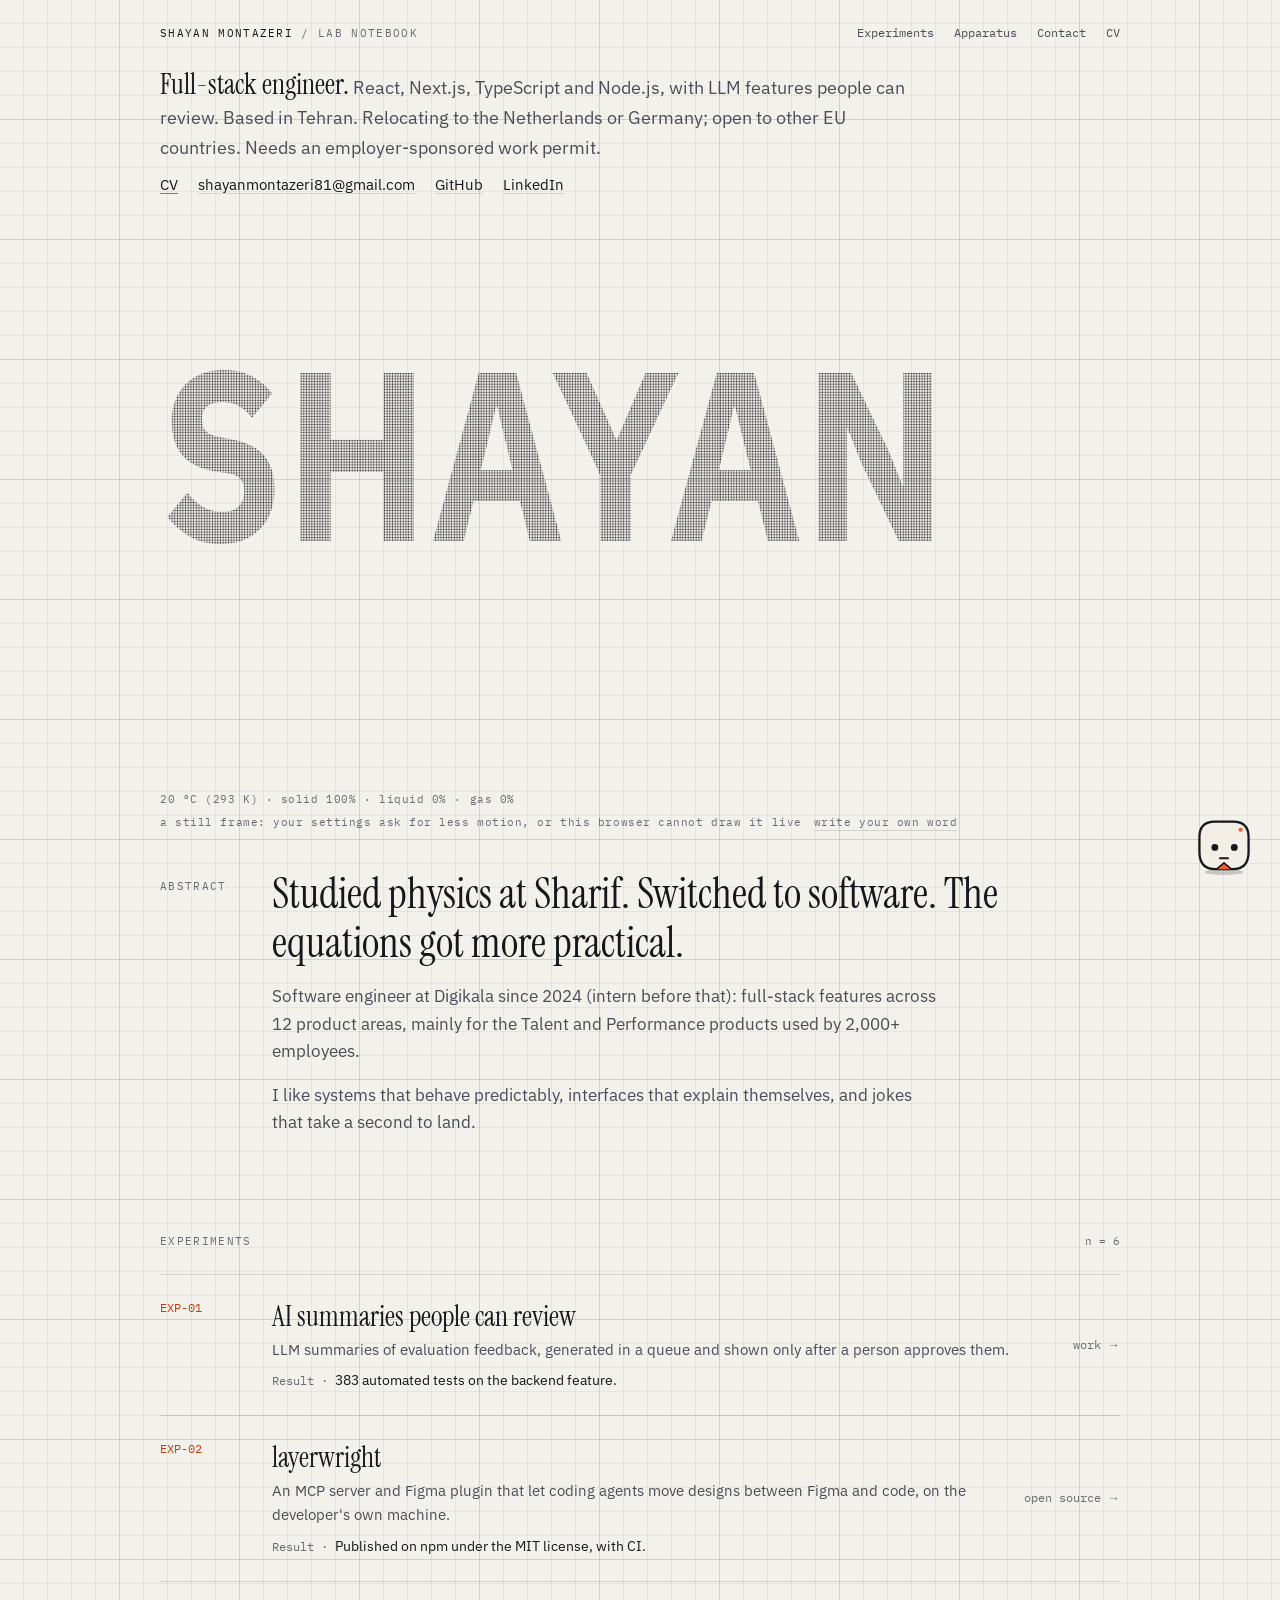
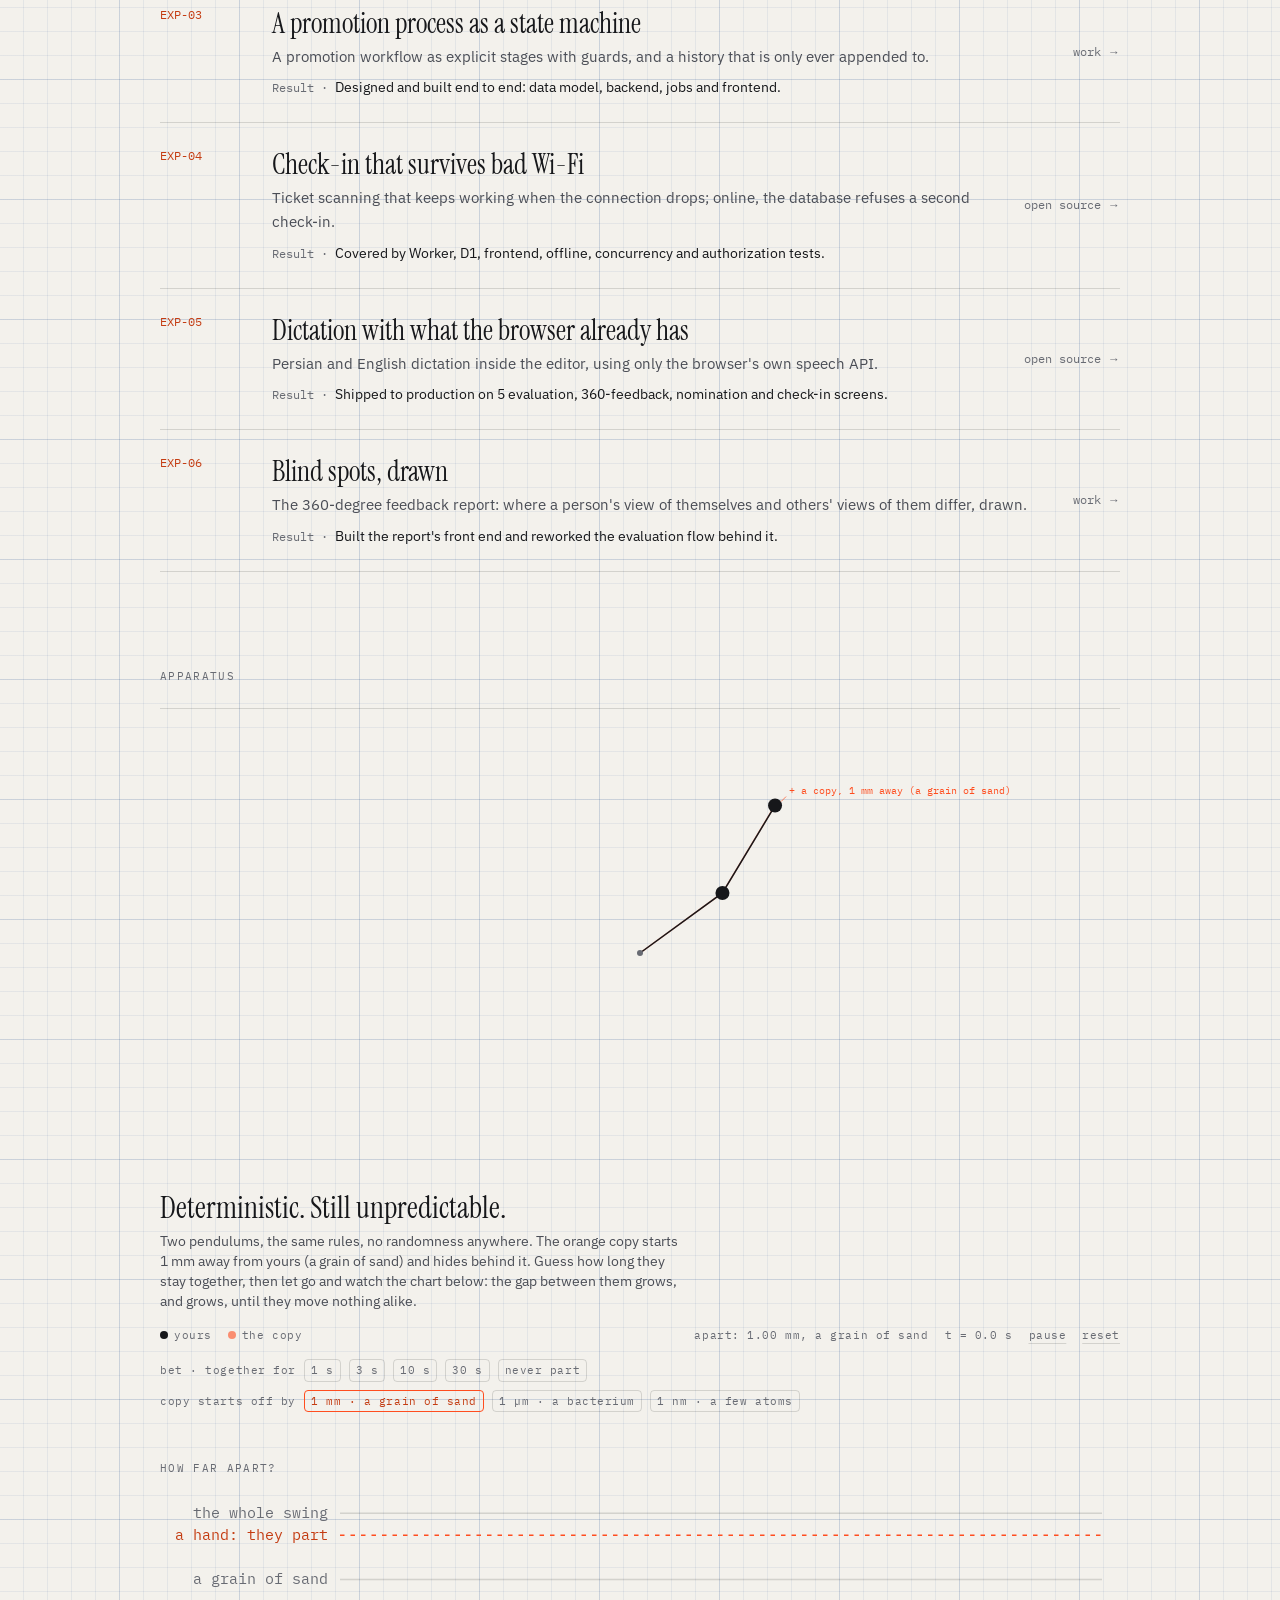
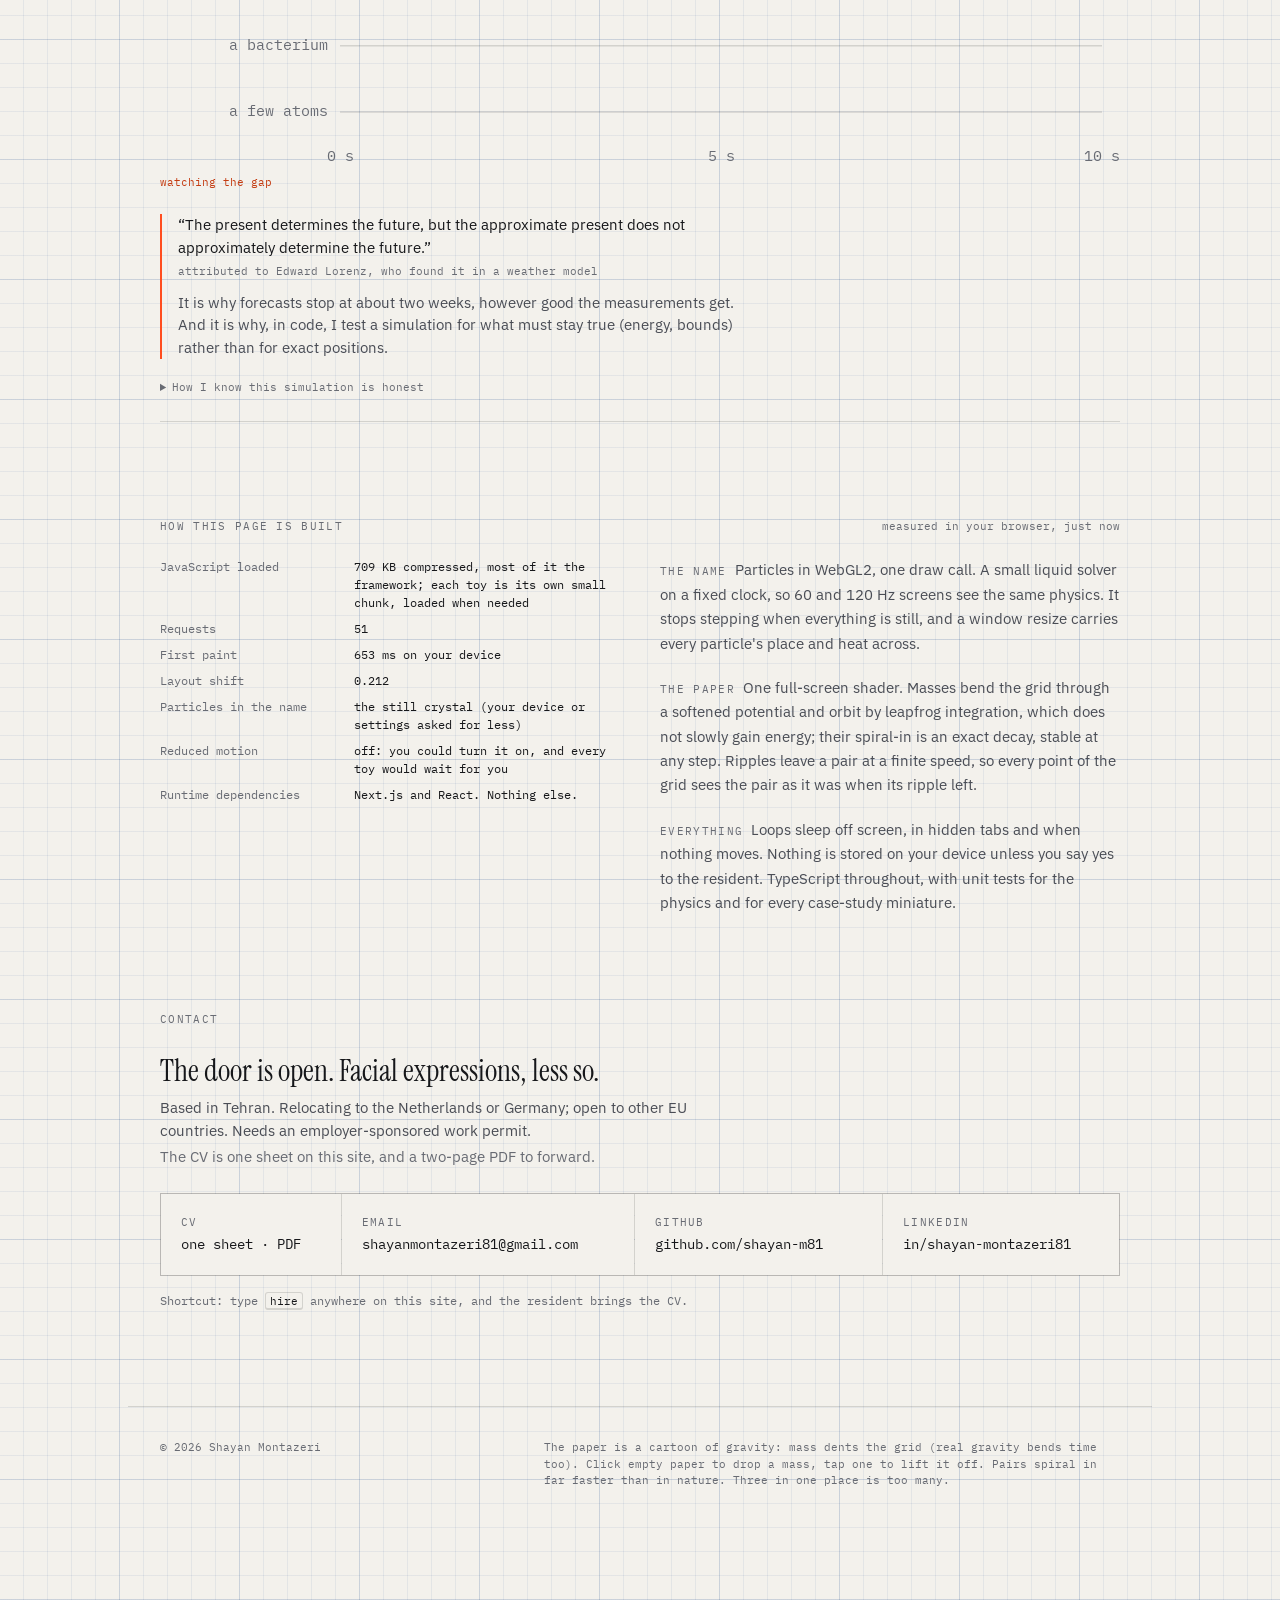
<file: index.html>
<!DOCTYPE html><html lang="en" class="sans_8cfd366e-module__dZOgLq__variable mono_6d2b035-module__jGFyya__variable display_9079dc59-module__O7WTVq__variable"><head><meta charSet="utf-8"/><meta name="viewport" content="width=device-width, initial-scale=1"/><link rel="preload" href="/_next/static/media/ibm_plex_mono_latin_400_normal.p.15bn-bt6r468-.woff2" as="font" crossorigin="" type="font/woff2"/><link rel="preload" href="/_next/static/media/ibm_plex_sans_latin_400_normal-s.p.0l-vv37ssd90w.woff2" as="font" crossorigin="" type="font/woff2"/><link rel="preload" href="/_next/static/media/ibm_plex_sans_latin_700_normal-s.p.0~z9rsupns3rv.woff2" as="font" crossorigin="" type="font/woff2"/><link rel="preload" href="/_next/static/media/instrument_serif_latin_400_normal-s.p.16egmc1t~e81l.woff2" as="font" crossorigin="" type="font/woff2"/><link rel="stylesheet" href="/_next/static/chunks/0a2r5zpljf6ub.css" data-precedence="next"/><link rel="preload" as="script" fetchPriority="low" href="/_next/static/chunks/07iwn3dl.fn-..js"/><script src="/_next/static/chunks/07uz2g0_38qia.js" async=""></script><script src="/_next/static/chunks/08dypk6wl8mhd.js" async=""></script><script src="/_next/static/chunks/07lhk_q6pmm3r.js" async=""></script><script src="/_next/static/chunks/turbopack-0zt7ewqba6dx..js" async=""></script><script src="/_next/static/chunks/0ei3w8_l5bdvl.js" async=""></script><script src="/_next/static/chunks/0d3shmwh5_nmn.js" async=""></script><script src="/_next/static/chunks/0i5a3ouo_kt2o.js" async=""></script><script src="/_next/static/chunks/0klgqh6s23k0d.js" async=""></script><script src="/_next/static/chunks/085oqykrnlk.i.js" async=""></script><meta name="next-size-adjust" content=""/><meta name="theme-color" content="#f3f1ec" media="(prefers-color-scheme: light)"/><meta name="theme-color" content="#0d0e10" media="(prefers-color-scheme: dark)"/><title>Shayan Montazeri — lab notebook</title><meta name="description" content="Software engineer who studied physics. I build full-stack product features with React, Next.js, TypeScript and Node.js, including LLM features that have to be dependable."/><link rel="author" href="/humans.txt"/><meta name="author" content="Shayan Montazeri"/><link rel="canonical" href="https://shayan-m81.github.io/"/><meta property="og:title" content="Shayan Montazeri — lab notebook"/><meta property="og:description" content="Software engineer who studied physics. I build full-stack product features with React, Next.js, TypeScript and Node.js, including LLM features that have to be dependable."/><meta property="og:url" content="https://shayan-m81.github.io/"/><meta property="og:image" content="https://shayan-m81.github.io/og.png"/><meta property="og:image:width" content="1200"/><meta property="og:image:height" content="630"/><meta property="og:image:alt" content="Shayan Montazeri: full-stack engineer. React, Next.js, TypeScript and Node.js, with LLM features people can review."/><meta property="og:type" content="website"/><meta name="twitter:card" content="summary_large_image"/><meta name="twitter:title" content="Shayan Montazeri — lab notebook"/><meta name="twitter:description" content="Software engineer who studied physics. I build full-stack product features with React, Next.js, TypeScript and Node.js, including LLM features that have to be dependable."/><meta name="twitter:image" content="https://shayan-m81.github.io/og.png"/><link rel="icon" href="/icon.svg?icon.17_fh_a4utl~5.svg" sizes="any" type="image/svg+xml"/><script src="/_next/static/chunks/03~yq9q893hmn.js" noModule=""></script></head><body><div hidden=""><!--$--><!--/$--></div><div class="intro " role="status" aria-label="Opening the lab notebook"><div class="intro-card"><svg viewBox="0 0 56 56" width="64" height="64" aria-hidden="true" class="intro-face"><ellipse cx="28" cy="52.5" rx="17" ry="2.6" fill="#000" opacity="0.18"/><path d="M20 8.5 H36 C45 8.5 49.5 13 49.5 22 V35 C49.5 45 45 50 35.5 50 H20.5 C11 50 6.5 45 6.5 35 V22 C6.5 13 11 8.5 20 8.5 Z" fill="#f4efe6" stroke="#16171a" stroke-width="2"/><path d="M21.5 50 L28 44.5 L34.5 50" fill="#ff5a2a" stroke="#16171a" stroke-width="1.4" stroke-linejoin="round"/><circle cx="42.5" cy="15.5" r="1.8" fill="#ff5a2a"/><ellipse cx="20" cy="31" rx="3" ry="3" fill="#16171a"/><ellipse cx="37" cy="31" rx="3" ry="3" fill="#16171a"/><path d="M24.5 40.5 L31.5 40.5" stroke="#16171a" stroke-width="1.7" stroke-linecap="round" fill="none"/></svg><p class="intro-label">Lab notebook · No. 1</p><p class="intro-name">Shayan Montazeri</p><ul class="intro-steps" aria-hidden="true"><li><span class="intro-mark">·</span>calibrating gravity</li><li><span class="intro-mark">·</span>building the name from particles</li><li><span class="intro-mark">·</span>waking the resident</li></ul><span class="intro-bar" aria-hidden="true"><span style="transform:scaleX(0.080)"></span></span></div></div><canvas aria-hidden="true" data-spacetime="true" class="pointer-events-none fixed inset-0 -z-10 h-lvh w-screen"></canvas><div aria-hidden="true" class="pointer-events-none fixed bottom-[84px] right-4 z-40 w-[136px] rounded-sm border border-rule bg-paper px-2 py-1.5 opacity-0 transition-opacity duration-500 has-[canvas[data-on=true]]:opacity-100 sm:bottom-[104px] sm:right-6"><span class="block font-mono text-[10px] tracking-wider text-ink-3">strain h(t)</span><canvas class="mt-1 block h-9 w-full"></canvas></div><a href="#main" class="skip-link">Skip to content</a><header class="mx-auto flex max-w-5xl flex-col gap-2 px-5 pt-6 sm:flex-row sm:items-center sm:justify-between sm:gap-6 sm:px-8"><a class="label !text-ink no-underline" href="/">Shayan Montazeri<!-- --> <span class="text-ink-3">/ lab notebook</span></a><nav class="flex gap-4 whitespace-nowrap font-mono text-[11px] text-ink-2 sm:gap-5 sm:text-[12px]"><a class="tap-area hover:text-ink" href="/#experiments">Experiments</a><a class="tap-area hover:text-ink" href="/#apparatus">Apparatus</a><a class="tap-area hover:text-ink" href="/#contact">Contact</a><a class="tap-area no-underline hover:text-ink" href="/cv/">CV</a><button type="button" class="tap-area text-signal-ink hover:text-ink">Tour</button></nav></header><div data-paper="true" class="overflow-x-clip"><main id="main" class="mx-auto max-w-5xl px-5 sm:px-8"><section aria-labelledby="who" class="pt-6"><h1 id="who" class="max-w-3xl text-[17px] leading-relaxed text-ink-2 sm:text-lg"><span class="sr-only">Shayan Montazeri<!-- -->, </span><span class="font-display text-2xl text-ink sm:text-[28px]">Full-stack engineer<!-- -->.</span> <!-- -->React, Next.js, TypeScript and Node.js, with LLM features people can review.<!-- --> <span class="text-ink-2">Based in Tehran. Relocating to the Netherlands or Germany; open to other EU countries. Needs an employer-sponsored work permit.</span></h1><p class="mt-3 flex flex-wrap gap-x-5 gap-y-1 text-[15px]"><a class="text-ink underline decoration-signal underline-offset-4" href="/cv/">CV</a><a href="mailto:shayanmontazeri81@gmail.com" class="text-ink underline decoration-rule underline-offset-4 hover:decoration-signal">shayanmontazeri81@gmail.com</a><a href="https://github.com/shayan-m81" target="_blank" rel="noopener noreferrer" class="text-ink underline decoration-rule underline-offset-4 hover:decoration-signal">GitHub</a><a href="https://www.linkedin.com/in/shayan-montazeri81" target="_blank" rel="noopener noreferrer" class="text-ink underline decoration-rule underline-offset-4 hover:decoration-signal">LinkedIn</a></p><div><div class="relative"><div role="img" data-tour="name" aria-label="The name SHAYAN, drawn as a crystal of particles" class="relative h-[clamp(260px,40vh,340px)] w-full touch-pan-y select-none sm:h-[58vh] sm:min-h-[300px]"><svg viewBox="0 0 1000 300" preserveAspectRatio="xMidYMid meet" aria-hidden="true" class="absolute inset-0 h-full w-full text-ink transition-opacity duration-300 opacity-100"><defs><pattern id="lattice-28" width="2.8" height="2.8" patternUnits="userSpaceOnUse"><circle cx="1.4" cy="1.4" r="0.868" fill="currentColor"></circle></pattern><pattern id="lattice-40" width="4" height="4" patternUnits="userSpaceOnUse"><circle cx="2" cy="2" r="1.24" fill="currentColor"></circle></pattern><pattern id="lattice-50" width="5" height="5" patternUnits="userSpaceOnUse"><circle cx="2.5" cy="2.5" r="1.55" fill="currentColor"></circle></pattern><pattern id="lattice-70" width="7" height="7" patternUnits="userSpaceOnUse"><circle cx="3.5" cy="3.5" r="2.17" fill="currentColor"></circle></pattern></defs><text x="0" y="237" textLength="820" lengthAdjust="spacingAndGlyphs" font-size="250" font-weight="700" class="hero-name font-sans">SHAYAN</text></svg><canvas aria-hidden="true" class="pointer-events-none absolute -z-[1]" style="inset:-48px;width:calc(100% + 96px);height:calc(100% + 96px)"></canvas><canvas aria-hidden="true" class="hero-fx pointer-events-none absolute -z-[1]" style="inset:-96px;width:calc(100% + 192px);height:calc(100% + 192px)"></canvas></div><div data-tour="thermostat" class="thermostat"><span aria-hidden="true" class="thermostat-tube"></span><span aria-hidden="true" class="thermostat-bulb"></span><div role="radiogroup" aria-label="Temperature"><button type="button" role="radio" aria-checked="true" aria-label="room, 20 °C, 293 kelvin: solid" tabindex="0" class="thermostat-stop" style="--t:0.0000"><span aria-hidden="true" class="thermostat-tick"></span><span aria-hidden="true" class="thermostat-label"><span class="thermostat-name">room</span>20 °C</span></button><button type="button" role="radio" aria-checked="false" aria-label="solder melts, 180 °C, 450 kelvin: the first letters melt" tabindex="-1" class="thermostat-stop" style="--t:0.2500"><span aria-hidden="true" class="thermostat-tick"></span><span aria-hidden="true" class="thermostat-label"><span class="thermostat-name">solder melts</span>180 °C</span></button><button type="button" role="radio" aria-checked="false" aria-label="pizza oven, 400 °C, 670 kelvin: liquid" tabindex="-1" class="thermostat-stop" style="--t:0.5000"><span aria-hidden="true" class="thermostat-tick"></span><span aria-hidden="true" class="thermostat-label"><span class="thermostat-name">pizza oven</span>400 °C</span></button><button type="button" role="radio" aria-checked="false" aria-label="glows red, 730 °C, 1000 kelvin: liquid, glowing" tabindex="-1" class="thermostat-stop" style="--t:0.7500"><span aria-hidden="true" class="thermostat-tick"></span><span aria-hidden="true" class="thermostat-label"><span class="thermostat-name">glows red</span>730 °C</span></button><button type="button" role="radio" aria-checked="false" aria-label="almost lava, 980 °C, 1250 kelvin: boiling away" tabindex="-1" class="thermostat-stop" style="--t:1.0000"><span aria-hidden="true" class="thermostat-tick"></span><span aria-hidden="true" class="thermostat-label"><span class="thermostat-name">almost lava</span>980 °C</span></button></div><span aria-hidden="true" class="thermostat-knob"></span></div></div><div aria-hidden="false" class="hero-controls mt-3 font-mono text-[11px] "><div role="toolbar" aria-label="Tools for the name" class="flex flex-nowrap items-center gap-2"><button type="button" aria-pressed="false" class="hero-tool"><svg viewBox="0 0 16 16" aria-hidden="true" class="h-3.5 w-3.5"><path d="M4 9V4.5a1 1 0 0 1 2 0V8m0-4.5V3a1 1 0 0 1 2 0v5m0-4a1 1 0 0 1 2 0v4.5m0-3a1 1 0 0 1 2 0V10a5 5 0 0 1-5 5H7.5A4 4 0 0 1 4 13L2.4 10a1 1 0 0 1 1.6-1.2L5 10" fill="none" stroke="currentColor" stroke-width="1.3" stroke-linecap="round" stroke-linejoin="round"></path></svg>hand</button><button type="button" aria-pressed="true" class="hero-tool hero-tool-on"><svg viewBox="0 0 16 16" aria-hidden="true" class="h-3.5 w-3.5"><path d="M8 1.5c.5 2.5 3.5 3.8 3.5 7.2A3.5 3.5 0 0 1 8 12.2a3.5 3.5 0 0 1-3.5-3.5C4.5 6.5 6 6 6 4c1 .8 1.3 1.8 1.2 2.7C8.3 5.6 8.3 3.5 8 1.5ZM8 12.2V15" fill="none" stroke="currentColor" stroke-width="1.3" stroke-linecap="round" stroke-linejoin="round"></path></svg>blowtorch</button><button type="button" aria-pressed="false" class="hero-tool"><svg viewBox="0 0 16 16" aria-hidden="true" class="h-3.5 w-3.5"><path d="M8 1v14M2 4.5l12 7M2 11.5l12-7M6 2.5 8 4l2-1.5M6 13.5 8 12l2 1.5" fill="none" stroke="currentColor" stroke-width="1.3" stroke-linecap="round" stroke-linejoin="round"></path></svg>freeze spray</button></div><p class="mt-1.5 truncate text-ink-3"><span class="pointer-coarse:hidden">about 1300 °C at the tip: melts, then boils<!-- --> · esc puts it down</span><span class="hidden pointer-coarse:inline">touch the name · it works above your finger</span></p></div><div class="pointer-events-none mt-3 flex flex-col items-start gap-1.5 font-mono text-[11px] tracking-wider text-ink-3"><span><span class="sm:hidden">room · </span><span>20 °C (293 K)</span><span class="hidden sm:inline"> · </span><span class="block sm:inline">solid 100% · liquid 0% · gas 0%</span></span><span class="flex flex-wrap items-center gap-x-3"><span class="min-h-[3em] basis-full sm:min-h-0 sm:basis-auto">pick a temperature, or a tool and press on the name</span><span class="pointer-events-auto flex gap-3"><button type="button" class="tap-area underline decoration-rule underline-offset-4 hover:text-ink">write your own word</button></span></span></div></div><div class="mt-10 grid gap-8 sm:grid-cols-[88px_1fr] sm:gap-6"><span class="label pt-2">Abstract</span><div class="space-y-4" data-tour="abstract"><p class="font-display text-3xl leading-[1.15] sm:text-[42px]">Studied physics at Sharif. Switched to software. The equations got more practical.</p><p class="max-w-2xl text-[17px] leading-relaxed text-ink-2">Software engineer at Digikala since 2024 (intern before that): full-stack features across 12 product areas, mainly for the Talent and Performance products used by 2,000+ employees.</p><p class="max-w-2xl text-[17px] leading-relaxed text-ink-2">I like systems that behave predictably, interfaces that explain themselves, and jokes that take a second to land.</p></div></div></section><section id="experiments" aria-labelledby="exp-title" class="mt-24 scroll-mt-8" data-tour="experiments"><div class="mb-6 flex items-baseline justify-between"><h2 id="exp-title" class="label">Experiments</h2><span class="font-mono text-[11px] text-ink-3">n = <!-- -->6</span></div><ol class="divide-y divide-rule border-y border-rule"><li><a class="group grid gap-2 py-6 no-underline sm:grid-cols-[88px_1fr_auto] sm:gap-6" href="/experiments/ai-summaries/"><span class="font-mono text-[12px] text-signal-ink">EXP-01</span><span><span class="block font-display text-2xl leading-tight text-ink transition-colors group-hover:text-signal-ink sm:text-[28px]">AI summaries people can review</span><span class="mt-1 block text-[15px] leading-relaxed text-ink-2">LLM summaries of evaluation feedback, generated in a queue and shown only after a person approves them.</span><span class="mt-2 block text-[14px] text-ink"><span class="font-mono text-[12px] text-ink-3">Result · </span>383 automated tests on the backend feature.</span></span><span class="font-mono text-[12px] text-ink-3 transition-colors group-hover:text-signal-ink sm:self-center">work<!-- --> →</span></a></li><li><a class="group grid gap-2 py-6 no-underline sm:grid-cols-[88px_1fr_auto] sm:gap-6" href="/experiments/layerwright/"><span class="font-mono text-[12px] text-signal-ink">EXP-02</span><span><span class="block font-display text-2xl leading-tight text-ink transition-colors group-hover:text-signal-ink sm:text-[28px]">layerwright</span><span class="mt-1 block text-[15px] leading-relaxed text-ink-2">An MCP server and Figma plugin that let coding agents move designs between Figma and code, on the developer&#x27;s own machine.</span><span class="mt-2 block text-[14px] text-ink"><span class="font-mono text-[12px] text-ink-3">Result · </span>Published on npm under the MIT license, with CI.</span></span><span class="font-mono text-[12px] text-ink-3 transition-colors group-hover:text-signal-ink sm:self-center">open source<!-- --> →</span></a></li><li><a class="group grid gap-2 py-6 no-underline sm:grid-cols-[88px_1fr_auto] sm:gap-6" href="/experiments/promotion-state-machine/"><span class="font-mono text-[12px] text-signal-ink">EXP-03</span><span><span class="block font-display text-2xl leading-tight text-ink transition-colors group-hover:text-signal-ink sm:text-[28px]">A promotion process as a state machine</span><span class="mt-1 block text-[15px] leading-relaxed text-ink-2">A promotion workflow as explicit stages with guards, and a history that is only ever appended to.</span><span class="mt-2 block text-[14px] text-ink"><span class="font-mono text-[12px] text-ink-3">Result · </span>Designed and built end to end: data model, backend, jobs and frontend.</span></span><span class="font-mono text-[12px] text-ink-3 transition-colors group-hover:text-signal-ink sm:self-center">work<!-- --> →</span></a></li><li><a class="group grid gap-2 py-6 no-underline sm:grid-cols-[88px_1fr_auto] sm:gap-6" href="/experiments/offline-check-in/"><span class="font-mono text-[12px] text-signal-ink">EXP-04</span><span><span class="block font-display text-2xl leading-tight text-ink transition-colors group-hover:text-signal-ink sm:text-[28px]">Check-in that survives bad Wi-Fi</span><span class="mt-1 block text-[15px] leading-relaxed text-ink-2">Ticket scanning that keeps working when the connection drops; online, the database refuses a second check-in.</span><span class="mt-2 block text-[14px] text-ink"><span class="font-mono text-[12px] text-ink-3">Result · </span>Covered by Worker, D1, frontend, offline, concurrency and authorization tests.</span></span><span class="font-mono text-[12px] text-ink-3 transition-colors group-hover:text-signal-ink sm:self-center">open source<!-- --> →</span></a></li><li><a class="group grid gap-2 py-6 no-underline sm:grid-cols-[88px_1fr_auto] sm:gap-6" href="/experiments/persian-dictation/"><span class="font-mono text-[12px] text-signal-ink">EXP-05</span><span><span class="block font-display text-2xl leading-tight text-ink transition-colors group-hover:text-signal-ink sm:text-[28px]">Dictation with what the browser already has</span><span class="mt-1 block text-[15px] leading-relaxed text-ink-2">Persian and English dictation inside the editor, using only the browser&#x27;s own speech API.</span><span class="mt-2 block text-[14px] text-ink"><span class="font-mono text-[12px] text-ink-3">Result · </span>Shipped to production on 5 evaluation, 360-feedback, nomination and check-in screens.</span></span><span class="font-mono text-[12px] text-ink-3 transition-colors group-hover:text-signal-ink sm:self-center">open source<!-- --> →</span></a></li><li><a class="group grid gap-2 py-6 no-underline sm:grid-cols-[88px_1fr_auto] sm:gap-6" href="/experiments/360-report/"><span class="font-mono text-[12px] text-signal-ink">EXP-06</span><span><span class="block font-display text-2xl leading-tight text-ink transition-colors group-hover:text-signal-ink sm:text-[28px]">Blind spots, drawn</span><span class="mt-1 block text-[15px] leading-relaxed text-ink-2">The 360-degree feedback report: where a person&#x27;s view of themselves and others&#x27; views of them differ, drawn.</span><span class="mt-2 block text-[14px] text-ink"><span class="font-mono text-[12px] text-ink-3">Result · </span>Built the report&#x27;s front end and reworked the evaluation flow behind it.</span></span><span class="font-mono text-[12px] text-ink-3 transition-colors group-hover:text-signal-ink sm:self-center">work<!-- --> →</span></a></li></ol></section><section id="apparatus" aria-labelledby="app-title" class="mt-24 scroll-mt-8" data-tour="apparatus"><h2 id="app-title" class="label mb-6">Apparatus</h2><div><figure class="relative border-y border-rule py-6"><div class="h-[380px] w-full sm:h-[440px]" aria-hidden="true"></div><figcaption class="mt-4"><p class="font-display text-2xl leading-tight sm:text-3xl">Deterministic. Still unpredictable.</p><p class="mt-1 max-w-prose text-sm text-ink-2">Two pendulums, the same rules, no randomness anywhere. The orange copy starts 1 mm away from yours (a grain of sand) and hides behind it. Guess how long they stay together, then let go and watch the chart below: the gap between them grows, and grows, until they move nothing alike.</p></figcaption></figure></div></section><section id="built" aria-labelledby="built-title" class="mt-24 scroll-mt-8" data-tour="built"><div class="mb-6 flex flex-wrap items-baseline justify-between gap-2"><h2 id="built-title" class="label">How this page is built</h2><span class="font-mono text-[11px] text-ink-3">measured in your browser, just now</span></div><div class="grid gap-10 lg:grid-cols-[1fr_1fr]"><dl class="grid content-start gap-x-6 gap-y-2 font-mono text-[12px] sm:grid-cols-[170px_1fr]"><div class="contents"><dt class="text-ink-3">JavaScript loaded</dt><dd class="text-ink">measuring…</dd></div><div class="contents"><dt class="text-ink-3">Requests</dt><dd class="text-ink">measuring…</dd></div><div class="contents"><dt class="text-ink-3">First paint</dt><dd class="text-ink">measuring…</dd></div><div class="contents"><dt class="text-ink-3">Layout shift</dt><dd class="text-ink">measuring…</dd></div><div class="contents"><dt class="text-ink-3">Particles in the name</dt><dd class="text-ink">measuring…</dd></div><div class="contents"><dt class="text-ink-3">Reduced motion</dt><dd class="text-ink">…</dd></div><div class="contents"><dt class="text-ink-3">Runtime dependencies</dt><dd class="text-ink">Next.js and React. Nothing else.</dd></div></dl><div class="grid gap-5 text-[15px] leading-relaxed text-ink-2"><p><span class="label mr-2">The name</span>Particles in WebGL2, one draw call. A small liquid solver on a fixed clock, so 60 and 120 Hz screens see the same physics. It stops stepping when everything is still, and a window resize carries every particle&#x27;s place and heat across.</p><p><span class="label mr-2">The paper</span>One full-screen shader. Masses bend the grid through a softened potential and orbit by leapfrog integration, which does not slowly gain energy; their spiral-in is an exact decay, stable at any step. Ripples leave a pair at a finite speed, so every point of the grid sees the pair as it was when its ripple left.</p><p><span class="label mr-2">Everything</span>Loops sleep off screen, in hidden tabs and when nothing moves. Nothing is stored on your device unless you say yes to the resident. TypeScript throughout, with unit tests for the physics and for every case-study miniature.</p></div></div></section><section id="contact" aria-labelledby="contact-title" class="mt-24 scroll-mt-8" data-tour="contact"><h2 id="contact-title" class="label mb-6">Contact</h2><p class="max-w-xl font-display text-3xl leading-tight">The door is open. Facial expressions, less so.</p><p class="mt-2 max-w-xl text-[15px] text-ink-2">Based in Tehran. Relocating to the Netherlands or Germany; open to other EU countries. Needs an employer-sponsored work permit.</p><p class="mb-6 mt-1 max-w-xl text-[15px] text-ink-3">The CV is one sheet on this site, and a two-page PDF to forward.</p><ul class="grid gap-px overflow-hidden border border-rule bg-rule sm:grid-cols-2 lg:grid-cols-[0.8fr_1.3fr_1.1fr_1.05fr]"><li class="bg-paper"><a href="/cv/" class="block px-5 py-5 no-underline transition-colors hover:bg-paper-2"><span class="label block">CV</span><span class="mt-1 block font-mono text-[14px] text-ink [overflow-wrap:anywhere]">one sheet · PDF</span></a></li><li class="bg-paper"><a href="mailto:shayanmontazeri81@gmail.com" class="block px-5 py-5 no-underline transition-colors hover:bg-paper-2"><span class="label block">Email</span><span class="mt-1 block font-mono text-[14px] text-ink [overflow-wrap:anywhere]">shayanmontazeri81@gmail.com</span></a></li><li class="bg-paper"><a href="https://github.com/shayan-m81" target="_blank" rel="noopener noreferrer" class="block px-5 py-5 no-underline transition-colors hover:bg-paper-2"><span class="label block">GitHub</span><span class="mt-1 block font-mono text-[14px] text-ink [overflow-wrap:anywhere]">github.com/shayan-m81</span></a></li><li class="bg-paper"><a href="https://www.linkedin.com/in/shayan-montazeri81" target="_blank" rel="noopener noreferrer" class="block px-5 py-5 no-underline transition-colors hover:bg-paper-2"><span class="label block">LinkedIn</span><span class="mt-1 block font-mono text-[14px] text-ink [overflow-wrap:anywhere]">in/shayan-montazeri81</span></a></li></ul><p class="keyboard-only mt-4 font-mono text-[12px] text-ink-3">Shortcut: type <kbd>hire</kbd> anywhere on this site, and the resident brings the CV.</p></section><!--$--><!--/$--></main></div><footer class="mx-auto mt-24 flex max-w-5xl flex-wrap justify-between gap-2 border-t border-rule px-5 pt-8 pb-24 font-mono text-[11px] text-ink-3 sm:px-8 sm:pb-28"><span>© <!-- -->2026<!-- --> <!-- -->Shayan Montazeri</span><span class="max-w-xl">The paper is a cartoon of gravity: mass dents the grid (real gravity bends time too). <span class="pointer-coarse:hidden">Click</span><span class="hidden pointer-coarse:inline">Tap</span> empty paper to drop a mass, tap one to lift it off. Pairs spiral in far faster than in nature. Three in one place is too many.</span></footer><div class="resident-dock fixed bottom-4 right-4 z-40 flex max-w-[calc(100vw-2rem)] items-end gap-2 sm:bottom-6 sm:right-6 sm:max-w-[calc(100vw-3rem)]"><div aria-live="polite" class="pointer-events-none min-w-0 max-w-[288px]"></div><div class="relative shrink-0"><span role="tooltip" id="resident-tip" class="resident-bubble resident-tip absolute bottom-full right-0 mb-2 w-[248px]"><span class="mb-1.5 block min-h-[1.375em] text-[14px] leading-snug text-ink"></span><svg viewBox="0 0 100 60" aria-hidden="true" class="mb-1 h-9 w-full text-ink"><path d="M 15.36 34.00 A 40 40 0 0 1 84.64 34.00" fill="none" stroke="var(--rule)" stroke-width="1.5"></path><path d="M 33.73 17.46 A 40 40 0 0 1 43.33 14.56" fill="none" stroke="var(--ink-3)" stroke-width="4"></path><path d="M 76.77 24.27 A 40 40 0 0 1 84.64 34.00" fill="none" stroke="var(--signal)" stroke-width="4"></path><path d="M 13.63 33.00 L 10.16 31.00" stroke="var(--ink-3)" stroke-width="1"></path><path d="M 29.00 17.63 L 27.00 14.16" stroke="var(--ink-3)" stroke-width="1"></path><path d="M 50.00 12.00 L 50.00 8.00" stroke="var(--ink-3)" stroke-width="1"></path><path d="M 71.00 17.63 L 73.00 14.16" stroke="var(--ink-3)" stroke-width="1"></path><path d="M 86.37 33.00 L 89.84 31.00" stroke="var(--ink-3)" stroke-width="1"></path><line x1="50" y1="54" x2="50" y2="18" stroke="currentColor" stroke-width="1.5" stroke-linecap="round" transform="rotate(-16.800000000000004 50 54)"></line><circle cx="50" cy="54" r="2.5" fill="currentColor"></circle></svg><span class="block font-mono text-[11px] text-ink-2">Excitement level: within normal range. Found 0 of 13.</span></span><button type="button" popoverTarget="lab-menu" aria-label="The resident: open the lab menu" aria-describedby="resident-tip" class="resident-button block rounded-2xl transition duration-200 hover:-translate-y-0.5 "><span class="block "><svg viewBox="0 0 56 56" aria-hidden="true" class="resident-breathe h-14 w-14 sm:h-16 sm:w-16"><ellipse cx="28" cy="52.5" rx="17" ry="2.6" fill="#000" opacity="0.18"/><path d="M20 8.5 H36 C45 8.5 49.5 13 49.5 22 V35 C49.5 45 45 50 35.5 50 H20.5 C11 50 6.5 45 6.5 35 V22 C6.5 13 11 8.5 20 8.5 Z" fill="#f4efe6" stroke="#16171a" stroke-width="2"/><path d="M21.5 50 L28 44.5 L34.5 50" fill="#ff5a2a" stroke="#16171a" stroke-width="1.4" stroke-linejoin="round"/><circle cx="42.5" cy="15.5" r="1.8" fill="#ff5a2a"/><ellipse cx="20" cy="31" rx="3" ry="3" fill="#16171a"/><ellipse cx="37" cy="31" rx="3" ry="3" fill="#16171a"/><path d="M24.5 40.5 L31.5 40.5" stroke="#16171a" stroke-width="1.7" stroke-linecap="round" fill="none"/></svg></span></button><div id="lab-menu" popover="auto" role="dialog" aria-labelledby="lab-menu-title" class="lab-menu"><div class="lab-menu-scroll"><div class="flex items-start gap-3 p-3"><button type="button" aria-label="Poke the resident" class="resident-button shrink-0 rounded-xl"><span class="block "><svg viewBox="0 0 56 56" aria-hidden="true" class="h-14 w-14"><ellipse cx="28" cy="52.5" rx="17" ry="2.6" fill="#000" opacity="0.18"/><path d="M20 8.5 H36 C45 8.5 49.5 13 49.5 22 V35 C49.5 45 45 50 35.5 50 H20.5 C11 50 6.5 45 6.5 35 V22 C6.5 13 11 8.5 20 8.5 Z" fill="#f4efe6" stroke="#16171a" stroke-width="2"/><path d="M21.5 50 L28 44.5 L34.5 50" fill="#ff5a2a" stroke="#16171a" stroke-width="1.4" stroke-linejoin="round"/><circle cx="42.5" cy="15.5" r="1.8" fill="#ff5a2a"/><ellipse cx="20" cy="31" rx="3" ry="3" fill="#16171a"/><ellipse cx="37" cy="31" rx="3" ry="3" fill="#16171a"/><path d="M24.5 40.5 L31.5 40.5" stroke="#16171a" stroke-width="1.7" stroke-linecap="round" fill="none"/></svg></span></button><div class="min-w-0 flex-1"><p id="lab-menu-title" class="label">The resident · lab assistant</p><p class="mt-1 text-[14px] leading-snug text-ink"></p><p class="mt-1 font-mono text-[11px] text-ink-2">Excitement level: within normal range. Found 0 of 13.</p></div></div><div class="border-t border-rule px-2 pb-2 pt-2.5"><p class="label px-2 pb-1.5">Try something</p><div class="grid gap-0.5"><button type="button" class="lab-play"><span class="lab-play-icon"><svg viewBox="0 0 20 20" width="20" height="20" aria-hidden="true" fill="none" stroke="currentColor" stroke-width="1.5" stroke-linecap="round" stroke-linejoin="round"><ellipse cx="10" cy="11" rx="8" ry="2.6"></ellipse><path d="M4.6 9.4a5.6 5.4 0 0 1 10.8 0"></path><circle cx="10" cy="11" r="3.4" fill="currentColor" stroke="none"></circle></svg></span><span class="min-w-0"><span class="lab-play-title">Make a black hole</span><span class="lab-play-note">The page falls in. He copes.</span></span><span aria-hidden="true" class="lab-play-go">→</span></button></div></div><div class="grid grid-cols-3 gap-1.5 border-t border-rule p-2.5 font-mono text-[11px]"><button type="button" class="lab-tool"><svg viewBox="0 0 20 20" width="18" height="18" aria-hidden="true" fill="none" stroke="currentColor" stroke-width="1.5" stroke-linecap="round" stroke-linejoin="round"><path d="M5.5 2.5h6.5l3 3v12h-9.5z"></path><path d="M8 8.5h5M8 11.5h5M8 14.5h3"></path></svg><span>visit report</span></button><button type="button" class="lab-tool"><svg viewBox="0 0 20 20" width="18" height="18" aria-hidden="true" fill="none" stroke="currentColor" stroke-width="1.5" stroke-linecap="round" stroke-linejoin="round"><path d="M15.6 12.2a6 6 0 1 1-1.4-6.4"></path><path d="M15 2.8v3.6h-3.6"></path></svg><span>reset lab</span></button><button type="button" class="lab-tool" aria-pressed="true"><svg viewBox="0 0 20 20" width="18" height="18" aria-hidden="true" fill="none" stroke="currentColor" stroke-width="1.5" stroke-linecap="round" stroke-linejoin="round"><path d="M3.5 4.5h13v9h-7l-3.5 3v-3h-2.5z"></path></svg><span>hints on</span></button></div><p class="keyboard-only border-t border-rule px-3 py-2 font-mono text-[11px] text-ink-2">Type <kbd>hire</kbd>, <kbd>cv</kbd> or <kbd>email</kbd> anywhere: I fetch the paperwork.</p><details class="border-t border-rule"><summary class="cursor-pointer px-3 py-2.5 font-mono text-[11px] text-ink-2 hover:text-ink">lab log · <!-- -->0<!-- --> <!-- -->entries<!-- --> · <!-- -->found 0 of 13.</summary><ol role="log" aria-label="Lab log" class="space-y-1.5 px-3 pb-3 font-mono text-[11px] leading-relaxed"></ol><div class="space-y-2 border-t border-rule p-3 font-mono text-[10px] leading-relaxed text-ink-3"><p>Found 0 of 13.<!-- --> <!-- -->The rest: no spoilers. The tour knows where they are.</p><p>May I remember you next time? Only in this browser; nothing is sent anywhere.<!-- --> <button type="button" class="underline decoration-rule underline-offset-4 hover:text-ink">yes</button> <button type="button" class="underline decoration-rule underline-offset-4 hover:text-ink">no</button></p></div></details></div></div></div></div><script src="/_next/static/chunks/07iwn3dl.fn-..js" id="_R_" async=""></script><script>(self.__next_f=self.__next_f||[]).push([0])</script><script>self.__next_f.push([1,"1:\"$Sreact.fragment\"\n2:I[77087,[\"/_next/static/chunks/0ei3w8_l5bdvl.js\",\"/_next/static/chunks/0d3shmwh5_nmn.js\",\"/_next/static/chunks/0i5a3ouo_kt2o.js\"],\"Intro\"]\n3:I[92927,[\"/_next/static/chunks/0ei3w8_l5bdvl.js\",\"/_next/static/chunks/0d3shmwh5_nmn.js\",\"/_next/static/chunks/0i5a3ouo_kt2o.js\"],\"Spacetime\"]\n4:I[22016,[\"/_next/static/chunks/0ei3w8_l5bdvl.js\",\"/_next/static/chunks/0d3shmwh5_nmn.js\",\"/_next/static/chunks/0i5a3ouo_kt2o.js\",\"/_next/static/chunks/0klgqh6s23k0d.js\",\"/_next/static/chunks/085oqykrnlk.i.js\"],\"\"]\n5:I[73438,[\"/_next/static/chunks/0ei3w8_l5bdvl.js\",\"/_next/static/chunks/0d3shmwh5_nmn.js\",\"/_next/static/chunks/0i5a3ouo_kt2o.js\"],\"Greeting\"]\n6:I[65828,[\"/_next/static/chunks/0ei3w8_l5bdvl.js\",\"/_next/static/chunks/0d3shmwh5_nmn.js\",\"/_next/static/chunks/0i5a3ouo_kt2o.js\"],\"SectionLink\"]\n7:I[18992,[\"/_next/static/chunks/0ei3w8_l5bdvl.js\",\"/_next/static/chunks/0d3shmwh5_nmn.js\",\"/_next/static/chunks/0i5a3ouo_kt2o.js\"],\"TourButton\"]\n8:I[39756,[\"/_next/static/chunks/0ei3w8_l5bdvl.js\",\"/_next/static/chunks/0d3shmwh5_nmn.js\",\"/_next/static/chunks/0i5a3ouo_kt2o.js\"],\"default\"]\n9:I[37457,[\"/_next/static/chunks/0ei3w8_l5bdvl.js\",\"/_next/static/chunks/0d3shmwh5_nmn.js\",\"/_next/static/chunks/0i5a3ouo_kt2o.js\"],\"default\"]\na:I[56280,[\"/_next/static/chunks/0ei3w8_l5bdvl.js\",\"/_next/static/chunks/0d3shmwh5_nmn.js\",\"/_next/static/chunks/0i5a3ouo_kt2o.js\"],\"Resident\"]\n18:I[68027,[\"/_next/static/chunks/0ei3w8_l5bdvl.js\",\"/_next/static/chunks/0d3shmwh5_nmn.js\",\"/_next/static/chunks/0i5a3ouo_kt2o.js\"],\"default\",1]\n:HL[\"/_next/static/chunks/0a2r5zpljf6ub.css\",\"style\"]\n:HL[\"/_next/static/media/ibm_plex_mono_latin_400_normal.p.15bn-bt6r468-.woff2\",\"font\",{\"crossOrigin\":\"\",\"type\":\"font/woff2\"}]\n:HL[\"/_next/static/media/ibm_plex_sans_latin_400_normal-s.p.0l-vv37ssd90w.woff2\",\"font\",{\"crossOrigin\":\"\",\"type\":\"font/woff2\"}]\n:HL[\"/_next/static/media/ibm_plex_sans_latin_700_normal-s.p.0~z9rsupns3rv.woff2\",\"font\",{\"crossOrigin\":\"\",\"type\":\"font/woff2\"}]\n:HL[\"/_next/static/media/instrument_serif_latin_400_normal-s.p.16egmc1t~e81l.woff2\",\"font\",{\"crossOrigin\":\"\",\"type\":\"font/woff2\"}]\n"])</script><script>self.__next_f.push([1,"0:{\"P\":null,\"c\":[\"\",\"\"],\"q\":\"\",\"i\":false,\"f\":[[[\"\",{\"children\":[\"__PAGE__\",{}]},\"$undefined\",\"$undefined\",16],[[\"$\",\"$1\",\"c\",{\"children\":[[[\"$\",\"link\",\"0\",{\"rel\":\"stylesheet\",\"href\":\"/_next/static/chunks/0a2r5zpljf6ub.css\",\"precedence\":\"next\",\"crossOrigin\":\"$undefined\",\"nonce\":\"$undefined\"}],[\"$\",\"script\",\"script-0\",{\"src\":\"/_next/static/chunks/0ei3w8_l5bdvl.js\",\"async\":true,\"nonce\":\"$undefined\"}],[\"$\",\"script\",\"script-1\",{\"src\":\"/_next/static/chunks/0d3shmwh5_nmn.js\",\"async\":true,\"nonce\":\"$undefined\"}],[\"$\",\"script\",\"script-2\",{\"src\":\"/_next/static/chunks/0i5a3ouo_kt2o.js\",\"async\":true,\"nonce\":\"$undefined\"}]],[\"$\",\"html\",null,{\"lang\":\"en\",\"className\":\"sans_8cfd366e-module__dZOgLq__variable mono_6d2b035-module__jGFyya__variable display_9079dc59-module__O7WTVq__variable\",\"children\":[\"$\",\"body\",null,{\"children\":[[\"$\",\"$L2\",null,{}],[\"$\",\"$L3\",null,{}],[\"$\",\"a\",null,{\"href\":\"#main\",\"className\":\"skip-link\",\"children\":\"Skip to content\"}],[\"$\",\"header\",null,{\"className\":\"mx-auto flex max-w-5xl flex-col gap-2 px-5 pt-6 sm:flex-row sm:items-center sm:justify-between sm:gap-6 sm:px-8\",\"children\":[[\"$\",\"$L4\",null,{\"href\":\"/\",\"className\":\"label !text-ink no-underline\",\"children\":[\"Shayan Montazeri\",\" \",[\"$\",\"span\",null,{\"className\":\"text-ink-3\",\"children\":\"/ lab notebook\"}],[\"$\",\"$L5\",null,{}]]}],[\"$\",\"nav\",null,{\"className\":\"flex gap-4 whitespace-nowrap font-mono text-[11px] text-ink-2 sm:gap-5 sm:text-[12px]\",\"children\":[[\"$\",\"$L6\",null,{\"id\":\"experiments\",\"className\":\"tap-area hover:text-ink\",\"children\":\"Experiments\"}],[\"$\",\"$L6\",null,{\"id\":\"apparatus\",\"className\":\"tap-area hover:text-ink\",\"children\":\"Apparatus\"}],[\"$\",\"$L6\",null,{\"id\":\"contact\",\"className\":\"tap-area hover:text-ink\",\"children\":\"Contact\"}],[\"$\",\"$L4\",null,{\"href\":\"/cv\",\"className\":\"tap-area no-underline hover:text-ink\",\"children\":\"CV\"}],[\"$\",\"$L7\",null,{\"className\":\"tap-area text-signal-ink hover:text-ink\"}]]}]]}],[\"$\",\"div\",null,{\"data-paper\":true,\"className\":\"overflow-x-clip\",\"children\":[\"$\",\"main\",null,{\"id\":\"main\",\"className\":\"mx-auto max-w-5xl px-5 sm:px-8\",\"children\":[\"$\",\"$L8\",null,{\"parallelRouterKey\":\"children\",\"error\":\"$undefined\",\"errorStyles\":\"$undefined\",\"errorScripts\":\"$undefined\",\"template\":[\"$\",\"$L9\",null,{}],\"templateStyles\":\"$undefined\",\"templateScripts\":\"$undefined\",\"notFound\":[[\"$\",\"section\",null,{\"className\":\"py-32\",\"children\":[[\"$\",\"p\",null,{\"className\":\"font-mono text-[12px] text-signal-ink\",\"children\":\"EXP-404\"}],[\"$\",\"h1\",null,{\"className\":\"mt-3 font-display text-5xl leading-tight\",\"children\":\"This experiment failed successfully.\"}],[\"$\",\"p\",null,{\"className\":\"mt-4 text-ink-2\",\"children\":\"The page you measured does not exist. The error bars were large.\"}],[\"$\",\"$L4\",null,{\"href\":\"/\",\"className\":\"mt-8 inline-block font-mono text-[13px] text-ink\",\"children\":\"← back to the notebook\"}]]}],[]],\"forbidden\":\"$undefined\",\"unauthorized\":\"$undefined\"}]}]}],[\"$\",\"footer\",null,{\"className\":\"mx-auto mt-24 flex max-w-5xl flex-wrap justify-between gap-2 border-t border-rule px-5 pt-8 pb-24 font-mono text-[11px] text-ink-3 sm:px-8 sm:pb-28\",\"children\":[[\"$\",\"span\",null,{\"children\":[\"© \",2026,\" \",\"Shayan Montazeri\"]}],[\"$\",\"span\",null,{\"className\":\"max-w-xl\",\"children\":[\"The paper is a cartoon of gravity: mass dents the grid (real gravity bends time too). \",[\"$\",\"span\",null,{\"className\":\"pointer-coarse:hidden\",\"children\":\"Click\"}],[\"$\",\"span\",null,{\"className\":\"hidden pointer-coarse:inline\",\"children\":\"Tap\"}],\" empty paper to drop a mass, tap one to lift it off. Pairs spiral in far faster than in nature. Three in one place is too many.\"]}]]}],[\"$\",\"$La\",null,{}]]}]}]]}],{\"children\":[[\"$\",\"$1\",\"c\",{\"children\":[[[\"$\",\"section\",null,{\"aria-labelledby\":\"who\",\"className\":\"pt-6\",\"children\":[[\"$\",\"h1\",null,{\"id\":\"who\",\"className\":\"max-w-3xl text-[17px] leading-relaxed text-ink-2 sm:text-lg\",\"children\":[[\"$\",\"span\",null,{\"className\":\"sr-only\",\"children\":[\"Shayan Montazeri\",\", \"]}],[\"$\",\"span\",null,{\"className\":\"font-display text-2xl text-ink sm:text-[28px]\",\"children\":[\"Full-stack engineer\",\".\"]}],\" \",\"React, Next.js, TypeScript and Node.js, with LLM features people can review.\",\" \",[\"$\",\"span\",null,{\"className\":\"text-ink-2\",\"children\":\"Based in Tehran. Relocating to the Netherlands or Germany; open to other EU countries. Needs an employer-sponsored work permit.\"}]]}],[\"$\",\"p\",null,{\"className\":\"mt-3 flex flex-wrap gap-x-5 gap-y-1 text-[15px]\",\"children\":[[\"$\",\"$L4\",null,{\"href\":\"/cv\",\"className\":\"text-ink underline decoration-signal underline-offset-4\",\"children\":\"CV\"}],\"$Lb\",\"$Lc\",\"$Ld\"]}],\"$Le\",\"$Lf\"]}],\"$L10\",\"$L11\",\"$L12\",\"$L13\"],[\"$L14\",\"$L15\"],\"$L16\"]}],{},null,false,null]},null,false,null],\"$L17\",false]],\"m\":\"$undefined\",\"G\":[\"$18\",[\"$L19\"]],\"S\":true,\"h\":null,\"s\":\"$undefined\",\"l\":\"$undefined\",\"p\":\"$undefined\",\"d\":\"$undefined\",\"b\":\"ga9JWJTW15O8RZtgYsZqR\"}\n"])</script><script>self.__next_f.push([1,"1a:I[22293,[\"/_next/static/chunks/0ei3w8_l5bdvl.js\",\"/_next/static/chunks/0d3shmwh5_nmn.js\",\"/_next/static/chunks/0i5a3ouo_kt2o.js\",\"/_next/static/chunks/0klgqh6s23k0d.js\",\"/_next/static/chunks/085oqykrnlk.i.js\"],\"MatterHero\"]\n1b:I[25490,[\"/_next/static/chunks/0ei3w8_l5bdvl.js\",\"/_next/static/chunks/0d3shmwh5_nmn.js\",\"/_next/static/chunks/0i5a3ouo_kt2o.js\",\"/_next/static/chunks/0klgqh6s23k0d.js\",\"/_next/static/chunks/085oqykrnlk.i.js\"],\"ExperimentList\"]\n1c:I[50109,[\"/_next/static/chunks/0ei3w8_l5bdvl.js\",\"/_next/static/chunks/0d3shmwh5_nmn.js\",\"/_next/static/chunks/0i5a3ouo_kt2o.js\",\"/_next/static/chunks/0klgqh6s23k0d.js\",\"/_next/static/chunks/085oqykrnlk.i.js\"],\"LazyPendulum\"]\n1d:I[25773,[\"/_next/static/chunks/0ei3w8_l5bdvl.js\",\"/_next/static/chunks/0d3shmwh5_nmn.js\",\"/_next/static/chunks/0i5a3ouo_kt2o.js\",\"/_next/static/chunks/0klgqh6s23k0d.js\",\"/_next/static/chunks/085oqykrnlk.i.js\"],\"SpecSheet\"]\n1e:I[47015,[\"/_next/static/chunks/0ei3w8_l5bdvl.js\",\"/_next/static/chunks/0d3shmwh5_nmn.js\",\"/_next/static/chunks/0i5a3ouo_kt2o.js\",\"/_next/static/chunks/0klgqh6s23k0d.js\",\"/_next/static/chunks/085oqykrnlk.i.js\"],\"ContactLinks\"]\n1f:I[97367,[\"/_next/static/chunks/0ei3w8_l5bdvl.js\",\"/_next/static/chunks/0d3shmwh5_nmn.js\",\"/_next/static/chunks/0i5a3ouo_kt2o.js\"],\"OutletBoundary\"]\n20:\"$Sreact.suspense\"\n22:I[97367,[\"/_next/static/chunks/0ei3w8_l5bdvl.js\",\"/_next/static/chunks/0d3shmwh5_nmn.js\",\"/_next/static/chunks/0i5a3ouo_kt2o.js\"],\"ViewportBoundary\"]\n24:I[97367,[\"/_next/static/chunks/0ei3w8_l5bdvl.js\",\"/_next/static/chunks/0d3shmwh5_nmn.js\",\"/_next/static/chunks/0i5a3ouo_kt2o.js\"],\"MetadataBoundary\"]\nb:[\"$\",\"a\",null,{\"href\":\"mailto:shayanmontazeri81@gmail.com\",\"className\":\"text-ink underline decoration-rule underline-offset-4 hover:decoration-signal\",\"children\":\"shayanmontazeri81@gmail.com\"}]\nc:[\"$\",\"a\",null,{\"href\":\"https://github.com/shayan-m81\",\"target\":\"_blank\",\"rel\":\"noopener noreferrer\",\"className\":\"text-ink underline decoration-rule underline-offset-4 hover:decoration-signal\",\"children\":\"GitHub\"}]\nd:[\"$\",\"a\",null,{\"href\":\"https://www.linkedin.com/in/shayan-montazeri81\",\"target\":\"_blank\",\"rel\":\"noopener noreferrer\",\"className\":\"text-ink underline decoration-rule underline-offset-4 hover:decoration-signal\",\"children\":\"LinkedIn\"}]\ne:[\"$\",\"$L1a\",null,{\"word\":\"SHAYAN\"}]\nf:[\"$\",\"div\",null,{\"className\":\"mt-10 grid gap-8 sm:grid-cols-[88px_1fr] sm:gap-6\",\"children\":[[\"$\",\"span\",null,{\"className\":\"label pt-2\",\"children\":\"Abstract\"}],[\"$\",\"div\",null,{\"className\":\"space-y-4\",\"data-tour\":\"abstract\",\"children\":[[\"$\",\"p\",\"Studied physics at Sharif. Switched to software. The equations got more practical.\",{\"className\":\"font-display text-3xl leading-[1.15] sm:text-[42px]\",\"children\":\"Studied physics at Sharif. Switched to software. The equations got more practical.\"}],[\"$\",\"p\",\"Software engineer at Digikala since 2024 (intern before that): full-stack features across 12 product areas, mainly for the Talent and Performance products used by 2,000+ employees.\",{\"className\":\"max-w-2xl text-[17px] leading-relaxed text-ink-2\",\"children\":\"Software engineer at Digikala since 2024 (intern before that): full-stack features across 12 product areas, mainly for the Talent and Performance products used by 2,000+ employees.\"}],[\"$\",\"p\",\"I like systems that behave predictably, interfaces that explain themselves, and jokes that take a second to land.\",{\"className\":\"max-w-2xl text-[17px] leading-relaxed text-ink-2\",\"children\":\"I like systems that behave predictably, interfaces that explain themselves, and jokes that take a second to land.\"}]]}]]}]\n"])</script><script>self.__next_f.push([1,"10:[\"$\",\"section\",null,{\"id\":\"experiments\",\"aria-labelledby\":\"exp-title\",\"className\":\"mt-24 scroll-mt-8\",\"data-tour\":\"experiments\",\"children\":[[\"$\",\"div\",null,{\"className\":\"mb-6 flex items-baseline justify-between\",\"children\":[[\"$\",\"h2\",null,{\"id\":\"exp-title\",\"className\":\"label\",\"children\":\"Experiments\"}],[\"$\",\"span\",null,{\"className\":\"font-mono text-[11px] text-ink-3\",\"children\":[\"n = \",6]}]]}],[\"$\",\"$L1b\",null,{\"items\":[{\"slug\":\"ai-summaries\",\"summary\":\"LLM summaries of evaluation feedback, generated in a queue and shown only after a person approves them.\",\"part\":\"Sole author of the backend (8 endpoints, 3 data models); also built its admin generation and approval screens.\",\"decision\":{\"decided\":\"Generate summaries through the existing job queue, and publish one only after a person approves it.\",\"cost\":\"Summaries are not instant, and someone has to review each one before anyone else sees it.\"},\"code\":\"EXP-01\",\"title\":\"AI summaries people can review\",\"question\":\"Can an LLM summarise many pieces of evaluation feedback in a way people can trust and control?\",\"context\":\"Evaluations collect many free-text feedback items. Reading all of them is slow; an unreviewed AI summary is risky.\",\"setup\":[\"Feedback summaries generated asynchronously through a job queue, so the user interface never waits on a model.\",\"A publish/unpublish lifecycle and versioned history, so a person decides what is shown.\",\"Bulk generation with quota and overlap guards.\"],\"method\":[\"Wrote the backend as its sole author and built the admin generation and approval frontend.\",\"Evaluated LLM providers on output quality, cost, availability and API reliability for Persian-language use.\"],\"result\":[\"383 automated tests on the backend feature.\",\"A first version shipped to production; the lifecycle refactor is merged.\"],\"sideEffects\":\"Developed strong opinions about versioned history.\",\"stack\":[\"Fastify\",\"MongoDB\",\"BullMQ\",\"LLM APIs\",\"React\",\"TypeScript\"],\"related\":\"A separate feature: an in-editor assistant that suggests SBI-format (situation, behaviour, impact) feedback with next actions.\",\"kind\":\"work\"},{\"slug\":\"layerwright\",\"summary\":\"An MCP server and Figma plugin that let coding agents move designs between Figma and code, on the developer's own machine.\",\"part\":\"Author of 93 of its 101 commits; built in 15 days, from first commit to v1.4.1 across 14 releases.\",\"decision\":{\"decided\":\"Keep layerwright on the developer's machine: the plugin talks only to localhost, with no API keys and no cloud account.\",\"cost\":\"No shared cloud workspace: each developer runs it on their own machine.\"},\"code\":\"EXP-02\",\"title\":\"layerwright\",\"question\":\"Can coding agents move a design between Figma and code without a cloud service in between?\",\"context\":\"An open-source side project for Claude Code, Codex and Cursor.\",\"setup\":[\"An MCP server and a Figma plugin in TypeScript. layerwright runs locally; the plugin only talks to localhost.\"],\"method\":[\"Imports HTML and Claude Design exports into Figma as editable frames with Auto Layout.\",\"Builds screens from a team's own Design System and implements Figma frames with existing React components.\"],\"result\":[\"Published on npm under the MIT license, with CI.\",\"My whole team now does its design-to-code work with it.\"],\"sideEffects\":\"Figma files are now slightly less afraid of developers.\",\"stack\":[\"TypeScript\",\"MCP\",\"Figma plugin API\",\"Node.js\"],\"links\":[{\"label\":\"GitHub\",\"href\":\"https://github.com/shayan-m81/layerwright\"},{\"label\":\"npm\",\"href\":\"https://www.npmjs.com/package/layerwright\"}],\"kind\":\"open-source\"},{\"slug\":\"promotion-state-machine\",\"summary\":\"A promotion workflow as explicit stages with guards, and a history that is only ever appended to.\",\"part\":\"Designed and built it end to end; planned and broke down most of the work myself.\",\"decision\":{\"decided\":\"Model the process as a stage engine with table-driven tests, and never rewrite a case's history.\",\"cost\":\"Every new rule needs new rows in the test tables; a correction is a new entry, not an edit.\"},\"code\":\"EXP-03\",\"title\":\"A promotion process as a state machine\",\"question\":\"Can a promotion process with employees, managers and a committee stay correct as cases move through it?\",\"context\":\"Promotion requests pass through several people and stages and must keep a trustworthy history.\",\"setup\":[\"Data models and a stage engine covered by table-driven tests.\",\"An append-only case history, so past decisions are never rewritten.\"],\"method\":[\"Employee requests, manager decisions with written justification, committee review and a guarded publish of the final result.\",\"A daily sync job and an integration with the HR/ERP career ladder.\",\"Planned and broke down most of the work myself.\"],\"result\":[\"Designed and built end to end: data model, backend, jobs and frontend.\"],\"sideEffects\":\"Sees state machines everywhere now, including the coffee machine.\",\"stack\":[\"Node.js\",\"Fastify\",\"MongoDB\",\"TypeScript\",\"React\"],\"kind\":\"work\"},{\"slug\":\"offline-check-in\",\"summary\":\"Ticket scanning that keeps working when the connection drops; online, the database refuses a second check-in.\",\"part\":\"A side project.\",\"decision\":{\"decided\":\"Let the database refuse a second check-in, and make offline mode a short-lived signed grant rather than the default.\",\"cost\":\"Offline scanning has to be unlocked with a grant, and the grant runs out.\"},\"code\":\"EXP-04\",\"title\":\"Check-in that survives bad Wi-Fi\",\"question\":\"Can event staff keep scanning tickets when the connection drops, and still catch any ticket used twice?\",\"context\":\"A side project: party ticketing and QR check-in for event teams.\",\"setup\":[\"Cloudflare Workers and D1, with role-based access for admins and scanners.\"],\"method\":[\"Database-enforced duplicate check-in protection.\",\"An emergency offline mode for the primary scanner only, on IndexedDB and a Service Worker, unlocked by a short-lived signed grant.\"],\"result\":[\"Covered by Worker, D1, frontend, offline, concurrency and authorization tests.\"],\"stack\":[\"Cloudflare Workers\",\"D1\",\"TypeScript\",\"IndexedDB\",\"Service Workers\"],\"links\":[{\"label\":\"GitHub\",\"href\":\"https://github.com/shayan-m81/event-qr-checkin\"}],\"related\":\"At work: I built, alone, the QR-code attendance feature of an employee transportation app that thousands of flexible warehouse staff use.\",\"kind\":\"open-source\"},{\"slug\":\"persian-dictation\",\"summary\":\"Persian and English dictation inside the editor, using only the browser's own speech API.\",\"part\":\"Built and shipped it on 5 screens; published the plugin on npm.\",\"decision\":{\"decided\":\"Use the browser's Web Speech API through the editor's own commands, with zero new dependencies.\",\"cost\":\"It depends on each browser's speech service, which can stop or fail on its own: hence the watchdog and the retries.\"},\"code\":\"EXP-05\",\"title\":\"Dictation with what the browser already has\",\"question\":\"Can people dictate Persian and English feedback inside the editor using only what the browser already has?\",\"context\":\"Writing long feedback is slow. A separate speech service or an audio relay would add a new system to run.\",\"setup\":[\"The browser's Web Speech API inside CKEditor, inserted through the editor's own commands so it joins undo.\"],\"method\":[\"A Persian transcript normaliser and a resilient session model (restart on end, retries with backoff, an idle watchdog).\",\"Zero new dependencies.\"],\"result\":[\"Shipped to production on 5 evaluation, 360-feedback, nomination and check-in screens.\",\"Published a standalone CKEditor 5 plugin on npm.\"],\"stack\":[\"TypeScript\",\"CKEditor 5\",\"Web Speech API\"],\"links\":[{\"label\":\"GitHub\",\"href\":\"https://github.com/shayan-m81/ckeditor5-voice-input\"}],\"kind\":\"open-source\"},{\"slug\":\"360-report\",\"summary\":\"The 360-degree feedback report: where a person's view of themselves and others' views of them differ, drawn.\",\"part\":\"Built the report's front end, and reworked the evaluation flow that feeds it.\",\"decision\":{\"decided\":\"Show blind spots and strengths as views of their own, beside the radar, pie and metric views. My proposal; the designer approved it.\",\"cost\":\"Every view needs a definition of what counts as a gap; a threshold is a choice, not a fact.\"},\"code\":\"EXP-06\",\"title\":\"Blind spots, drawn\",\"question\":\"Can a 360-degree report show people, at a glance, where their own view and everyone else's differ?\",\"context\":\"360-degree feedback collects ratings about a person from several directions, including the person themselves. The report has to make the differences readable. It is part of the Talent and Performance products, which 2,000+ employees use.\",\"setup\":[\"The report's front end: radar, pie, metric, and blind-spot and strength views.\"],\"method\":[\"Reworked the evaluation flow that feeds it: question types, nomination, team filters and report access control.\"],\"result\":[\"Built the report's front end and reworked the evaluation flow behind it.\"],\"sideEffects\":\"Now sees radar charts in spider webs. Also the other way round.\",\"stack\":[\"React\",\"TypeScript\",\"Data visualisation\"],\"kind\":\"work\"}]}]]}]\n"])</script><script>self.__next_f.push([1,"11:[\"$\",\"section\",null,{\"id\":\"apparatus\",\"aria-labelledby\":\"app-title\",\"className\":\"mt-24 scroll-mt-8\",\"data-tour\":\"apparatus\",\"children\":[[\"$\",\"h2\",null,{\"id\":\"app-title\",\"className\":\"label mb-6\",\"children\":\"Apparatus\"}],[\"$\",\"$L1c\",null,{}]]}]\n12:[\"$\",\"section\",null,{\"id\":\"built\",\"aria-labelledby\":\"built-title\",\"className\":\"mt-24 scroll-mt-8\",\"data-tour\":\"built\",\"children\":[[\"$\",\"div\",null,{\"className\":\"mb-6 flex flex-wrap items-baseline justify-between gap-2\",\"children\":[[\"$\",\"h2\",null,{\"id\":\"built-title\",\"className\":\"label\",\"children\":\"How this page is built\"}],[\"$\",\"span\",null,{\"className\":\"font-mono text-[11px] text-ink-3\",\"children\":\"measured in your browser, just now\"}]]}],[\"$\",\"$L1d\",null,{}]]}]\n13:[\"$\",\"section\",null,{\"id\":\"contact\",\"aria-labelledby\":\"contact-title\",\"className\":\"mt-24 scroll-mt-8\",\"data-tour\":\"contact\",\"children\":[[\"$\",\"h2\",null,{\"id\":\"contact-title\",\"className\":\"label mb-6\",\"children\":\"Contact\"}],[\"$\",\"p\",null,{\"className\":\"max-w-xl font-display text-3xl leading-tight\",\"children\":\"The door is open. Facial expressions, less so.\"}],[\"$\",\"p\",null,{\"className\":\"mt-2 max-w-xl text-[15px] text-ink-2\",\"children\":\"Based in Tehran. Relocating to the Netherlands or Germany; open to other EU countries. Needs an employer-sponsored work permit.\"}],[\"$\",\"p\",null,{\"className\":\"mb-6 mt-1 max-w-xl text-[15px] text-ink-3\",\"children\":\"The CV is one sheet on this site, and a two-page PDF to forward.\"}],[\"$\",\"$L1e\",null,{}],[\"$\",\"p\",null,{\"className\":\"keyboard-only mt-4 font-mono text-[12px] text-ink-3\",\"children\":[\"Shortcut: type \",[\"$\",\"kbd\",null,{\"children\":\"hire\"}],\" anywhere on this site, and the resident brings the CV.\"]}]]}]\n14:[\"$\",\"script\",\"script-0\",{\"src\":\"/_next/static/chunks/0klgqh6s23k0d.js\",\"async\":true,\"nonce\":\"$undefined\"}]\n15:[\"$\",\"script\",\"script-1\",{\"src\":\"/_next/static/chunks/085oqykrnlk.i.js\",\"async\":true,\"nonce\":\"$undefined\"}]\n16:[\"$\",\"$L1f\",null,{\"children\":[\"$\",\"$20\",null,{\"name\":\"Next.MetadataOutlet\",\"children\":\"$@21\"}]}]\n17:[\"$\",\"$1\",\"h\",{\"children\":[null,[\"$\",\"$L22\",null,{\"children\":\"$L23\"}],[\"$\",\"div\",null,{\"hidden\":true,\"children\":[\"$\",\"$L24\",null,{\"children\":[\"$\",\"$20\",null,{\"name\":\"Next.Metadata\",\"children\":\"$L25\"}]}]}],[\"$\",\"meta\",null,{\"name\":\"next-size-adjust\",\"content\":\"\"}]]}]\n19:[\"$\",\"link\",\"0\",{\"rel\":\"stylesheet\",\"href\":\"/_next/static/chunks/0a2r5zpljf6ub.css\",\"precedence\":\"next\",\"crossOrigin\":\"$undefined\",\"nonce\":\"$undefined\"}]\n"])</script><script>self.__next_f.push([1,"23:[[\"$\",\"meta\",\"0\",{\"charSet\":\"utf-8\"}],[\"$\",\"meta\",\"1\",{\"name\":\"viewport\",\"content\":\"width=device-width, initial-scale=1\"}],[\"$\",\"meta\",\"2\",{\"name\":\"theme-color\",\"content\":\"#f3f1ec\",\"media\":\"(prefers-color-scheme: light)\"}],[\"$\",\"meta\",\"3\",{\"name\":\"theme-color\",\"content\":\"#0d0e10\",\"media\":\"(prefers-color-scheme: dark)\"}]]\n"])</script><script>self.__next_f.push([1,"26:I[27201,[\"/_next/static/chunks/0ei3w8_l5bdvl.js\",\"/_next/static/chunks/0d3shmwh5_nmn.js\",\"/_next/static/chunks/0i5a3ouo_kt2o.js\"],\"IconMark\"]\n21:null\n"])</script><script>self.__next_f.push([1,"25:[[\"$\",\"title\",\"0\",{\"children\":\"Shayan Montazeri — lab notebook\"}],[\"$\",\"meta\",\"1\",{\"name\":\"description\",\"content\":\"Software engineer who studied physics. I build full-stack product features with React, Next.js, TypeScript and Node.js, including LLM features that have to be dependable.\"}],[\"$\",\"link\",\"2\",{\"rel\":\"author\",\"href\":\"/humans.txt\"}],[\"$\",\"meta\",\"3\",{\"name\":\"author\",\"content\":\"Shayan Montazeri\"}],[\"$\",\"link\",\"4\",{\"rel\":\"canonical\",\"href\":\"https://shayan-m81.github.io/\"}],[\"$\",\"meta\",\"5\",{\"property\":\"og:title\",\"content\":\"Shayan Montazeri — lab notebook\"}],[\"$\",\"meta\",\"6\",{\"property\":\"og:description\",\"content\":\"Software engineer who studied physics. I build full-stack product features with React, Next.js, TypeScript and Node.js, including LLM features that have to be dependable.\"}],[\"$\",\"meta\",\"7\",{\"property\":\"og:url\",\"content\":\"https://shayan-m81.github.io/\"}],[\"$\",\"meta\",\"8\",{\"property\":\"og:image\",\"content\":\"https://shayan-m81.github.io/og.png\"}],[\"$\",\"meta\",\"9\",{\"property\":\"og:image:width\",\"content\":\"1200\"}],[\"$\",\"meta\",\"10\",{\"property\":\"og:image:height\",\"content\":\"630\"}],[\"$\",\"meta\",\"11\",{\"property\":\"og:image:alt\",\"content\":\"Shayan Montazeri: full-stack engineer. React, Next.js, TypeScript and Node.js, with LLM features people can review.\"}],[\"$\",\"meta\",\"12\",{\"property\":\"og:type\",\"content\":\"website\"}],[\"$\",\"meta\",\"13\",{\"name\":\"twitter:card\",\"content\":\"summary_large_image\"}],[\"$\",\"meta\",\"14\",{\"name\":\"twitter:title\",\"content\":\"Shayan Montazeri — lab notebook\"}],[\"$\",\"meta\",\"15\",{\"name\":\"twitter:description\",\"content\":\"Software engineer who studied physics. I build full-stack product features with React, Next.js, TypeScript and Node.js, including LLM features that have to be dependable.\"}],[\"$\",\"meta\",\"16\",{\"name\":\"twitter:image\",\"content\":\"https://shayan-m81.github.io/og.png\"}],[\"$\",\"link\",\"17\",{\"rel\":\"icon\",\"href\":\"/icon.svg?icon.17_fh_a4utl~5.svg\",\"sizes\":\"any\",\"type\":\"image/svg+xml\"}],[\"$\",\"$L26\",\"18\",{}]]\n"])</script></body></html>
</file>
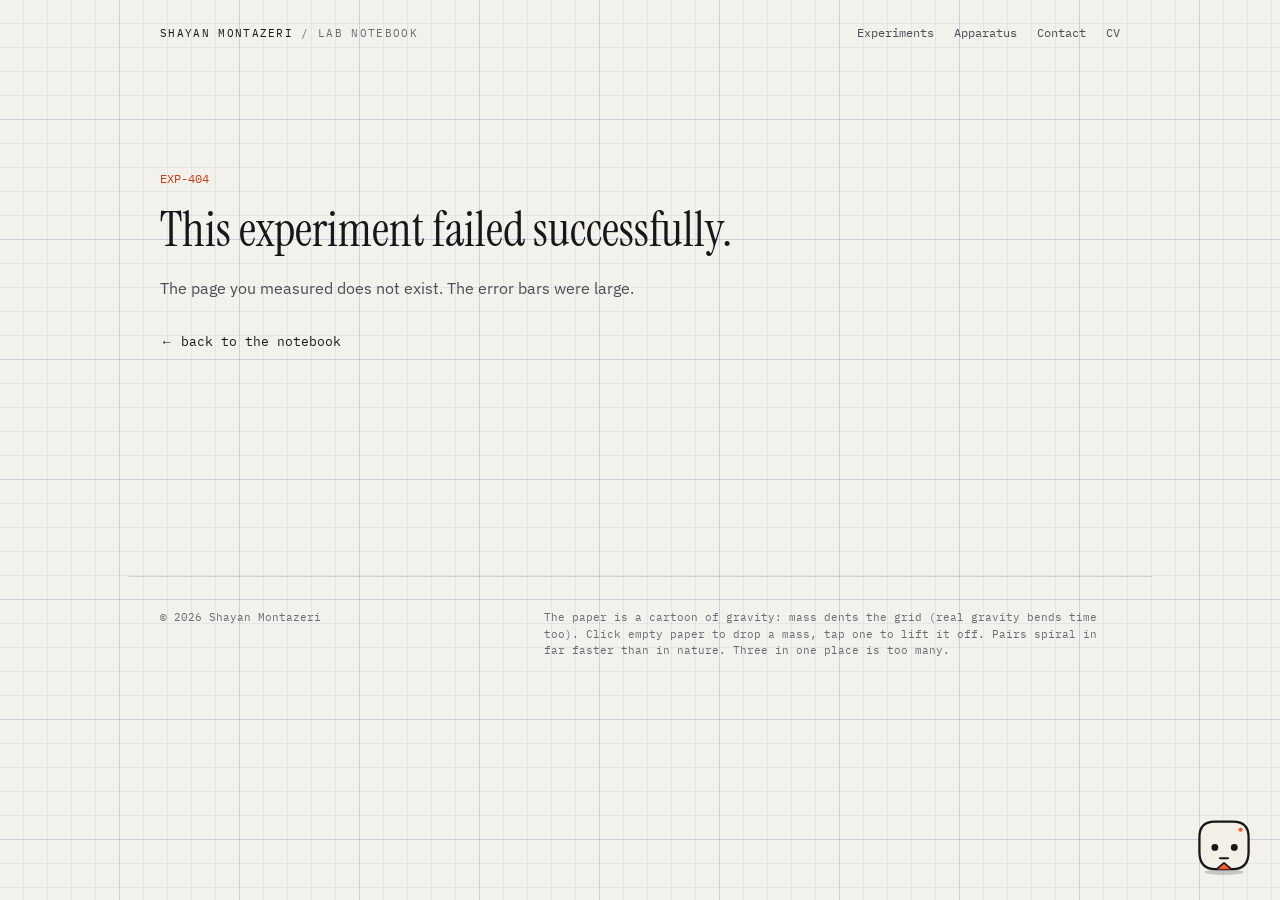
<file: 404/index.html>
<!DOCTYPE html><html lang="en" class="sans_8cfd366e-module__dZOgLq__variable mono_6d2b035-module__jGFyya__variable display_9079dc59-module__O7WTVq__variable"><head><meta charSet="utf-8"/><meta name="viewport" content="width=device-width, initial-scale=1"/><link rel="stylesheet" href="/_next/static/chunks/0a2r5zpljf6ub.css" data-precedence="next"/><link rel="preload" as="script" fetchPriority="low" href="/_next/static/chunks/07iwn3dl.fn-..js"/><script src="/_next/static/chunks/07uz2g0_38qia.js" async=""></script><script src="/_next/static/chunks/08dypk6wl8mhd.js" async=""></script><script src="/_next/static/chunks/07lhk_q6pmm3r.js" async=""></script><script src="/_next/static/chunks/turbopack-0zt7ewqba6dx..js" async=""></script><script src="/_next/static/chunks/0ei3w8_l5bdvl.js" async=""></script><script src="/_next/static/chunks/0d3shmwh5_nmn.js" async=""></script><script src="/_next/static/chunks/0i5a3ouo_kt2o.js" async=""></script><meta name="robots" content="noindex"/><meta name="next-size-adjust" content=""/><meta name="theme-color" content="#f3f1ec" media="(prefers-color-scheme: light)"/><meta name="theme-color" content="#0d0e10" media="(prefers-color-scheme: dark)"/><title>Shayan Montazeri — lab notebook</title><meta name="description" content="Software engineer who studied physics. I build full-stack product features with React, Next.js, TypeScript and Node.js, including LLM features that have to be dependable."/><link rel="author" href="/humans.txt"/><meta name="author" content="Shayan Montazeri"/><link rel="canonical" href="https://shayan-m81.github.io/"/><meta property="og:title" content="Shayan Montazeri — lab notebook"/><meta property="og:description" content="Software engineer who studied physics. I build full-stack product features with React, Next.js, TypeScript and Node.js, including LLM features that have to be dependable."/><meta property="og:url" content="https://shayan-m81.github.io/"/><meta property="og:image" content="https://shayan-m81.github.io/og.png"/><meta property="og:image:width" content="1200"/><meta property="og:image:height" content="630"/><meta property="og:image:alt" content="Shayan Montazeri: full-stack engineer. React, Next.js, TypeScript and Node.js, with LLM features people can review."/><meta property="og:type" content="website"/><meta name="twitter:card" content="summary_large_image"/><meta name="twitter:title" content="Shayan Montazeri — lab notebook"/><meta name="twitter:description" content="Software engineer who studied physics. I build full-stack product features with React, Next.js, TypeScript and Node.js, including LLM features that have to be dependable."/><meta name="twitter:image" content="https://shayan-m81.github.io/og.png"/><link rel="icon" href="/icon.svg?icon.17_fh_a4utl~5.svg" sizes="any" type="image/svg+xml"/><script src="/_next/static/chunks/03~yq9q893hmn.js" noModule=""></script></head><body><div hidden=""><!--$--><!--/$--></div><div class="intro " role="status" aria-label="Opening the lab notebook"><div class="intro-card"><svg viewBox="0 0 56 56" width="64" height="64" aria-hidden="true" class="intro-face"><ellipse cx="28" cy="52.5" rx="17" ry="2.6" fill="#000" opacity="0.18"/><path d="M20 8.5 H36 C45 8.5 49.5 13 49.5 22 V35 C49.5 45 45 50 35.5 50 H20.5 C11 50 6.5 45 6.5 35 V22 C6.5 13 11 8.5 20 8.5 Z" fill="#f4efe6" stroke="#16171a" stroke-width="2"/><path d="M21.5 50 L28 44.5 L34.5 50" fill="#ff5a2a" stroke="#16171a" stroke-width="1.4" stroke-linejoin="round"/><circle cx="42.5" cy="15.5" r="1.8" fill="#ff5a2a"/><ellipse cx="20" cy="31" rx="3" ry="3" fill="#16171a"/><ellipse cx="37" cy="31" rx="3" ry="3" fill="#16171a"/><path d="M24.5 40.5 L31.5 40.5" stroke="#16171a" stroke-width="1.7" stroke-linecap="round" fill="none"/></svg><p class="intro-label">Lab notebook · No. 1</p><p class="intro-name">Shayan Montazeri</p><ul class="intro-steps" aria-hidden="true"><li><span class="intro-mark">·</span>calibrating gravity</li><li><span class="intro-mark">·</span>building the name from particles</li><li><span class="intro-mark">·</span>waking the resident</li></ul><span class="intro-bar" aria-hidden="true"><span style="transform:scaleX(0.080)"></span></span></div></div><canvas aria-hidden="true" data-spacetime="true" class="pointer-events-none fixed inset-0 -z-10 h-lvh w-screen"></canvas><div aria-hidden="true" class="pointer-events-none fixed bottom-[84px] right-4 z-40 w-[136px] rounded-sm border border-rule bg-paper px-2 py-1.5 opacity-0 transition-opacity duration-500 has-[canvas[data-on=true]]:opacity-100 sm:bottom-[104px] sm:right-6"><span class="block font-mono text-[10px] tracking-wider text-ink-3">strain h(t)</span><canvas class="mt-1 block h-9 w-full"></canvas></div><a href="#main" class="skip-link">Skip to content</a><header class="mx-auto flex max-w-5xl flex-col gap-2 px-5 pt-6 sm:flex-row sm:items-center sm:justify-between sm:gap-6 sm:px-8"><a class="label !text-ink no-underline" href="/">Shayan Montazeri<!-- --> <span class="text-ink-3">/ lab notebook</span></a><nav class="flex gap-4 whitespace-nowrap font-mono text-[11px] text-ink-2 sm:gap-5 sm:text-[12px]"><a class="tap-area hover:text-ink" href="/#experiments">Experiments</a><a class="tap-area hover:text-ink" href="/#apparatus">Apparatus</a><a class="tap-area hover:text-ink" href="/#contact">Contact</a><a class="tap-area no-underline hover:text-ink" href="/cv/">CV</a></nav></header><div data-paper="true" class="overflow-x-clip"><main id="main" class="mx-auto max-w-5xl px-5 sm:px-8"><section class="py-32"><p class="font-mono text-[12px] text-signal-ink">EXP-404</p><h1 class="mt-3 font-display text-5xl leading-tight">This experiment failed successfully.</h1><p class="mt-4 text-ink-2">The page you measured does not exist. The error bars were large.</p><a class="mt-8 inline-block font-mono text-[13px] text-ink" href="/">← back to the notebook</a></section><!--$--><!--/$--></main></div><footer class="mx-auto mt-24 flex max-w-5xl flex-wrap justify-between gap-2 border-t border-rule px-5 pt-8 pb-24 font-mono text-[11px] text-ink-3 sm:px-8 sm:pb-28"><span>© <!-- -->2026<!-- --> <!-- -->Shayan Montazeri</span><span class="max-w-xl">The paper is a cartoon of gravity: mass dents the grid (real gravity bends time too). <span class="pointer-coarse:hidden">Click</span><span class="hidden pointer-coarse:inline">Tap</span> empty paper to drop a mass, tap one to lift it off. Pairs spiral in far faster than in nature. Three in one place is too many.</span></footer><div class="resident-dock fixed bottom-4 right-4 z-40 flex max-w-[calc(100vw-2rem)] items-end gap-2 sm:bottom-6 sm:right-6 sm:max-w-[calc(100vw-3rem)]"><div aria-live="polite" class="pointer-events-none min-w-0 max-w-[288px]"></div><div class="relative shrink-0"><span role="tooltip" id="resident-tip" class="resident-bubble resident-tip absolute bottom-full right-0 mb-2 w-[248px]"><span class="mb-1.5 block min-h-[1.375em] text-[14px] leading-snug text-ink"></span><svg viewBox="0 0 100 60" aria-hidden="true" class="mb-1 h-9 w-full text-ink"><path d="M 15.36 34.00 A 40 40 0 0 1 84.64 34.00" fill="none" stroke="var(--rule)" stroke-width="1.5"></path><path d="M 33.73 17.46 A 40 40 0 0 1 43.33 14.56" fill="none" stroke="var(--ink-3)" stroke-width="4"></path><path d="M 76.77 24.27 A 40 40 0 0 1 84.64 34.00" fill="none" stroke="var(--signal)" stroke-width="4"></path><path d="M 13.63 33.00 L 10.16 31.00" stroke="var(--ink-3)" stroke-width="1"></path><path d="M 29.00 17.63 L 27.00 14.16" stroke="var(--ink-3)" stroke-width="1"></path><path d="M 50.00 12.00 L 50.00 8.00" stroke="var(--ink-3)" stroke-width="1"></path><path d="M 71.00 17.63 L 73.00 14.16" stroke="var(--ink-3)" stroke-width="1"></path><path d="M 86.37 33.00 L 89.84 31.00" stroke="var(--ink-3)" stroke-width="1"></path><line x1="50" y1="54" x2="50" y2="18" stroke="currentColor" stroke-width="1.5" stroke-linecap="round" transform="rotate(-16.800000000000004 50 54)"></line><circle cx="50" cy="54" r="2.5" fill="currentColor"></circle></svg><span class="block font-mono text-[11px] text-ink-2">Excitement level: within normal range. Found 0 of 13.</span></span><button type="button" popoverTarget="lab-menu" aria-label="The resident: open the lab menu" aria-describedby="resident-tip" class="resident-button block rounded-2xl transition duration-200 hover:-translate-y-0.5 "><span class="block "><svg viewBox="0 0 56 56" aria-hidden="true" class="resident-breathe h-14 w-14 sm:h-16 sm:w-16"><ellipse cx="28" cy="52.5" rx="17" ry="2.6" fill="#000" opacity="0.18"/><path d="M20 8.5 H36 C45 8.5 49.5 13 49.5 22 V35 C49.5 45 45 50 35.5 50 H20.5 C11 50 6.5 45 6.5 35 V22 C6.5 13 11 8.5 20 8.5 Z" fill="#f4efe6" stroke="#16171a" stroke-width="2"/><path d="M21.5 50 L28 44.5 L34.5 50" fill="#ff5a2a" stroke="#16171a" stroke-width="1.4" stroke-linejoin="round"/><circle cx="42.5" cy="15.5" r="1.8" fill="#ff5a2a"/><ellipse cx="20" cy="31" rx="3" ry="3" fill="#16171a"/><ellipse cx="37" cy="31" rx="3" ry="3" fill="#16171a"/><path d="M24.5 40.5 L31.5 40.5" stroke="#16171a" stroke-width="1.7" stroke-linecap="round" fill="none"/></svg></span></button><div id="lab-menu" popover="auto" role="dialog" aria-labelledby="lab-menu-title" class="lab-menu"><div class="lab-menu-scroll"><div class="flex items-start gap-3 p-3"><button type="button" aria-label="Poke the resident" class="resident-button shrink-0 rounded-xl"><span class="block "><svg viewBox="0 0 56 56" aria-hidden="true" class="h-14 w-14"><ellipse cx="28" cy="52.5" rx="17" ry="2.6" fill="#000" opacity="0.18"/><path d="M20 8.5 H36 C45 8.5 49.5 13 49.5 22 V35 C49.5 45 45 50 35.5 50 H20.5 C11 50 6.5 45 6.5 35 V22 C6.5 13 11 8.5 20 8.5 Z" fill="#f4efe6" stroke="#16171a" stroke-width="2"/><path d="M21.5 50 L28 44.5 L34.5 50" fill="#ff5a2a" stroke="#16171a" stroke-width="1.4" stroke-linejoin="round"/><circle cx="42.5" cy="15.5" r="1.8" fill="#ff5a2a"/><ellipse cx="20" cy="31" rx="3" ry="3" fill="#16171a"/><ellipse cx="37" cy="31" rx="3" ry="3" fill="#16171a"/><path d="M24.5 40.5 L31.5 40.5" stroke="#16171a" stroke-width="1.7" stroke-linecap="round" fill="none"/></svg></span></button><div class="min-w-0 flex-1"><p id="lab-menu-title" class="label">The resident · lab assistant</p><p class="mt-1 text-[14px] leading-snug text-ink"></p><p class="mt-1 font-mono text-[11px] text-ink-2">Excitement level: within normal range. Found 0 of 13.</p></div></div><div class="border-t border-rule px-2 pb-2 pt-2.5"><p class="label px-2 pb-1.5">Try something</p><div class="grid gap-0.5"><button type="button" class="lab-play"><span class="lab-play-icon"><svg viewBox="0 0 20 20" width="20" height="20" aria-hidden="true" fill="none" stroke="currentColor" stroke-width="1.5" stroke-linecap="round" stroke-linejoin="round"><ellipse cx="10" cy="11" rx="8" ry="2.6"></ellipse><path d="M4.6 9.4a5.6 5.4 0 0 1 10.8 0"></path><circle cx="10" cy="11" r="3.4" fill="currentColor" stroke="none"></circle></svg></span><span class="min-w-0"><span class="lab-play-title">Make a black hole</span><span class="lab-play-note">The page falls in. He copes.</span></span><span aria-hidden="true" class="lab-play-go">→</span></button></div></div><div class="grid grid-cols-3 gap-1.5 border-t border-rule p-2.5 font-mono text-[11px]"><button type="button" class="lab-tool"><svg viewBox="0 0 20 20" width="18" height="18" aria-hidden="true" fill="none" stroke="currentColor" stroke-width="1.5" stroke-linecap="round" stroke-linejoin="round"><path d="M5.5 2.5h6.5l3 3v12h-9.5z"></path><path d="M8 8.5h5M8 11.5h5M8 14.5h3"></path></svg><span>visit report</span></button><button type="button" class="lab-tool"><svg viewBox="0 0 20 20" width="18" height="18" aria-hidden="true" fill="none" stroke="currentColor" stroke-width="1.5" stroke-linecap="round" stroke-linejoin="round"><path d="M15.6 12.2a6 6 0 1 1-1.4-6.4"></path><path d="M15 2.8v3.6h-3.6"></path></svg><span>reset lab</span></button><button type="button" class="lab-tool" aria-pressed="true"><svg viewBox="0 0 20 20" width="18" height="18" aria-hidden="true" fill="none" stroke="currentColor" stroke-width="1.5" stroke-linecap="round" stroke-linejoin="round"><path d="M3.5 4.5h13v9h-7l-3.5 3v-3h-2.5z"></path></svg><span>hints on</span></button></div><p class="keyboard-only border-t border-rule px-3 py-2 font-mono text-[11px] text-ink-2">Type <kbd>hire</kbd>, <kbd>cv</kbd> or <kbd>email</kbd> anywhere: I fetch the paperwork.</p><details class="border-t border-rule"><summary class="cursor-pointer px-3 py-2.5 font-mono text-[11px] text-ink-2 hover:text-ink">lab log · <!-- -->0<!-- --> <!-- -->entries<!-- --> · <!-- -->found 0 of 13.</summary><ol role="log" aria-label="Lab log" class="space-y-1.5 px-3 pb-3 font-mono text-[11px] leading-relaxed"></ol><div class="space-y-2 border-t border-rule p-3 font-mono text-[10px] leading-relaxed text-ink-3"><p>Found 0 of 13.<!-- --> <!-- -->The rest: no spoilers. The tour knows where they are.</p><p>May I remember you next time? Only in this browser; nothing is sent anywhere.<!-- --> <button type="button" class="underline decoration-rule underline-offset-4 hover:text-ink">yes</button> <button type="button" class="underline decoration-rule underline-offset-4 hover:text-ink">no</button></p></div></details></div></div></div></div><script src="/_next/static/chunks/07iwn3dl.fn-..js" id="_R_" async=""></script><script>(self.__next_f=self.__next_f||[]).push([0])</script><script>self.__next_f.push([1,"1:\"$Sreact.fragment\"\n2:I[77087,[\"/_next/static/chunks/0ei3w8_l5bdvl.js\",\"/_next/static/chunks/0d3shmwh5_nmn.js\",\"/_next/static/chunks/0i5a3ouo_kt2o.js\"],\"Intro\"]\n3:I[92927,[\"/_next/static/chunks/0ei3w8_l5bdvl.js\",\"/_next/static/chunks/0d3shmwh5_nmn.js\",\"/_next/static/chunks/0i5a3ouo_kt2o.js\"],\"Spacetime\"]\n4:I[22016,[\"/_next/static/chunks/0ei3w8_l5bdvl.js\",\"/_next/static/chunks/0d3shmwh5_nmn.js\",\"/_next/static/chunks/0i5a3ouo_kt2o.js\"],\"\"]\n5:I[73438,[\"/_next/static/chunks/0ei3w8_l5bdvl.js\",\"/_next/static/chunks/0d3shmwh5_nmn.js\",\"/_next/static/chunks/0i5a3ouo_kt2o.js\"],\"Greeting\"]\n6:I[65828,[\"/_next/static/chunks/0ei3w8_l5bdvl.js\",\"/_next/static/chunks/0d3shmwh5_nmn.js\",\"/_next/static/chunks/0i5a3ouo_kt2o.js\"],\"SectionLink\"]\n7:I[18992,[\"/_next/static/chunks/0ei3w8_l5bdvl.js\",\"/_next/static/chunks/0d3shmwh5_nmn.js\",\"/_next/static/chunks/0i5a3ouo_kt2o.js\"],\"TourButton\"]\n8:I[39756,[\"/_next/static/chunks/0ei3w8_l5bdvl.js\",\"/_next/static/chunks/0d3shmwh5_nmn.js\",\"/_next/static/chunks/0i5a3ouo_kt2o.js\"],\"default\"]\n9:I[37457,[\"/_next/static/chunks/0ei3w8_l5bdvl.js\",\"/_next/static/chunks/0d3shmwh5_nmn.js\",\"/_next/static/chunks/0i5a3ouo_kt2o.js\"],\"default\"]\na:I[56280,[\"/_next/static/chunks/0ei3w8_l5bdvl.js\",\"/_next/static/chunks/0d3shmwh5_nmn.js\",\"/_next/static/chunks/0i5a3ouo_kt2o.js\"],\"Resident\"]\nb:I[97367,[\"/_next/static/chunks/0ei3w8_l5bdvl.js\",\"/_next/static/chunks/0d3shmwh5_nmn.js\",\"/_next/static/chunks/0i5a3ouo_kt2o.js\"],\"OutletBoundary\"]\nc:\"$Sreact.suspense\"\n12:I[68027,[\"/_next/static/chunks/0ei3w8_l5bdvl.js\",\"/_next/static/chunks/0d3shmwh5_nmn.js\",\"/_next/static/chunks/0i5a3ouo_kt2o.js\"],\"default\",1]\n:HL[\"/_next/static/chunks/0a2r5zpljf6ub.css\",\"style\"]\n"])</script><script>self.__next_f.push([1,"0:{\"P\":null,\"c\":[\"\",\"_not-found\",\"\"],\"q\":\"\",\"i\":false,\"f\":[[[\"\",{\"children\":[\"/_not-found\",{\"children\":[\"__PAGE__\",{}]}]},\"$undefined\",\"$undefined\",16],[[\"$\",\"$1\",\"c\",{\"children\":[[[\"$\",\"link\",\"0\",{\"rel\":\"stylesheet\",\"href\":\"/_next/static/chunks/0a2r5zpljf6ub.css\",\"precedence\":\"next\",\"crossOrigin\":\"$undefined\",\"nonce\":\"$undefined\"}],[\"$\",\"script\",\"script-0\",{\"src\":\"/_next/static/chunks/0ei3w8_l5bdvl.js\",\"async\":true,\"nonce\":\"$undefined\"}],[\"$\",\"script\",\"script-1\",{\"src\":\"/_next/static/chunks/0d3shmwh5_nmn.js\",\"async\":true,\"nonce\":\"$undefined\"}],[\"$\",\"script\",\"script-2\",{\"src\":\"/_next/static/chunks/0i5a3ouo_kt2o.js\",\"async\":true,\"nonce\":\"$undefined\"}]],[\"$\",\"html\",null,{\"lang\":\"en\",\"className\":\"sans_8cfd366e-module__dZOgLq__variable mono_6d2b035-module__jGFyya__variable display_9079dc59-module__O7WTVq__variable\",\"children\":[\"$\",\"body\",null,{\"children\":[[\"$\",\"$L2\",null,{}],[\"$\",\"$L3\",null,{}],[\"$\",\"a\",null,{\"href\":\"#main\",\"className\":\"skip-link\",\"children\":\"Skip to content\"}],[\"$\",\"header\",null,{\"className\":\"mx-auto flex max-w-5xl flex-col gap-2 px-5 pt-6 sm:flex-row sm:items-center sm:justify-between sm:gap-6 sm:px-8\",\"children\":[[\"$\",\"$L4\",null,{\"href\":\"/\",\"className\":\"label !text-ink no-underline\",\"children\":[\"Shayan Montazeri\",\" \",[\"$\",\"span\",null,{\"className\":\"text-ink-3\",\"children\":\"/ lab notebook\"}],[\"$\",\"$L5\",null,{}]]}],[\"$\",\"nav\",null,{\"className\":\"flex gap-4 whitespace-nowrap font-mono text-[11px] text-ink-2 sm:gap-5 sm:text-[12px]\",\"children\":[[\"$\",\"$L6\",null,{\"id\":\"experiments\",\"className\":\"tap-area hover:text-ink\",\"children\":\"Experiments\"}],[\"$\",\"$L6\",null,{\"id\":\"apparatus\",\"className\":\"tap-area hover:text-ink\",\"children\":\"Apparatus\"}],[\"$\",\"$L6\",null,{\"id\":\"contact\",\"className\":\"tap-area hover:text-ink\",\"children\":\"Contact\"}],[\"$\",\"$L4\",null,{\"href\":\"/cv\",\"className\":\"tap-area no-underline hover:text-ink\",\"children\":\"CV\"}],[\"$\",\"$L7\",null,{\"className\":\"tap-area text-signal-ink hover:text-ink\"}]]}]]}],[\"$\",\"div\",null,{\"data-paper\":true,\"className\":\"overflow-x-clip\",\"children\":[\"$\",\"main\",null,{\"id\":\"main\",\"className\":\"mx-auto max-w-5xl px-5 sm:px-8\",\"children\":[\"$\",\"$L8\",null,{\"parallelRouterKey\":\"children\",\"error\":\"$undefined\",\"errorStyles\":\"$undefined\",\"errorScripts\":\"$undefined\",\"template\":[\"$\",\"$L9\",null,{}],\"templateStyles\":\"$undefined\",\"templateScripts\":\"$undefined\",\"notFound\":[[\"$\",\"section\",null,{\"className\":\"py-32\",\"children\":[[\"$\",\"p\",null,{\"className\":\"font-mono text-[12px] text-signal-ink\",\"children\":\"EXP-404\"}],[\"$\",\"h1\",null,{\"className\":\"mt-3 font-display text-5xl leading-tight\",\"children\":\"This experiment failed successfully.\"}],[\"$\",\"p\",null,{\"className\":\"mt-4 text-ink-2\",\"children\":\"The page you measured does not exist. The error bars were large.\"}],[\"$\",\"$L4\",null,{\"href\":\"/\",\"className\":\"mt-8 inline-block font-mono text-[13px] text-ink\",\"children\":\"← back to the notebook\"}]]}],[]],\"forbidden\":\"$undefined\",\"unauthorized\":\"$undefined\"}]}]}],[\"$\",\"footer\",null,{\"className\":\"mx-auto mt-24 flex max-w-5xl flex-wrap justify-between gap-2 border-t border-rule px-5 pt-8 pb-24 font-mono text-[11px] text-ink-3 sm:px-8 sm:pb-28\",\"children\":[[\"$\",\"span\",null,{\"children\":[\"© \",2026,\" \",\"Shayan Montazeri\"]}],[\"$\",\"span\",null,{\"className\":\"max-w-xl\",\"children\":[\"The paper is a cartoon of gravity: mass dents the grid (real gravity bends time too). \",[\"$\",\"span\",null,{\"className\":\"pointer-coarse:hidden\",\"children\":\"Click\"}],[\"$\",\"span\",null,{\"className\":\"hidden pointer-coarse:inline\",\"children\":\"Tap\"}],\" empty paper to drop a mass, tap one to lift it off. Pairs spiral in far faster than in nature. Three in one place is too many.\"]}]]}],[\"$\",\"$La\",null,{}]]}]}]]}],{\"children\":[[\"$\",\"$1\",\"c\",{\"children\":[null,[\"$\",\"$L8\",null,{\"parallelRouterKey\":\"children\",\"error\":\"$undefined\",\"errorStyles\":\"$undefined\",\"errorScripts\":\"$undefined\",\"template\":[\"$\",\"$L9\",null,{}],\"templateStyles\":\"$undefined\",\"templateScripts\":\"$undefined\",\"notFound\":\"$undefined\",\"forbidden\":\"$undefined\",\"unauthorized\":\"$undefined\"}]]}],{\"children\":[[\"$\",\"$1\",\"c\",{\"children\":[[\"$\",\"section\",null,{\"className\":\"py-32\",\"children\":[[\"$\",\"p\",null,{\"className\":\"font-mono text-[12px] text-signal-ink\",\"children\":\"EXP-404\"}],[\"$\",\"h1\",null,{\"className\":\"mt-3 font-display text-5xl leading-tight\",\"children\":\"This experiment failed successfully.\"}],[\"$\",\"p\",null,{\"className\":\"mt-4 text-ink-2\",\"children\":\"The page you measured does not exist. The error bars were large.\"}],[\"$\",\"$L4\",null,{\"href\":\"/\",\"className\":\"mt-8 inline-block font-mono text-[13px] text-ink\",\"children\":\"← back to the notebook\"}]]}],null,[\"$\",\"$Lb\",null,{\"children\":[\"$\",\"$c\",null,{\"name\":\"Next.MetadataOutlet\",\"children\":\"$@d\"}]}]]}],{},null,false,null]},null,false,\"$@e\"]},null,false,null],[\"$\",\"$1\",\"h\",{\"children\":[[\"$\",\"meta\",null,{\"name\":\"robots\",\"content\":\"noindex\"}],\"$Lf\",\"$L10\",\"$L11\"]}],false]],\"m\":\"$undefined\",\"G\":[\"$12\",[\"$L13\"]],\"S\":true,\"h\":null,\"s\":\"$undefined\",\"l\":\"$undefined\",\"p\":\"$undefined\",\"d\":\"$undefined\",\"b\":\"ga9JWJTW15O8RZtgYsZqR\"}\n"])</script><script>self.__next_f.push([1,"15:I[97367,[\"/_next/static/chunks/0ei3w8_l5bdvl.js\",\"/_next/static/chunks/0d3shmwh5_nmn.js\",\"/_next/static/chunks/0i5a3ouo_kt2o.js\"],\"ViewportBoundary\"]\n17:I[97367,[\"/_next/static/chunks/0ei3w8_l5bdvl.js\",\"/_next/static/chunks/0d3shmwh5_nmn.js\",\"/_next/static/chunks/0i5a3ouo_kt2o.js\"],\"MetadataBoundary\"]\n14:[]\ne:\"$W14\"\nf:[\"$\",\"$L15\",null,{\"children\":\"$L16\"}]\n10:[\"$\",\"div\",null,{\"hidden\":true,\"children\":[\"$\",\"$L17\",null,{\"children\":[\"$\",\"$c\",null,{\"name\":\"Next.Metadata\",\"children\":\"$L18\"}]}]}]\n11:[\"$\",\"meta\",null,{\"name\":\"next-size-adjust\",\"content\":\"\"}]\n13:[\"$\",\"link\",\"0\",{\"rel\":\"stylesheet\",\"href\":\"/_next/static/chunks/0a2r5zpljf6ub.css\",\"precedence\":\"next\",\"crossOrigin\":\"$undefined\",\"nonce\":\"$undefined\"}]\n"])</script><script>self.__next_f.push([1,"16:[[\"$\",\"meta\",\"0\",{\"charSet\":\"utf-8\"}],[\"$\",\"meta\",\"1\",{\"name\":\"viewport\",\"content\":\"width=device-width, initial-scale=1\"}],[\"$\",\"meta\",\"2\",{\"name\":\"theme-color\",\"content\":\"#f3f1ec\",\"media\":\"(prefers-color-scheme: light)\"}],[\"$\",\"meta\",\"3\",{\"name\":\"theme-color\",\"content\":\"#0d0e10\",\"media\":\"(prefers-color-scheme: dark)\"}]]\n"])</script><script>self.__next_f.push([1,"19:I[27201,[\"/_next/static/chunks/0ei3w8_l5bdvl.js\",\"/_next/static/chunks/0d3shmwh5_nmn.js\",\"/_next/static/chunks/0i5a3ouo_kt2o.js\"],\"IconMark\"]\nd:null\n"])</script><script>self.__next_f.push([1,"18:[[\"$\",\"title\",\"0\",{\"children\":\"Shayan Montazeri — lab notebook\"}],[\"$\",\"meta\",\"1\",{\"name\":\"description\",\"content\":\"Software engineer who studied physics. I build full-stack product features with React, Next.js, TypeScript and Node.js, including LLM features that have to be dependable.\"}],[\"$\",\"link\",\"2\",{\"rel\":\"author\",\"href\":\"/humans.txt\"}],[\"$\",\"meta\",\"3\",{\"name\":\"author\",\"content\":\"Shayan Montazeri\"}],[\"$\",\"link\",\"4\",{\"rel\":\"canonical\",\"href\":\"https://shayan-m81.github.io/\"}],[\"$\",\"meta\",\"5\",{\"property\":\"og:title\",\"content\":\"Shayan Montazeri — lab notebook\"}],[\"$\",\"meta\",\"6\",{\"property\":\"og:description\",\"content\":\"Software engineer who studied physics. I build full-stack product features with React, Next.js, TypeScript and Node.js, including LLM features that have to be dependable.\"}],[\"$\",\"meta\",\"7\",{\"property\":\"og:url\",\"content\":\"https://shayan-m81.github.io/\"}],[\"$\",\"meta\",\"8\",{\"property\":\"og:image\",\"content\":\"https://shayan-m81.github.io/og.png\"}],[\"$\",\"meta\",\"9\",{\"property\":\"og:image:width\",\"content\":\"1200\"}],[\"$\",\"meta\",\"10\",{\"property\":\"og:image:height\",\"content\":\"630\"}],[\"$\",\"meta\",\"11\",{\"property\":\"og:image:alt\",\"content\":\"Shayan Montazeri: full-stack engineer. React, Next.js, TypeScript and Node.js, with LLM features people can review.\"}],[\"$\",\"meta\",\"12\",{\"property\":\"og:type\",\"content\":\"website\"}],[\"$\",\"meta\",\"13\",{\"name\":\"twitter:card\",\"content\":\"summary_large_image\"}],[\"$\",\"meta\",\"14\",{\"name\":\"twitter:title\",\"content\":\"Shayan Montazeri — lab notebook\"}],[\"$\",\"meta\",\"15\",{\"name\":\"twitter:description\",\"content\":\"Software engineer who studied physics. I build full-stack product features with React, Next.js, TypeScript and Node.js, including LLM features that have to be dependable.\"}],[\"$\",\"meta\",\"16\",{\"name\":\"twitter:image\",\"content\":\"https://shayan-m81.github.io/og.png\"}],[\"$\",\"link\",\"17\",{\"rel\":\"icon\",\"href\":\"/icon.svg?icon.17_fh_a4utl~5.svg\",\"sizes\":\"any\",\"type\":\"image/svg+xml\"}],[\"$\",\"$L19\",\"18\",{}]]\n"])</script></body></html>
</file>
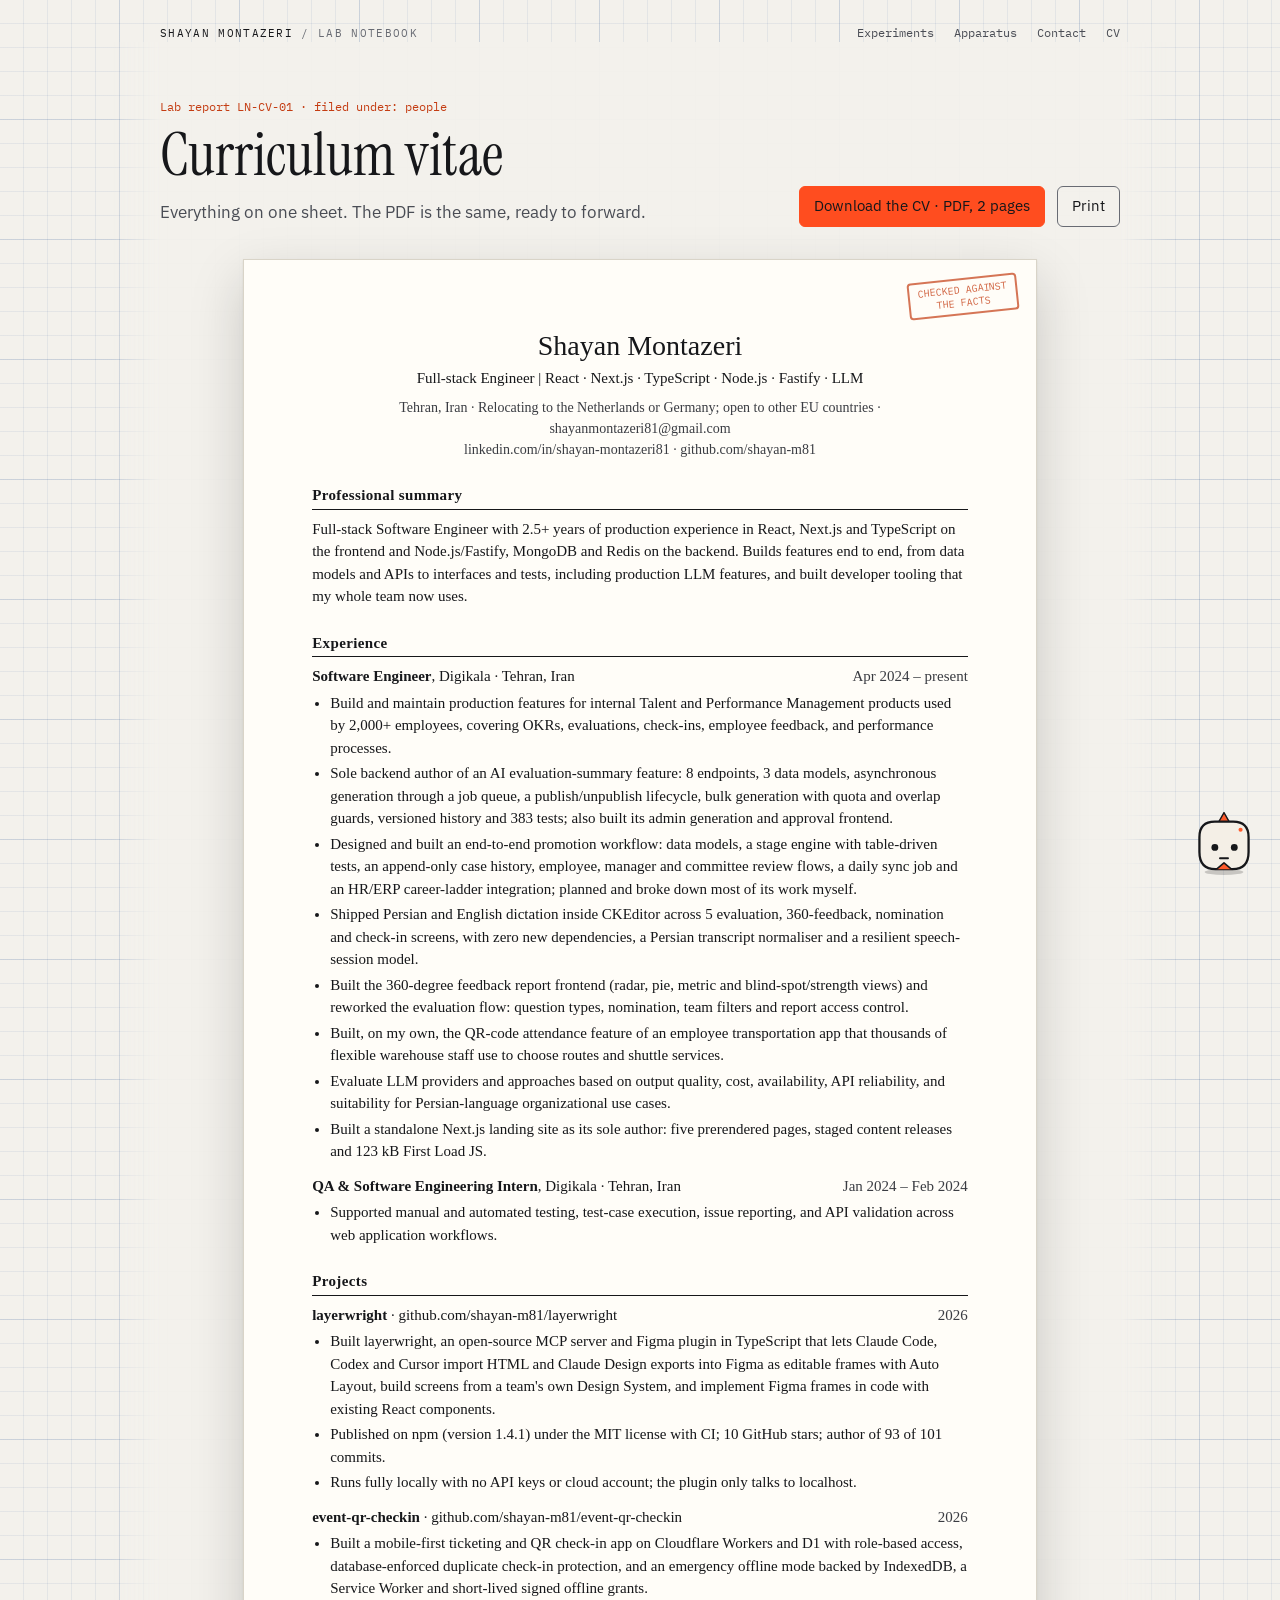
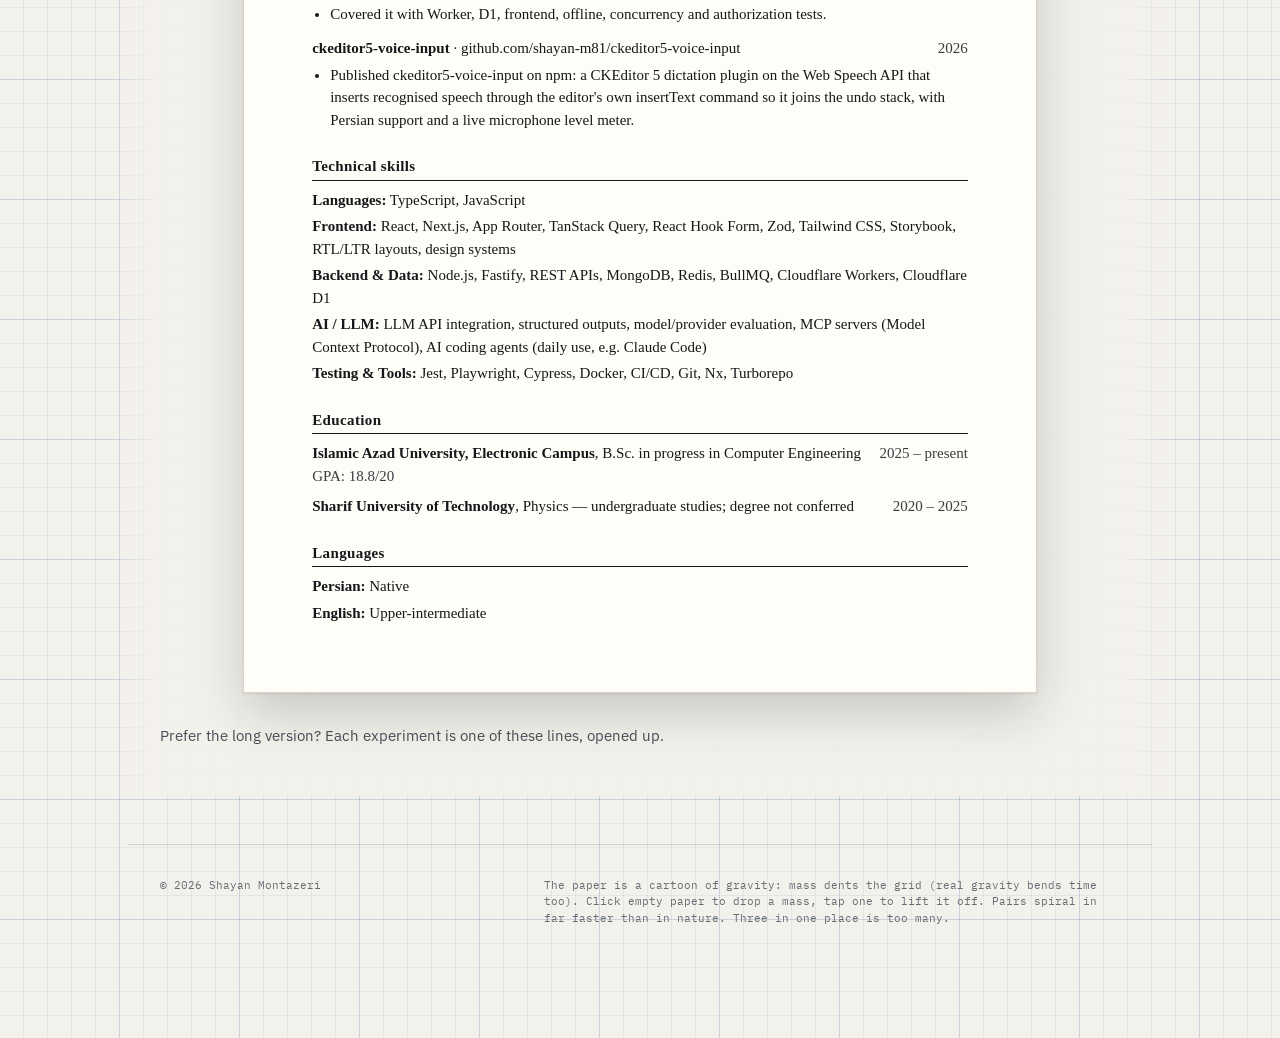
<file: cv/index.html>
<!DOCTYPE html><html lang="en" class="sans_8cfd366e-module__dZOgLq__variable mono_6d2b035-module__jGFyya__variable display_9079dc59-module__O7WTVq__variable"><head><meta charSet="utf-8"/><meta name="viewport" content="width=device-width, initial-scale=1"/><link rel="preload" href="/_next/static/media/ibm_plex_mono_latin_400_normal.p.15bn-bt6r468-.woff2" as="font" crossorigin="" type="font/woff2"/><link rel="preload" href="/_next/static/media/ibm_plex_sans_latin_400_normal-s.p.0l-vv37ssd90w.woff2" as="font" crossorigin="" type="font/woff2"/><link rel="preload" href="/_next/static/media/ibm_plex_sans_latin_700_normal-s.p.0~z9rsupns3rv.woff2" as="font" crossorigin="" type="font/woff2"/><link rel="preload" href="/_next/static/media/instrument_serif_latin_400_normal-s.p.16egmc1t~e81l.woff2" as="font" crossorigin="" type="font/woff2"/><link rel="stylesheet" href="/_next/static/chunks/0a2r5zpljf6ub.css" data-precedence="next"/><link rel="preload" as="script" fetchPriority="low" href="/_next/static/chunks/07iwn3dl.fn-..js"/><script src="/_next/static/chunks/07uz2g0_38qia.js" async=""></script><script src="/_next/static/chunks/08dypk6wl8mhd.js" async=""></script><script src="/_next/static/chunks/07lhk_q6pmm3r.js" async=""></script><script src="/_next/static/chunks/turbopack-0zt7ewqba6dx..js" async=""></script><script src="/_next/static/chunks/0ei3w8_l5bdvl.js" async=""></script><script src="/_next/static/chunks/0d3shmwh5_nmn.js" async=""></script><script src="/_next/static/chunks/0i5a3ouo_kt2o.js" async=""></script><script src="/_next/static/chunks/0pvi8.dgt5kxn.js" async=""></script><meta name="next-size-adjust" content=""/><meta name="theme-color" content="#f3f1ec" media="(prefers-color-scheme: light)"/><meta name="theme-color" content="#0d0e10" media="(prefers-color-scheme: dark)"/><title>CV — Shayan Montazeri</title><meta name="description" content="Shayan Montazeri: Full-stack Engineer | React · Next.js · TypeScript · Node.js · Fastify · LLM. Relocating to the Netherlands or Germany; open to other EU countries."/><link rel="author" href="/humans.txt"/><meta name="author" content="Shayan Montazeri"/><link rel="canonical" href="https://shayan-m81.github.io/cv/"/><meta property="og:title" content="Shayan Montazeri — CV"/><meta property="og:description" content="Full-stack Engineer | React · Next.js · TypeScript · Node.js · Fastify · LLM. Relocating to the Netherlands or Germany; open to other EU countries."/><meta property="og:url" content="https://shayan-m81.github.io/cv/"/><meta property="og:image" content="https://shayan-m81.github.io/og.png"/><meta property="og:image:width" content="1200"/><meta property="og:image:height" content="630"/><meta property="og:image:alt" content="Shayan Montazeri: Full-stack Engineer | React · Next.js · TypeScript · Node.js · Fastify · LLM"/><meta property="og:type" content="profile"/><meta name="twitter:card" content="summary_large_image"/><meta name="twitter:title" content="Shayan Montazeri — CV"/><meta name="twitter:description" content="Full-stack Engineer | React · Next.js · TypeScript · Node.js · Fastify · LLM. Relocating to the Netherlands or Germany; open to other EU countries."/><meta name="twitter:image" content="https://shayan-m81.github.io/og.png"/><link rel="icon" href="/icon.svg?icon.17_fh_a4utl~5.svg" sizes="any" type="image/svg+xml"/><script src="/_next/static/chunks/03~yq9q893hmn.js" noModule=""></script></head><body><div hidden=""><!--$--><!--/$--></div><div class="intro " role="status" aria-label="Opening the lab notebook"><div class="intro-card"><svg viewBox="0 0 56 56" width="64" height="64" aria-hidden="true" class="intro-face"><ellipse cx="28" cy="52.5" rx="17" ry="2.6" fill="#000" opacity="0.18"/><path d="M20 8.5 H36 C45 8.5 49.5 13 49.5 22 V35 C49.5 45 45 50 35.5 50 H20.5 C11 50 6.5 45 6.5 35 V22 C6.5 13 11 8.5 20 8.5 Z" fill="#f4efe6" stroke="#16171a" stroke-width="2"/><path d="M21.5 50 L28 44.5 L34.5 50" fill="#ff5a2a" stroke="#16171a" stroke-width="1.4" stroke-linejoin="round"/><circle cx="42.5" cy="15.5" r="1.8" fill="#ff5a2a"/><ellipse cx="20" cy="31" rx="3" ry="3" fill="#16171a"/><ellipse cx="37" cy="31" rx="3" ry="3" fill="#16171a"/><path d="M24.5 40.5 L31.5 40.5" stroke="#16171a" stroke-width="1.7" stroke-linecap="round" fill="none"/></svg><p class="intro-label">Lab notebook · No. 1</p><p class="intro-name">Shayan Montazeri</p><ul class="intro-steps" aria-hidden="true"><li><span class="intro-mark">·</span>calibrating gravity</li><li><span class="intro-mark">·</span>building the name from particles</li><li><span class="intro-mark">·</span>waking the resident</li></ul><span class="intro-bar" aria-hidden="true"><span style="transform:scaleX(0.080)"></span></span></div></div><canvas aria-hidden="true" data-spacetime="true" class="pointer-events-none fixed inset-0 -z-10 h-lvh w-screen"></canvas><div aria-hidden="true" class="pointer-events-none fixed bottom-[84px] right-4 z-40 w-[136px] rounded-sm border border-rule bg-paper px-2 py-1.5 opacity-0 transition-opacity duration-500 has-[canvas[data-on=true]]:opacity-100 sm:bottom-[104px] sm:right-6"><span class="block font-mono text-[10px] tracking-wider text-ink-3">strain h(t)</span><canvas class="mt-1 block h-9 w-full"></canvas></div><a href="#main" class="skip-link">Skip to content</a><header class="mx-auto flex max-w-5xl flex-col gap-2 px-5 pt-6 sm:flex-row sm:items-center sm:justify-between sm:gap-6 sm:px-8"><a class="label !text-ink no-underline" href="/">Shayan Montazeri<!-- --> <span class="text-ink-3">/ lab notebook</span></a><nav class="flex gap-4 whitespace-nowrap font-mono text-[11px] text-ink-2 sm:gap-5 sm:text-[12px]"><a class="tap-area hover:text-ink" href="/#experiments">Experiments</a><a class="tap-area hover:text-ink" href="/#apparatus">Apparatus</a><a class="tap-area hover:text-ink" href="/#contact">Contact</a><a class="tap-area no-underline hover:text-ink" href="/cv/">CV</a><button type="button" class="tap-area text-signal-ink hover:text-ink">Tour</button></nav></header><div data-paper="true" class="overflow-x-clip"><main id="main" class="mx-auto max-w-5xl px-5 sm:px-8"><article class="reading pt-14"><div class="flex flex-wrap items-end justify-between gap-4"><div><p class="font-mono text-[12px] text-signal-ink">Lab report LN-CV-01 · filed under: people</p><h1 class="mt-2 font-display text-5xl leading-[1.05] sm:text-6xl">Curriculum vitae</h1><p class="mt-3 max-w-xl text-[17px] leading-relaxed text-ink-2">Everything on one sheet. The PDF is the same, ready to forward.</p></div><div class="flex flex-wrap gap-3"><a href="/cv/Shayan_Montazeri_CV.pdf" download="" class="cv-action cv-action-primary" data-tour="cv-pdf">Download the CV · PDF, 2 pages</a><button type="button" class="cv-action">Print</button></div></div><div class="cv-sheet mt-8"><div class="cv-stamp" aria-hidden="true" data-tour="cv-stamp">checked against<br/>the facts</div><header class="text-center" data-tour="cv-head"><p class="text-[28px] leading-tight">Shayan Montazeri</p><p class="mt-1 text-[15px]">Full-stack Engineer | React · Next.js · TypeScript · Node.js · Fastify · LLM</p><p class="mt-2 text-[14px] text-[#3a3c42]">Tehran, Iran<!-- --> · <!-- -->Relocating to the Netherlands or Germany; open to other EU countries<!-- --> · <a href="mailto:shayanmontazeri81@gmail.com">shayanmontazeri81@gmail.com</a></p><p class="text-[14px] text-[#3a3c42]"><span><a href="https://linkedin.com/in/shayan-montazeri81" target="_blank" rel="noopener noreferrer">linkedin.com/in/shayan-montazeri81</a></span><span> · <a href="https://github.com/shayan-m81" target="_blank" rel="noopener noreferrer">github.com/shayan-m81</a></span></p></header><section class="mt-6"><h2 class="border-b border-[#16171a] pb-0.5 text-[15px] font-bold tracking-wide">Professional summary</h2><div class="mt-2"><p>Full-stack Software Engineer with 2.5+ years of production experience in React, Next.js and TypeScript on the frontend and Node.js/Fastify, MongoDB and Redis on the backend. Builds features end to end, from data models and APIs to interfaces and tests, including production LLM features, and built developer tooling that my whole team now uses.</p></div></section><section class="mt-6"><h2 class="border-b border-[#16171a] pb-0.5 text-[15px] font-bold tracking-wide">Experience</h2><div class="mt-2"><div class="mt-3 first:mt-0" data-tour="cv-role"><p class="flex flex-wrap justify-between gap-x-4"><span><b>Software Engineer</b>, <!-- -->Digikala<!-- --> · <!-- -->Tehran, Iran</span><span class="text-[#3a3c42]">Apr 2024<!-- --> – <!-- -->present</span></p><ul class="cv-list"><li>Build and maintain production features for internal Talent and Performance Management products used by 2,000+ employees, covering OKRs, evaluations, check-ins, employee feedback, and performance processes.</li><li>Sole backend author of an AI evaluation-summary feature: 8 endpoints, 3 data models, asynchronous generation through a job queue, a publish/unpublish lifecycle, bulk generation with quota and overlap guards, versioned history and 383 tests; also built its admin generation and approval frontend.</li><li>Designed and built an end-to-end promotion workflow: data models, a stage engine with table-driven tests, an append-only case history, employee, manager and committee review flows, a daily sync job and an HR/ERP career-ladder integration; planned and broke down most of its work myself.</li><li>Shipped Persian and English dictation inside CKEditor across 5 evaluation, 360-feedback, nomination and check-in screens, with zero new dependencies, a Persian transcript normaliser and a resilient speech-session model.</li><li>Built the 360-degree feedback report frontend (radar, pie, metric and blind-spot/strength views) and reworked the evaluation flow: question types, nomination, team filters and report access control.</li><li>Built, on my own, the QR-code attendance feature of an employee transportation app that thousands of flexible warehouse staff use to choose routes and shuttle services.</li><li>Evaluate LLM providers and approaches based on output quality, cost, availability, API reliability, and suitability for Persian-language organizational use cases.</li><li>Built a standalone Next.js landing site as its sole author: five prerendered pages, staged content releases and 123 kB First Load JS.</li></ul></div><div class="mt-3 first:mt-0"><p class="flex flex-wrap justify-between gap-x-4"><span><b>QA &amp; Software Engineering Intern</b>, <!-- -->Digikala<!-- --> · <!-- -->Tehran, Iran</span><span class="text-[#3a3c42]">Jan 2024<!-- --> – <!-- -->Feb 2024</span></p><ul class="cv-list"><li>Supported manual and automated testing, test-case execution, issue reporting, and API validation across web application workflows.</li></ul></div></div></section><section class="mt-6"><h2 class="border-b border-[#16171a] pb-0.5 text-[15px] font-bold tracking-wide">Projects</h2><div class="mt-2"><div class="mt-3 first:mt-0"><p class="flex flex-wrap justify-between gap-x-4"><span><b>layerwright</b> ·<!-- --> <a href="https://github.com/shayan-m81/layerwright" target="_blank" rel="noopener noreferrer">github.com/shayan-m81/layerwright</a></span><span class="text-[#3a3c42]">2026</span></p><ul class="cv-list"><li>Built layerwright, an open-source MCP server and Figma plugin in TypeScript that lets Claude Code, Codex and Cursor import HTML and Claude Design exports into Figma as editable frames with Auto Layout, build screens from a team&#x27;s own Design System, and implement Figma frames in code with existing React components.</li><li>Published on npm (version 1.4.1) under the MIT license with CI; 10 GitHub stars; author of 93 of 101 commits.</li><li>Runs fully locally with no API keys or cloud account; the plugin only talks to localhost.</li></ul></div><div class="mt-3 first:mt-0"><p class="flex flex-wrap justify-between gap-x-4"><span><b>event-qr-checkin</b> ·<!-- --> <a href="https://github.com/shayan-m81/event-qr-checkin" target="_blank" rel="noopener noreferrer">github.com/shayan-m81/event-qr-checkin</a></span><span class="text-[#3a3c42]">2026</span></p><ul class="cv-list"><li>Built a mobile-first ticketing and QR check-in app on Cloudflare Workers and D1 with role-based access, database-enforced duplicate check-in protection, and an emergency offline mode backed by IndexedDB, a Service Worker and short-lived signed offline grants.</li><li>Covered it with Worker, D1, frontend, offline, concurrency and authorization tests.</li></ul></div><div class="mt-3 first:mt-0"><p class="flex flex-wrap justify-between gap-x-4"><span><b>ckeditor5-voice-input</b> ·<!-- --> <a href="https://github.com/shayan-m81/ckeditor5-voice-input" target="_blank" rel="noopener noreferrer">github.com/shayan-m81/ckeditor5-voice-input</a></span><span class="text-[#3a3c42]">2026</span></p><ul class="cv-list"><li>Published ckeditor5-voice-input on npm: a CKEditor 5 dictation plugin on the Web Speech API that inserts recognised speech through the editor&#x27;s own insertText command so it joins the undo stack, with Persian support and a live microphone level meter.</li></ul></div></div></section><section class="mt-6"><h2 class="border-b border-[#16171a] pb-0.5 text-[15px] font-bold tracking-wide">Technical skills</h2><div class="mt-2"><p class="mt-1"><b>Languages<!-- -->:</b> <!-- -->TypeScript, JavaScript</p><p class="mt-1"><b>Frontend<!-- -->:</b> <!-- -->React, Next.js, App Router, TanStack Query, React Hook Form, Zod, Tailwind CSS, Storybook, RTL/LTR layouts, design systems</p><p class="mt-1"><b>Backend &amp; Data<!-- -->:</b> <!-- -->Node.js, Fastify, REST APIs, MongoDB, Redis, BullMQ, Cloudflare Workers, Cloudflare D1</p><p class="mt-1"><b>AI / LLM<!-- -->:</b> <!-- -->LLM API integration, structured outputs, model/provider evaluation, MCP servers (Model Context Protocol), AI coding agents (daily use, e.g. Claude Code)</p><p class="mt-1"><b>Testing &amp; Tools<!-- -->:</b> <!-- -->Jest, Playwright, Cypress, Docker, CI/CD, Git, Nx, Turborepo</p></div></section><section class="mt-6"><h2 class="border-b border-[#16171a] pb-0.5 text-[15px] font-bold tracking-wide">Education</h2><div class="mt-2"><div class="mt-2 first:mt-0"><p class="flex flex-wrap justify-between gap-x-4"><span><b>Islamic Azad University, Electronic Campus</b>, <!-- -->B.Sc. in progress in Computer Engineering</span><span class="text-[#3a3c42]">2025<!-- --> – <!-- -->present</span></p><p class="text-[#3a3c42]">GPA: 18.8/20</p></div><div class="mt-2 first:mt-0"><p class="flex flex-wrap justify-between gap-x-4"><span><b>Sharif University of Technology</b>, <!-- -->Physics — undergraduate studies; degree not conferred</span><span class="text-[#3a3c42]">2020<!-- --> – <!-- -->2025</span></p></div></div></section><section class="mt-6"><h2 class="border-b border-[#16171a] pb-0.5 text-[15px] font-bold tracking-wide">Languages</h2><div class="mt-2"><p class="mt-1"><b>Persian<!-- -->:</b> <!-- -->Native</p><p class="mt-1"><b>English<!-- -->:</b> <!-- -->Upper-intermediate</p></div></section></div><p class="mt-8 text-[15px] text-ink-2">Prefer the long version? Each <a href="/#experiments">experiment</a> is one of these lines, opened up.</p></article><!--$--><!--/$--></main></div><footer class="mx-auto mt-24 flex max-w-5xl flex-wrap justify-between gap-2 border-t border-rule px-5 pt-8 pb-24 font-mono text-[11px] text-ink-3 sm:px-8 sm:pb-28"><span>© <!-- -->2026<!-- --> <!-- -->Shayan Montazeri</span><span class="max-w-xl">The paper is a cartoon of gravity: mass dents the grid (real gravity bends time too). <span class="pointer-coarse:hidden">Click</span><span class="hidden pointer-coarse:inline">Tap</span> empty paper to drop a mass, tap one to lift it off. Pairs spiral in far faster than in nature. Three in one place is too many.</span></footer><div class="resident-dock fixed bottom-4 right-4 z-40 flex max-w-[calc(100vw-2rem)] items-end gap-2 sm:bottom-6 sm:right-6 sm:max-w-[calc(100vw-3rem)]"><div aria-live="polite" class="pointer-events-none min-w-0 max-w-[288px]"></div><div class="relative shrink-0"><span role="tooltip" id="resident-tip" class="resident-bubble resident-tip absolute bottom-full right-0 mb-2 w-[248px]"><span class="mb-1.5 block min-h-[1.375em] text-[14px] leading-snug text-ink"></span><svg viewBox="0 0 100 60" aria-hidden="true" class="mb-1 h-9 w-full text-ink"><path d="M 15.36 34.00 A 40 40 0 0 1 84.64 34.00" fill="none" stroke="var(--rule)" stroke-width="1.5"></path><path d="M 33.73 17.46 A 40 40 0 0 1 43.33 14.56" fill="none" stroke="var(--ink-3)" stroke-width="4"></path><path d="M 76.77 24.27 A 40 40 0 0 1 84.64 34.00" fill="none" stroke="var(--signal)" stroke-width="4"></path><path d="M 13.63 33.00 L 10.16 31.00" stroke="var(--ink-3)" stroke-width="1"></path><path d="M 29.00 17.63 L 27.00 14.16" stroke="var(--ink-3)" stroke-width="1"></path><path d="M 50.00 12.00 L 50.00 8.00" stroke="var(--ink-3)" stroke-width="1"></path><path d="M 71.00 17.63 L 73.00 14.16" stroke="var(--ink-3)" stroke-width="1"></path><path d="M 86.37 33.00 L 89.84 31.00" stroke="var(--ink-3)" stroke-width="1"></path><line x1="50" y1="54" x2="50" y2="18" stroke="currentColor" stroke-width="1.5" stroke-linecap="round" transform="rotate(-16.800000000000004 50 54)"></line><circle cx="50" cy="54" r="2.5" fill="currentColor"></circle></svg><span class="block font-mono text-[11px] text-ink-2">Excitement level: within normal range. Found 0 of 13.</span></span><button type="button" popoverTarget="lab-menu" aria-label="The resident: open the lab menu" aria-describedby="resident-tip" class="resident-button block rounded-2xl transition duration-200 hover:-translate-y-0.5 "><span class="block "><svg viewBox="0 0 56 56" aria-hidden="true" class="resident-breathe h-14 w-14 sm:h-16 sm:w-16"><ellipse cx="28" cy="52.5" rx="17" ry="2.6" fill="#000" opacity="0.18"/><path d="M20 8.5 H36 C45 8.5 49.5 13 49.5 22 V35 C49.5 45 45 50 35.5 50 H20.5 C11 50 6.5 45 6.5 35 V22 C6.5 13 11 8.5 20 8.5 Z" fill="#f4efe6" stroke="#16171a" stroke-width="2"/><path d="M21.5 50 L28 44.5 L34.5 50" fill="#ff5a2a" stroke="#16171a" stroke-width="1.4" stroke-linejoin="round"/><circle cx="42.5" cy="15.5" r="1.8" fill="#ff5a2a"/><ellipse cx="20" cy="31" rx="3" ry="3" fill="#16171a"/><ellipse cx="37" cy="31" rx="3" ry="3" fill="#16171a"/><path d="M24.5 40.5 L31.5 40.5" stroke="#16171a" stroke-width="1.7" stroke-linecap="round" fill="none"/></svg></span></button><div id="lab-menu" popover="auto" role="dialog" aria-labelledby="lab-menu-title" class="lab-menu"><div class="lab-menu-scroll"><div class="flex items-start gap-3 p-3"><button type="button" aria-label="Poke the resident" class="resident-button shrink-0 rounded-xl"><span class="block "><svg viewBox="0 0 56 56" aria-hidden="true" class="h-14 w-14"><ellipse cx="28" cy="52.5" rx="17" ry="2.6" fill="#000" opacity="0.18"/><path d="M20 8.5 H36 C45 8.5 49.5 13 49.5 22 V35 C49.5 45 45 50 35.5 50 H20.5 C11 50 6.5 45 6.5 35 V22 C6.5 13 11 8.5 20 8.5 Z" fill="#f4efe6" stroke="#16171a" stroke-width="2"/><path d="M21.5 50 L28 44.5 L34.5 50" fill="#ff5a2a" stroke="#16171a" stroke-width="1.4" stroke-linejoin="round"/><circle cx="42.5" cy="15.5" r="1.8" fill="#ff5a2a"/><ellipse cx="20" cy="31" rx="3" ry="3" fill="#16171a"/><ellipse cx="37" cy="31" rx="3" ry="3" fill="#16171a"/><path d="M24.5 40.5 L31.5 40.5" stroke="#16171a" stroke-width="1.7" stroke-linecap="round" fill="none"/></svg></span></button><div class="min-w-0 flex-1"><p id="lab-menu-title" class="label">The resident · lab assistant</p><p class="mt-1 text-[14px] leading-snug text-ink"></p><p class="mt-1 font-mono text-[11px] text-ink-2">Excitement level: within normal range. Found 0 of 13.</p></div></div><div class="border-t border-rule px-2 pb-2 pt-2.5"><p class="label px-2 pb-1.5">Try something</p><div class="grid gap-0.5"><button type="button" class="lab-play"><span class="lab-play-icon"><svg viewBox="0 0 20 20" width="20" height="20" aria-hidden="true" fill="none" stroke="currentColor" stroke-width="1.5" stroke-linecap="round" stroke-linejoin="round"><ellipse cx="10" cy="11" rx="8" ry="2.6"></ellipse><path d="M4.6 9.4a5.6 5.4 0 0 1 10.8 0"></path><circle cx="10" cy="11" r="3.4" fill="currentColor" stroke="none"></circle></svg></span><span class="min-w-0"><span class="lab-play-title">Make a black hole</span><span class="lab-play-note">The page falls in. He copes.</span></span><span aria-hidden="true" class="lab-play-go">→</span></button></div></div><div class="grid grid-cols-3 gap-1.5 border-t border-rule p-2.5 font-mono text-[11px]"><button type="button" class="lab-tool"><svg viewBox="0 0 20 20" width="18" height="18" aria-hidden="true" fill="none" stroke="currentColor" stroke-width="1.5" stroke-linecap="round" stroke-linejoin="round"><path d="M5.5 2.5h6.5l3 3v12h-9.5z"></path><path d="M8 8.5h5M8 11.5h5M8 14.5h3"></path></svg><span>visit report</span></button><button type="button" class="lab-tool"><svg viewBox="0 0 20 20" width="18" height="18" aria-hidden="true" fill="none" stroke="currentColor" stroke-width="1.5" stroke-linecap="round" stroke-linejoin="round"><path d="M15.6 12.2a6 6 0 1 1-1.4-6.4"></path><path d="M15 2.8v3.6h-3.6"></path></svg><span>reset lab</span></button><button type="button" class="lab-tool" aria-pressed="true"><svg viewBox="0 0 20 20" width="18" height="18" aria-hidden="true" fill="none" stroke="currentColor" stroke-width="1.5" stroke-linecap="round" stroke-linejoin="round"><path d="M3.5 4.5h13v9h-7l-3.5 3v-3h-2.5z"></path></svg><span>hints on</span></button></div><p class="keyboard-only border-t border-rule px-3 py-2 font-mono text-[11px] text-ink-2">Type <kbd>hire</kbd>, <kbd>cv</kbd> or <kbd>email</kbd> anywhere: I fetch the paperwork.</p><details class="border-t border-rule"><summary class="cursor-pointer px-3 py-2.5 font-mono text-[11px] text-ink-2 hover:text-ink">lab log · <!-- -->0<!-- --> <!-- -->entries<!-- --> · <!-- -->found 0 of 13.</summary><ol role="log" aria-label="Lab log" class="space-y-1.5 px-3 pb-3 font-mono text-[11px] leading-relaxed"></ol><div class="space-y-2 border-t border-rule p-3 font-mono text-[10px] leading-relaxed text-ink-3"><p>Found 0 of 13.<!-- --> <!-- -->The rest: no spoilers. The tour knows where they are.</p><p>May I remember you next time? Only in this browser; nothing is sent anywhere.<!-- --> <button type="button" class="underline decoration-rule underline-offset-4 hover:text-ink">yes</button> <button type="button" class="underline decoration-rule underline-offset-4 hover:text-ink">no</button></p></div></details></div></div></div></div><script src="/_next/static/chunks/07iwn3dl.fn-..js" id="_R_" async=""></script><script>(self.__next_f=self.__next_f||[]).push([0])</script><script>self.__next_f.push([1,"1:\"$Sreact.fragment\"\n2:I[77087,[\"/_next/static/chunks/0ei3w8_l5bdvl.js\",\"/_next/static/chunks/0d3shmwh5_nmn.js\",\"/_next/static/chunks/0i5a3ouo_kt2o.js\"],\"Intro\"]\n3:I[92927,[\"/_next/static/chunks/0ei3w8_l5bdvl.js\",\"/_next/static/chunks/0d3shmwh5_nmn.js\",\"/_next/static/chunks/0i5a3ouo_kt2o.js\"],\"Spacetime\"]\n4:I[22016,[\"/_next/static/chunks/0ei3w8_l5bdvl.js\",\"/_next/static/chunks/0d3shmwh5_nmn.js\",\"/_next/static/chunks/0i5a3ouo_kt2o.js\",\"/_next/static/chunks/0pvi8.dgt5kxn.js\"],\"\"]\n5:I[73438,[\"/_next/static/chunks/0ei3w8_l5bdvl.js\",\"/_next/static/chunks/0d3shmwh5_nmn.js\",\"/_next/static/chunks/0i5a3ouo_kt2o.js\"],\"Greeting\"]\n6:I[65828,[\"/_next/static/chunks/0ei3w8_l5bdvl.js\",\"/_next/static/chunks/0d3shmwh5_nmn.js\",\"/_next/static/chunks/0i5a3ouo_kt2o.js\"],\"SectionLink\"]\n7:I[18992,[\"/_next/static/chunks/0ei3w8_l5bdvl.js\",\"/_next/static/chunks/0d3shmwh5_nmn.js\",\"/_next/static/chunks/0i5a3ouo_kt2o.js\"],\"TourButton\"]\n8:I[39756,[\"/_next/static/chunks/0ei3w8_l5bdvl.js\",\"/_next/static/chunks/0d3shmwh5_nmn.js\",\"/_next/static/chunks/0i5a3ouo_kt2o.js\"],\"default\"]\n9:I[37457,[\"/_next/static/chunks/0ei3w8_l5bdvl.js\",\"/_next/static/chunks/0d3shmwh5_nmn.js\",\"/_next/static/chunks/0i5a3ouo_kt2o.js\"],\"default\"]\na:I[56280,[\"/_next/static/chunks/0ei3w8_l5bdvl.js\",\"/_next/static/chunks/0d3shmwh5_nmn.js\",\"/_next/static/chunks/0i5a3ouo_kt2o.js\"],\"Resident\"]\n12:I[68027,[\"/_next/static/chunks/0ei3w8_l5bdvl.js\",\"/_next/static/chunks/0d3shmwh5_nmn.js\",\"/_next/static/chunks/0i5a3ouo_kt2o.js\"],\"default\",1]\n:HL[\"/_next/static/chunks/0a2r5zpljf6ub.css\",\"style\"]\n:HL[\"/_next/static/media/ibm_plex_mono_latin_400_normal.p.15bn-bt6r468-.woff2\",\"font\",{\"crossOrigin\":\"\",\"type\":\"font/woff2\"}]\n:HL[\"/_next/static/media/ibm_plex_sans_latin_400_normal-s.p.0l-vv37ssd90w.woff2\",\"font\",{\"crossOrigin\":\"\",\"type\":\"font/woff2\"}]\n:HL[\"/_next/static/media/ibm_plex_sans_latin_700_normal-s.p.0~z9rsupns3rv.woff2\",\"font\",{\"crossOrigin\":\"\",\"type\":\"font/woff2\"}]\n:HL[\"/_next/static/media/instrument_serif_latin_400_normal-s.p.16egmc1t~e81l.woff2\",\"font\",{\"crossOrigin\":\"\",\"type\":\"font/woff2\"}]\n"])</script><script>self.__next_f.push([1,"0:{\"P\":null,\"c\":[\"\",\"cv\",\"\"],\"q\":\"\",\"i\":false,\"f\":[[[\"\",{\"children\":[\"cv\",{\"children\":[\"__PAGE__\",{}]}]},\"$undefined\",\"$undefined\",16],[[\"$\",\"$1\",\"c\",{\"children\":[[[\"$\",\"link\",\"0\",{\"rel\":\"stylesheet\",\"href\":\"/_next/static/chunks/0a2r5zpljf6ub.css\",\"precedence\":\"next\",\"crossOrigin\":\"$undefined\",\"nonce\":\"$undefined\"}],[\"$\",\"script\",\"script-0\",{\"src\":\"/_next/static/chunks/0ei3w8_l5bdvl.js\",\"async\":true,\"nonce\":\"$undefined\"}],[\"$\",\"script\",\"script-1\",{\"src\":\"/_next/static/chunks/0d3shmwh5_nmn.js\",\"async\":true,\"nonce\":\"$undefined\"}],[\"$\",\"script\",\"script-2\",{\"src\":\"/_next/static/chunks/0i5a3ouo_kt2o.js\",\"async\":true,\"nonce\":\"$undefined\"}]],[\"$\",\"html\",null,{\"lang\":\"en\",\"className\":\"sans_8cfd366e-module__dZOgLq__variable mono_6d2b035-module__jGFyya__variable display_9079dc59-module__O7WTVq__variable\",\"children\":[\"$\",\"body\",null,{\"children\":[[\"$\",\"$L2\",null,{}],[\"$\",\"$L3\",null,{}],[\"$\",\"a\",null,{\"href\":\"#main\",\"className\":\"skip-link\",\"children\":\"Skip to content\"}],[\"$\",\"header\",null,{\"className\":\"mx-auto flex max-w-5xl flex-col gap-2 px-5 pt-6 sm:flex-row sm:items-center sm:justify-between sm:gap-6 sm:px-8\",\"children\":[[\"$\",\"$L4\",null,{\"href\":\"/\",\"className\":\"label !text-ink no-underline\",\"children\":[\"Shayan Montazeri\",\" \",[\"$\",\"span\",null,{\"className\":\"text-ink-3\",\"children\":\"/ lab notebook\"}],[\"$\",\"$L5\",null,{}]]}],[\"$\",\"nav\",null,{\"className\":\"flex gap-4 whitespace-nowrap font-mono text-[11px] text-ink-2 sm:gap-5 sm:text-[12px]\",\"children\":[[\"$\",\"$L6\",null,{\"id\":\"experiments\",\"className\":\"tap-area hover:text-ink\",\"children\":\"Experiments\"}],[\"$\",\"$L6\",null,{\"id\":\"apparatus\",\"className\":\"tap-area hover:text-ink\",\"children\":\"Apparatus\"}],[\"$\",\"$L6\",null,{\"id\":\"contact\",\"className\":\"tap-area hover:text-ink\",\"children\":\"Contact\"}],[\"$\",\"$L4\",null,{\"href\":\"/cv\",\"className\":\"tap-area no-underline hover:text-ink\",\"children\":\"CV\"}],[\"$\",\"$L7\",null,{\"className\":\"tap-area text-signal-ink hover:text-ink\"}]]}]]}],[\"$\",\"div\",null,{\"data-paper\":true,\"className\":\"overflow-x-clip\",\"children\":[\"$\",\"main\",null,{\"id\":\"main\",\"className\":\"mx-auto max-w-5xl px-5 sm:px-8\",\"children\":[\"$\",\"$L8\",null,{\"parallelRouterKey\":\"children\",\"error\":\"$undefined\",\"errorStyles\":\"$undefined\",\"errorScripts\":\"$undefined\",\"template\":[\"$\",\"$L9\",null,{}],\"templateStyles\":\"$undefined\",\"templateScripts\":\"$undefined\",\"notFound\":[[\"$\",\"section\",null,{\"className\":\"py-32\",\"children\":[[\"$\",\"p\",null,{\"className\":\"font-mono text-[12px] text-signal-ink\",\"children\":\"EXP-404\"}],[\"$\",\"h1\",null,{\"className\":\"mt-3 font-display text-5xl leading-tight\",\"children\":\"This experiment failed successfully.\"}],[\"$\",\"p\",null,{\"className\":\"mt-4 text-ink-2\",\"children\":\"The page you measured does not exist. The error bars were large.\"}],[\"$\",\"$L4\",null,{\"href\":\"/\",\"className\":\"mt-8 inline-block font-mono text-[13px] text-ink\",\"children\":\"← back to the notebook\"}]]}],[]],\"forbidden\":\"$undefined\",\"unauthorized\":\"$undefined\"}]}]}],[\"$\",\"footer\",null,{\"className\":\"mx-auto mt-24 flex max-w-5xl flex-wrap justify-between gap-2 border-t border-rule px-5 pt-8 pb-24 font-mono text-[11px] text-ink-3 sm:px-8 sm:pb-28\",\"children\":[[\"$\",\"span\",null,{\"children\":[\"© \",2026,\" \",\"Shayan Montazeri\"]}],[\"$\",\"span\",null,{\"className\":\"max-w-xl\",\"children\":[\"The paper is a cartoon of gravity: mass dents the grid (real gravity bends time too). \",[\"$\",\"span\",null,{\"className\":\"pointer-coarse:hidden\",\"children\":\"Click\"}],[\"$\",\"span\",null,{\"className\":\"hidden pointer-coarse:inline\",\"children\":\"Tap\"}],\" empty paper to drop a mass, tap one to lift it off. Pairs spiral in far faster than in nature. Three in one place is too many.\"]}]]}],[\"$\",\"$La\",null,{}]]}]}]]}],{\"children\":[[\"$\",\"$1\",\"c\",{\"children\":[null,[\"$\",\"$L8\",null,{\"parallelRouterKey\":\"children\",\"error\":\"$undefined\",\"errorStyles\":\"$undefined\",\"errorScripts\":\"$undefined\",\"template\":[\"$\",\"$L9\",null,{}],\"templateStyles\":\"$undefined\",\"templateScripts\":\"$undefined\",\"notFound\":\"$undefined\",\"forbidden\":\"$undefined\",\"unauthorized\":\"$undefined\"}]]}],{\"children\":[[\"$\",\"$1\",\"c\",{\"children\":[[\"$\",\"article\",null,{\"className\":\"reading pt-14\",\"children\":[[\"$\",\"div\",null,{\"className\":\"flex flex-wrap items-end justify-between gap-4\",\"children\":[[\"$\",\"div\",null,{\"children\":[[\"$\",\"p\",null,{\"className\":\"font-mono text-[12px] text-signal-ink\",\"children\":\"Lab report LN-CV-01 · filed under: people\"}],[\"$\",\"h1\",null,{\"className\":\"mt-2 font-display text-5xl leading-[1.05] sm:text-6xl\",\"children\":\"Curriculum vitae\"}],[\"$\",\"p\",null,{\"className\":\"mt-3 max-w-xl text-[17px] leading-relaxed text-ink-2\",\"children\":\"Everything on one sheet. The PDF is the same, ready to forward.\"}]]}],[\"$\",\"div\",null,{\"className\":\"flex flex-wrap gap-3\",\"children\":[[\"$\",\"a\",null,{\"href\":\"/cv/Shayan_Montazeri_CV.pdf\",\"download\":true,\"className\":\"cv-action cv-action-primary\",\"data-tour\":\"cv-pdf\",\"children\":\"Download the CV · PDF, 2 pages\"}],\"$Lb\"]}]]}],\"$Lc\",\"$Ld\"]}],[\"$Le\"],\"$Lf\"]}],{},null,false,null]},null,false,\"$@10\"]},null,false,null],\"$L11\",false]],\"m\":\"$undefined\",\"G\":[\"$12\",[\"$L13\"]],\"S\":true,\"h\":null,\"s\":\"$undefined\",\"l\":\"$undefined\",\"p\":\"$undefined\",\"d\":\"$undefined\",\"b\":\"ga9JWJTW15O8RZtgYsZqR\"}\n"])</script><script>self.__next_f.push([1,"14:I[50185,[\"/_next/static/chunks/0ei3w8_l5bdvl.js\",\"/_next/static/chunks/0d3shmwh5_nmn.js\",\"/_next/static/chunks/0i5a3ouo_kt2o.js\",\"/_next/static/chunks/0pvi8.dgt5kxn.js\"],\"PrintButton\"]\n1f:I[97367,[\"/_next/static/chunks/0ei3w8_l5bdvl.js\",\"/_next/static/chunks/0d3shmwh5_nmn.js\",\"/_next/static/chunks/0i5a3ouo_kt2o.js\"],\"OutletBoundary\"]\n20:\"$Sreact.suspense\"\n23:I[97367,[\"/_next/static/chunks/0ei3w8_l5bdvl.js\",\"/_next/static/chunks/0d3shmwh5_nmn.js\",\"/_next/static/chunks/0i5a3ouo_kt2o.js\"],\"ViewportBoundary\"]\n25:I[97367,[\"/_next/static/chunks/0ei3w8_l5bdvl.js\",\"/_next/static/chunks/0d3shmwh5_nmn.js\",\"/_next/static/chunks/0i5a3ouo_kt2o.js\"],\"MetadataBoundary\"]\nb:[\"$\",\"$L14\",null,{}]\n"])</script><script>self.__next_f.push([1,"c:[\"$\",\"div\",null,{\"className\":\"cv-sheet mt-8\",\"children\":[[\"$\",\"div\",null,{\"className\":\"cv-stamp\",\"aria-hidden\":\"true\",\"data-tour\":\"cv-stamp\",\"children\":[\"checked against\",[\"$\",\"br\",null,{}],\"the facts\"]}],[\"$\",\"header\",null,{\"className\":\"text-center\",\"data-tour\":\"cv-head\",\"children\":[[\"$\",\"p\",null,{\"className\":\"text-[28px] leading-tight\",\"children\":\"Shayan Montazeri\"}],[\"$\",\"p\",null,{\"className\":\"mt-1 text-[15px]\",\"children\":\"Full-stack Engineer | React · Next.js · TypeScript · Node.js · Fastify · LLM\"}],[\"$\",\"p\",null,{\"className\":\"mt-2 text-[14px] text-[#3a3c42]\",\"children\":[\"Tehran, Iran\",\" · \",\"Relocating to the Netherlands or Germany; open to other EU countries\",\" · \",[\"$\",\"a\",null,{\"href\":\"mailto:shayanmontazeri81@gmail.com\",\"children\":\"shayanmontazeri81@gmail.com\"}]]}],[\"$\",\"p\",null,{\"className\":\"text-[14px] text-[#3a3c42]\",\"children\":[[\"$\",\"span\",\"linkedin.com/in/shayan-montazeri81\",{\"children\":[false,[\"$\",\"a\",null,{\"href\":\"https://linkedin.com/in/shayan-montazeri81\",\"target\":\"_blank\",\"rel\":\"noopener noreferrer\",\"children\":\"linkedin.com/in/shayan-montazeri81\"}]]}],[\"$\",\"span\",\"github.com/shayan-m81\",{\"children\":[\" · \",[\"$\",\"a\",null,{\"href\":\"https://github.com/shayan-m81\",\"target\":\"_blank\",\"rel\":\"noopener noreferrer\",\"children\":\"github.com/shayan-m81\"}]]}]]}]]}],[\"$\",\"section\",null,{\"className\":\"mt-6\",\"children\":[[\"$\",\"h2\",null,{\"className\":\"border-b border-[#16171a] pb-0.5 text-[15px] font-bold tracking-wide\",\"children\":\"Professional summary\"}],[\"$\",\"div\",null,{\"className\":\"mt-2\",\"children\":[\"$\",\"p\",null,{\"children\":\"Full-stack Software Engineer with 2.5+ years of production experience in React, Next.js and TypeScript on the frontend and Node.js/Fastify, MongoDB and Redis on the backend. Builds features end to end, from data models and APIs to interfaces and tests, including production LLM features, and built developer tooling that my whole team now uses.\"}]}]]}],[\"$\",\"section\",null,{\"className\":\"mt-6\",\"children\":[[\"$\",\"h2\",null,{\"className\":\"border-b border-[#16171a] pb-0.5 text-[15px] font-bold tracking-wide\",\"children\":\"Experience\"}],[\"$\",\"div\",null,{\"className\":\"mt-2\",\"children\":[[\"$\",\"div\",\"Software Engineer2024-04\",{\"className\":\"mt-3 first:mt-0\",\"data-tour\":\"cv-role\",\"children\":[[\"$\",\"p\",null,{\"className\":\"flex flex-wrap justify-between gap-x-4\",\"children\":[[\"$\",\"span\",null,{\"children\":[[\"$\",\"b\",null,{\"children\":\"Software Engineer\"}],\", \",\"Digikala\",\" · \",\"Tehran, Iran\"]}],[\"$\",\"span\",null,{\"className\":\"text-[#3a3c42]\",\"children\":[\"Apr 2024\",\" – \",\"present\"]}]]}],[\"$\",\"ul\",null,{\"className\":\"cv-list\",\"children\":[[\"$\",\"li\",\"Build and maintain production features for internal Talent and Performance Management products used by 2,000+ employees, covering OKRs, evaluations, check-ins, employee feedback, and performance processes.\",{\"children\":\"Build and maintain production features for internal Talent and Performance Management products used by 2,000+ employees, covering OKRs, evaluations, check-ins, employee feedback, and performance processes.\"}],[\"$\",\"li\",\"Sole backend author of an AI evaluation-summary feature: 8 endpoints, 3 data models, asynchronous generation through a job queue, a publish/unpublish lifecycle, bulk generation with quota and overlap guards, versioned history and 383 tests; also built its admin generation and approval frontend.\",{\"children\":\"Sole backend author of an AI evaluation-summary feature: 8 endpoints, 3 data models, asynchronous generation through a job queue, a publish/unpublish lifecycle, bulk generation with quota and overlap guards, versioned history and 383 tests; also built its admin generation and approval frontend.\"}],[\"$\",\"li\",\"Designed and built an end-to-end promotion workflow: data models, a stage engine with table-driven tests, an append-only case history, employee, manager and committee review flows, a daily sync job and an HR/ERP career-ladder integration; planned and broke down most of its work myself.\",{\"children\":\"Designed and built an end-to-end promotion workflow: data models, a stage engine with table-driven tests, an append-only case history, employee, manager and committee review flows, a daily sync job and an HR/ERP career-ladder integration; planned and broke down most of its work myself.\"}],\"$L15\",\"$L16\",\"$L17\",\"$L18\",\"$L19\"]}]]}],\"$L1a\"]}]]}],\"$L1b\",\"$L1c\",\"$L1d\",\"$L1e\"]}]\n"])</script><script>self.__next_f.push([1,"d:[\"$\",\"p\",null,{\"className\":\"mt-8 text-[15px] text-ink-2\",\"children\":[\"Prefer the long version? Each \",[\"$\",\"$L4\",null,{\"href\":\"/#experiments\",\"children\":\"experiment\"}],\" is one of these lines, opened up.\"]}]\ne:[\"$\",\"script\",\"script-0\",{\"src\":\"/_next/static/chunks/0pvi8.dgt5kxn.js\",\"async\":true,\"nonce\":\"$undefined\"}]\nf:[\"$\",\"$L1f\",null,{\"children\":[\"$\",\"$20\",null,{\"name\":\"Next.MetadataOutlet\",\"children\":\"$@21\"}]}]\n22:[]\n10:\"$W22\"\n11:[\"$\",\"$1\",\"h\",{\"children\":[null,[\"$\",\"$L23\",null,{\"children\":\"$L24\"}],[\"$\",\"div\",null,{\"hidden\":true,\"children\":[\"$\",\"$L25\",null,{\"children\":[\"$\",\"$20\",null,{\"name\":\"Next.Metadata\",\"children\":\"$L26\"}]}]}],[\"$\",\"meta\",null,{\"name\":\"next-size-adjust\",\"content\":\"\"}]]}]\n13:[\"$\",\"link\",\"0\",{\"rel\":\"stylesheet\",\"href\":\"/_next/static/chunks/0a2r5zpljf6ub.css\",\"precedence\":\"next\",\"crossOrigin\":\"$undefined\",\"nonce\":\"$undefined\"}]\n"])</script><script>self.__next_f.push([1,"15:[\"$\",\"li\",\"Shipped Persian and English dictation inside CKEditor across 5 evaluation, 360-feedback, nomination and check-in screens, with zero new dependencies, a Persian transcript normaliser and a resilient speech-session model.\",{\"children\":\"Shipped Persian and English dictation inside CKEditor across 5 evaluation, 360-feedback, nomination and check-in screens, with zero new dependencies, a Persian transcript normaliser and a resilient speech-session model.\"}]\n16:[\"$\",\"li\",\"Built the 360-degree feedback report frontend (radar, pie, metric and blind-spot/strength views) and reworked the evaluation flow: question types, nomination, team filters and report access control.\",{\"children\":\"Built the 360-degree feedback report frontend (radar, pie, metric and blind-spot/strength views) and reworked the evaluation flow: question types, nomination, team filters and report access control.\"}]\n17:[\"$\",\"li\",\"Built, on my own, the QR-code attendance feature of an employee transportation app that thousands of flexible warehouse staff use to choose routes and shuttle services.\",{\"children\":\"Built, on my own, the QR-code attendance feature of an employee transportation app that thousands of flexible warehouse staff use to choose routes and shuttle services.\"}]\n18:[\"$\",\"li\",\"Evaluate LLM providers and approaches based on output quality, cost, availability, API reliability, and suitability for Persian-language organizational use cases.\",{\"children\":\"Evaluate LLM providers and approaches based on output quality, cost, availability, API reliability, and suitability for Persian-language organizational use cases.\"}]\n19:[\"$\",\"li\",\"Built a standalone Next.js landing site as its sole author: five prerendered pages, staged content releases and 123 kB First Load JS.\",{\"children\":\"Built a standalone Next.js landing site as its sole author: five prerendered pages, staged content releases and 123 kB First Load JS.\"}]\n1a:[\"$\",\"div\",\"QA \u0026 Software Engineering Intern2024-01\",{\"className\":\"mt-3 first:mt-0\",\"data-tour\":\"$undefined\",\"children\":[[\"$\",\"p\",null,{\"className\":\"flex flex-wrap justify-between gap-x-4\",\"children\":[[\"$\",\"span\",null,{\"children\":[[\"$\",\"b\",null,{\"children\":\"QA \u0026 Software Engineering Intern\"}],\", \",\"Digikala\",\" · \",\"Tehran, Iran\"]}],[\"$\",\"span\",null,{\"className\":\"text-[#3a3c42]\",\"children\":[\"Jan 2024\",\" – \",\"Feb 2024\"]}]]}],[\"$\",\"ul\",null,{\"className\":\"cv-list\",\"children\":[[\"$\",\"li\",\"Supported manual and automated testing, test-case execution, issue reporting, and API validation across web application workflows.\",{\"children\":\"Supported manual and automated testing, test-case execution, issue reporting, and API validation across web application workflows.\"}]]}]]}]\n"])</script><script>self.__next_f.push([1,"1b:[\"$\",\"section\",null,{\"className\":\"mt-6\",\"children\":[[\"$\",\"h2\",null,{\"className\":\"border-b border-[#16171a] pb-0.5 text-[15px] font-bold tracking-wide\",\"children\":\"Projects\"}],[\"$\",\"div\",null,{\"className\":\"mt-2\",\"children\":[[\"$\",\"div\",\"layerwright\",{\"className\":\"mt-3 first:mt-0\",\"children\":[[\"$\",\"p\",null,{\"className\":\"flex flex-wrap justify-between gap-x-4\",\"children\":[[\"$\",\"span\",null,{\"children\":[[\"$\",\"b\",null,{\"children\":\"layerwright\"}],\" ·\",\" \",[\"$\",\"a\",null,{\"href\":\"https://github.com/shayan-m81/layerwright\",\"target\":\"_blank\",\"rel\":\"noopener noreferrer\",\"children\":\"github.com/shayan-m81/layerwright\"}]]}],[\"$\",\"span\",null,{\"className\":\"text-[#3a3c42]\",\"children\":\"2026\"}]]}],[\"$\",\"ul\",null,{\"className\":\"cv-list\",\"children\":[[\"$\",\"li\",\"Built layerwright, an open-source MCP server and Figma plugin in TypeScript that lets Claude Code, Codex and Cursor import HTML and Claude Design exports into Figma as editable frames with Auto Layout, build screens from a team's own Design System, and implement Figma frames in code with existing React components.\",{\"children\":\"Built layerwright, an open-source MCP server and Figma plugin in TypeScript that lets Claude Code, Codex and Cursor import HTML and Claude Design exports into Figma as editable frames with Auto Layout, build screens from a team's own Design System, and implement Figma frames in code with existing React components.\"}],[\"$\",\"li\",\"Published on npm (version 1.4.1) under the MIT license with CI; 10 GitHub stars; author of 93 of 101 commits.\",{\"children\":\"Published on npm (version 1.4.1) under the MIT license with CI; 10 GitHub stars; author of 93 of 101 commits.\"}],[\"$\",\"li\",\"Runs fully locally with no API keys or cloud account; the plugin only talks to localhost.\",{\"children\":\"Runs fully locally with no API keys or cloud account; the plugin only talks to localhost.\"}]]}]]}],[\"$\",\"div\",\"event-qr-checkin\",{\"className\":\"mt-3 first:mt-0\",\"children\":[[\"$\",\"p\",null,{\"className\":\"flex flex-wrap justify-between gap-x-4\",\"children\":[[\"$\",\"span\",null,{\"children\":[[\"$\",\"b\",null,{\"children\":\"event-qr-checkin\"}],\" ·\",\" \",[\"$\",\"a\",null,{\"href\":\"https://github.com/shayan-m81/event-qr-checkin\",\"target\":\"_blank\",\"rel\":\"noopener noreferrer\",\"children\":\"github.com/shayan-m81/event-qr-checkin\"}]]}],[\"$\",\"span\",null,{\"className\":\"text-[#3a3c42]\",\"children\":\"2026\"}]]}],[\"$\",\"ul\",null,{\"className\":\"cv-list\",\"children\":[[\"$\",\"li\",\"Built a mobile-first ticketing and QR check-in app on Cloudflare Workers and D1 with role-based access, database-enforced duplicate check-in protection, and an emergency offline mode backed by IndexedDB, a Service Worker and short-lived signed offline grants.\",{\"children\":\"Built a mobile-first ticketing and QR check-in app on Cloudflare Workers and D1 with role-based access, database-enforced duplicate check-in protection, and an emergency offline mode backed by IndexedDB, a Service Worker and short-lived signed offline grants.\"}],[\"$\",\"li\",\"Covered it with Worker, D1, frontend, offline, concurrency and authorization tests.\",{\"children\":\"Covered it with Worker, D1, frontend, offline, concurrency and authorization tests.\"}]]}]]}],[\"$\",\"div\",\"ckeditor5-voice-input\",{\"className\":\"mt-3 first:mt-0\",\"children\":[[\"$\",\"p\",null,{\"className\":\"flex flex-wrap justify-between gap-x-4\",\"children\":[[\"$\",\"span\",null,{\"children\":[[\"$\",\"b\",null,{\"children\":\"ckeditor5-voice-input\"}],\" ·\",\" \",[\"$\",\"a\",null,{\"href\":\"https://github.com/shayan-m81/ckeditor5-voice-input\",\"target\":\"_blank\",\"rel\":\"noopener noreferrer\",\"children\":\"github.com/shayan-m81/ckeditor5-voice-input\"}]]}],[\"$\",\"span\",null,{\"className\":\"text-[#3a3c42]\",\"children\":\"2026\"}]]}],[\"$\",\"ul\",null,{\"className\":\"cv-list\",\"children\":[[\"$\",\"li\",\"Published ckeditor5-voice-input on npm: a CKEditor 5 dictation plugin on the Web Speech API that inserts recognised speech through the editor's own insertText command so it joins the undo stack, with Persian support and a live microphone level meter.\",{\"children\":\"Published ckeditor5-voice-input on npm: a CKEditor 5 dictation plugin on the Web Speech API that inserts recognised speech through the editor's own insertText command so it joins the undo stack, with Persian support and a live microphone level meter.\"}]]}]]}]]}]]}]\n"])</script><script>self.__next_f.push([1,"1c:[\"$\",\"section\",null,{\"className\":\"mt-6\",\"children\":[[\"$\",\"h2\",null,{\"className\":\"border-b border-[#16171a] pb-0.5 text-[15px] font-bold tracking-wide\",\"children\":\"Technical skills\"}],[\"$\",\"div\",null,{\"className\":\"mt-2\",\"children\":[[\"$\",\"p\",\"Languages\",{\"className\":\"mt-1\",\"children\":[[\"$\",\"b\",null,{\"children\":[\"Languages\",\":\"]}],\" \",\"TypeScript, JavaScript\"]}],[\"$\",\"p\",\"Frontend\",{\"className\":\"mt-1\",\"children\":[[\"$\",\"b\",null,{\"children\":[\"Frontend\",\":\"]}],\" \",\"React, Next.js, App Router, TanStack Query, React Hook Form, Zod, Tailwind CSS, Storybook, RTL/LTR layouts, design systems\"]}],[\"$\",\"p\",\"Backend \u0026 Data\",{\"className\":\"mt-1\",\"children\":[[\"$\",\"b\",null,{\"children\":[\"Backend \u0026 Data\",\":\"]}],\" \",\"Node.js, Fastify, REST APIs, MongoDB, Redis, BullMQ, Cloudflare Workers, Cloudflare D1\"]}],[\"$\",\"p\",\"AI / LLM\",{\"className\":\"mt-1\",\"children\":[[\"$\",\"b\",null,{\"children\":[\"AI / LLM\",\":\"]}],\" \",\"LLM API integration, structured outputs, model/provider evaluation, MCP servers (Model Context Protocol), AI coding agents (daily use, e.g. Claude Code)\"]}],[\"$\",\"p\",\"Testing \u0026 Tools\",{\"className\":\"mt-1\",\"children\":[[\"$\",\"b\",null,{\"children\":[\"Testing \u0026 Tools\",\":\"]}],\" \",\"Jest, Playwright, Cypress, Docker, CI/CD, Git, Nx, Turborepo\"]}]]}]]}]\n1d:[\"$\",\"section\",null,{\"className\":\"mt-6\",\"children\":[[\"$\",\"h2\",null,{\"className\":\"border-b border-[#16171a] pb-0.5 text-[15px] font-bold tracking-wide\",\"children\":\"Education\"}],[\"$\",\"div\",null,{\"className\":\"mt-2\",\"children\":[[\"$\",\"div\",\"Islamic Azad University, Electronic Campus\",{\"className\":\"mt-2 first:mt-0\",\"children\":[[\"$\",\"p\",null,{\"className\":\"flex flex-wrap justify-between gap-x-4\",\"children\":[[\"$\",\"span\",null,{\"children\":[[\"$\",\"b\",null,{\"children\":\"Islamic Azad University, Electronic Campus\"}],\", \",\"B.Sc. in progress in Computer Engineering\"]}],[\"$\",\"span\",null,{\"className\":\"text-[#3a3c42]\",\"children\":[\"2025\",\" – \",\"present\"]}]]}],[\"$\",\"p\",null,{\"className\":\"text-[#3a3c42]\",\"children\":\"GPA: 18.8/20\"}]]}],[\"$\",\"div\",\"Sharif University of Technology\",{\"className\":\"mt-2 first:mt-0\",\"children\":[[\"$\",\"p\",null,{\"className\":\"flex flex-wrap justify-between gap-x-4\",\"children\":[[\"$\",\"span\",null,{\"children\":[[\"$\",\"b\",null,{\"children\":\"Sharif University of Technology\"}],\", \",\"Physics — undergraduate studies; degree not conferred\"]}],[\"$\",\"span\",null,{\"className\":\"text-[#3a3c42]\",\"children\":[\"2020\",\" – \",\"2025\"]}]]}],false]}]]}]]}]\n1e:[\"$\",\"section\",null,{\"className\":\"mt-6\",\"children\":[[\"$\",\"h2\",null,{\"className\":\"border-b border-[#16171a] pb-0.5 text-[15px] font-bold tracking-wide\",\"children\":\"Languages\"}],[\"$\",\"div\",null,{\"className\":\"mt-2\",\"children\":[[\"$\",\"p\",\"Persian\",{\"className\":\"mt-1\",\"children\":[[\"$\",\"b\",null,{\"children\":[\"Persian\",\":\"]}],\" \",\"Native\"]}],[\"$\",\"p\",\"English\",{\"className\":\"mt-1\",\"children\":[[\"$\",\"b\",null,{\"children\":[\"English\",\":\"]}],\" \",\"Upper-intermediate\"]}]]}]]}]\n"])</script><script>self.__next_f.push([1,"24:[[\"$\",\"meta\",\"0\",{\"charSet\":\"utf-8\"}],[\"$\",\"meta\",\"1\",{\"name\":\"viewport\",\"content\":\"width=device-width, initial-scale=1\"}],[\"$\",\"meta\",\"2\",{\"name\":\"theme-color\",\"content\":\"#f3f1ec\",\"media\":\"(prefers-color-scheme: light)\"}],[\"$\",\"meta\",\"3\",{\"name\":\"theme-color\",\"content\":\"#0d0e10\",\"media\":\"(prefers-color-scheme: dark)\"}]]\n"])</script><script>self.__next_f.push([1,"27:I[27201,[\"/_next/static/chunks/0ei3w8_l5bdvl.js\",\"/_next/static/chunks/0d3shmwh5_nmn.js\",\"/_next/static/chunks/0i5a3ouo_kt2o.js\"],\"IconMark\"]\n21:null\n"])</script><script>self.__next_f.push([1,"26:[[\"$\",\"title\",\"0\",{\"children\":\"CV — Shayan Montazeri\"}],[\"$\",\"meta\",\"1\",{\"name\":\"description\",\"content\":\"Shayan Montazeri: Full-stack Engineer | React · Next.js · TypeScript · Node.js · Fastify · LLM. Relocating to the Netherlands or Germany; open to other EU countries.\"}],[\"$\",\"link\",\"2\",{\"rel\":\"author\",\"href\":\"/humans.txt\"}],[\"$\",\"meta\",\"3\",{\"name\":\"author\",\"content\":\"Shayan Montazeri\"}],[\"$\",\"link\",\"4\",{\"rel\":\"canonical\",\"href\":\"https://shayan-m81.github.io/cv/\"}],[\"$\",\"meta\",\"5\",{\"property\":\"og:title\",\"content\":\"Shayan Montazeri — CV\"}],[\"$\",\"meta\",\"6\",{\"property\":\"og:description\",\"content\":\"Full-stack Engineer | React · Next.js · TypeScript · Node.js · Fastify · LLM. Relocating to the Netherlands or Germany; open to other EU countries.\"}],[\"$\",\"meta\",\"7\",{\"property\":\"og:url\",\"content\":\"https://shayan-m81.github.io/cv/\"}],[\"$\",\"meta\",\"8\",{\"property\":\"og:image\",\"content\":\"https://shayan-m81.github.io/og.png\"}],[\"$\",\"meta\",\"9\",{\"property\":\"og:image:width\",\"content\":\"1200\"}],[\"$\",\"meta\",\"10\",{\"property\":\"og:image:height\",\"content\":\"630\"}],[\"$\",\"meta\",\"11\",{\"property\":\"og:image:alt\",\"content\":\"Shayan Montazeri: Full-stack Engineer | React · Next.js · TypeScript · Node.js · Fastify · LLM\"}],[\"$\",\"meta\",\"12\",{\"property\":\"og:type\",\"content\":\"profile\"}],[\"$\",\"meta\",\"13\",{\"name\":\"twitter:card\",\"content\":\"summary_large_image\"}],[\"$\",\"meta\",\"14\",{\"name\":\"twitter:title\",\"content\":\"Shayan Montazeri — CV\"}],[\"$\",\"meta\",\"15\",{\"name\":\"twitter:description\",\"content\":\"Full-stack Engineer | React · Next.js · TypeScript · Node.js · Fastify · LLM. Relocating to the Netherlands or Germany; open to other EU countries.\"}],[\"$\",\"meta\",\"16\",{\"name\":\"twitter:image\",\"content\":\"https://shayan-m81.github.io/og.png\"}],[\"$\",\"link\",\"17\",{\"rel\":\"icon\",\"href\":\"/icon.svg?icon.17_fh_a4utl~5.svg\",\"sizes\":\"any\",\"type\":\"image/svg+xml\"}],[\"$\",\"$L27\",\"18\",{}]]\n"])</script></body></html>
</file>
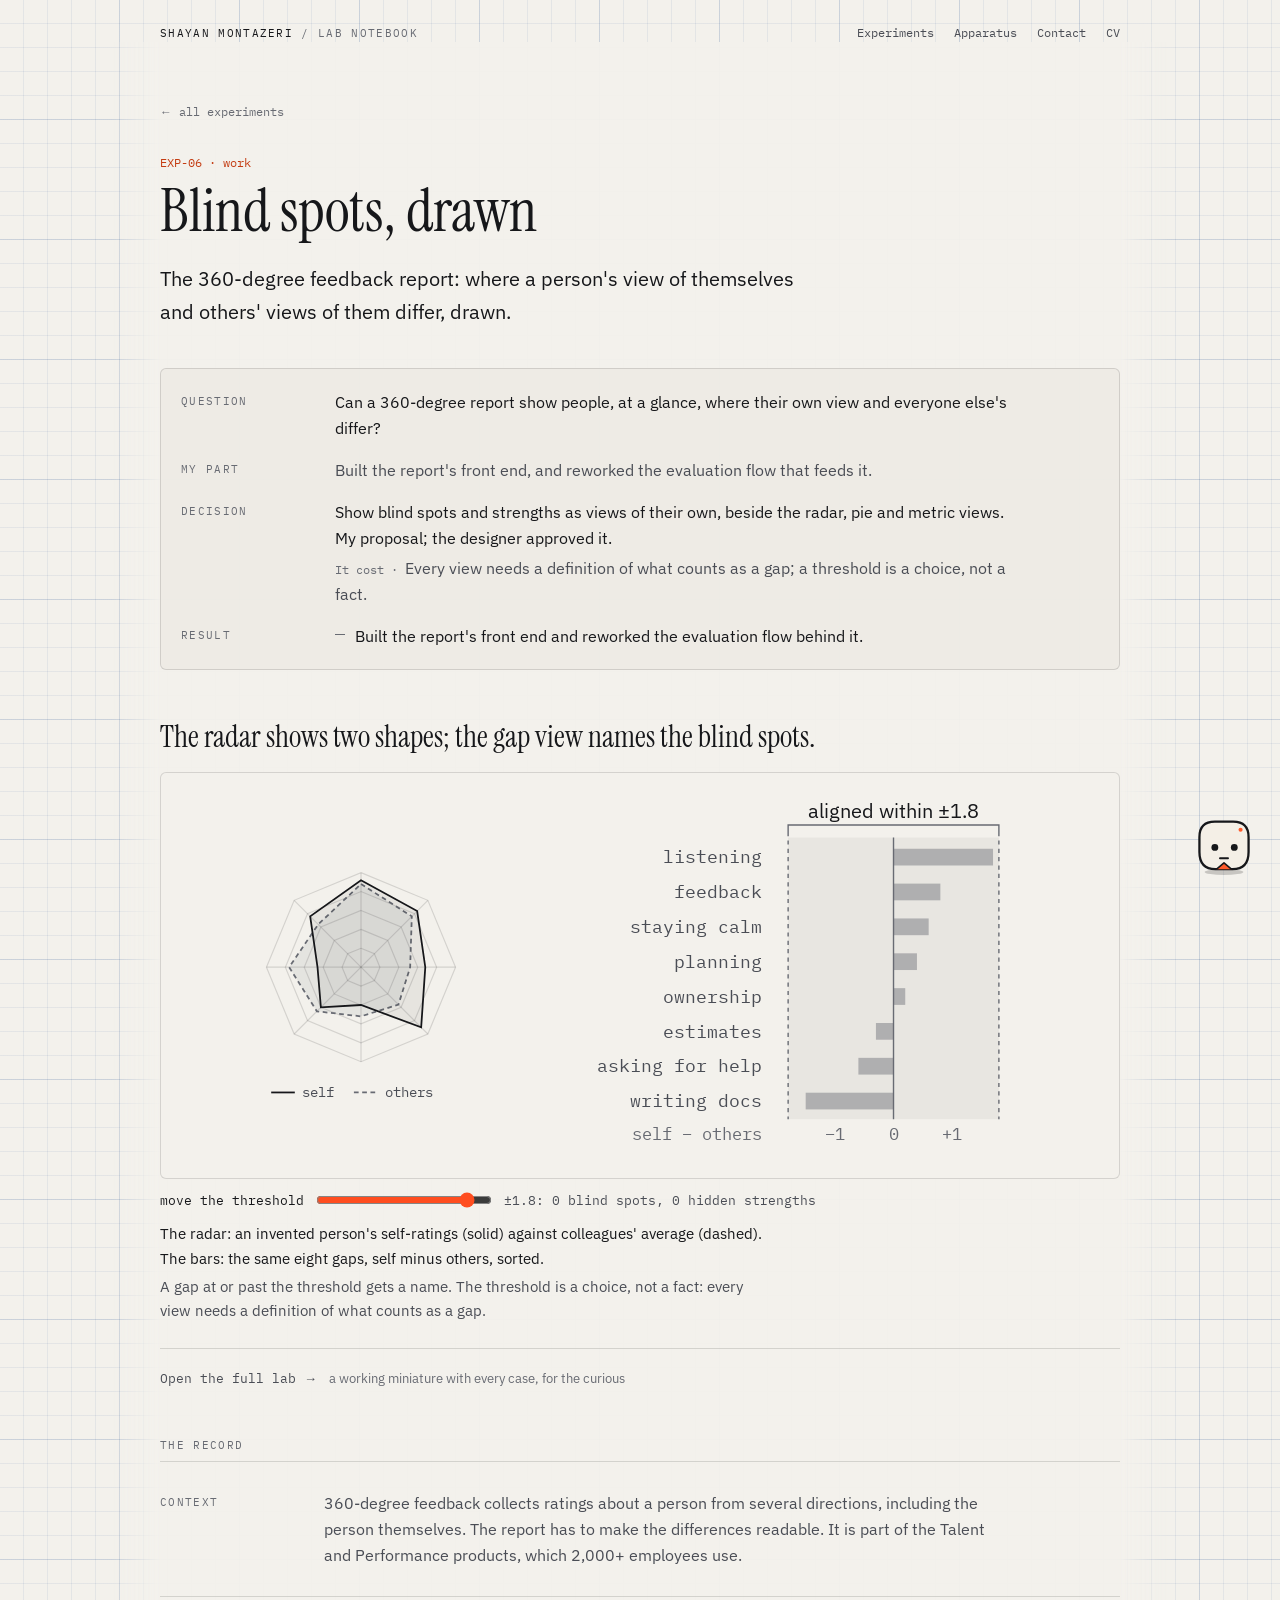
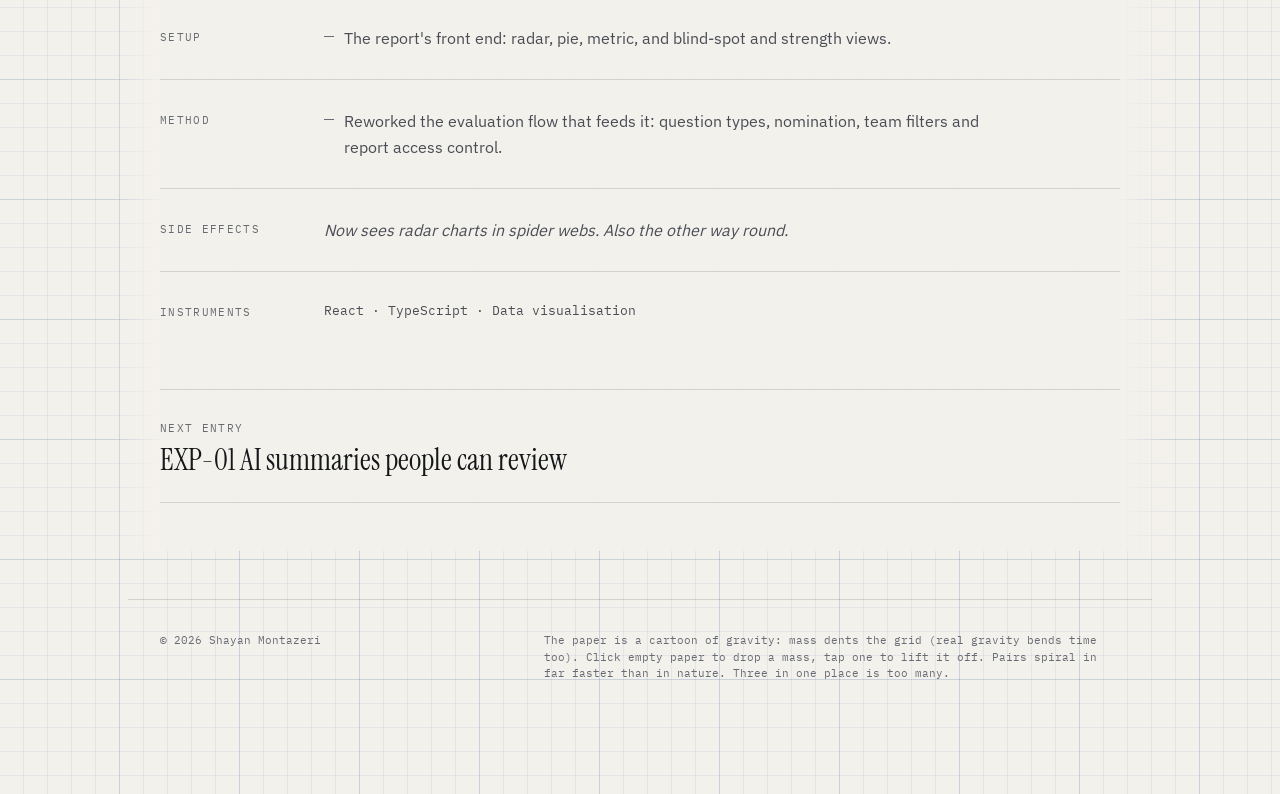
<file: experiments/360-report/index.html>
<!DOCTYPE html><html lang="en" class="sans_8cfd366e-module__dZOgLq__variable mono_6d2b035-module__jGFyya__variable display_9079dc59-module__O7WTVq__variable"><head><meta charSet="utf-8"/><meta name="viewport" content="width=device-width, initial-scale=1"/><link rel="preload" href="/_next/static/media/ibm_plex_mono_latin_400_normal.p.15bn-bt6r468-.woff2" as="font" crossorigin="" type="font/woff2"/><link rel="preload" href="/_next/static/media/ibm_plex_sans_latin_400_normal-s.p.0l-vv37ssd90w.woff2" as="font" crossorigin="" type="font/woff2"/><link rel="preload" href="/_next/static/media/ibm_plex_sans_latin_700_normal-s.p.0~z9rsupns3rv.woff2" as="font" crossorigin="" type="font/woff2"/><link rel="preload" href="/_next/static/media/instrument_serif_latin_400_normal-s.p.16egmc1t~e81l.woff2" as="font" crossorigin="" type="font/woff2"/><link rel="stylesheet" href="/_next/static/chunks/0a2r5zpljf6ub.css" data-precedence="next"/><link rel="preload" as="script" fetchPriority="low" href="/_next/static/chunks/07iwn3dl.fn-..js"/><script src="/_next/static/chunks/07uz2g0_38qia.js" async=""></script><script src="/_next/static/chunks/08dypk6wl8mhd.js" async=""></script><script src="/_next/static/chunks/07lhk_q6pmm3r.js" async=""></script><script src="/_next/static/chunks/turbopack-0zt7ewqba6dx..js" async=""></script><script src="/_next/static/chunks/0ei3w8_l5bdvl.js" async=""></script><script src="/_next/static/chunks/0d3shmwh5_nmn.js" async=""></script><script src="/_next/static/chunks/0i5a3ouo_kt2o.js" async=""></script><script src="/_next/static/chunks/0neayrtyud5kv.js" async=""></script><link rel="preload" href="/_next/static/chunks/044~wq58-3xyu.js" as="script" fetchPriority="low"/><meta name="next-size-adjust" content=""/><meta name="theme-color" content="#f3f1ec" media="(prefers-color-scheme: light)"/><meta name="theme-color" content="#0d0e10" media="(prefers-color-scheme: dark)"/><title>EXP-06 Blind spots, drawn — Shayan Montazeri</title><meta name="description" content="Can a 360-degree report show people, at a glance, where their own view and everyone else&#x27;s differ?"/><link rel="author" href="/humans.txt"/><meta name="author" content="Shayan Montazeri"/><link rel="canonical" href="https://shayan-m81.github.io/experiments/360-report/"/><meta property="og:title" content="EXP-06 Blind spots, drawn"/><meta property="og:description" content="The 360-degree feedback report: where a person&#x27;s view of themselves and others&#x27; views of them differ, drawn."/><meta property="og:url" content="https://shayan-m81.github.io/experiments/360-report/"/><meta property="og:image" content="https://shayan-m81.github.io/og.png"/><meta property="og:image:width" content="1200"/><meta property="og:image:height" content="630"/><meta property="og:image:alt" content="Blind spots, drawn"/><meta property="og:type" content="article"/><meta name="twitter:card" content="summary_large_image"/><meta name="twitter:title" content="EXP-06 Blind spots, drawn"/><meta name="twitter:description" content="The 360-degree feedback report: where a person&#x27;s view of themselves and others&#x27; views of them differ, drawn."/><meta name="twitter:image" content="https://shayan-m81.github.io/og.png"/><link rel="icon" href="/icon.svg?icon.17_fh_a4utl~5.svg" sizes="any" type="image/svg+xml"/><script src="/_next/static/chunks/03~yq9q893hmn.js" noModule=""></script></head><body><div hidden=""><!--$--><!--/$--></div><div class="intro " role="status" aria-label="Opening the lab notebook"><div class="intro-card"><svg viewBox="0 0 56 56" width="64" height="64" aria-hidden="true" class="intro-face"><ellipse cx="28" cy="52.5" rx="17" ry="2.6" fill="#000" opacity="0.18"/><path d="M20 8.5 H36 C45 8.5 49.5 13 49.5 22 V35 C49.5 45 45 50 35.5 50 H20.5 C11 50 6.5 45 6.5 35 V22 C6.5 13 11 8.5 20 8.5 Z" fill="#f4efe6" stroke="#16171a" stroke-width="2"/><path d="M21.5 50 L28 44.5 L34.5 50" fill="#ff5a2a" stroke="#16171a" stroke-width="1.4" stroke-linejoin="round"/><circle cx="42.5" cy="15.5" r="1.8" fill="#ff5a2a"/><ellipse cx="20" cy="31" rx="3" ry="3" fill="#16171a"/><ellipse cx="37" cy="31" rx="3" ry="3" fill="#16171a"/><path d="M24.5 40.5 L31.5 40.5" stroke="#16171a" stroke-width="1.7" stroke-linecap="round" fill="none"/></svg><p class="intro-label">Lab notebook · No. 1</p><p class="intro-name">Shayan Montazeri</p><ul class="intro-steps" aria-hidden="true"><li><span class="intro-mark">·</span>calibrating gravity</li><li><span class="intro-mark">·</span>building the name from particles</li><li><span class="intro-mark">·</span>waking the resident</li></ul><span class="intro-bar" aria-hidden="true"><span style="transform:scaleX(0.080)"></span></span></div></div><canvas aria-hidden="true" data-spacetime="true" class="pointer-events-none fixed inset-0 -z-10 h-lvh w-screen"></canvas><div aria-hidden="true" class="pointer-events-none fixed bottom-[84px] right-4 z-40 w-[136px] rounded-sm border border-rule bg-paper px-2 py-1.5 opacity-0 transition-opacity duration-500 has-[canvas[data-on=true]]:opacity-100 sm:bottom-[104px] sm:right-6"><span class="block font-mono text-[10px] tracking-wider text-ink-3">strain h(t)</span><canvas class="mt-1 block h-9 w-full"></canvas></div><a href="#main" class="skip-link">Skip to content</a><header class="mx-auto flex max-w-5xl flex-col gap-2 px-5 pt-6 sm:flex-row sm:items-center sm:justify-between sm:gap-6 sm:px-8"><a class="label !text-ink no-underline" href="/">Shayan Montazeri<!-- --> <span class="text-ink-3">/ lab notebook</span></a><nav class="flex gap-4 whitespace-nowrap font-mono text-[11px] text-ink-2 sm:gap-5 sm:text-[12px]"><a class="tap-area hover:text-ink" href="/#experiments">Experiments</a><a class="tap-area hover:text-ink" href="/#apparatus">Apparatus</a><a class="tap-area hover:text-ink" href="/#contact">Contact</a><a class="tap-area no-underline hover:text-ink" href="/cv/">CV</a><button type="button" class="tap-area text-signal-ink hover:text-ink">Tour</button></nav></header><div data-paper="true" class="overflow-x-clip"><main id="main" class="mx-auto max-w-5xl px-5 sm:px-8"><article class="reading pt-14"><a class="tap-area font-mono text-[12px] text-ink-3 no-underline hover:text-ink" href="/#experiments">← all experiments</a><header class="mt-8" data-tour="case-title"><p class="font-mono text-[12px] text-signal-ink">EXP-06<!-- --> · <!-- -->work</p><h1 class="mt-2 font-display text-5xl leading-[1.05] sm:text-6xl">Blind spots, drawn</h1><p class="mt-5 max-w-2xl text-xl leading-relaxed text-ink">The 360-degree feedback report: where a person&#x27;s view of themselves and others&#x27; views of them differ, drawn.</p></header><dl class="mt-10 grid gap-x-6 gap-y-4 rounded-md border border-rule bg-paper-2/60 p-5 sm:grid-cols-[130px_1fr]" data-tour="case-glance"><dt class="label pt-1">Question</dt><dd class="max-w-[68ch] text-[16px] leading-relaxed text-ink">Can a 360-degree report show people, at a glance, where their own view and everyone else&#x27;s differ?</dd><dt class="label pt-1">My part</dt><dd class="max-w-[68ch] text-[16px] leading-relaxed text-ink-2">Built the report&#x27;s front end, and reworked the evaluation flow that feeds it.</dd><dt class="label pt-1">Decision</dt><dd class="max-w-[68ch] text-[16px] leading-relaxed text-ink" data-tour="case-decision">Show blind spots and strengths as views of their own, beside the radar, pie and metric views. My proposal; the designer approved it.<span class="mt-1 block text-ink-2"><span class="font-mono text-[12px] text-ink-3">It cost · </span>Every view needs a definition of what counts as a gap; a threshold is a choice, not a fact.</span></dd><dt class="label pt-1">Result</dt><dd class="max-w-[68ch] text-[16px] leading-relaxed text-ink"><ul class="space-y-2"><li class="relative pl-5 before:absolute before:left-0 before:top-[0.7em] before:h-px before:w-2.5 before:bg-ink-3">Built the report&#x27;s front end and reworked the evaluation flow behind it.</li></ul></dd></dl><div data-tour="case-env"><section aria-label="The point, at a glance" class="mt-12"><figure class="case-figure" aria-label="A radar of an invented person&#x27;s 360-degree ratings, next to the same ratings as sorted gaps, with a threshold that decides which gaps are named." data-tour="case-figure"><p class="font-display text-[26px] leading-tight text-ink sm:text-[30px]">The radar shows two shapes; the gap view names the blind spots.</p><div class="mt-4 overflow-hidden rounded-md border border-rule bg-paper p-3 sm:p-5"><div class="grid items-center gap-4 sm:grid-cols-[minmax(0,2fr)_minmax(0,3fr)]"><svg viewBox="0 0 220 214" class="mx-auto block h-auto w-full max-w-[260px]" role="img" aria-label="Radar: self-ratings and others&#x27; average on eight competencies, as two overlapping shapes."><polygon points="110,84 121.31370849898477,88.68629150101523 126,100 121.31370849898477,111.31370849898477 110,116 98.68629150101523,111.31370849898477 94,100 98.68629150101523,88.68629150101523" fill="none" stroke="var(--rule)"></polygon><polygon points="110,68 132.62741699796953,77.37258300203048 142,100 132.62741699796953,122.62741699796952 110,132 87.37258300203048,122.62741699796952 78,100 87.37258300203047,77.37258300203048" fill="none" stroke="var(--rule)"></polygon><polygon points="110,52 143.94112549695427,66.05887450304573 158,100 143.94112549695427,133.94112549695427 110,148 76.05887450304573,133.94112549695427 62,100 76.05887450304571,66.05887450304573" fill="none" stroke="var(--rule)"></polygon><polygon points="110,36 155.25483399593904,54.74516600406096 174,100 155.25483399593904,145.25483399593904 110,164 64.74516600406096,145.25483399593904 46,100.00000000000001 64.74516600406095,54.74516600406096" fill="none" stroke="var(--rule)"></polygon><polygon points="110,20 166.5685424949238,43.4314575050762 190,100 166.5685424949238,156.5685424949238 110,180 53.4314575050762,156.5685424949238 30,100.00000000000001 53.43145750507618,43.4314575050762" fill="none" stroke="var(--rule)"></polygon><line x1="110" y1="100" x2="110" y2="20" stroke="var(--rule)" stroke-width="1"></line><line x1="110" y1="100" x2="166.5685424949238" y2="43.4314575050762" stroke="var(--rule)" stroke-width="1"></line><line x1="110" y1="100" x2="190" y2="100" stroke="var(--rule)" stroke-width="1"></line><line x1="110" y1="100" x2="166.5685424949238" y2="156.5685424949238" stroke="var(--signal)" stroke-width="2"></line><line x1="110" y1="100" x2="110" y2="180" stroke="var(--rule)" stroke-width="1"></line><line x1="110" y1="100" x2="53.4314575050762" y2="156.5685424949238" stroke="var(--rule)" stroke-width="1"></line><line x1="110" y1="100" x2="30" y2="100.00000000000001" stroke="var(--ok)" stroke-width="2"></line><line x1="110" y1="100" x2="53.43145750507618" y2="43.4314575050762" stroke="var(--rule)" stroke-width="1"></line><polygon points="110,29.599999999999994 152.9920922961421,57.00790770385792 151.6,100 141.67838379715732,131.67838379715732 110,141.6 72.6647619533503,137.3352380466497 49.2,100.00000000000001 73.79613280324875,63.79613280324877" fill="var(--ink-3)" fill-opacity="0.1" stroke="var(--ink-3)" stroke-width="1.5" stroke-dasharray="4 3"></polygon><polygon points="110,26.400000000000006 157.517575695736,52.48242430426401 164.39999999999998,100 160.91168824543144,150.91168824543144 110,132 76.05887450304573,133.94112549695427 73.2,100 67.00790770385791,57.00790770385792" fill="var(--ink)" fill-opacity="0.06" stroke="var(--ink)" stroke-width="1.5"></polygon><g class="font-mono" font-size="12" fill="var(--ink-2)"><line x1="34" x2="54" y1="206" y2="206" stroke="var(--ink)" stroke-width="1.5"></line><text x="60" y="210">self</text><line x1="104" x2="124" y1="206" y2="206" stroke="var(--ink-3)" stroke-width="1.5" stroke-dasharray="4 3"></line><text x="130" y="210">others</text></g></svg><svg viewBox="0 0 330 262" class="mx-auto block h-auto w-full max-w-[460px]" role="img" aria-label="Gaps, self minus others, sorted from listening (+1.7) to writing docs (-1.5). At a threshold of 1.0: blind spots listening; hidden strengths writing docs."><rect x="170" y="32" width="84" height="202" fill="var(--ink)" fill-opacity="0.05"></rect><line x1="170" x2="170" y1="28" y2="234" stroke="var(--ink-3)" stroke-dasharray="3 3"></line><line x1="254" x2="254" y1="28" y2="234" stroke="var(--ink-3)" stroke-dasharray="3 3"></line><path d="M170,28 V23 H254 V28" fill="none" stroke="var(--ink-3)"></path><text x="212" y="18" text-anchor="middle" class="font-sans" font-size="14" fill="var(--ink)">aligned within ±<!-- -->1.0</text><line x1="212" x2="212" y1="32" y2="234" stroke="var(--ink-3)"></line><g><text x="118" y="50.5" text-anchor="end" class="font-mono" font-size="13" fill="var(--ink)">listening</text><rect x="212" y="40" width="71.39999999999999" height="12" fill="var(--signal)" fill-opacity="1"></rect><text x="206" y="50.5" text-anchor="end" class="font-sans" font-size="13" fill="var(--signal-ink)" stroke="var(--paper)" stroke-width="4" paint-order="stroke">blind spot</text></g><g><text x="118" y="75.5" text-anchor="end" class="font-mono" font-size="13" fill="var(--ink-2)">feedback</text><rect x="212" y="65" width="33.6" height="12" fill="var(--ink-3)" fill-opacity="0.45"></rect></g><g><text x="118" y="100.5" text-anchor="end" class="font-mono" font-size="13" fill="var(--ink-2)">staying calm</text><rect x="212" y="90" width="25.2" height="12" fill="var(--ink-3)" fill-opacity="0.45"></rect></g><g><text x="118" y="125.5" text-anchor="end" class="font-mono" font-size="13" fill="var(--ink-2)">planning</text><rect x="212" y="115" width="16.8" height="12" fill="var(--ink-3)" fill-opacity="0.45"></rect></g><g><text x="118" y="150.5" text-anchor="end" class="font-mono" font-size="13" fill="var(--ink-2)">ownership</text><rect x="212" y="140" width="8.4" height="12" fill="var(--ink-3)" fill-opacity="0.45"></rect></g><g><text x="118" y="175.5" text-anchor="end" class="font-mono" font-size="13" fill="var(--ink-2)">estimates</text><rect x="199.4" y="165" width="12.6" height="12" fill="var(--ink-3)" fill-opacity="0.45"></rect></g><g><text x="118" y="200.5" text-anchor="end" class="font-mono" font-size="13" fill="var(--ink-2)">asking for help</text><rect x="186.8" y="190" width="25.2" height="12" fill="var(--ink-3)" fill-opacity="0.45"></rect></g><g><text x="118" y="225.5" text-anchor="end" class="font-mono" font-size="13" fill="var(--ink)">writing docs</text><rect x="149" y="215" width="63" height="12" fill="var(--ok)" fill-opacity="1"></rect><text x="218" y="225.5" text-anchor="start" class="font-sans" font-size="13" fill="var(--ok)" stroke="var(--paper)" stroke-width="4" paint-order="stroke">hidden strength</text></g><text x="170" y="249" text-anchor="middle" class="font-mono" font-size="12" fill="var(--ink-3)">−1</text><text x="212" y="249" text-anchor="middle" class="font-mono" font-size="12" fill="var(--ink-3)">0</text><text x="254" y="249" text-anchor="middle" class="font-mono" font-size="12" fill="var(--ink-3)">+1</text><text x="118" y="249" text-anchor="end" class="font-mono" font-size="12" fill="var(--ink-3)">self − others</text></svg></div></div><div class="mt-3 flex flex-wrap items-center gap-3" data-tour="case-control"><div class="flex flex-wrap items-center gap-x-3 gap-y-1 font-mono text-[13px] text-ink"><label for="_R_4qlubsnrb_">move the threshold</label><input id="_R_4qlubsnrb_" type="range" min="0.1" max="2" step="0.1" class="env-range w-44" value="1"/><output for="_R_4qlubsnrb_" aria-live="polite" class="inline-block min-w-[39ch] text-ink-2 tabular-nums">±<!-- -->1.0<!-- -->: <!-- -->1 blind spot, 1 hidden strength</output></div></div><figcaption class="mt-3 max-w-[68ch] space-y-1 text-[15px] leading-relaxed"><span class="block text-ink">The radar: an invented person&#x27;s self-ratings (solid) against colleagues&#x27; average (dashed). The bars: the same eight gaps, self minus others, sorted.</span><span class="block text-ink-2">A gap at or past the threshold gets a name. The threshold is a choice, not a fact: every view needs a definition of what counts as a gap.</span></figcaption></figure><div class="mt-6 border-t border-rule pt-4"><button type="button" data-tour="case-lab" aria-expanded="false" class="tap-area font-mono text-[13px] text-ink-2 underline decoration-rule underline-offset-4 hover:text-ink"><span class="inline-grid"><span aria-hidden="true" class="invisible [grid-area:1/1]">Open the full lab →</span><span class="[grid-area:1/1]">Open the full lab →</span></span></button><span class="ml-3 text-[13px] text-ink-3">a working miniature with every case, for the curious</span></div></section></div><div class="mt-12" data-tour="case-record"><p class="label mb-2">The record</p><section class="grid gap-3 border-t border-rule py-7 sm:grid-cols-[140px_1fr] sm:gap-6"><h2 class="label pt-1">Context</h2><div class="max-w-[68ch] text-[16px] leading-relaxed text-ink-2">360-degree feedback collects ratings about a person from several directions, including the person themselves. The report has to make the differences readable. It is part of the Talent and Performance products, which 2,000+ employees use.</div></section><section class="grid gap-3 border-t border-rule py-7 sm:grid-cols-[140px_1fr] sm:gap-6"><h2 class="label pt-1">Setup</h2><div class="max-w-[68ch] text-[16px] leading-relaxed text-ink-2"><ul class="space-y-2"><li class="relative pl-5 before:absolute before:left-0 before:top-[0.7em] before:h-px before:w-2.5 before:bg-ink-3">The report&#x27;s front end: radar, pie, metric, and blind-spot and strength views.</li></ul></div></section><section class="grid gap-3 border-t border-rule py-7 sm:grid-cols-[140px_1fr] sm:gap-6"><h2 class="label pt-1">Method</h2><div class="max-w-[68ch] text-[16px] leading-relaxed text-ink-2"><ul class="space-y-2"><li class="relative pl-5 before:absolute before:left-0 before:top-[0.7em] before:h-px before:w-2.5 before:bg-ink-3">Reworked the evaluation flow that feeds it: question types, nomination, team filters and report access control.</li></ul></div></section><section class="grid gap-3 border-t border-rule py-7 sm:grid-cols-[140px_1fr] sm:gap-6"><h2 class="label pt-1">Side effects</h2><div class="max-w-[68ch] text-[16px] leading-relaxed text-ink-2"><p class="italic">Now sees radar charts in spider webs. Also the other way round.</p></div></section><section class="grid gap-3 border-t border-rule py-7 sm:grid-cols-[140px_1fr] sm:gap-6"><h2 class="label pt-1">Instruments</h2><div class="max-w-[68ch] text-[16px] leading-relaxed text-ink-2"><p class="font-mono text-[13px]">React · TypeScript · Data visualisation</p></div></section></div><a class="mt-10 block border-y border-rule py-6 no-underline transition-colors hover:bg-paper-2" href="/experiments/ai-summaries/"><span class="label">Next entry</span><span class="mt-1 block font-display text-3xl text-ink">EXP-01<!-- --> <!-- -->AI summaries people can review</span></a></article><!--$--><!--/$--></main></div><footer class="mx-auto mt-24 flex max-w-5xl flex-wrap justify-between gap-2 border-t border-rule px-5 pt-8 pb-24 font-mono text-[11px] text-ink-3 sm:px-8 sm:pb-28"><span>© <!-- -->2026<!-- --> <!-- -->Shayan Montazeri</span><span class="max-w-xl">The paper is a cartoon of gravity: mass dents the grid (real gravity bends time too). <span class="pointer-coarse:hidden">Click</span><span class="hidden pointer-coarse:inline">Tap</span> empty paper to drop a mass, tap one to lift it off. Pairs spiral in far faster than in nature. Three in one place is too many.</span></footer><div class="resident-dock fixed bottom-4 right-4 z-40 flex max-w-[calc(100vw-2rem)] items-end gap-2 sm:bottom-6 sm:right-6 sm:max-w-[calc(100vw-3rem)]"><div aria-live="polite" class="pointer-events-none min-w-0 max-w-[288px]"></div><div class="relative shrink-0"><span role="tooltip" id="resident-tip" class="resident-bubble resident-tip absolute bottom-full right-0 mb-2 w-[248px]"><span class="mb-1.5 block min-h-[1.375em] text-[14px] leading-snug text-ink"></span><svg viewBox="0 0 100 60" aria-hidden="true" class="mb-1 h-9 w-full text-ink"><path d="M 15.36 34.00 A 40 40 0 0 1 84.64 34.00" fill="none" stroke="var(--rule)" stroke-width="1.5"></path><path d="M 33.73 17.46 A 40 40 0 0 1 43.33 14.56" fill="none" stroke="var(--ink-3)" stroke-width="4"></path><path d="M 76.77 24.27 A 40 40 0 0 1 84.64 34.00" fill="none" stroke="var(--signal)" stroke-width="4"></path><path d="M 13.63 33.00 L 10.16 31.00" stroke="var(--ink-3)" stroke-width="1"></path><path d="M 29.00 17.63 L 27.00 14.16" stroke="var(--ink-3)" stroke-width="1"></path><path d="M 50.00 12.00 L 50.00 8.00" stroke="var(--ink-3)" stroke-width="1"></path><path d="M 71.00 17.63 L 73.00 14.16" stroke="var(--ink-3)" stroke-width="1"></path><path d="M 86.37 33.00 L 89.84 31.00" stroke="var(--ink-3)" stroke-width="1"></path><line x1="50" y1="54" x2="50" y2="18" stroke="currentColor" stroke-width="1.5" stroke-linecap="round" transform="rotate(-16.800000000000004 50 54)"></line><circle cx="50" cy="54" r="2.5" fill="currentColor"></circle></svg><span class="block font-mono text-[11px] text-ink-2">Excitement level: within normal range. Found 0 of 13.</span></span><button type="button" popoverTarget="lab-menu" aria-label="The resident: open the lab menu" aria-describedby="resident-tip" class="resident-button block rounded-2xl transition duration-200 hover:-translate-y-0.5 "><span class="block "><svg viewBox="0 0 56 56" aria-hidden="true" class="resident-breathe h-14 w-14 sm:h-16 sm:w-16"><ellipse cx="28" cy="52.5" rx="17" ry="2.6" fill="#000" opacity="0.18"/><path d="M20 8.5 H36 C45 8.5 49.5 13 49.5 22 V35 C49.5 45 45 50 35.5 50 H20.5 C11 50 6.5 45 6.5 35 V22 C6.5 13 11 8.5 20 8.5 Z" fill="#f4efe6" stroke="#16171a" stroke-width="2"/><path d="M21.5 50 L28 44.5 L34.5 50" fill="#ff5a2a" stroke="#16171a" stroke-width="1.4" stroke-linejoin="round"/><circle cx="42.5" cy="15.5" r="1.8" fill="#ff5a2a"/><ellipse cx="20" cy="31" rx="3" ry="3" fill="#16171a"/><ellipse cx="37" cy="31" rx="3" ry="3" fill="#16171a"/><path d="M24.5 40.5 L31.5 40.5" stroke="#16171a" stroke-width="1.7" stroke-linecap="round" fill="none"/></svg></span></button><div id="lab-menu" popover="auto" role="dialog" aria-labelledby="lab-menu-title" class="lab-menu"><div class="lab-menu-scroll"><div class="flex items-start gap-3 p-3"><button type="button" aria-label="Poke the resident" class="resident-button shrink-0 rounded-xl"><span class="block "><svg viewBox="0 0 56 56" aria-hidden="true" class="h-14 w-14"><ellipse cx="28" cy="52.5" rx="17" ry="2.6" fill="#000" opacity="0.18"/><path d="M20 8.5 H36 C45 8.5 49.5 13 49.5 22 V35 C49.5 45 45 50 35.5 50 H20.5 C11 50 6.5 45 6.5 35 V22 C6.5 13 11 8.5 20 8.5 Z" fill="#f4efe6" stroke="#16171a" stroke-width="2"/><path d="M21.5 50 L28 44.5 L34.5 50" fill="#ff5a2a" stroke="#16171a" stroke-width="1.4" stroke-linejoin="round"/><circle cx="42.5" cy="15.5" r="1.8" fill="#ff5a2a"/><ellipse cx="20" cy="31" rx="3" ry="3" fill="#16171a"/><ellipse cx="37" cy="31" rx="3" ry="3" fill="#16171a"/><path d="M24.5 40.5 L31.5 40.5" stroke="#16171a" stroke-width="1.7" stroke-linecap="round" fill="none"/></svg></span></button><div class="min-w-0 flex-1"><p id="lab-menu-title" class="label">The resident · lab assistant</p><p class="mt-1 text-[14px] leading-snug text-ink"></p><p class="mt-1 font-mono text-[11px] text-ink-2">Excitement level: within normal range. Found 0 of 13.</p></div></div><div class="border-t border-rule px-2 pb-2 pt-2.5"><p class="label px-2 pb-1.5">Try something</p><div class="grid gap-0.5"><button type="button" class="lab-play"><span class="lab-play-icon"><svg viewBox="0 0 20 20" width="20" height="20" aria-hidden="true" fill="none" stroke="currentColor" stroke-width="1.5" stroke-linecap="round" stroke-linejoin="round"><ellipse cx="10" cy="11" rx="8" ry="2.6"></ellipse><path d="M4.6 9.4a5.6 5.4 0 0 1 10.8 0"></path><circle cx="10" cy="11" r="3.4" fill="currentColor" stroke="none"></circle></svg></span><span class="min-w-0"><span class="lab-play-title">Make a black hole</span><span class="lab-play-note">The page falls in. He copes.</span></span><span aria-hidden="true" class="lab-play-go">→</span></button></div></div><div class="grid grid-cols-3 gap-1.5 border-t border-rule p-2.5 font-mono text-[11px]"><button type="button" class="lab-tool"><svg viewBox="0 0 20 20" width="18" height="18" aria-hidden="true" fill="none" stroke="currentColor" stroke-width="1.5" stroke-linecap="round" stroke-linejoin="round"><path d="M5.5 2.5h6.5l3 3v12h-9.5z"></path><path d="M8 8.5h5M8 11.5h5M8 14.5h3"></path></svg><span>visit report</span></button><button type="button" class="lab-tool"><svg viewBox="0 0 20 20" width="18" height="18" aria-hidden="true" fill="none" stroke="currentColor" stroke-width="1.5" stroke-linecap="round" stroke-linejoin="round"><path d="M15.6 12.2a6 6 0 1 1-1.4-6.4"></path><path d="M15 2.8v3.6h-3.6"></path></svg><span>reset lab</span></button><button type="button" class="lab-tool" aria-pressed="true"><svg viewBox="0 0 20 20" width="18" height="18" aria-hidden="true" fill="none" stroke="currentColor" stroke-width="1.5" stroke-linecap="round" stroke-linejoin="round"><path d="M3.5 4.5h13v9h-7l-3.5 3v-3h-2.5z"></path></svg><span>hints on</span></button></div><p class="keyboard-only border-t border-rule px-3 py-2 font-mono text-[11px] text-ink-2">Type <kbd>hire</kbd>, <kbd>cv</kbd> or <kbd>email</kbd> anywhere: I fetch the paperwork.</p><details class="border-t border-rule"><summary class="cursor-pointer px-3 py-2.5 font-mono text-[11px] text-ink-2 hover:text-ink">lab log · <!-- -->0<!-- --> <!-- -->entries<!-- --> · <!-- -->found 0 of 13.</summary><ol role="log" aria-label="Lab log" class="space-y-1.5 px-3 pb-3 font-mono text-[11px] leading-relaxed"></ol><div class="space-y-2 border-t border-rule p-3 font-mono text-[10px] leading-relaxed text-ink-3"><p>Found 0 of 13.<!-- --> <!-- -->The rest: no spoilers. The tour knows where they are.</p><p>May I remember you next time? Only in this browser; nothing is sent anywhere.<!-- --> <button type="button" class="underline decoration-rule underline-offset-4 hover:text-ink">yes</button> <button type="button" class="underline decoration-rule underline-offset-4 hover:text-ink">no</button></p></div></details></div></div></div></div><script src="/_next/static/chunks/07iwn3dl.fn-..js" id="_R_" async=""></script><script>(self.__next_f=self.__next_f||[]).push([0])</script><script>self.__next_f.push([1,"1:\"$Sreact.fragment\"\n2:I[77087,[\"/_next/static/chunks/0ei3w8_l5bdvl.js\",\"/_next/static/chunks/0d3shmwh5_nmn.js\",\"/_next/static/chunks/0i5a3ouo_kt2o.js\"],\"Intro\"]\n3:I[92927,[\"/_next/static/chunks/0ei3w8_l5bdvl.js\",\"/_next/static/chunks/0d3shmwh5_nmn.js\",\"/_next/static/chunks/0i5a3ouo_kt2o.js\"],\"Spacetime\"]\n4:I[22016,[\"/_next/static/chunks/0ei3w8_l5bdvl.js\",\"/_next/static/chunks/0d3shmwh5_nmn.js\",\"/_next/static/chunks/0i5a3ouo_kt2o.js\",\"/_next/static/chunks/0neayrtyud5kv.js\"],\"\"]\n5:I[73438,[\"/_next/static/chunks/0ei3w8_l5bdvl.js\",\"/_next/static/chunks/0d3shmwh5_nmn.js\",\"/_next/static/chunks/0i5a3ouo_kt2o.js\"],\"Greeting\"]\n6:I[65828,[\"/_next/static/chunks/0ei3w8_l5bdvl.js\",\"/_next/static/chunks/0d3shmwh5_nmn.js\",\"/_next/static/chunks/0i5a3ouo_kt2o.js\"],\"SectionLink\"]\n7:I[18992,[\"/_next/static/chunks/0ei3w8_l5bdvl.js\",\"/_next/static/chunks/0d3shmwh5_nmn.js\",\"/_next/static/chunks/0i5a3ouo_kt2o.js\"],\"TourButton\"]\n8:I[39756,[\"/_next/static/chunks/0ei3w8_l5bdvl.js\",\"/_next/static/chunks/0d3shmwh5_nmn.js\",\"/_next/static/chunks/0i5a3ouo_kt2o.js\"],\"default\"]\n9:I[37457,[\"/_next/static/chunks/0ei3w8_l5bdvl.js\",\"/_next/static/chunks/0d3shmwh5_nmn.js\",\"/_next/static/chunks/0i5a3ouo_kt2o.js\"],\"default\"]\na:I[56280,[\"/_next/static/chunks/0ei3w8_l5bdvl.js\",\"/_next/static/chunks/0d3shmwh5_nmn.js\",\"/_next/static/chunks/0i5a3ouo_kt2o.js\"],\"Resident\"]\nc:I[97367,[\"/_next/static/chunks/0ei3w8_l5bdvl.js\",\"/_next/static/chunks/0d3shmwh5_nmn.js\",\"/_next/static/chunks/0i5a3ouo_kt2o.js\"],\"OutletBoundary\"]\nd:\"$Sreact.suspense\"\n10:I[97367,[\"/_next/static/chunks/0ei3w8_l5bdvl.js\",\"/_next/static/chunks/0d3shmwh5_nmn.js\",\"/_next/static/chunks/0i5a3ouo_kt2o.js\"],\"ViewportBoundary\"]\n12:I[97367,[\"/_next/static/chunks/0ei3w8_l5bdvl.js\",\"/_next/static/chunks/0d3shmwh5_nmn.js\",\"/_next/static/chunks/0i5a3ouo_kt2o.js\"],\"MetadataBoundary\"]\n14:I[68027,[\"/_next/static/chunks/0ei3w8_l5bdvl.js\",\"/_next/static/chunks/0d3shmwh5_nmn.js\",\"/_next/static/chunks/0i5a3ouo_kt2o.js\"],\"default\",1]\n:HL[\"/_next/static/chunks/0a2r5zpljf6ub.css\",\"style\"]\n:HL[\"/_next/static/media/ibm_plex_mono_latin_400_normal.p.15bn-bt6r468-.woff2\",\"font\",{\"crossOrigin\":\"\",\"type\":\"font/woff2\"}]\n:HL[\"/_next/static/media/ibm_plex_sans_latin_400_normal-s.p.0l-vv37ssd90w.woff2\",\"font\",{\"crossOrigin\":\"\",\"type\":\"font/woff2\"}]\n:HL[\"/_next/static/media/ibm_plex_sans_latin_700_normal-s.p.0~z9rsupns3rv.woff2\",\"font\",{\"crossOrigin\":\"\",\"type\":\"font/woff2\"}]\n:HL[\"/_next/static/media/instrument_serif_latin_400_normal-s.p.16egmc1t~e81l.woff2\",\"font\",{\"crossOrigin\":\"\",\"type\":\"font/woff2\"}]\n"])</script><script>self.__next_f.push([1,"0:{\"P\":null,\"c\":[\"\",\"experiments\",\"360-report\",\"\"],\"q\":\"\",\"i\":false,\"f\":[[[\"\",{\"children\":[\"experiments\",{\"children\":[[\"slug\",\"360-report\",\"d\",null],{\"children\":[\"__PAGE__\",{}]}]}]},\"$undefined\",\"$undefined\",16],[[\"$\",\"$1\",\"c\",{\"children\":[[[\"$\",\"link\",\"0\",{\"rel\":\"stylesheet\",\"href\":\"/_next/static/chunks/0a2r5zpljf6ub.css\",\"precedence\":\"next\",\"crossOrigin\":\"$undefined\",\"nonce\":\"$undefined\"}],[\"$\",\"script\",\"script-0\",{\"src\":\"/_next/static/chunks/0ei3w8_l5bdvl.js\",\"async\":true,\"nonce\":\"$undefined\"}],[\"$\",\"script\",\"script-1\",{\"src\":\"/_next/static/chunks/0d3shmwh5_nmn.js\",\"async\":true,\"nonce\":\"$undefined\"}],[\"$\",\"script\",\"script-2\",{\"src\":\"/_next/static/chunks/0i5a3ouo_kt2o.js\",\"async\":true,\"nonce\":\"$undefined\"}]],[\"$\",\"html\",null,{\"lang\":\"en\",\"className\":\"sans_8cfd366e-module__dZOgLq__variable mono_6d2b035-module__jGFyya__variable display_9079dc59-module__O7WTVq__variable\",\"children\":[\"$\",\"body\",null,{\"children\":[[\"$\",\"$L2\",null,{}],[\"$\",\"$L3\",null,{}],[\"$\",\"a\",null,{\"href\":\"#main\",\"className\":\"skip-link\",\"children\":\"Skip to content\"}],[\"$\",\"header\",null,{\"className\":\"mx-auto flex max-w-5xl flex-col gap-2 px-5 pt-6 sm:flex-row sm:items-center sm:justify-between sm:gap-6 sm:px-8\",\"children\":[[\"$\",\"$L4\",null,{\"href\":\"/\",\"className\":\"label !text-ink no-underline\",\"children\":[\"Shayan Montazeri\",\" \",[\"$\",\"span\",null,{\"className\":\"text-ink-3\",\"children\":\"/ lab notebook\"}],[\"$\",\"$L5\",null,{}]]}],[\"$\",\"nav\",null,{\"className\":\"flex gap-4 whitespace-nowrap font-mono text-[11px] text-ink-2 sm:gap-5 sm:text-[12px]\",\"children\":[[\"$\",\"$L6\",null,{\"id\":\"experiments\",\"className\":\"tap-area hover:text-ink\",\"children\":\"Experiments\"}],[\"$\",\"$L6\",null,{\"id\":\"apparatus\",\"className\":\"tap-area hover:text-ink\",\"children\":\"Apparatus\"}],[\"$\",\"$L6\",null,{\"id\":\"contact\",\"className\":\"tap-area hover:text-ink\",\"children\":\"Contact\"}],[\"$\",\"$L4\",null,{\"href\":\"/cv\",\"className\":\"tap-area no-underline hover:text-ink\",\"children\":\"CV\"}],[\"$\",\"$L7\",null,{\"className\":\"tap-area text-signal-ink hover:text-ink\"}]]}]]}],[\"$\",\"div\",null,{\"data-paper\":true,\"className\":\"overflow-x-clip\",\"children\":[\"$\",\"main\",null,{\"id\":\"main\",\"className\":\"mx-auto max-w-5xl px-5 sm:px-8\",\"children\":[\"$\",\"$L8\",null,{\"parallelRouterKey\":\"children\",\"error\":\"$undefined\",\"errorStyles\":\"$undefined\",\"errorScripts\":\"$undefined\",\"template\":[\"$\",\"$L9\",null,{}],\"templateStyles\":\"$undefined\",\"templateScripts\":\"$undefined\",\"notFound\":[[\"$\",\"section\",null,{\"className\":\"py-32\",\"children\":[[\"$\",\"p\",null,{\"className\":\"font-mono text-[12px] text-signal-ink\",\"children\":\"EXP-404\"}],[\"$\",\"h1\",null,{\"className\":\"mt-3 font-display text-5xl leading-tight\",\"children\":\"This experiment failed successfully.\"}],[\"$\",\"p\",null,{\"className\":\"mt-4 text-ink-2\",\"children\":\"The page you measured does not exist. The error bars were large.\"}],[\"$\",\"$L4\",null,{\"href\":\"/\",\"className\":\"mt-8 inline-block font-mono text-[13px] text-ink\",\"children\":\"← back to the notebook\"}]]}],[]],\"forbidden\":\"$undefined\",\"unauthorized\":\"$undefined\"}]}]}],[\"$\",\"footer\",null,{\"className\":\"mx-auto mt-24 flex max-w-5xl flex-wrap justify-between gap-2 border-t border-rule px-5 pt-8 pb-24 font-mono text-[11px] text-ink-3 sm:px-8 sm:pb-28\",\"children\":[[\"$\",\"span\",null,{\"children\":[\"© \",2026,\" \",\"Shayan Montazeri\"]}],[\"$\",\"span\",null,{\"className\":\"max-w-xl\",\"children\":[\"The paper is a cartoon of gravity: mass dents the grid (real gravity bends time too). \",[\"$\",\"span\",null,{\"className\":\"pointer-coarse:hidden\",\"children\":\"Click\"}],[\"$\",\"span\",null,{\"className\":\"hidden pointer-coarse:inline\",\"children\":\"Tap\"}],\" empty paper to drop a mass, tap one to lift it off. Pairs spiral in far faster than in nature. Three in one place is too many.\"]}]]}],[\"$\",\"$La\",null,{}]]}]}]]}],{\"children\":[[\"$\",\"$1\",\"c\",{\"children\":[null,[\"$\",\"$L8\",null,{\"parallelRouterKey\":\"children\",\"error\":\"$undefined\",\"errorStyles\":\"$undefined\",\"errorScripts\":\"$undefined\",\"template\":[\"$\",\"$L9\",null,{}],\"templateStyles\":\"$undefined\",\"templateScripts\":\"$undefined\",\"notFound\":\"$undefined\",\"forbidden\":\"$undefined\",\"unauthorized\":\"$undefined\"}]]}],{\"children\":[[\"$\",\"$1\",\"c\",{\"children\":[null,[\"$\",\"$L8\",null,{\"parallelRouterKey\":\"children\",\"error\":\"$undefined\",\"errorStyles\":\"$undefined\",\"errorScripts\":\"$undefined\",\"template\":[\"$\",\"$L9\",null,{}],\"templateStyles\":\"$undefined\",\"templateScripts\":\"$undefined\",\"notFound\":\"$undefined\",\"forbidden\":\"$undefined\",\"unauthorized\":\"$undefined\"}]]}],{\"children\":[[\"$\",\"$1\",\"c\",{\"children\":[\"$Lb\",[[\"$\",\"script\",\"script-0\",{\"src\":\"/_next/static/chunks/0neayrtyud5kv.js\",\"async\":true,\"nonce\":\"$undefined\"}]],[\"$\",\"$Lc\",null,{\"children\":[\"$\",\"$d\",null,{\"name\":\"Next.MetadataOutlet\",\"children\":\"$@e\"}]}]]}],{},null,false,null]},null,false,\"$@f\"]},null,false,\"$@f\"]},null,false,null],[\"$\",\"$1\",\"h\",{\"children\":[null,[\"$\",\"$L10\",null,{\"children\":\"$L11\"}],[\"$\",\"div\",null,{\"hidden\":true,\"children\":[\"$\",\"$L12\",null,{\"children\":[\"$\",\"$d\",null,{\"name\":\"Next.Metadata\",\"children\":\"$L13\"}]}]}],[\"$\",\"meta\",null,{\"name\":\"next-size-adjust\",\"content\":\"\"}]]}],false]],\"m\":\"$undefined\",\"G\":[\"$14\",[[\"$\",\"link\",\"0\",{\"rel\":\"stylesheet\",\"href\":\"/_next/static/chunks/0a2r5zpljf6ub.css\",\"precedence\":\"next\",\"crossOrigin\":\"$undefined\",\"nonce\":\"$undefined\"}]]],\"S\":true,\"h\":null,\"s\":\"$undefined\",\"l\":\"$undefined\",\"p\":\"$undefined\",\"d\":\"$undefined\",\"b\":\"ga9JWJTW15O8RZtgYsZqR\"}\n"])</script><script>self.__next_f.push([1,"15:[]\nf:\"$W15\"\n"])</script><script>self.__next_f.push([1,"16:I[70093,[\"/_next/static/chunks/0ei3w8_l5bdvl.js\",\"/_next/static/chunks/0d3shmwh5_nmn.js\",\"/_next/static/chunks/0i5a3ouo_kt2o.js\",\"/_next/static/chunks/0neayrtyud5kv.js\"],\"CaseBench\"]\n"])</script><script>self.__next_f.push([1,"b:[\"$\",\"article\",null,{\"className\":\"reading pt-14\",\"children\":[[\"$\",\"$L4\",null,{\"href\":\"/#experiments\",\"className\":\"tap-area font-mono text-[12px] text-ink-3 no-underline hover:text-ink\",\"children\":\"← all experiments\"}],[\"$\",\"header\",null,{\"className\":\"mt-8\",\"data-tour\":\"case-title\",\"children\":[[\"$\",\"p\",null,{\"className\":\"font-mono text-[12px] text-signal-ink\",\"children\":[\"EXP-06\",\" · \",\"work\"]}],[\"$\",\"h1\",null,{\"className\":\"mt-2 font-display text-5xl leading-[1.05] sm:text-6xl\",\"children\":\"Blind spots, drawn\"}],[\"$\",\"p\",null,{\"className\":\"mt-5 max-w-2xl text-xl leading-relaxed text-ink\",\"children\":\"The 360-degree feedback report: where a person's view of themselves and others' views of them differ, drawn.\"}]]}],[\"$\",\"dl\",null,{\"className\":\"mt-10 grid gap-x-6 gap-y-4 rounded-md border border-rule bg-paper-2/60 p-5 sm:grid-cols-[130px_1fr]\",\"data-tour\":\"case-glance\",\"children\":[[\"$\",\"dt\",null,{\"className\":\"label pt-1\",\"children\":\"Question\"}],[\"$\",\"dd\",null,{\"className\":\"max-w-[68ch] text-[16px] leading-relaxed text-ink\",\"children\":\"Can a 360-degree report show people, at a glance, where their own view and everyone else's differ?\"}],[\"$\",\"dt\",null,{\"className\":\"label pt-1\",\"children\":\"My part\"}],[\"$\",\"dd\",null,{\"className\":\"max-w-[68ch] text-[16px] leading-relaxed text-ink-2\",\"children\":\"Built the report's front end, and reworked the evaluation flow that feeds it.\"}],[\"$\",\"dt\",null,{\"className\":\"label pt-1\",\"children\":\"Decision\"}],[\"$\",\"dd\",null,{\"className\":\"max-w-[68ch] text-[16px] leading-relaxed text-ink\",\"data-tour\":\"case-decision\",\"children\":[\"Show blind spots and strengths as views of their own, beside the radar, pie and metric views. My proposal; the designer approved it.\",[\"$\",\"span\",null,{\"className\":\"mt-1 block text-ink-2\",\"children\":[[\"$\",\"span\",null,{\"className\":\"font-mono text-[12px] text-ink-3\",\"children\":\"It cost · \"}],\"Every view needs a definition of what counts as a gap; a threshold is a choice, not a fact.\"]}]]}],[\"$\",\"dt\",null,{\"className\":\"label pt-1\",\"children\":\"Result\"}],[\"$\",\"dd\",null,{\"className\":\"max-w-[68ch] text-[16px] leading-relaxed text-ink\",\"children\":[\"$\",\"ul\",null,{\"className\":\"space-y-2\",\"children\":[[\"$\",\"li\",\"Built the report's front end and reworked the evaluation flow behind it.\",{\"className\":\"relative pl-5 before:absolute before:left-0 before:top-[0.7em] before:h-px before:w-2.5 before:bg-ink-3\",\"children\":\"Built the report's front end and reworked the evaluation flow behind it.\"}]]}]}]]}],false,[\"$\",\"div\",null,{\"data-tour\":\"case-env\",\"children\":[\"$\",\"$L16\",null,{\"slug\":\"360-report\"}]}],[\"$\",\"div\",null,{\"className\":\"mt-12\",\"data-tour\":\"case-record\",\"children\":[[\"$\",\"p\",null,{\"className\":\"label mb-2\",\"children\":\"The record\"}],[\"$\",\"section\",null,{\"className\":\"grid gap-3 border-t border-rule py-7 sm:grid-cols-[140px_1fr] sm:gap-6\",\"children\":[[\"$\",\"h2\",null,{\"className\":\"label pt-1\",\"children\":\"Context\"}],[\"$\",\"div\",null,{\"className\":\"max-w-[68ch] text-[16px] leading-relaxed text-ink-2\",\"children\":\"360-degree feedback collects ratings about a person from several directions, including the person themselves. The report has to make the differences readable. It is part of the Talent and Performance products, which 2,000+ employees use.\"}]]}],[\"$\",\"section\",null,{\"className\":\"grid gap-3 border-t border-rule py-7 sm:grid-cols-[140px_1fr] sm:gap-6\",\"children\":[[\"$\",\"h2\",null,{\"className\":\"label pt-1\",\"children\":\"Setup\"}],[\"$\",\"div\",null,{\"className\":\"max-w-[68ch] text-[16px] leading-relaxed text-ink-2\",\"children\":[\"$\",\"ul\",null,{\"className\":\"space-y-2\",\"children\":[[\"$\",\"li\",\"The report's front end: radar, pie, metric, and blind-spot and strength views.\",{\"className\":\"relative pl-5 before:absolute before:left-0 before:top-[0.7em] before:h-px before:w-2.5 before:bg-ink-3\",\"children\":\"The report's front end: radar, pie, metric, and blind-spot and strength views.\"}]]}]}]]}],[\"$\",\"section\",null,{\"className\":\"grid gap-3 border-t border-rule py-7 sm:grid-cols-[140px_1fr] sm:gap-6\",\"children\":[\"$L17\",\"$L18\"]}],\"$L19\",\"$undefined\",\"$L1a\"]}],\"$L1b\"]}]\n"])</script><script>self.__next_f.push([1,"17:[\"$\",\"h2\",null,{\"className\":\"label pt-1\",\"children\":\"Method\"}]\n18:[\"$\",\"div\",null,{\"className\":\"max-w-[68ch] text-[16px] leading-relaxed text-ink-2\",\"children\":[\"$\",\"ul\",null,{\"className\":\"space-y-2\",\"children\":[[\"$\",\"li\",\"Reworked the evaluation flow that feeds it: question types, nomination, team filters and report access control.\",{\"className\":\"relative pl-5 before:absolute before:left-0 before:top-[0.7em] before:h-px before:w-2.5 before:bg-ink-3\",\"children\":\"Reworked the evaluation flow that feeds it: question types, nomination, team filters and report access control.\"}]]}]}]\n19:[\"$\",\"section\",null,{\"className\":\"grid gap-3 border-t border-rule py-7 sm:grid-cols-[140px_1fr] sm:gap-6\",\"children\":[[\"$\",\"h2\",null,{\"className\":\"label pt-1\",\"children\":\"Side effects\"}],[\"$\",\"div\",null,{\"className\":\"max-w-[68ch] text-[16px] leading-relaxed text-ink-2\",\"children\":[\"$\",\"p\",null,{\"className\":\"italic\",\"children\":\"Now sees radar charts in spider webs. Also the other way round.\"}]}]]}]\n1a:[\"$\",\"section\",null,{\"className\":\"grid gap-3 border-t border-rule py-7 sm:grid-cols-[140px_1fr] sm:gap-6\",\"children\":[[\"$\",\"h2\",null,{\"className\":\"label pt-1\",\"children\":\"Instruments\"}],[\"$\",\"div\",null,{\"className\":\"max-w-[68ch] text-[16px] leading-relaxed text-ink-2\",\"children\":[[\"$\",\"p\",null,{\"className\":\"font-mono text-[13px]\",\"children\":\"React · TypeScript · Data visualisation\"}],\"$undefined\"]}]]}]\n1b:[\"$\",\"$L4\",null,{\"href\":\"/experiments/ai-summaries\",\"className\":\"mt-10 block border-y border-rule py-6 no-underline transition-colors hover:bg-paper-2\",\"children\":[[\"$\",\"span\",null,{\"className\":\"label\",\"children\":\"Next entry\"}],[\"$\",\"span\",null,{\"className\":\"mt-1 block font-display text-3xl text-ink\",\"children\":[\"EXP-01\",\" \",\"AI summaries people can review\"]}]]}]\n"])</script><script>self.__next_f.push([1,"11:[[\"$\",\"meta\",\"0\",{\"charSet\":\"utf-8\"}],[\"$\",\"meta\",\"1\",{\"name\":\"viewport\",\"content\":\"width=device-width, initial-scale=1\"}],[\"$\",\"meta\",\"2\",{\"name\":\"theme-color\",\"content\":\"#f3f1ec\",\"media\":\"(prefers-color-scheme: light)\"}],[\"$\",\"meta\",\"3\",{\"name\":\"theme-color\",\"content\":\"#0d0e10\",\"media\":\"(prefers-color-scheme: dark)\"}]]\n"])</script><script>self.__next_f.push([1,"1c:I[27201,[\"/_next/static/chunks/0ei3w8_l5bdvl.js\",\"/_next/static/chunks/0d3shmwh5_nmn.js\",\"/_next/static/chunks/0i5a3ouo_kt2o.js\"],\"IconMark\"]\ne:null\n"])</script><script>self.__next_f.push([1,"13:[[\"$\",\"title\",\"0\",{\"children\":\"EXP-06 Blind spots, drawn — Shayan Montazeri\"}],[\"$\",\"meta\",\"1\",{\"name\":\"description\",\"content\":\"Can a 360-degree report show people, at a glance, where their own view and everyone else's differ?\"}],[\"$\",\"link\",\"2\",{\"rel\":\"author\",\"href\":\"/humans.txt\"}],[\"$\",\"meta\",\"3\",{\"name\":\"author\",\"content\":\"Shayan Montazeri\"}],[\"$\",\"link\",\"4\",{\"rel\":\"canonical\",\"href\":\"https://shayan-m81.github.io/experiments/360-report/\"}],[\"$\",\"meta\",\"5\",{\"property\":\"og:title\",\"content\":\"EXP-06 Blind spots, drawn\"}],[\"$\",\"meta\",\"6\",{\"property\":\"og:description\",\"content\":\"The 360-degree feedback report: where a person's view of themselves and others' views of them differ, drawn.\"}],[\"$\",\"meta\",\"7\",{\"property\":\"og:url\",\"content\":\"https://shayan-m81.github.io/experiments/360-report/\"}],[\"$\",\"meta\",\"8\",{\"property\":\"og:image\",\"content\":\"https://shayan-m81.github.io/og.png\"}],[\"$\",\"meta\",\"9\",{\"property\":\"og:image:width\",\"content\":\"1200\"}],[\"$\",\"meta\",\"10\",{\"property\":\"og:image:height\",\"content\":\"630\"}],[\"$\",\"meta\",\"11\",{\"property\":\"og:image:alt\",\"content\":\"Blind spots, drawn\"}],[\"$\",\"meta\",\"12\",{\"property\":\"og:type\",\"content\":\"article\"}],[\"$\",\"meta\",\"13\",{\"name\":\"twitter:card\",\"content\":\"summary_large_image\"}],[\"$\",\"meta\",\"14\",{\"name\":\"twitter:title\",\"content\":\"EXP-06 Blind spots, drawn\"}],[\"$\",\"meta\",\"15\",{\"name\":\"twitter:description\",\"content\":\"The 360-degree feedback report: where a person's view of themselves and others' views of them differ, drawn.\"}],[\"$\",\"meta\",\"16\",{\"name\":\"twitter:image\",\"content\":\"https://shayan-m81.github.io/og.png\"}],[\"$\",\"link\",\"17\",{\"rel\":\"icon\",\"href\":\"/icon.svg?icon.17_fh_a4utl~5.svg\",\"sizes\":\"any\",\"type\":\"image/svg+xml\"}],[\"$\",\"$L1c\",\"18\",{}]]\n"])</script></body></html>
</file>
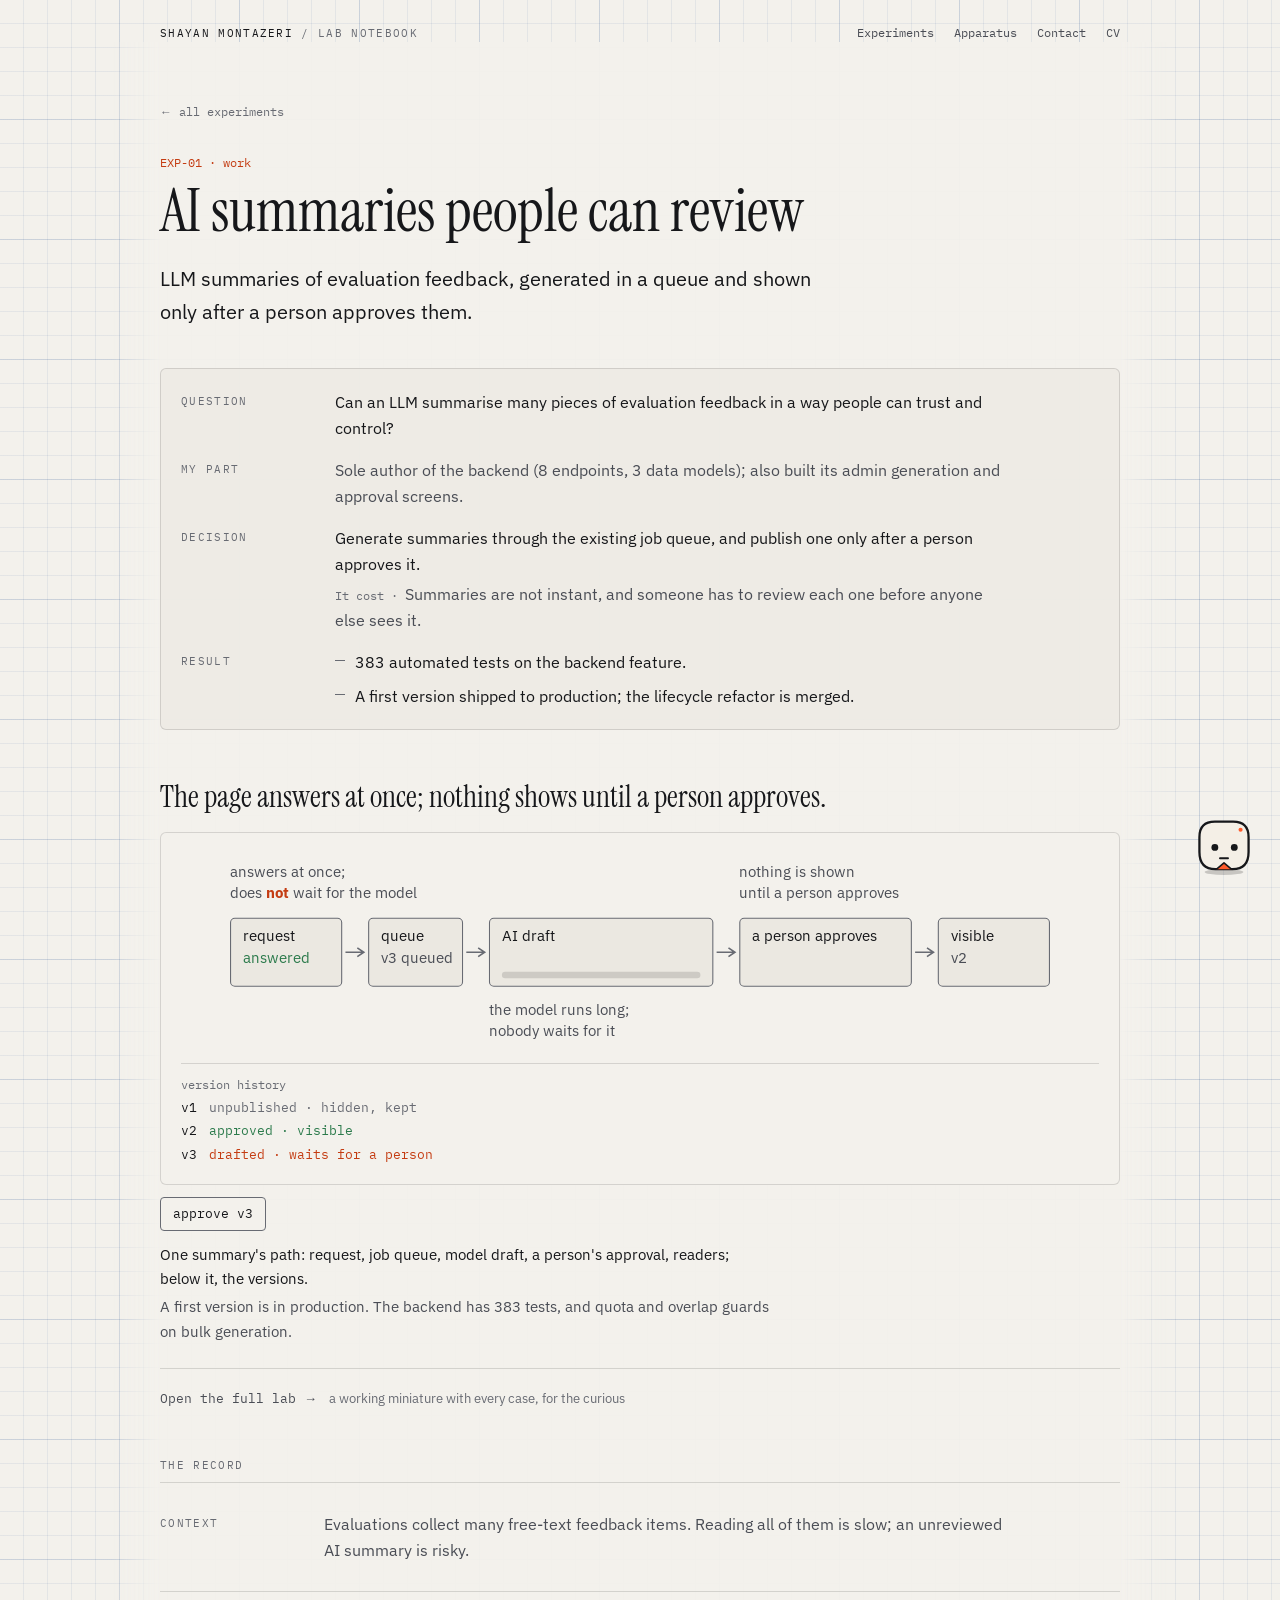
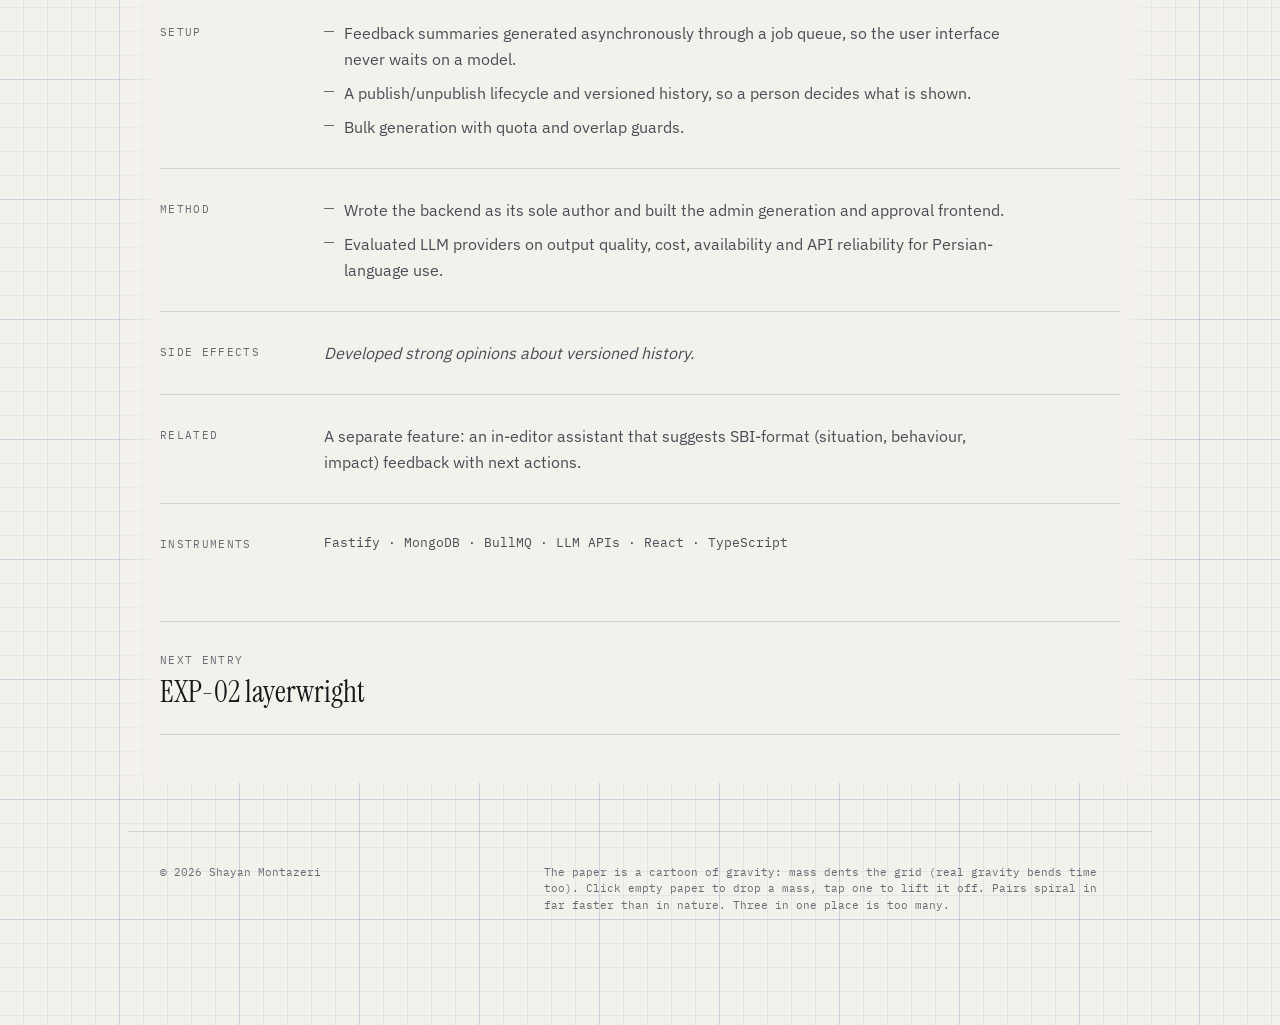
<file: experiments/ai-summaries/index.html>
<!DOCTYPE html><html lang="en" class="sans_8cfd366e-module__dZOgLq__variable mono_6d2b035-module__jGFyya__variable display_9079dc59-module__O7WTVq__variable"><head><meta charSet="utf-8"/><meta name="viewport" content="width=device-width, initial-scale=1"/><link rel="preload" href="/_next/static/media/ibm_plex_mono_latin_400_normal.p.15bn-bt6r468-.woff2" as="font" crossorigin="" type="font/woff2"/><link rel="preload" href="/_next/static/media/ibm_plex_sans_latin_400_normal-s.p.0l-vv37ssd90w.woff2" as="font" crossorigin="" type="font/woff2"/><link rel="preload" href="/_next/static/media/ibm_plex_sans_latin_700_normal-s.p.0~z9rsupns3rv.woff2" as="font" crossorigin="" type="font/woff2"/><link rel="preload" href="/_next/static/media/instrument_serif_latin_400_normal-s.p.16egmc1t~e81l.woff2" as="font" crossorigin="" type="font/woff2"/><link rel="stylesheet" href="/_next/static/chunks/0a2r5zpljf6ub.css" data-precedence="next"/><link rel="preload" as="script" fetchPriority="low" href="/_next/static/chunks/07iwn3dl.fn-..js"/><script src="/_next/static/chunks/07uz2g0_38qia.js" async=""></script><script src="/_next/static/chunks/08dypk6wl8mhd.js" async=""></script><script src="/_next/static/chunks/07lhk_q6pmm3r.js" async=""></script><script src="/_next/static/chunks/turbopack-0zt7ewqba6dx..js" async=""></script><script src="/_next/static/chunks/0ei3w8_l5bdvl.js" async=""></script><script src="/_next/static/chunks/0d3shmwh5_nmn.js" async=""></script><script src="/_next/static/chunks/0i5a3ouo_kt2o.js" async=""></script><script src="/_next/static/chunks/0neayrtyud5kv.js" async=""></script><link rel="preload" href="/_next/static/chunks/0u1c98u9xc7rt.js" as="script" fetchPriority="low"/><meta name="next-size-adjust" content=""/><meta name="theme-color" content="#f3f1ec" media="(prefers-color-scheme: light)"/><meta name="theme-color" content="#0d0e10" media="(prefers-color-scheme: dark)"/><title>EXP-01 AI summaries people can review — Shayan Montazeri</title><meta name="description" content="Can an LLM summarise many pieces of evaluation feedback in a way people can trust and control?"/><link rel="author" href="/humans.txt"/><meta name="author" content="Shayan Montazeri"/><link rel="canonical" href="https://shayan-m81.github.io/experiments/ai-summaries/"/><meta property="og:title" content="EXP-01 AI summaries people can review"/><meta property="og:description" content="LLM summaries of evaluation feedback, generated in a queue and shown only after a person approves them."/><meta property="og:url" content="https://shayan-m81.github.io/experiments/ai-summaries/"/><meta property="og:image" content="https://shayan-m81.github.io/og.png"/><meta property="og:image:width" content="1200"/><meta property="og:image:height" content="630"/><meta property="og:image:alt" content="AI summaries people can review"/><meta property="og:type" content="article"/><meta name="twitter:card" content="summary_large_image"/><meta name="twitter:title" content="EXP-01 AI summaries people can review"/><meta name="twitter:description" content="LLM summaries of evaluation feedback, generated in a queue and shown only after a person approves them."/><meta name="twitter:image" content="https://shayan-m81.github.io/og.png"/><link rel="icon" href="/icon.svg?icon.17_fh_a4utl~5.svg" sizes="any" type="image/svg+xml"/><script src="/_next/static/chunks/03~yq9q893hmn.js" noModule=""></script></head><body><div hidden=""><!--$--><!--/$--></div><div class="intro " role="status" aria-label="Opening the lab notebook"><div class="intro-card"><svg viewBox="0 0 56 56" width="64" height="64" aria-hidden="true" class="intro-face"><ellipse cx="28" cy="52.5" rx="17" ry="2.6" fill="#000" opacity="0.18"/><path d="M20 8.5 H36 C45 8.5 49.5 13 49.5 22 V35 C49.5 45 45 50 35.5 50 H20.5 C11 50 6.5 45 6.5 35 V22 C6.5 13 11 8.5 20 8.5 Z" fill="#f4efe6" stroke="#16171a" stroke-width="2"/><path d="M21.5 50 L28 44.5 L34.5 50" fill="#ff5a2a" stroke="#16171a" stroke-width="1.4" stroke-linejoin="round"/><circle cx="42.5" cy="15.5" r="1.8" fill="#ff5a2a"/><ellipse cx="20" cy="31" rx="3" ry="3" fill="#16171a"/><ellipse cx="37" cy="31" rx="3" ry="3" fill="#16171a"/><path d="M24.5 40.5 L31.5 40.5" stroke="#16171a" stroke-width="1.7" stroke-linecap="round" fill="none"/></svg><p class="intro-label">Lab notebook · No. 1</p><p class="intro-name">Shayan Montazeri</p><ul class="intro-steps" aria-hidden="true"><li><span class="intro-mark">·</span>calibrating gravity</li><li><span class="intro-mark">·</span>building the name from particles</li><li><span class="intro-mark">·</span>waking the resident</li></ul><span class="intro-bar" aria-hidden="true"><span style="transform:scaleX(0.080)"></span></span></div></div><canvas aria-hidden="true" data-spacetime="true" class="pointer-events-none fixed inset-0 -z-10 h-lvh w-screen"></canvas><div aria-hidden="true" class="pointer-events-none fixed bottom-[84px] right-4 z-40 w-[136px] rounded-sm border border-rule bg-paper px-2 py-1.5 opacity-0 transition-opacity duration-500 has-[canvas[data-on=true]]:opacity-100 sm:bottom-[104px] sm:right-6"><span class="block font-mono text-[10px] tracking-wider text-ink-3">strain h(t)</span><canvas class="mt-1 block h-9 w-full"></canvas></div><a href="#main" class="skip-link">Skip to content</a><header class="mx-auto flex max-w-5xl flex-col gap-2 px-5 pt-6 sm:flex-row sm:items-center sm:justify-between sm:gap-6 sm:px-8"><a class="label !text-ink no-underline" href="/">Shayan Montazeri<!-- --> <span class="text-ink-3">/ lab notebook</span></a><nav class="flex gap-4 whitespace-nowrap font-mono text-[11px] text-ink-2 sm:gap-5 sm:text-[12px]"><a class="tap-area hover:text-ink" href="/#experiments">Experiments</a><a class="tap-area hover:text-ink" href="/#apparatus">Apparatus</a><a class="tap-area hover:text-ink" href="/#contact">Contact</a><a class="tap-area no-underline hover:text-ink" href="/cv/">CV</a><button type="button" class="tap-area text-signal-ink hover:text-ink">Tour</button></nav></header><div data-paper="true" class="overflow-x-clip"><main id="main" class="mx-auto max-w-5xl px-5 sm:px-8"><article class="reading pt-14"><a class="tap-area font-mono text-[12px] text-ink-3 no-underline hover:text-ink" href="/#experiments">← all experiments</a><header class="mt-8" data-tour="case-title"><p class="font-mono text-[12px] text-signal-ink">EXP-01<!-- --> · <!-- -->work</p><h1 class="mt-2 font-display text-5xl leading-[1.05] sm:text-6xl">AI summaries people can review</h1><p class="mt-5 max-w-2xl text-xl leading-relaxed text-ink">LLM summaries of evaluation feedback, generated in a queue and shown only after a person approves them.</p></header><dl class="mt-10 grid gap-x-6 gap-y-4 rounded-md border border-rule bg-paper-2/60 p-5 sm:grid-cols-[130px_1fr]" data-tour="case-glance"><dt class="label pt-1">Question</dt><dd class="max-w-[68ch] text-[16px] leading-relaxed text-ink">Can an LLM summarise many pieces of evaluation feedback in a way people can trust and control?</dd><dt class="label pt-1">My part</dt><dd class="max-w-[68ch] text-[16px] leading-relaxed text-ink-2">Sole author of the backend (8 endpoints, 3 data models); also built its admin generation and approval screens.</dd><dt class="label pt-1">Decision</dt><dd class="max-w-[68ch] text-[16px] leading-relaxed text-ink" data-tour="case-decision">Generate summaries through the existing job queue, and publish one only after a person approves it.<span class="mt-1 block text-ink-2"><span class="font-mono text-[12px] text-ink-3">It cost · </span>Summaries are not instant, and someone has to review each one before anyone else sees it.</span></dd><dt class="label pt-1">Result</dt><dd class="max-w-[68ch] text-[16px] leading-relaxed text-ink"><ul class="space-y-2"><li class="relative pl-5 before:absolute before:left-0 before:top-[0.7em] before:h-px before:w-2.5 before:bg-ink-3">383 automated tests on the backend feature.</li><li class="relative pl-5 before:absolute before:left-0 before:top-[0.7em] before:h-px before:w-2.5 before:bg-ink-3">A first version shipped to production; the lifecycle refactor is merged.</li></ul></dd></dl><div data-tour="case-env"><section aria-label="The point, at a glance" class="mt-12"><figure class="case-figure" aria-label="EXP-01 at a glance: summaries are drafted in a job queue and shown only after a person approves them." data-tour="case-figure"><p class="font-display text-[26px] leading-tight text-ink sm:text-[30px]">The page answers at once; nothing shows until a person approves.</p><div class="mt-4 overflow-hidden rounded-md border border-rule bg-paper p-3 sm:p-5"><div><div class="md:hidden"><svg viewBox="0 0 340 396" role="img" aria-label="Pipeline from request to readers. The request was answered at once; the model drafted v3 in the background; v3 waits for a person, and readers still see v2." class="mx-auto block h-auto w-full font-sans max-w-[440px]" font-size="14"><g><rect x="0.5" y="2.5" width="149" height="53" rx="4" fill="var(--paper-2)" stroke="var(--ink-3)" stroke-width="1"></rect><text x="12" y="24" fill="var(--ink)">request</text><text x="12" y="44" fill="var(--ok)">answered</text><path d="M40 59 V72 m-4 -6 l4 6 l4 -6" fill="none" stroke="var(--ink-3)" stroke-width="1.5"></path></g><g><rect x="0.5" y="76.5" width="149" height="53" rx="4" fill="var(--paper-2)" stroke="var(--ink-3)" stroke-width="1"></rect><text x="12" y="98" fill="var(--ink)">queue</text><path d="M40 133 V146 m-4 -6 l4 6 l4 -6" fill="none" stroke="var(--ink-3)" stroke-width="1.5"></path></g><g><rect x="0.5" y="150.5" width="149" height="95" rx="4" fill="var(--paper-2)" stroke="var(--ink-3)" stroke-width="1"></rect><text x="12" y="172" fill="var(--ink)">AI draft</text><text x="12" y="192" fill="var(--ink-3)">v3 drafted</text><rect x="12" y="232" width="126" height="6" rx="3" fill="var(--rule)"></rect><rect x="12" y="232" width="126" height="6" rx="3" fill="var(--ink-3)"></rect><path d="M40 249 V262 m-4 -6 l4 6 l4 -6" fill="none" stroke="var(--ink-3)" stroke-width="1.5"></path></g><g><rect x="0.5" y="266.5" width="149" height="53" rx="4" fill="var(--paper-2)" stroke="var(--signal)" stroke-width="2"></rect><text x="12" y="288" fill="var(--ink)">a person approves</text><text x="12" y="308" fill="var(--signal-ink)">v3 waits here</text><path d="M40 323 V336 m-4 -6 l4 6 l4 -6" fill="none" stroke="var(--ink-3)" stroke-width="1.5"></path></g><g><rect x="0.5" y="340.5" width="149" height="53" rx="4" fill="var(--paper-2)" stroke="var(--ink-3)" stroke-width="1"></rect><text x="12" y="362" fill="var(--ink)">visible</text><text x="12" y="382" fill="var(--ink-2)">v2</text></g><text x="164" y="22" fill="var(--ink-2)"><tspan x="164" dy="0">answers at once;</tspan><tspan x="164" dy="20">does <tspan fill="var(--signal-ink)" font-weight="600">not</tspan> wait for the model</tspan></text><text x="164" y="191" fill="var(--ink-2)"><tspan x="164" dy="0">the model runs long;</tspan><tspan x="164" dy="20">nobody waits for it</tspan></text><text x="164" y="286" fill="var(--ink-2)"><tspan x="164" dy="0">nothing is shown</tspan><tspan x="164" dy="20">until a person approves</tspan></text></svg></div><div class="hidden md:block"><svg viewBox="0 0 760 180" role="img" aria-label="Pipeline from request to readers. The request was answered at once; the model drafted v3 in the background; v3 waits for a person, and readers still see v2." class="mx-auto block h-auto w-full font-sans max-w-[820px]" font-size="14"><g><rect x="0.5" y="60.5" width="103" height="63" rx="4" fill="var(--paper-2)" stroke="var(--ink-3)" stroke-width="1"></rect><text x="12" y="82" fill="var(--ink)">request</text><text x="12" y="102" fill="var(--ok)">answered</text><path d="M107 92 H124 m-6 -4 l6 4 l-6 4" fill="none" stroke="var(--ink-3)" stroke-width="1.5"></path></g><g><rect x="128.5" y="60.5" width="87" height="63" rx="4" fill="var(--paper-2)" stroke="var(--ink-3)" stroke-width="1"></rect><text x="140" y="82" fill="var(--ink)">queue</text><path d="M219 92 H236 m-6 -4 l6 4 l-6 4" fill="none" stroke="var(--ink-3)" stroke-width="1.5"></path></g><g><rect x="240.5" y="60.5" width="207" height="63" rx="4" fill="var(--paper-2)" stroke="var(--ink-3)" stroke-width="1"></rect><text x="252" y="82" fill="var(--ink)">AI draft</text><text x="252" y="102" fill="var(--ink-3)">v3 drafted</text><rect x="252" y="110" width="184" height="6" rx="3" fill="var(--rule)"></rect><rect x="252" y="110" width="184" height="6" rx="3" fill="var(--ink-3)"></rect><path d="M451 92 H468 m-6 -4 l6 4 l-6 4" fill="none" stroke="var(--ink-3)" stroke-width="1.5"></path></g><g><rect x="472.5" y="60.5" width="159" height="63" rx="4" fill="var(--paper-2)" stroke="var(--signal)" stroke-width="2"></rect><text x="484" y="82" fill="var(--ink)">a person approves</text><text x="484" y="102" fill="var(--signal-ink)">v3 waits here</text><path d="M635 92 H652 m-6 -4 l6 4 l-6 4" fill="none" stroke="var(--ink-3)" stroke-width="1.5"></path></g><g><rect x="656.5" y="60.5" width="103" height="63" rx="4" fill="var(--paper-2)" stroke="var(--ink-3)" stroke-width="1"></rect><text x="668" y="82" fill="var(--ink)">visible</text><text x="668" y="102" fill="var(--ink-2)">v2</text></g><text x="0" y="22" fill="var(--ink-2)"><tspan x="0" dy="0">answers at once;</tspan><tspan x="0" dy="20">does <tspan fill="var(--signal-ink)" font-weight="600">not</tspan> wait for the model</tspan></text><text x="240" y="150" fill="var(--ink-2)"><tspan x="240" dy="0">the model runs long;</tspan><tspan x="240" dy="20">nobody waits for it</tspan></text><text x="472" y="22" fill="var(--ink-2)"><tspan x="472" dy="0">nothing is shown</tspan><tspan x="472" dy="20">until a person approves</tspan></text></svg></div><div class="mt-4 border-t border-rule pt-3" aria-live="polite"><p class="font-mono text-[12px] text-ink-3">version history</p><ol class="mt-1 space-y-1 font-mono text-[13px]"><li class="flex gap-3"><span class="text-ink">v1</span><span style="color:var(--ink-3)">unpublished · hidden, kept</span></li><li class="flex gap-3"><span class="text-ink">v2</span><span style="color:var(--ok)">approved · visible</span></li><li class="flex gap-3"><span class="text-ink">v3</span><span style="color:var(--signal-ink)">drafted · waits for a person</span></li></ol></div></div></div><div class="mt-3 flex flex-wrap items-center gap-3" data-tour="case-control"><button type="button" class="inline-flex items-center gap-2 rounded-sm border border-ink-3 bg-paper px-3 py-1.5 font-mono text-[13px] text-ink hover:border-signal hover:text-signal-ink">approve v3</button></div><figcaption class="mt-3 max-w-[68ch] space-y-1 text-[15px] leading-relaxed"><span class="block text-ink">One summary&#x27;s path: request, job queue, model draft, a person&#x27;s approval, readers; below it, the versions.</span><span class="block text-ink-2">A first version is in production. The backend has 383 tests, and quota and overlap guards on bulk generation.</span></figcaption></figure><div class="mt-6 border-t border-rule pt-4"><button type="button" data-tour="case-lab" aria-expanded="false" class="tap-area font-mono text-[13px] text-ink-2 underline decoration-rule underline-offset-4 hover:text-ink"><span class="inline-grid"><span aria-hidden="true" class="invisible [grid-area:1/1]">Open the full lab →</span><span class="[grid-area:1/1]">Open the full lab →</span></span></button><span class="ml-3 text-[13px] text-ink-3">a working miniature with every case, for the curious</span></div></section></div><div class="mt-12" data-tour="case-record"><p class="label mb-2">The record</p><section class="grid gap-3 border-t border-rule py-7 sm:grid-cols-[140px_1fr] sm:gap-6"><h2 class="label pt-1">Context</h2><div class="max-w-[68ch] text-[16px] leading-relaxed text-ink-2">Evaluations collect many free-text feedback items. Reading all of them is slow; an unreviewed AI summary is risky.</div></section><section class="grid gap-3 border-t border-rule py-7 sm:grid-cols-[140px_1fr] sm:gap-6"><h2 class="label pt-1">Setup</h2><div class="max-w-[68ch] text-[16px] leading-relaxed text-ink-2"><ul class="space-y-2"><li class="relative pl-5 before:absolute before:left-0 before:top-[0.7em] before:h-px before:w-2.5 before:bg-ink-3">Feedback summaries generated asynchronously through a job queue, so the user interface never waits on a model.</li><li class="relative pl-5 before:absolute before:left-0 before:top-[0.7em] before:h-px before:w-2.5 before:bg-ink-3">A publish/unpublish lifecycle and versioned history, so a person decides what is shown.</li><li class="relative pl-5 before:absolute before:left-0 before:top-[0.7em] before:h-px before:w-2.5 before:bg-ink-3">Bulk generation with quota and overlap guards.</li></ul></div></section><section class="grid gap-3 border-t border-rule py-7 sm:grid-cols-[140px_1fr] sm:gap-6"><h2 class="label pt-1">Method</h2><div class="max-w-[68ch] text-[16px] leading-relaxed text-ink-2"><ul class="space-y-2"><li class="relative pl-5 before:absolute before:left-0 before:top-[0.7em] before:h-px before:w-2.5 before:bg-ink-3">Wrote the backend as its sole author and built the admin generation and approval frontend.</li><li class="relative pl-5 before:absolute before:left-0 before:top-[0.7em] before:h-px before:w-2.5 before:bg-ink-3">Evaluated LLM providers on output quality, cost, availability and API reliability for Persian-language use.</li></ul></div></section><section class="grid gap-3 border-t border-rule py-7 sm:grid-cols-[140px_1fr] sm:gap-6"><h2 class="label pt-1">Side effects</h2><div class="max-w-[68ch] text-[16px] leading-relaxed text-ink-2"><p class="italic">Developed strong opinions about versioned history.</p></div></section><section class="grid gap-3 border-t border-rule py-7 sm:grid-cols-[140px_1fr] sm:gap-6"><h2 class="label pt-1">Related</h2><div class="max-w-[68ch] text-[16px] leading-relaxed text-ink-2">A separate feature: an in-editor assistant that suggests SBI-format (situation, behaviour, impact) feedback with next actions.</div></section><section class="grid gap-3 border-t border-rule py-7 sm:grid-cols-[140px_1fr] sm:gap-6"><h2 class="label pt-1">Instruments</h2><div class="max-w-[68ch] text-[16px] leading-relaxed text-ink-2"><p class="font-mono text-[13px]">Fastify · MongoDB · BullMQ · LLM APIs · React · TypeScript</p></div></section></div><a class="mt-10 block border-y border-rule py-6 no-underline transition-colors hover:bg-paper-2" href="/experiments/layerwright/"><span class="label">Next entry</span><span class="mt-1 block font-display text-3xl text-ink">EXP-02<!-- --> <!-- -->layerwright</span></a></article><!--$--><!--/$--></main></div><footer class="mx-auto mt-24 flex max-w-5xl flex-wrap justify-between gap-2 border-t border-rule px-5 pt-8 pb-24 font-mono text-[11px] text-ink-3 sm:px-8 sm:pb-28"><span>© <!-- -->2026<!-- --> <!-- -->Shayan Montazeri</span><span class="max-w-xl">The paper is a cartoon of gravity: mass dents the grid (real gravity bends time too). <span class="pointer-coarse:hidden">Click</span><span class="hidden pointer-coarse:inline">Tap</span> empty paper to drop a mass, tap one to lift it off. Pairs spiral in far faster than in nature. Three in one place is too many.</span></footer><div class="resident-dock fixed bottom-4 right-4 z-40 flex max-w-[calc(100vw-2rem)] items-end gap-2 sm:bottom-6 sm:right-6 sm:max-w-[calc(100vw-3rem)]"><div aria-live="polite" class="pointer-events-none min-w-0 max-w-[288px]"></div><div class="relative shrink-0"><span role="tooltip" id="resident-tip" class="resident-bubble resident-tip absolute bottom-full right-0 mb-2 w-[248px]"><span class="mb-1.5 block min-h-[1.375em] text-[14px] leading-snug text-ink"></span><svg viewBox="0 0 100 60" aria-hidden="true" class="mb-1 h-9 w-full text-ink"><path d="M 15.36 34.00 A 40 40 0 0 1 84.64 34.00" fill="none" stroke="var(--rule)" stroke-width="1.5"></path><path d="M 33.73 17.46 A 40 40 0 0 1 43.33 14.56" fill="none" stroke="var(--ink-3)" stroke-width="4"></path><path d="M 76.77 24.27 A 40 40 0 0 1 84.64 34.00" fill="none" stroke="var(--signal)" stroke-width="4"></path><path d="M 13.63 33.00 L 10.16 31.00" stroke="var(--ink-3)" stroke-width="1"></path><path d="M 29.00 17.63 L 27.00 14.16" stroke="var(--ink-3)" stroke-width="1"></path><path d="M 50.00 12.00 L 50.00 8.00" stroke="var(--ink-3)" stroke-width="1"></path><path d="M 71.00 17.63 L 73.00 14.16" stroke="var(--ink-3)" stroke-width="1"></path><path d="M 86.37 33.00 L 89.84 31.00" stroke="var(--ink-3)" stroke-width="1"></path><line x1="50" y1="54" x2="50" y2="18" stroke="currentColor" stroke-width="1.5" stroke-linecap="round" transform="rotate(-16.800000000000004 50 54)"></line><circle cx="50" cy="54" r="2.5" fill="currentColor"></circle></svg><span class="block font-mono text-[11px] text-ink-2">Excitement level: within normal range. Found 0 of 13.</span></span><button type="button" popoverTarget="lab-menu" aria-label="The resident: open the lab menu" aria-describedby="resident-tip" class="resident-button block rounded-2xl transition duration-200 hover:-translate-y-0.5 "><span class="block "><svg viewBox="0 0 56 56" aria-hidden="true" class="resident-breathe h-14 w-14 sm:h-16 sm:w-16"><ellipse cx="28" cy="52.5" rx="17" ry="2.6" fill="#000" opacity="0.18"/><path d="M20 8.5 H36 C45 8.5 49.5 13 49.5 22 V35 C49.5 45 45 50 35.5 50 H20.5 C11 50 6.5 45 6.5 35 V22 C6.5 13 11 8.5 20 8.5 Z" fill="#f4efe6" stroke="#16171a" stroke-width="2"/><path d="M21.5 50 L28 44.5 L34.5 50" fill="#ff5a2a" stroke="#16171a" stroke-width="1.4" stroke-linejoin="round"/><circle cx="42.5" cy="15.5" r="1.8" fill="#ff5a2a"/><ellipse cx="20" cy="31" rx="3" ry="3" fill="#16171a"/><ellipse cx="37" cy="31" rx="3" ry="3" fill="#16171a"/><path d="M24.5 40.5 L31.5 40.5" stroke="#16171a" stroke-width="1.7" stroke-linecap="round" fill="none"/></svg></span></button><div id="lab-menu" popover="auto" role="dialog" aria-labelledby="lab-menu-title" class="lab-menu"><div class="lab-menu-scroll"><div class="flex items-start gap-3 p-3"><button type="button" aria-label="Poke the resident" class="resident-button shrink-0 rounded-xl"><span class="block "><svg viewBox="0 0 56 56" aria-hidden="true" class="h-14 w-14"><ellipse cx="28" cy="52.5" rx="17" ry="2.6" fill="#000" opacity="0.18"/><path d="M20 8.5 H36 C45 8.5 49.5 13 49.5 22 V35 C49.5 45 45 50 35.5 50 H20.5 C11 50 6.5 45 6.5 35 V22 C6.5 13 11 8.5 20 8.5 Z" fill="#f4efe6" stroke="#16171a" stroke-width="2"/><path d="M21.5 50 L28 44.5 L34.5 50" fill="#ff5a2a" stroke="#16171a" stroke-width="1.4" stroke-linejoin="round"/><circle cx="42.5" cy="15.5" r="1.8" fill="#ff5a2a"/><ellipse cx="20" cy="31" rx="3" ry="3" fill="#16171a"/><ellipse cx="37" cy="31" rx="3" ry="3" fill="#16171a"/><path d="M24.5 40.5 L31.5 40.5" stroke="#16171a" stroke-width="1.7" stroke-linecap="round" fill="none"/></svg></span></button><div class="min-w-0 flex-1"><p id="lab-menu-title" class="label">The resident · lab assistant</p><p class="mt-1 text-[14px] leading-snug text-ink"></p><p class="mt-1 font-mono text-[11px] text-ink-2">Excitement level: within normal range. Found 0 of 13.</p></div></div><div class="border-t border-rule px-2 pb-2 pt-2.5"><p class="label px-2 pb-1.5">Try something</p><div class="grid gap-0.5"><button type="button" class="lab-play"><span class="lab-play-icon"><svg viewBox="0 0 20 20" width="20" height="20" aria-hidden="true" fill="none" stroke="currentColor" stroke-width="1.5" stroke-linecap="round" stroke-linejoin="round"><ellipse cx="10" cy="11" rx="8" ry="2.6"></ellipse><path d="M4.6 9.4a5.6 5.4 0 0 1 10.8 0"></path><circle cx="10" cy="11" r="3.4" fill="currentColor" stroke="none"></circle></svg></span><span class="min-w-0"><span class="lab-play-title">Make a black hole</span><span class="lab-play-note">The page falls in. He copes.</span></span><span aria-hidden="true" class="lab-play-go">→</span></button></div></div><div class="grid grid-cols-3 gap-1.5 border-t border-rule p-2.5 font-mono text-[11px]"><button type="button" class="lab-tool"><svg viewBox="0 0 20 20" width="18" height="18" aria-hidden="true" fill="none" stroke="currentColor" stroke-width="1.5" stroke-linecap="round" stroke-linejoin="round"><path d="M5.5 2.5h6.5l3 3v12h-9.5z"></path><path d="M8 8.5h5M8 11.5h5M8 14.5h3"></path></svg><span>visit report</span></button><button type="button" class="lab-tool"><svg viewBox="0 0 20 20" width="18" height="18" aria-hidden="true" fill="none" stroke="currentColor" stroke-width="1.5" stroke-linecap="round" stroke-linejoin="round"><path d="M15.6 12.2a6 6 0 1 1-1.4-6.4"></path><path d="M15 2.8v3.6h-3.6"></path></svg><span>reset lab</span></button><button type="button" class="lab-tool" aria-pressed="true"><svg viewBox="0 0 20 20" width="18" height="18" aria-hidden="true" fill="none" stroke="currentColor" stroke-width="1.5" stroke-linecap="round" stroke-linejoin="round"><path d="M3.5 4.5h13v9h-7l-3.5 3v-3h-2.5z"></path></svg><span>hints on</span></button></div><p class="keyboard-only border-t border-rule px-3 py-2 font-mono text-[11px] text-ink-2">Type <kbd>hire</kbd>, <kbd>cv</kbd> or <kbd>email</kbd> anywhere: I fetch the paperwork.</p><details class="border-t border-rule"><summary class="cursor-pointer px-3 py-2.5 font-mono text-[11px] text-ink-2 hover:text-ink">lab log · <!-- -->0<!-- --> <!-- -->entries<!-- --> · <!-- -->found 0 of 13.</summary><ol role="log" aria-label="Lab log" class="space-y-1.5 px-3 pb-3 font-mono text-[11px] leading-relaxed"></ol><div class="space-y-2 border-t border-rule p-3 font-mono text-[10px] leading-relaxed text-ink-3"><p>Found 0 of 13.<!-- --> <!-- -->The rest: no spoilers. The tour knows where they are.</p><p>May I remember you next time? Only in this browser; nothing is sent anywhere.<!-- --> <button type="button" class="underline decoration-rule underline-offset-4 hover:text-ink">yes</button> <button type="button" class="underline decoration-rule underline-offset-4 hover:text-ink">no</button></p></div></details></div></div></div></div><script src="/_next/static/chunks/07iwn3dl.fn-..js" id="_R_" async=""></script><script>(self.__next_f=self.__next_f||[]).push([0])</script><script>self.__next_f.push([1,"1:\"$Sreact.fragment\"\n2:I[77087,[\"/_next/static/chunks/0ei3w8_l5bdvl.js\",\"/_next/static/chunks/0d3shmwh5_nmn.js\",\"/_next/static/chunks/0i5a3ouo_kt2o.js\"],\"Intro\"]\n3:I[92927,[\"/_next/static/chunks/0ei3w8_l5bdvl.js\",\"/_next/static/chunks/0d3shmwh5_nmn.js\",\"/_next/static/chunks/0i5a3ouo_kt2o.js\"],\"Spacetime\"]\n4:I[22016,[\"/_next/static/chunks/0ei3w8_l5bdvl.js\",\"/_next/static/chunks/0d3shmwh5_nmn.js\",\"/_next/static/chunks/0i5a3ouo_kt2o.js\",\"/_next/static/chunks/0neayrtyud5kv.js\"],\"\"]\n5:I[73438,[\"/_next/static/chunks/0ei3w8_l5bdvl.js\",\"/_next/static/chunks/0d3shmwh5_nmn.js\",\"/_next/static/chunks/0i5a3ouo_kt2o.js\"],\"Greeting\"]\n6:I[65828,[\"/_next/static/chunks/0ei3w8_l5bdvl.js\",\"/_next/static/chunks/0d3shmwh5_nmn.js\",\"/_next/static/chunks/0i5a3ouo_kt2o.js\"],\"SectionLink\"]\n7:I[18992,[\"/_next/static/chunks/0ei3w8_l5bdvl.js\",\"/_next/static/chunks/0d3shmwh5_nmn.js\",\"/_next/static/chunks/0i5a3ouo_kt2o.js\"],\"TourButton\"]\n8:I[39756,[\"/_next/static/chunks/0ei3w8_l5bdvl.js\",\"/_next/static/chunks/0d3shmwh5_nmn.js\",\"/_next/static/chunks/0i5a3ouo_kt2o.js\"],\"default\"]\n9:I[37457,[\"/_next/static/chunks/0ei3w8_l5bdvl.js\",\"/_next/static/chunks/0d3shmwh5_nmn.js\",\"/_next/static/chunks/0i5a3ouo_kt2o.js\"],\"default\"]\na:I[56280,[\"/_next/static/chunks/0ei3w8_l5bdvl.js\",\"/_next/static/chunks/0d3shmwh5_nmn.js\",\"/_next/static/chunks/0i5a3ouo_kt2o.js\"],\"Resident\"]\nc:I[97367,[\"/_next/static/chunks/0ei3w8_l5bdvl.js\",\"/_next/static/chunks/0d3shmwh5_nmn.js\",\"/_next/static/chunks/0i5a3ouo_kt2o.js\"],\"OutletBoundary\"]\nd:\"$Sreact.suspense\"\n10:I[97367,[\"/_next/static/chunks/0ei3w8_l5bdvl.js\",\"/_next/static/chunks/0d3shmwh5_nmn.js\",\"/_next/static/chunks/0i5a3ouo_kt2o.js\"],\"ViewportBoundary\"]\n12:I[97367,[\"/_next/static/chunks/0ei3w8_l5bdvl.js\",\"/_next/static/chunks/0d3shmwh5_nmn.js\",\"/_next/static/chunks/0i5a3ouo_kt2o.js\"],\"MetadataBoundary\"]\n14:I[68027,[\"/_next/static/chunks/0ei3w8_l5bdvl.js\",\"/_next/static/chunks/0d3shmwh5_nmn.js\",\"/_next/static/chunks/0i5a3ouo_kt2o.js\"],\"default\",1]\n:HL[\"/_next/static/chunks/0a2r5zpljf6ub.css\",\"style\"]\n:HL[\"/_next/static/media/ibm_plex_mono_latin_400_normal.p.15bn-bt6r468-.woff2\",\"font\",{\"crossOrigin\":\"\",\"type\":\"font/woff2\"}]\n:HL[\"/_next/static/media/ibm_plex_sans_latin_400_normal-s.p.0l-vv37ssd90w.woff2\",\"font\",{\"crossOrigin\":\"\",\"type\":\"font/woff2\"}]\n:HL[\"/_next/static/media/ibm_plex_sans_latin_700_normal-s.p.0~z9rsupns3rv.woff2\",\"font\",{\"crossOrigin\":\"\",\"type\":\"font/woff2\"}]\n:HL[\"/_next/static/media/instrument_serif_latin_400_normal-s.p.16egmc1t~e81l.woff2\",\"font\",{\"crossOrigin\":\"\",\"type\":\"font/woff2\"}]\n"])</script><script>self.__next_f.push([1,"0:{\"P\":null,\"c\":[\"\",\"experiments\",\"ai-summaries\",\"\"],\"q\":\"\",\"i\":false,\"f\":[[[\"\",{\"children\":[\"experiments\",{\"children\":[[\"slug\",\"ai-summaries\",\"d\",null],{\"children\":[\"__PAGE__\",{}]}]}]},\"$undefined\",\"$undefined\",16],[[\"$\",\"$1\",\"c\",{\"children\":[[[\"$\",\"link\",\"0\",{\"rel\":\"stylesheet\",\"href\":\"/_next/static/chunks/0a2r5zpljf6ub.css\",\"precedence\":\"next\",\"crossOrigin\":\"$undefined\",\"nonce\":\"$undefined\"}],[\"$\",\"script\",\"script-0\",{\"src\":\"/_next/static/chunks/0ei3w8_l5bdvl.js\",\"async\":true,\"nonce\":\"$undefined\"}],[\"$\",\"script\",\"script-1\",{\"src\":\"/_next/static/chunks/0d3shmwh5_nmn.js\",\"async\":true,\"nonce\":\"$undefined\"}],[\"$\",\"script\",\"script-2\",{\"src\":\"/_next/static/chunks/0i5a3ouo_kt2o.js\",\"async\":true,\"nonce\":\"$undefined\"}]],[\"$\",\"html\",null,{\"lang\":\"en\",\"className\":\"sans_8cfd366e-module__dZOgLq__variable mono_6d2b035-module__jGFyya__variable display_9079dc59-module__O7WTVq__variable\",\"children\":[\"$\",\"body\",null,{\"children\":[[\"$\",\"$L2\",null,{}],[\"$\",\"$L3\",null,{}],[\"$\",\"a\",null,{\"href\":\"#main\",\"className\":\"skip-link\",\"children\":\"Skip to content\"}],[\"$\",\"header\",null,{\"className\":\"mx-auto flex max-w-5xl flex-col gap-2 px-5 pt-6 sm:flex-row sm:items-center sm:justify-between sm:gap-6 sm:px-8\",\"children\":[[\"$\",\"$L4\",null,{\"href\":\"/\",\"className\":\"label !text-ink no-underline\",\"children\":[\"Shayan Montazeri\",\" \",[\"$\",\"span\",null,{\"className\":\"text-ink-3\",\"children\":\"/ lab notebook\"}],[\"$\",\"$L5\",null,{}]]}],[\"$\",\"nav\",null,{\"className\":\"flex gap-4 whitespace-nowrap font-mono text-[11px] text-ink-2 sm:gap-5 sm:text-[12px]\",\"children\":[[\"$\",\"$L6\",null,{\"id\":\"experiments\",\"className\":\"tap-area hover:text-ink\",\"children\":\"Experiments\"}],[\"$\",\"$L6\",null,{\"id\":\"apparatus\",\"className\":\"tap-area hover:text-ink\",\"children\":\"Apparatus\"}],[\"$\",\"$L6\",null,{\"id\":\"contact\",\"className\":\"tap-area hover:text-ink\",\"children\":\"Contact\"}],[\"$\",\"$L4\",null,{\"href\":\"/cv\",\"className\":\"tap-area no-underline hover:text-ink\",\"children\":\"CV\"}],[\"$\",\"$L7\",null,{\"className\":\"tap-area text-signal-ink hover:text-ink\"}]]}]]}],[\"$\",\"div\",null,{\"data-paper\":true,\"className\":\"overflow-x-clip\",\"children\":[\"$\",\"main\",null,{\"id\":\"main\",\"className\":\"mx-auto max-w-5xl px-5 sm:px-8\",\"children\":[\"$\",\"$L8\",null,{\"parallelRouterKey\":\"children\",\"error\":\"$undefined\",\"errorStyles\":\"$undefined\",\"errorScripts\":\"$undefined\",\"template\":[\"$\",\"$L9\",null,{}],\"templateStyles\":\"$undefined\",\"templateScripts\":\"$undefined\",\"notFound\":[[\"$\",\"section\",null,{\"className\":\"py-32\",\"children\":[[\"$\",\"p\",null,{\"className\":\"font-mono text-[12px] text-signal-ink\",\"children\":\"EXP-404\"}],[\"$\",\"h1\",null,{\"className\":\"mt-3 font-display text-5xl leading-tight\",\"children\":\"This experiment failed successfully.\"}],[\"$\",\"p\",null,{\"className\":\"mt-4 text-ink-2\",\"children\":\"The page you measured does not exist. The error bars were large.\"}],[\"$\",\"$L4\",null,{\"href\":\"/\",\"className\":\"mt-8 inline-block font-mono text-[13px] text-ink\",\"children\":\"← back to the notebook\"}]]}],[]],\"forbidden\":\"$undefined\",\"unauthorized\":\"$undefined\"}]}]}],[\"$\",\"footer\",null,{\"className\":\"mx-auto mt-24 flex max-w-5xl flex-wrap justify-between gap-2 border-t border-rule px-5 pt-8 pb-24 font-mono text-[11px] text-ink-3 sm:px-8 sm:pb-28\",\"children\":[[\"$\",\"span\",null,{\"children\":[\"© \",2026,\" \",\"Shayan Montazeri\"]}],[\"$\",\"span\",null,{\"className\":\"max-w-xl\",\"children\":[\"The paper is a cartoon of gravity: mass dents the grid (real gravity bends time too). \",[\"$\",\"span\",null,{\"className\":\"pointer-coarse:hidden\",\"children\":\"Click\"}],[\"$\",\"span\",null,{\"className\":\"hidden pointer-coarse:inline\",\"children\":\"Tap\"}],\" empty paper to drop a mass, tap one to lift it off. Pairs spiral in far faster than in nature. Three in one place is too many.\"]}]]}],[\"$\",\"$La\",null,{}]]}]}]]}],{\"children\":[[\"$\",\"$1\",\"c\",{\"children\":[null,[\"$\",\"$L8\",null,{\"parallelRouterKey\":\"children\",\"error\":\"$undefined\",\"errorStyles\":\"$undefined\",\"errorScripts\":\"$undefined\",\"template\":[\"$\",\"$L9\",null,{}],\"templateStyles\":\"$undefined\",\"templateScripts\":\"$undefined\",\"notFound\":\"$undefined\",\"forbidden\":\"$undefined\",\"unauthorized\":\"$undefined\"}]]}],{\"children\":[[\"$\",\"$1\",\"c\",{\"children\":[null,[\"$\",\"$L8\",null,{\"parallelRouterKey\":\"children\",\"error\":\"$undefined\",\"errorStyles\":\"$undefined\",\"errorScripts\":\"$undefined\",\"template\":[\"$\",\"$L9\",null,{}],\"templateStyles\":\"$undefined\",\"templateScripts\":\"$undefined\",\"notFound\":\"$undefined\",\"forbidden\":\"$undefined\",\"unauthorized\":\"$undefined\"}]]}],{\"children\":[[\"$\",\"$1\",\"c\",{\"children\":[\"$Lb\",[[\"$\",\"script\",\"script-0\",{\"src\":\"/_next/static/chunks/0neayrtyud5kv.js\",\"async\":true,\"nonce\":\"$undefined\"}]],[\"$\",\"$Lc\",null,{\"children\":[\"$\",\"$d\",null,{\"name\":\"Next.MetadataOutlet\",\"children\":\"$@e\"}]}]]}],{},null,false,null]},null,false,\"$@f\"]},null,false,\"$@f\"]},null,false,null],[\"$\",\"$1\",\"h\",{\"children\":[null,[\"$\",\"$L10\",null,{\"children\":\"$L11\"}],[\"$\",\"div\",null,{\"hidden\":true,\"children\":[\"$\",\"$L12\",null,{\"children\":[\"$\",\"$d\",null,{\"name\":\"Next.Metadata\",\"children\":\"$L13\"}]}]}],[\"$\",\"meta\",null,{\"name\":\"next-size-adjust\",\"content\":\"\"}]]}],false]],\"m\":\"$undefined\",\"G\":[\"$14\",[[\"$\",\"link\",\"0\",{\"rel\":\"stylesheet\",\"href\":\"/_next/static/chunks/0a2r5zpljf6ub.css\",\"precedence\":\"next\",\"crossOrigin\":\"$undefined\",\"nonce\":\"$undefined\"}]]],\"S\":true,\"h\":null,\"s\":\"$undefined\",\"l\":\"$undefined\",\"p\":\"$undefined\",\"d\":\"$undefined\",\"b\":\"ga9JWJTW15O8RZtgYsZqR\"}\n"])</script><script>self.__next_f.push([1,"15:[]\nf:\"$W15\"\n"])</script><script>self.__next_f.push([1,"16:I[70093,[\"/_next/static/chunks/0ei3w8_l5bdvl.js\",\"/_next/static/chunks/0d3shmwh5_nmn.js\",\"/_next/static/chunks/0i5a3ouo_kt2o.js\",\"/_next/static/chunks/0neayrtyud5kv.js\"],\"CaseBench\"]\n"])</script><script>self.__next_f.push([1,"b:[\"$\",\"article\",null,{\"className\":\"reading pt-14\",\"children\":[[\"$\",\"$L4\",null,{\"href\":\"/#experiments\",\"className\":\"tap-area font-mono text-[12px] text-ink-3 no-underline hover:text-ink\",\"children\":\"← all experiments\"}],[\"$\",\"header\",null,{\"className\":\"mt-8\",\"data-tour\":\"case-title\",\"children\":[[\"$\",\"p\",null,{\"className\":\"font-mono text-[12px] text-signal-ink\",\"children\":[\"EXP-01\",\" · \",\"work\"]}],[\"$\",\"h1\",null,{\"className\":\"mt-2 font-display text-5xl leading-[1.05] sm:text-6xl\",\"children\":\"AI summaries people can review\"}],[\"$\",\"p\",null,{\"className\":\"mt-5 max-w-2xl text-xl leading-relaxed text-ink\",\"children\":\"LLM summaries of evaluation feedback, generated in a queue and shown only after a person approves them.\"}]]}],[\"$\",\"dl\",null,{\"className\":\"mt-10 grid gap-x-6 gap-y-4 rounded-md border border-rule bg-paper-2/60 p-5 sm:grid-cols-[130px_1fr]\",\"data-tour\":\"case-glance\",\"children\":[[\"$\",\"dt\",null,{\"className\":\"label pt-1\",\"children\":\"Question\"}],[\"$\",\"dd\",null,{\"className\":\"max-w-[68ch] text-[16px] leading-relaxed text-ink\",\"children\":\"Can an LLM summarise many pieces of evaluation feedback in a way people can trust and control?\"}],[\"$\",\"dt\",null,{\"className\":\"label pt-1\",\"children\":\"My part\"}],[\"$\",\"dd\",null,{\"className\":\"max-w-[68ch] text-[16px] leading-relaxed text-ink-2\",\"children\":\"Sole author of the backend (8 endpoints, 3 data models); also built its admin generation and approval screens.\"}],[\"$\",\"dt\",null,{\"className\":\"label pt-1\",\"children\":\"Decision\"}],[\"$\",\"dd\",null,{\"className\":\"max-w-[68ch] text-[16px] leading-relaxed text-ink\",\"data-tour\":\"case-decision\",\"children\":[\"Generate summaries through the existing job queue, and publish one only after a person approves it.\",[\"$\",\"span\",null,{\"className\":\"mt-1 block text-ink-2\",\"children\":[[\"$\",\"span\",null,{\"className\":\"font-mono text-[12px] text-ink-3\",\"children\":\"It cost · \"}],\"Summaries are not instant, and someone has to review each one before anyone else sees it.\"]}]]}],[\"$\",\"dt\",null,{\"className\":\"label pt-1\",\"children\":\"Result\"}],[\"$\",\"dd\",null,{\"className\":\"max-w-[68ch] text-[16px] leading-relaxed text-ink\",\"children\":[\"$\",\"ul\",null,{\"className\":\"space-y-2\",\"children\":[[\"$\",\"li\",\"383 automated tests on the backend feature.\",{\"className\":\"relative pl-5 before:absolute before:left-0 before:top-[0.7em] before:h-px before:w-2.5 before:bg-ink-3\",\"children\":\"383 automated tests on the backend feature.\"}],[\"$\",\"li\",\"A first version shipped to production; the lifecycle refactor is merged.\",{\"className\":\"relative pl-5 before:absolute before:left-0 before:top-[0.7em] before:h-px before:w-2.5 before:bg-ink-3\",\"children\":\"A first version shipped to production; the lifecycle refactor is merged.\"}]]}]}]]}],false,[\"$\",\"div\",null,{\"data-tour\":\"case-env\",\"children\":[\"$\",\"$L16\",null,{\"slug\":\"ai-summaries\"}]}],[\"$\",\"div\",null,{\"className\":\"mt-12\",\"data-tour\":\"case-record\",\"children\":[[\"$\",\"p\",null,{\"className\":\"label mb-2\",\"children\":\"The record\"}],[\"$\",\"section\",null,{\"className\":\"grid gap-3 border-t border-rule py-7 sm:grid-cols-[140px_1fr] sm:gap-6\",\"children\":[[\"$\",\"h2\",null,{\"className\":\"label pt-1\",\"children\":\"Context\"}],[\"$\",\"div\",null,{\"className\":\"max-w-[68ch] text-[16px] leading-relaxed text-ink-2\",\"children\":\"Evaluations collect many free-text feedback items. Reading all of them is slow; an unreviewed AI summary is risky.\"}]]}],[\"$\",\"section\",null,{\"className\":\"grid gap-3 border-t border-rule py-7 sm:grid-cols-[140px_1fr] sm:gap-6\",\"children\":[[\"$\",\"h2\",null,{\"className\":\"label pt-1\",\"children\":\"Setup\"}],[\"$\",\"div\",null,{\"className\":\"max-w-[68ch] text-[16px] leading-relaxed text-ink-2\",\"children\":[\"$\",\"ul\",null,{\"className\":\"space-y-2\",\"children\":[[\"$\",\"li\",\"Feedback summaries generated asynchronously through a job queue, so the user interface never waits on a model.\",{\"className\":\"relative pl-5 before:absolute before:left-0 before:top-[0.7em] before:h-px before:w-2.5 before:bg-ink-3\",\"children\":\"Feedback summaries generated asynchronously through a job queue, so the user interface never waits on a model.\"}],\"$L17\",\"$L18\"]}]}]]}],\"$L19\",\"$L1a\",\"$L1b\",\"$L1c\"]}],\"$L1d\"]}]\n"])</script><script>self.__next_f.push([1,"17:[\"$\",\"li\",\"A publish/unpublish lifecycle and versioned history, so a person decides what is shown.\",{\"className\":\"relative pl-5 before:absolute before:left-0 before:top-[0.7em] before:h-px before:w-2.5 before:bg-ink-3\",\"children\":\"A publish/unpublish lifecycle and versioned history, so a person decides what is shown.\"}]\n18:[\"$\",\"li\",\"Bulk generation with quota and overlap guards.\",{\"className\":\"relative pl-5 before:absolute before:left-0 before:top-[0.7em] before:h-px before:w-2.5 before:bg-ink-3\",\"children\":\"Bulk generation with quota and overlap guards.\"}]\n19:[\"$\",\"section\",null,{\"className\":\"grid gap-3 border-t border-rule py-7 sm:grid-cols-[140px_1fr] sm:gap-6\",\"children\":[[\"$\",\"h2\",null,{\"className\":\"label pt-1\",\"children\":\"Method\"}],[\"$\",\"div\",null,{\"className\":\"max-w-[68ch] text-[16px] leading-relaxed text-ink-2\",\"children\":[\"$\",\"ul\",null,{\"className\":\"space-y-2\",\"children\":[[\"$\",\"li\",\"Wrote the backend as its sole author and built the admin generation and approval frontend.\",{\"className\":\"relative pl-5 before:absolute before:left-0 before:top-[0.7em] before:h-px before:w-2.5 before:bg-ink-3\",\"children\":\"Wrote the backend as its sole author and built the admin generation and approval frontend.\"}],[\"$\",\"li\",\"Evaluated LLM providers on output quality, cost, availability and API reliability for Persian-language use.\",{\"className\":\"relative pl-5 before:absolute before:left-0 before:top-[0.7em] before:h-px before:w-2.5 before:bg-ink-3\",\"children\":\"Evaluated LLM providers on output quality, cost, availability and API reliability for Persian-language use.\"}]]}]}]]}]\n1a:[\"$\",\"section\",null,{\"className\":\"grid gap-3 border-t border-rule py-7 sm:grid-cols-[140px_1fr] sm:gap-6\",\"children\":[[\"$\",\"h2\",null,{\"className\":\"label pt-1\",\"children\":\"Side effects\"}],[\"$\",\"div\",null,{\"className\":\"max-w-[68ch] text-[16px] leading-relaxed text-ink-2\",\"children\":[\"$\",\"p\",null,{\"className\":\"italic\",\"children\":\"Developed strong opinions about versioned history.\"}]}]]}]\n1b:[\"$\",\"section\",null,{\"className\":\"grid gap-3 border-t border-rule py-7 sm:grid-cols-[140px_1fr] sm:gap-6\",\"children\":[[\"$\",\"h2\",null,{\"className\":\"label pt-1\",\"children\":\"Related\"}],[\"$\",\"div\",null,{\"className\":\"max-w-[68ch] text-[16px] leading-relaxed text-ink-2\",\"children\":\"A separate feature: an in-editor assistant that suggests SBI-format (situation, behaviour, impact) feedback with next actions.\"}]]}]\n1c:[\"$\",\"section\",null,{\"className\":\"grid gap-3 border-t border-rule py-7 sm:grid-cols-[140px_1fr] sm:gap-6\",\"children\":[[\"$\",\"h2\",null,{\"className\":\"label pt-1\",\"children\":\"Instruments\"}],[\"$\",\"div\",null,{\"className\":\"max-w-[68ch] text-[16px] leading-relaxed text-ink-2\",\"children\":[[\"$\",\"p\",null,{\"className\":\"font-mono text-[13px]\",\"children\":\"Fastify · MongoDB · BullMQ · LLM APIs · React · TypeScript\"}],\"$undefined\"]}]]}]\n1d:[\"$\",\"$L4\",null,{\"href\":\"/experiments/layerwright\",\"className\":\"mt-10 block border-y border-rule py-6 no-underline transition-colors hover:bg-paper-2\",\"children\":[[\"$\",\"span\",null,{\"className\":\"label\",\"children\":\"Next entry\"}],[\"$\",\"span\",null,{\"className\":\"mt-1 block font-display text-3xl text-ink\",\"children\":[\"EXP-02\",\" \",\"layerwright\"]}]]}]\n"])</script><script>self.__next_f.push([1,"11:[[\"$\",\"meta\",\"0\",{\"charSet\":\"utf-8\"}],[\"$\",\"meta\",\"1\",{\"name\":\"viewport\",\"content\":\"width=device-width, initial-scale=1\"}],[\"$\",\"meta\",\"2\",{\"name\":\"theme-color\",\"content\":\"#f3f1ec\",\"media\":\"(prefers-color-scheme: light)\"}],[\"$\",\"meta\",\"3\",{\"name\":\"theme-color\",\"content\":\"#0d0e10\",\"media\":\"(prefers-color-scheme: dark)\"}]]\n"])</script><script>self.__next_f.push([1,"1e:I[27201,[\"/_next/static/chunks/0ei3w8_l5bdvl.js\",\"/_next/static/chunks/0d3shmwh5_nmn.js\",\"/_next/static/chunks/0i5a3ouo_kt2o.js\"],\"IconMark\"]\ne:null\n"])</script><script>self.__next_f.push([1,"13:[[\"$\",\"title\",\"0\",{\"children\":\"EXP-01 AI summaries people can review — Shayan Montazeri\"}],[\"$\",\"meta\",\"1\",{\"name\":\"description\",\"content\":\"Can an LLM summarise many pieces of evaluation feedback in a way people can trust and control?\"}],[\"$\",\"link\",\"2\",{\"rel\":\"author\",\"href\":\"/humans.txt\"}],[\"$\",\"meta\",\"3\",{\"name\":\"author\",\"content\":\"Shayan Montazeri\"}],[\"$\",\"link\",\"4\",{\"rel\":\"canonical\",\"href\":\"https://shayan-m81.github.io/experiments/ai-summaries/\"}],[\"$\",\"meta\",\"5\",{\"property\":\"og:title\",\"content\":\"EXP-01 AI summaries people can review\"}],[\"$\",\"meta\",\"6\",{\"property\":\"og:description\",\"content\":\"LLM summaries of evaluation feedback, generated in a queue and shown only after a person approves them.\"}],[\"$\",\"meta\",\"7\",{\"property\":\"og:url\",\"content\":\"https://shayan-m81.github.io/experiments/ai-summaries/\"}],[\"$\",\"meta\",\"8\",{\"property\":\"og:image\",\"content\":\"https://shayan-m81.github.io/og.png\"}],[\"$\",\"meta\",\"9\",{\"property\":\"og:image:width\",\"content\":\"1200\"}],[\"$\",\"meta\",\"10\",{\"property\":\"og:image:height\",\"content\":\"630\"}],[\"$\",\"meta\",\"11\",{\"property\":\"og:image:alt\",\"content\":\"AI summaries people can review\"}],[\"$\",\"meta\",\"12\",{\"property\":\"og:type\",\"content\":\"article\"}],[\"$\",\"meta\",\"13\",{\"name\":\"twitter:card\",\"content\":\"summary_large_image\"}],[\"$\",\"meta\",\"14\",{\"name\":\"twitter:title\",\"content\":\"EXP-01 AI summaries people can review\"}],[\"$\",\"meta\",\"15\",{\"name\":\"twitter:description\",\"content\":\"LLM summaries of evaluation feedback, generated in a queue and shown only after a person approves them.\"}],[\"$\",\"meta\",\"16\",{\"name\":\"twitter:image\",\"content\":\"https://shayan-m81.github.io/og.png\"}],[\"$\",\"link\",\"17\",{\"rel\":\"icon\",\"href\":\"/icon.svg?icon.17_fh_a4utl~5.svg\",\"sizes\":\"any\",\"type\":\"image/svg+xml\"}],[\"$\",\"$L1e\",\"18\",{}]]\n"])</script></body></html>
</file>
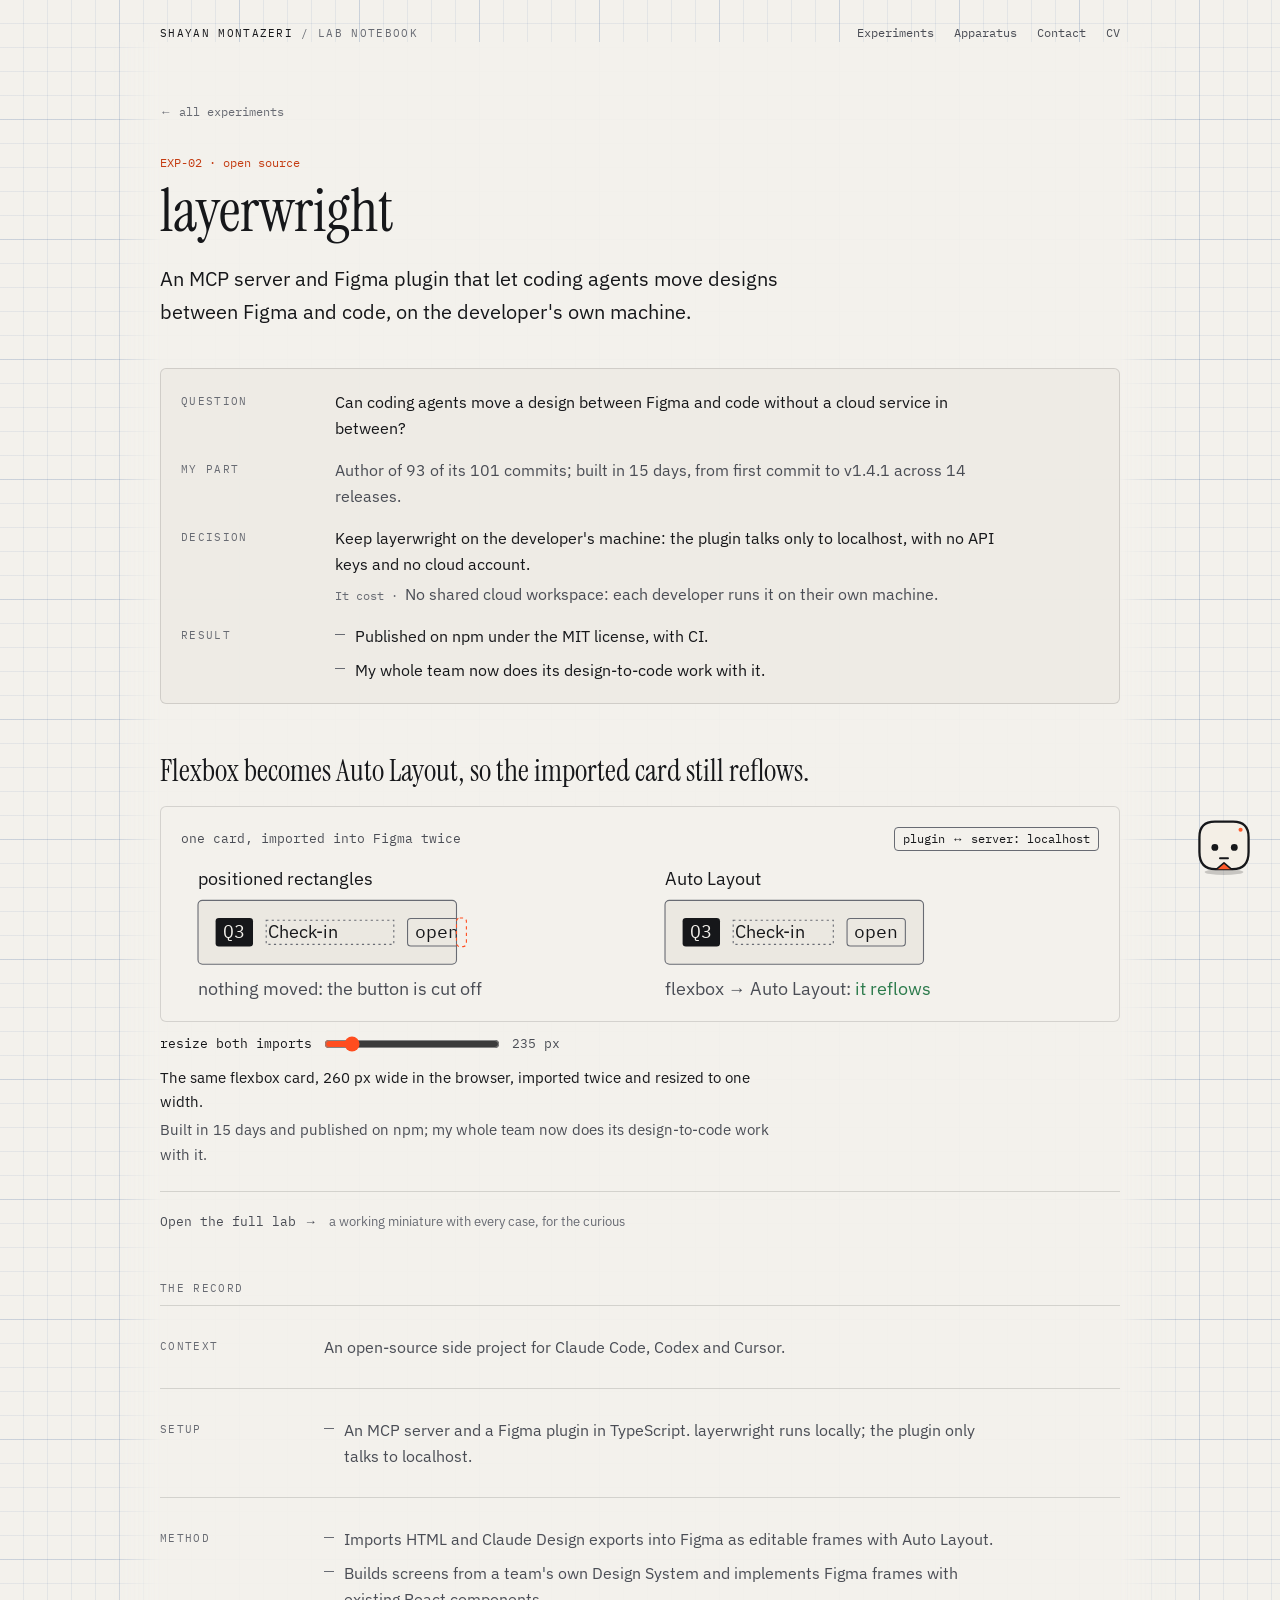
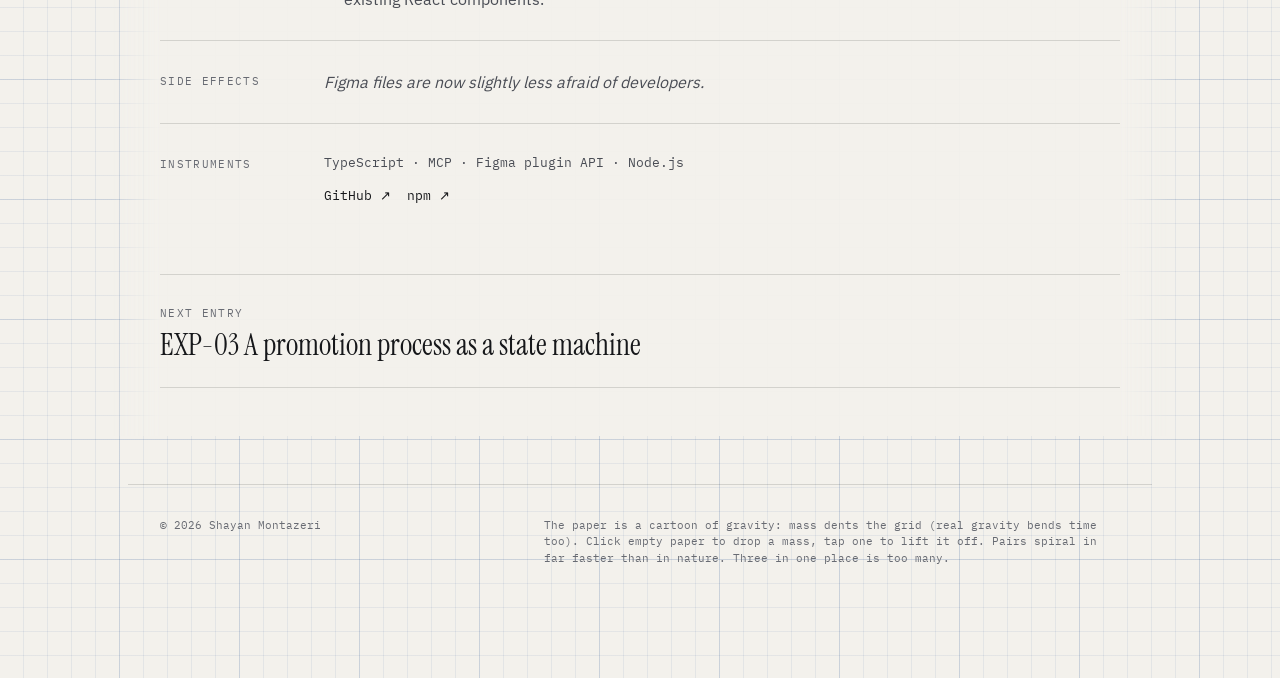
<file: experiments/layerwright/index.html>
<!DOCTYPE html><html lang="en" class="sans_8cfd366e-module__dZOgLq__variable mono_6d2b035-module__jGFyya__variable display_9079dc59-module__O7WTVq__variable"><head><meta charSet="utf-8"/><meta name="viewport" content="width=device-width, initial-scale=1"/><link rel="preload" href="/_next/static/media/ibm_plex_mono_latin_400_normal.p.15bn-bt6r468-.woff2" as="font" crossorigin="" type="font/woff2"/><link rel="preload" href="/_next/static/media/ibm_plex_sans_latin_400_normal-s.p.0l-vv37ssd90w.woff2" as="font" crossorigin="" type="font/woff2"/><link rel="preload" href="/_next/static/media/ibm_plex_sans_latin_700_normal-s.p.0~z9rsupns3rv.woff2" as="font" crossorigin="" type="font/woff2"/><link rel="preload" href="/_next/static/media/instrument_serif_latin_400_normal-s.p.16egmc1t~e81l.woff2" as="font" crossorigin="" type="font/woff2"/><link rel="stylesheet" href="/_next/static/chunks/0a2r5zpljf6ub.css" data-precedence="next"/><link rel="preload" as="script" fetchPriority="low" href="/_next/static/chunks/07iwn3dl.fn-..js"/><script src="/_next/static/chunks/07uz2g0_38qia.js" async=""></script><script src="/_next/static/chunks/08dypk6wl8mhd.js" async=""></script><script src="/_next/static/chunks/07lhk_q6pmm3r.js" async=""></script><script src="/_next/static/chunks/turbopack-0zt7ewqba6dx..js" async=""></script><script src="/_next/static/chunks/0ei3w8_l5bdvl.js" async=""></script><script src="/_next/static/chunks/0d3shmwh5_nmn.js" async=""></script><script src="/_next/static/chunks/0i5a3ouo_kt2o.js" async=""></script><script src="/_next/static/chunks/0neayrtyud5kv.js" async=""></script><link rel="preload" href="/_next/static/chunks/0desc8f7z-b99.js" as="script" fetchPriority="low"/><meta name="next-size-adjust" content=""/><meta name="theme-color" content="#f3f1ec" media="(prefers-color-scheme: light)"/><meta name="theme-color" content="#0d0e10" media="(prefers-color-scheme: dark)"/><title>EXP-02 layerwright — Shayan Montazeri</title><meta name="description" content="Can coding agents move a design between Figma and code without a cloud service in between?"/><link rel="author" href="/humans.txt"/><meta name="author" content="Shayan Montazeri"/><link rel="canonical" href="https://shayan-m81.github.io/experiments/layerwright/"/><meta property="og:title" content="EXP-02 layerwright"/><meta property="og:description" content="An MCP server and Figma plugin that let coding agents move designs between Figma and code, on the developer&#x27;s own machine."/><meta property="og:url" content="https://shayan-m81.github.io/experiments/layerwright/"/><meta property="og:image" content="https://shayan-m81.github.io/og.png"/><meta property="og:image:width" content="1200"/><meta property="og:image:height" content="630"/><meta property="og:image:alt" content="layerwright"/><meta property="og:type" content="article"/><meta name="twitter:card" content="summary_large_image"/><meta name="twitter:title" content="EXP-02 layerwright"/><meta name="twitter:description" content="An MCP server and Figma plugin that let coding agents move designs between Figma and code, on the developer&#x27;s own machine."/><meta name="twitter:image" content="https://shayan-m81.github.io/og.png"/><link rel="icon" href="/icon.svg?icon.17_fh_a4utl~5.svg" sizes="any" type="image/svg+xml"/><script src="/_next/static/chunks/03~yq9q893hmn.js" noModule=""></script></head><body><div hidden=""><!--$--><!--/$--></div><div class="intro " role="status" aria-label="Opening the lab notebook"><div class="intro-card"><svg viewBox="0 0 56 56" width="64" height="64" aria-hidden="true" class="intro-face"><ellipse cx="28" cy="52.5" rx="17" ry="2.6" fill="#000" opacity="0.18"/><path d="M20 8.5 H36 C45 8.5 49.5 13 49.5 22 V35 C49.5 45 45 50 35.5 50 H20.5 C11 50 6.5 45 6.5 35 V22 C6.5 13 11 8.5 20 8.5 Z" fill="#f4efe6" stroke="#16171a" stroke-width="2"/><path d="M21.5 50 L28 44.5 L34.5 50" fill="#ff5a2a" stroke="#16171a" stroke-width="1.4" stroke-linejoin="round"/><circle cx="42.5" cy="15.5" r="1.8" fill="#ff5a2a"/><ellipse cx="20" cy="31" rx="3" ry="3" fill="#16171a"/><ellipse cx="37" cy="31" rx="3" ry="3" fill="#16171a"/><path d="M24.5 40.5 L31.5 40.5" stroke="#16171a" stroke-width="1.7" stroke-linecap="round" fill="none"/></svg><p class="intro-label">Lab notebook · No. 1</p><p class="intro-name">Shayan Montazeri</p><ul class="intro-steps" aria-hidden="true"><li><span class="intro-mark">·</span>calibrating gravity</li><li><span class="intro-mark">·</span>building the name from particles</li><li><span class="intro-mark">·</span>waking the resident</li></ul><span class="intro-bar" aria-hidden="true"><span style="transform:scaleX(0.080)"></span></span></div></div><canvas aria-hidden="true" data-spacetime="true" class="pointer-events-none fixed inset-0 -z-10 h-lvh w-screen"></canvas><div aria-hidden="true" class="pointer-events-none fixed bottom-[84px] right-4 z-40 w-[136px] rounded-sm border border-rule bg-paper px-2 py-1.5 opacity-0 transition-opacity duration-500 has-[canvas[data-on=true]]:opacity-100 sm:bottom-[104px] sm:right-6"><span class="block font-mono text-[10px] tracking-wider text-ink-3">strain h(t)</span><canvas class="mt-1 block h-9 w-full"></canvas></div><a href="#main" class="skip-link">Skip to content</a><header class="mx-auto flex max-w-5xl flex-col gap-2 px-5 pt-6 sm:flex-row sm:items-center sm:justify-between sm:gap-6 sm:px-8"><a class="label !text-ink no-underline" href="/">Shayan Montazeri<!-- --> <span class="text-ink-3">/ lab notebook</span></a><nav class="flex gap-4 whitespace-nowrap font-mono text-[11px] text-ink-2 sm:gap-5 sm:text-[12px]"><a class="tap-area hover:text-ink" href="/#experiments">Experiments</a><a class="tap-area hover:text-ink" href="/#apparatus">Apparatus</a><a class="tap-area hover:text-ink" href="/#contact">Contact</a><a class="tap-area no-underline hover:text-ink" href="/cv/">CV</a><button type="button" class="tap-area text-signal-ink hover:text-ink">Tour</button></nav></header><div data-paper="true" class="overflow-x-clip"><main id="main" class="mx-auto max-w-5xl px-5 sm:px-8"><article class="reading pt-14"><a class="tap-area font-mono text-[12px] text-ink-3 no-underline hover:text-ink" href="/#experiments">← all experiments</a><header class="mt-8" data-tour="case-title"><p class="font-mono text-[12px] text-signal-ink">EXP-02<!-- --> · <!-- -->open source</p><h1 class="mt-2 font-display text-5xl leading-[1.05] sm:text-6xl">layerwright</h1><p class="mt-5 max-w-2xl text-xl leading-relaxed text-ink">An MCP server and Figma plugin that let coding agents move designs between Figma and code, on the developer&#x27;s own machine.</p></header><dl class="mt-10 grid gap-x-6 gap-y-4 rounded-md border border-rule bg-paper-2/60 p-5 sm:grid-cols-[130px_1fr]" data-tour="case-glance"><dt class="label pt-1">Question</dt><dd class="max-w-[68ch] text-[16px] leading-relaxed text-ink">Can coding agents move a design between Figma and code without a cloud service in between?</dd><dt class="label pt-1">My part</dt><dd class="max-w-[68ch] text-[16px] leading-relaxed text-ink-2">Author of 93 of its 101 commits; built in 15 days, from first commit to v1.4.1 across 14 releases.</dd><dt class="label pt-1">Decision</dt><dd class="max-w-[68ch] text-[16px] leading-relaxed text-ink" data-tour="case-decision">Keep layerwright on the developer&#x27;s machine: the plugin talks only to localhost, with no API keys and no cloud account.<span class="mt-1 block text-ink-2"><span class="font-mono text-[12px] text-ink-3">It cost · </span>No shared cloud workspace: each developer runs it on their own machine.</span></dd><dt class="label pt-1">Result</dt><dd class="max-w-[68ch] text-[16px] leading-relaxed text-ink"><ul class="space-y-2"><li class="relative pl-5 before:absolute before:left-0 before:top-[0.7em] before:h-px before:w-2.5 before:bg-ink-3">Published on npm under the MIT license, with CI.</li><li class="relative pl-5 before:absolute before:left-0 before:top-[0.7em] before:h-px before:w-2.5 before:bg-ink-3">My whole team now does its design-to-code work with it.</li></ul></dd></dl><div data-tour="case-env"><section aria-label="The point, at a glance" class="mt-12"><figure class="case-figure" aria-label="EXP-02 at a glance: one flexbox card imported into Figma as positioned rectangles and as Auto Layout, both resized to the same width." data-tour="case-figure"><p class="font-display text-[26px] leading-tight text-ink sm:text-[30px]">Flexbox becomes Auto Layout, so the imported card still reflows.</p><div class="mt-4 overflow-hidden rounded-md border border-rule bg-paper p-3 sm:p-5"><div><div class="mb-3 flex flex-wrap items-center justify-between gap-2 font-mono text-[13px] text-ink-2"><span>one card, imported into Figma twice</span><span class="rounded-sm border border-ink-3 px-2 py-0.5 text-[12px] text-ink">plugin ↔ server: localhost</span></div><div class="grid gap-4 md:grid-cols-2"><svg viewBox="0 0 400 126" role="img" aria-label="Positioned rectangles, frame 360 px wide: nothing moved; a 100 px gap on the right." class="mx-auto block h-auto w-full max-w-[440px] font-sans" font-size="16"><defs><clipPath id="lw-frozen"><rect width="360" height="58"></rect></clipPath></defs><text x="10" y="20" fill="var(--ink)">positioned rectangles</text><rect x="10" y="34" width="360" height="58" rx="4" fill="var(--paper-2)" stroke="var(--ink-3)"></rect><g stroke="var(--signal)" stroke-width="1.5"><rect x="270" y="35" width="99" height="56" fill="var(--signal-soft)" stroke="none"></rect><path d="M274 63 H366 m0 -6 v12 M274 57 v12" fill="none"></path></g><g clip-path="url(#lw-frozen)" transform="translate(10 34)"><rect x="16" y="16" width="34" height="26" rx="3" fill="var(--ink)"></rect><text x="33" y="34" text-anchor="middle" fill="var(--paper)" class="font-mono">Q3</text><rect x="62" y="18" width="116" height="22" fill="none" stroke="var(--ink-3)" stroke-dasharray="2 3"></rect><text x="64" y="34" fill="var(--ink)">Check-in</text><rect x="190.5" y="16.5" width="53" height="25" rx="3" fill="none" stroke="var(--ink-3)"></rect><text x="217" y="34" text-anchor="middle" fill="var(--ink)" class="font-mono">open</text></g><text x="10" y="120" fill="var(--ink-2)">nothing moved: a <tspan fill="var(--signal-ink)" font-weight="600">100<!-- --> px</tspan> gap</text></svg><svg viewBox="0 0 400 126" role="img" aria-label="Auto Layout, frame 360 px wide: the title takes 100 px, and the button stays at the right edge." class="mx-auto block h-auto w-full max-w-[440px] font-sans" font-size="16"><defs><clipPath id="lw-auto"><rect width="360" height="58"></rect></clipPath></defs><text x="10" y="20" fill="var(--ink)">Auto Layout</text><rect x="10" y="34" width="360" height="58" rx="4" fill="var(--paper-2)" stroke="var(--ink-3)"></rect><g clip-path="url(#lw-auto)" transform="translate(10 34)"><rect x="16" y="16" width="34" height="26" rx="3" fill="var(--ink)"></rect><text x="33" y="34" text-anchor="middle" fill="var(--paper)" class="font-mono">Q3</text><rect x="62" y="18" width="216" height="22" fill="none" stroke="var(--ink-3)" stroke-dasharray="2 3"></rect><text x="64" y="34" fill="var(--ink)">Check-in</text><rect x="290.5" y="16.5" width="53" height="25" rx="3" fill="none" stroke="var(--ink-3)"></rect><text x="317" y="34" text-anchor="middle" fill="var(--ink)" class="font-mono">open</text></g><text x="10" y="120" fill="var(--ink-2)">flexbox → Auto Layout: <tspan fill="var(--ok)">it reflows</tspan></text></svg></div></div></div><div class="mt-3 flex flex-wrap items-center gap-3" data-tour="case-control"><label class="flex flex-wrap items-center gap-3 font-mono text-[13px] text-ink">resize both imports<input type="range" min="220" max="380" step="10" aria-valuetext="360 px wide" class="w-44 cursor-pointer" style="accent-color:var(--signal)" value="360"/><span class="text-ink-2 tabular-nums">360<!-- --> px</span></label></div><figcaption class="mt-3 max-w-[68ch] space-y-1 text-[15px] leading-relaxed"><span class="block text-ink">The same flexbox card, 260 px wide in the browser, imported twice and resized to one width.</span><span class="block text-ink-2">Built in 15 days and published on npm; my whole team now does its design-to-code work with it.</span></figcaption></figure><div class="mt-6 border-t border-rule pt-4"><button type="button" data-tour="case-lab" aria-expanded="false" class="tap-area font-mono text-[13px] text-ink-2 underline decoration-rule underline-offset-4 hover:text-ink"><span class="inline-grid"><span aria-hidden="true" class="invisible [grid-area:1/1]">Open the full lab →</span><span class="[grid-area:1/1]">Open the full lab →</span></span></button><span class="ml-3 text-[13px] text-ink-3">a working miniature with every case, for the curious</span></div></section></div><div class="mt-12" data-tour="case-record"><p class="label mb-2">The record</p><section class="grid gap-3 border-t border-rule py-7 sm:grid-cols-[140px_1fr] sm:gap-6"><h2 class="label pt-1">Context</h2><div class="max-w-[68ch] text-[16px] leading-relaxed text-ink-2">An open-source side project for Claude Code, Codex and Cursor.</div></section><section class="grid gap-3 border-t border-rule py-7 sm:grid-cols-[140px_1fr] sm:gap-6"><h2 class="label pt-1">Setup</h2><div class="max-w-[68ch] text-[16px] leading-relaxed text-ink-2"><ul class="space-y-2"><li class="relative pl-5 before:absolute before:left-0 before:top-[0.7em] before:h-px before:w-2.5 before:bg-ink-3">An MCP server and a Figma plugin in TypeScript. layerwright runs locally; the plugin only talks to localhost.</li></ul></div></section><section class="grid gap-3 border-t border-rule py-7 sm:grid-cols-[140px_1fr] sm:gap-6"><h2 class="label pt-1">Method</h2><div class="max-w-[68ch] text-[16px] leading-relaxed text-ink-2"><ul class="space-y-2"><li class="relative pl-5 before:absolute before:left-0 before:top-[0.7em] before:h-px before:w-2.5 before:bg-ink-3">Imports HTML and Claude Design exports into Figma as editable frames with Auto Layout.</li><li class="relative pl-5 before:absolute before:left-0 before:top-[0.7em] before:h-px before:w-2.5 before:bg-ink-3">Builds screens from a team&#x27;s own Design System and implements Figma frames with existing React components.</li></ul></div></section><section class="grid gap-3 border-t border-rule py-7 sm:grid-cols-[140px_1fr] sm:gap-6"><h2 class="label pt-1">Side effects</h2><div class="max-w-[68ch] text-[16px] leading-relaxed text-ink-2"><p class="italic">Figma files are now slightly less afraid of developers.</p></div></section><section class="grid gap-3 border-t border-rule py-7 sm:grid-cols-[140px_1fr] sm:gap-6"><h2 class="label pt-1">Instruments</h2><div class="max-w-[68ch] text-[16px] leading-relaxed text-ink-2"><p class="font-mono text-[13px]">TypeScript · MCP · Figma plugin API · Node.js</p><p class="mt-3 flex gap-4 font-mono text-[13px]"><a href="https://github.com/shayan-m81/layerwright" target="_blank" rel="noopener noreferrer" class="tap-area text-ink">GitHub<!-- --> ↗</a><a href="https://www.npmjs.com/package/layerwright" target="_blank" rel="noopener noreferrer" class="tap-area text-ink">npm<!-- --> ↗</a></p></div></section></div><a class="mt-10 block border-y border-rule py-6 no-underline transition-colors hover:bg-paper-2" href="/experiments/promotion-state-machine/"><span class="label">Next entry</span><span class="mt-1 block font-display text-3xl text-ink">EXP-03<!-- --> <!-- -->A promotion process as a state machine</span></a></article><!--$--><!--/$--></main></div><footer class="mx-auto mt-24 flex max-w-5xl flex-wrap justify-between gap-2 border-t border-rule px-5 pt-8 pb-24 font-mono text-[11px] text-ink-3 sm:px-8 sm:pb-28"><span>© <!-- -->2026<!-- --> <!-- -->Shayan Montazeri</span><span class="max-w-xl">The paper is a cartoon of gravity: mass dents the grid (real gravity bends time too). <span class="pointer-coarse:hidden">Click</span><span class="hidden pointer-coarse:inline">Tap</span> empty paper to drop a mass, tap one to lift it off. Pairs spiral in far faster than in nature. Three in one place is too many.</span></footer><div class="resident-dock fixed bottom-4 right-4 z-40 flex max-w-[calc(100vw-2rem)] items-end gap-2 sm:bottom-6 sm:right-6 sm:max-w-[calc(100vw-3rem)]"><div aria-live="polite" class="pointer-events-none min-w-0 max-w-[288px]"></div><div class="relative shrink-0"><span role="tooltip" id="resident-tip" class="resident-bubble resident-tip absolute bottom-full right-0 mb-2 w-[248px]"><span class="mb-1.5 block min-h-[1.375em] text-[14px] leading-snug text-ink"></span><svg viewBox="0 0 100 60" aria-hidden="true" class="mb-1 h-9 w-full text-ink"><path d="M 15.36 34.00 A 40 40 0 0 1 84.64 34.00" fill="none" stroke="var(--rule)" stroke-width="1.5"></path><path d="M 33.73 17.46 A 40 40 0 0 1 43.33 14.56" fill="none" stroke="var(--ink-3)" stroke-width="4"></path><path d="M 76.77 24.27 A 40 40 0 0 1 84.64 34.00" fill="none" stroke="var(--signal)" stroke-width="4"></path><path d="M 13.63 33.00 L 10.16 31.00" stroke="var(--ink-3)" stroke-width="1"></path><path d="M 29.00 17.63 L 27.00 14.16" stroke="var(--ink-3)" stroke-width="1"></path><path d="M 50.00 12.00 L 50.00 8.00" stroke="var(--ink-3)" stroke-width="1"></path><path d="M 71.00 17.63 L 73.00 14.16" stroke="var(--ink-3)" stroke-width="1"></path><path d="M 86.37 33.00 L 89.84 31.00" stroke="var(--ink-3)" stroke-width="1"></path><line x1="50" y1="54" x2="50" y2="18" stroke="currentColor" stroke-width="1.5" stroke-linecap="round" transform="rotate(-16.800000000000004 50 54)"></line><circle cx="50" cy="54" r="2.5" fill="currentColor"></circle></svg><span class="block font-mono text-[11px] text-ink-2">Excitement level: within normal range. Found 0 of 13.</span></span><button type="button" popoverTarget="lab-menu" aria-label="The resident: open the lab menu" aria-describedby="resident-tip" class="resident-button block rounded-2xl transition duration-200 hover:-translate-y-0.5 "><span class="block "><svg viewBox="0 0 56 56" aria-hidden="true" class="resident-breathe h-14 w-14 sm:h-16 sm:w-16"><ellipse cx="28" cy="52.5" rx="17" ry="2.6" fill="#000" opacity="0.18"/><path d="M20 8.5 H36 C45 8.5 49.5 13 49.5 22 V35 C49.5 45 45 50 35.5 50 H20.5 C11 50 6.5 45 6.5 35 V22 C6.5 13 11 8.5 20 8.5 Z" fill="#f4efe6" stroke="#16171a" stroke-width="2"/><path d="M21.5 50 L28 44.5 L34.5 50" fill="#ff5a2a" stroke="#16171a" stroke-width="1.4" stroke-linejoin="round"/><circle cx="42.5" cy="15.5" r="1.8" fill="#ff5a2a"/><ellipse cx="20" cy="31" rx="3" ry="3" fill="#16171a"/><ellipse cx="37" cy="31" rx="3" ry="3" fill="#16171a"/><path d="M24.5 40.5 L31.5 40.5" stroke="#16171a" stroke-width="1.7" stroke-linecap="round" fill="none"/></svg></span></button><div id="lab-menu" popover="auto" role="dialog" aria-labelledby="lab-menu-title" class="lab-menu"><div class="lab-menu-scroll"><div class="flex items-start gap-3 p-3"><button type="button" aria-label="Poke the resident" class="resident-button shrink-0 rounded-xl"><span class="block "><svg viewBox="0 0 56 56" aria-hidden="true" class="h-14 w-14"><ellipse cx="28" cy="52.5" rx="17" ry="2.6" fill="#000" opacity="0.18"/><path d="M20 8.5 H36 C45 8.5 49.5 13 49.5 22 V35 C49.5 45 45 50 35.5 50 H20.5 C11 50 6.5 45 6.5 35 V22 C6.5 13 11 8.5 20 8.5 Z" fill="#f4efe6" stroke="#16171a" stroke-width="2"/><path d="M21.5 50 L28 44.5 L34.5 50" fill="#ff5a2a" stroke="#16171a" stroke-width="1.4" stroke-linejoin="round"/><circle cx="42.5" cy="15.5" r="1.8" fill="#ff5a2a"/><ellipse cx="20" cy="31" rx="3" ry="3" fill="#16171a"/><ellipse cx="37" cy="31" rx="3" ry="3" fill="#16171a"/><path d="M24.5 40.5 L31.5 40.5" stroke="#16171a" stroke-width="1.7" stroke-linecap="round" fill="none"/></svg></span></button><div class="min-w-0 flex-1"><p id="lab-menu-title" class="label">The resident · lab assistant</p><p class="mt-1 text-[14px] leading-snug text-ink"></p><p class="mt-1 font-mono text-[11px] text-ink-2">Excitement level: within normal range. Found 0 of 13.</p></div></div><div class="border-t border-rule px-2 pb-2 pt-2.5"><p class="label px-2 pb-1.5">Try something</p><div class="grid gap-0.5"><button type="button" class="lab-play"><span class="lab-play-icon"><svg viewBox="0 0 20 20" width="20" height="20" aria-hidden="true" fill="none" stroke="currentColor" stroke-width="1.5" stroke-linecap="round" stroke-linejoin="round"><ellipse cx="10" cy="11" rx="8" ry="2.6"></ellipse><path d="M4.6 9.4a5.6 5.4 0 0 1 10.8 0"></path><circle cx="10" cy="11" r="3.4" fill="currentColor" stroke="none"></circle></svg></span><span class="min-w-0"><span class="lab-play-title">Make a black hole</span><span class="lab-play-note">The page falls in. He copes.</span></span><span aria-hidden="true" class="lab-play-go">→</span></button></div></div><div class="grid grid-cols-3 gap-1.5 border-t border-rule p-2.5 font-mono text-[11px]"><button type="button" class="lab-tool"><svg viewBox="0 0 20 20" width="18" height="18" aria-hidden="true" fill="none" stroke="currentColor" stroke-width="1.5" stroke-linecap="round" stroke-linejoin="round"><path d="M5.5 2.5h6.5l3 3v12h-9.5z"></path><path d="M8 8.5h5M8 11.5h5M8 14.5h3"></path></svg><span>visit report</span></button><button type="button" class="lab-tool"><svg viewBox="0 0 20 20" width="18" height="18" aria-hidden="true" fill="none" stroke="currentColor" stroke-width="1.5" stroke-linecap="round" stroke-linejoin="round"><path d="M15.6 12.2a6 6 0 1 1-1.4-6.4"></path><path d="M15 2.8v3.6h-3.6"></path></svg><span>reset lab</span></button><button type="button" class="lab-tool" aria-pressed="true"><svg viewBox="0 0 20 20" width="18" height="18" aria-hidden="true" fill="none" stroke="currentColor" stroke-width="1.5" stroke-linecap="round" stroke-linejoin="round"><path d="M3.5 4.5h13v9h-7l-3.5 3v-3h-2.5z"></path></svg><span>hints on</span></button></div><p class="keyboard-only border-t border-rule px-3 py-2 font-mono text-[11px] text-ink-2">Type <kbd>hire</kbd>, <kbd>cv</kbd> or <kbd>email</kbd> anywhere: I fetch the paperwork.</p><details class="border-t border-rule"><summary class="cursor-pointer px-3 py-2.5 font-mono text-[11px] text-ink-2 hover:text-ink">lab log · <!-- -->0<!-- --> <!-- -->entries<!-- --> · <!-- -->found 0 of 13.</summary><ol role="log" aria-label="Lab log" class="space-y-1.5 px-3 pb-3 font-mono text-[11px] leading-relaxed"></ol><div class="space-y-2 border-t border-rule p-3 font-mono text-[10px] leading-relaxed text-ink-3"><p>Found 0 of 13.<!-- --> <!-- -->The rest: no spoilers. The tour knows where they are.</p><p>May I remember you next time? Only in this browser; nothing is sent anywhere.<!-- --> <button type="button" class="underline decoration-rule underline-offset-4 hover:text-ink">yes</button> <button type="button" class="underline decoration-rule underline-offset-4 hover:text-ink">no</button></p></div></details></div></div></div></div><script src="/_next/static/chunks/07iwn3dl.fn-..js" id="_R_" async=""></script><script>(self.__next_f=self.__next_f||[]).push([0])</script><script>self.__next_f.push([1,"1:\"$Sreact.fragment\"\n2:I[77087,[\"/_next/static/chunks/0ei3w8_l5bdvl.js\",\"/_next/static/chunks/0d3shmwh5_nmn.js\",\"/_next/static/chunks/0i5a3ouo_kt2o.js\"],\"Intro\"]\n3:I[92927,[\"/_next/static/chunks/0ei3w8_l5bdvl.js\",\"/_next/static/chunks/0d3shmwh5_nmn.js\",\"/_next/static/chunks/0i5a3ouo_kt2o.js\"],\"Spacetime\"]\n4:I[22016,[\"/_next/static/chunks/0ei3w8_l5bdvl.js\",\"/_next/static/chunks/0d3shmwh5_nmn.js\",\"/_next/static/chunks/0i5a3ouo_kt2o.js\",\"/_next/static/chunks/0neayrtyud5kv.js\"],\"\"]\n5:I[73438,[\"/_next/static/chunks/0ei3w8_l5bdvl.js\",\"/_next/static/chunks/0d3shmwh5_nmn.js\",\"/_next/static/chunks/0i5a3ouo_kt2o.js\"],\"Greeting\"]\n6:I[65828,[\"/_next/static/chunks/0ei3w8_l5bdvl.js\",\"/_next/static/chunks/0d3shmwh5_nmn.js\",\"/_next/static/chunks/0i5a3ouo_kt2o.js\"],\"SectionLink\"]\n7:I[18992,[\"/_next/static/chunks/0ei3w8_l5bdvl.js\",\"/_next/static/chunks/0d3shmwh5_nmn.js\",\"/_next/static/chunks/0i5a3ouo_kt2o.js\"],\"TourButton\"]\n8:I[39756,[\"/_next/static/chunks/0ei3w8_l5bdvl.js\",\"/_next/static/chunks/0d3shmwh5_nmn.js\",\"/_next/static/chunks/0i5a3ouo_kt2o.js\"],\"default\"]\n9:I[37457,[\"/_next/static/chunks/0ei3w8_l5bdvl.js\",\"/_next/static/chunks/0d3shmwh5_nmn.js\",\"/_next/static/chunks/0i5a3ouo_kt2o.js\"],\"default\"]\na:I[56280,[\"/_next/static/chunks/0ei3w8_l5bdvl.js\",\"/_next/static/chunks/0d3shmwh5_nmn.js\",\"/_next/static/chunks/0i5a3ouo_kt2o.js\"],\"Resident\"]\nc:I[97367,[\"/_next/static/chunks/0ei3w8_l5bdvl.js\",\"/_next/static/chunks/0d3shmwh5_nmn.js\",\"/_next/static/chunks/0i5a3ouo_kt2o.js\"],\"OutletBoundary\"]\nd:\"$Sreact.suspense\"\n10:I[97367,[\"/_next/static/chunks/0ei3w8_l5bdvl.js\",\"/_next/static/chunks/0d3shmwh5_nmn.js\",\"/_next/static/chunks/0i5a3ouo_kt2o.js\"],\"ViewportBoundary\"]\n12:I[97367,[\"/_next/static/chunks/0ei3w8_l5bdvl.js\",\"/_next/static/chunks/0d3shmwh5_nmn.js\",\"/_next/static/chunks/0i5a3ouo_kt2o.js\"],\"MetadataBoundary\"]\n14:I[68027,[\"/_next/static/chunks/0ei3w8_l5bdvl.js\",\"/_next/static/chunks/0d3shmwh5_nmn.js\",\"/_next/static/chunks/0i5a3ouo_kt2o.js\"],\"default\",1]\n:HL[\"/_next/static/chunks/0a2r5zpljf6ub.css\",\"style\"]\n:HL[\"/_next/static/media/ibm_plex_mono_latin_400_normal.p.15bn-bt6r468-.woff2\",\"font\",{\"crossOrigin\":\"\",\"type\":\"font/woff2\"}]\n:HL[\"/_next/static/media/ibm_plex_sans_latin_400_normal-s.p.0l-vv37ssd90w.woff2\",\"font\",{\"crossOrigin\":\"\",\"type\":\"font/woff2\"}]\n:HL[\"/_next/static/media/ibm_plex_sans_latin_700_normal-s.p.0~z9rsupns3rv.woff2\",\"font\",{\"crossOrigin\":\"\",\"type\":\"font/woff2\"}]\n:HL[\"/_next/static/media/instrument_serif_latin_400_normal-s.p.16egmc1t~e81l.woff2\",\"font\",{\"crossOrigin\":\"\",\"type\":\"font/woff2\"}]\n"])</script><script>self.__next_f.push([1,"0:{\"P\":null,\"c\":[\"\",\"experiments\",\"layerwright\",\"\"],\"q\":\"\",\"i\":false,\"f\":[[[\"\",{\"children\":[\"experiments\",{\"children\":[[\"slug\",\"layerwright\",\"d\",null],{\"children\":[\"__PAGE__\",{}]}]}]},\"$undefined\",\"$undefined\",16],[[\"$\",\"$1\",\"c\",{\"children\":[[[\"$\",\"link\",\"0\",{\"rel\":\"stylesheet\",\"href\":\"/_next/static/chunks/0a2r5zpljf6ub.css\",\"precedence\":\"next\",\"crossOrigin\":\"$undefined\",\"nonce\":\"$undefined\"}],[\"$\",\"script\",\"script-0\",{\"src\":\"/_next/static/chunks/0ei3w8_l5bdvl.js\",\"async\":true,\"nonce\":\"$undefined\"}],[\"$\",\"script\",\"script-1\",{\"src\":\"/_next/static/chunks/0d3shmwh5_nmn.js\",\"async\":true,\"nonce\":\"$undefined\"}],[\"$\",\"script\",\"script-2\",{\"src\":\"/_next/static/chunks/0i5a3ouo_kt2o.js\",\"async\":true,\"nonce\":\"$undefined\"}]],[\"$\",\"html\",null,{\"lang\":\"en\",\"className\":\"sans_8cfd366e-module__dZOgLq__variable mono_6d2b035-module__jGFyya__variable display_9079dc59-module__O7WTVq__variable\",\"children\":[\"$\",\"body\",null,{\"children\":[[\"$\",\"$L2\",null,{}],[\"$\",\"$L3\",null,{}],[\"$\",\"a\",null,{\"href\":\"#main\",\"className\":\"skip-link\",\"children\":\"Skip to content\"}],[\"$\",\"header\",null,{\"className\":\"mx-auto flex max-w-5xl flex-col gap-2 px-5 pt-6 sm:flex-row sm:items-center sm:justify-between sm:gap-6 sm:px-8\",\"children\":[[\"$\",\"$L4\",null,{\"href\":\"/\",\"className\":\"label !text-ink no-underline\",\"children\":[\"Shayan Montazeri\",\" \",[\"$\",\"span\",null,{\"className\":\"text-ink-3\",\"children\":\"/ lab notebook\"}],[\"$\",\"$L5\",null,{}]]}],[\"$\",\"nav\",null,{\"className\":\"flex gap-4 whitespace-nowrap font-mono text-[11px] text-ink-2 sm:gap-5 sm:text-[12px]\",\"children\":[[\"$\",\"$L6\",null,{\"id\":\"experiments\",\"className\":\"tap-area hover:text-ink\",\"children\":\"Experiments\"}],[\"$\",\"$L6\",null,{\"id\":\"apparatus\",\"className\":\"tap-area hover:text-ink\",\"children\":\"Apparatus\"}],[\"$\",\"$L6\",null,{\"id\":\"contact\",\"className\":\"tap-area hover:text-ink\",\"children\":\"Contact\"}],[\"$\",\"$L4\",null,{\"href\":\"/cv\",\"className\":\"tap-area no-underline hover:text-ink\",\"children\":\"CV\"}],[\"$\",\"$L7\",null,{\"className\":\"tap-area text-signal-ink hover:text-ink\"}]]}]]}],[\"$\",\"div\",null,{\"data-paper\":true,\"className\":\"overflow-x-clip\",\"children\":[\"$\",\"main\",null,{\"id\":\"main\",\"className\":\"mx-auto max-w-5xl px-5 sm:px-8\",\"children\":[\"$\",\"$L8\",null,{\"parallelRouterKey\":\"children\",\"error\":\"$undefined\",\"errorStyles\":\"$undefined\",\"errorScripts\":\"$undefined\",\"template\":[\"$\",\"$L9\",null,{}],\"templateStyles\":\"$undefined\",\"templateScripts\":\"$undefined\",\"notFound\":[[\"$\",\"section\",null,{\"className\":\"py-32\",\"children\":[[\"$\",\"p\",null,{\"className\":\"font-mono text-[12px] text-signal-ink\",\"children\":\"EXP-404\"}],[\"$\",\"h1\",null,{\"className\":\"mt-3 font-display text-5xl leading-tight\",\"children\":\"This experiment failed successfully.\"}],[\"$\",\"p\",null,{\"className\":\"mt-4 text-ink-2\",\"children\":\"The page you measured does not exist. The error bars were large.\"}],[\"$\",\"$L4\",null,{\"href\":\"/\",\"className\":\"mt-8 inline-block font-mono text-[13px] text-ink\",\"children\":\"← back to the notebook\"}]]}],[]],\"forbidden\":\"$undefined\",\"unauthorized\":\"$undefined\"}]}]}],[\"$\",\"footer\",null,{\"className\":\"mx-auto mt-24 flex max-w-5xl flex-wrap justify-between gap-2 border-t border-rule px-5 pt-8 pb-24 font-mono text-[11px] text-ink-3 sm:px-8 sm:pb-28\",\"children\":[[\"$\",\"span\",null,{\"children\":[\"© \",2026,\" \",\"Shayan Montazeri\"]}],[\"$\",\"span\",null,{\"className\":\"max-w-xl\",\"children\":[\"The paper is a cartoon of gravity: mass dents the grid (real gravity bends time too). \",[\"$\",\"span\",null,{\"className\":\"pointer-coarse:hidden\",\"children\":\"Click\"}],[\"$\",\"span\",null,{\"className\":\"hidden pointer-coarse:inline\",\"children\":\"Tap\"}],\" empty paper to drop a mass, tap one to lift it off. Pairs spiral in far faster than in nature. Three in one place is too many.\"]}]]}],[\"$\",\"$La\",null,{}]]}]}]]}],{\"children\":[[\"$\",\"$1\",\"c\",{\"children\":[null,[\"$\",\"$L8\",null,{\"parallelRouterKey\":\"children\",\"error\":\"$undefined\",\"errorStyles\":\"$undefined\",\"errorScripts\":\"$undefined\",\"template\":[\"$\",\"$L9\",null,{}],\"templateStyles\":\"$undefined\",\"templateScripts\":\"$undefined\",\"notFound\":\"$undefined\",\"forbidden\":\"$undefined\",\"unauthorized\":\"$undefined\"}]]}],{\"children\":[[\"$\",\"$1\",\"c\",{\"children\":[null,[\"$\",\"$L8\",null,{\"parallelRouterKey\":\"children\",\"error\":\"$undefined\",\"errorStyles\":\"$undefined\",\"errorScripts\":\"$undefined\",\"template\":[\"$\",\"$L9\",null,{}],\"templateStyles\":\"$undefined\",\"templateScripts\":\"$undefined\",\"notFound\":\"$undefined\",\"forbidden\":\"$undefined\",\"unauthorized\":\"$undefined\"}]]}],{\"children\":[[\"$\",\"$1\",\"c\",{\"children\":[\"$Lb\",[[\"$\",\"script\",\"script-0\",{\"src\":\"/_next/static/chunks/0neayrtyud5kv.js\",\"async\":true,\"nonce\":\"$undefined\"}]],[\"$\",\"$Lc\",null,{\"children\":[\"$\",\"$d\",null,{\"name\":\"Next.MetadataOutlet\",\"children\":\"$@e\"}]}]]}],{},null,false,null]},null,false,\"$@f\"]},null,false,\"$@f\"]},null,false,null],[\"$\",\"$1\",\"h\",{\"children\":[null,[\"$\",\"$L10\",null,{\"children\":\"$L11\"}],[\"$\",\"div\",null,{\"hidden\":true,\"children\":[\"$\",\"$L12\",null,{\"children\":[\"$\",\"$d\",null,{\"name\":\"Next.Metadata\",\"children\":\"$L13\"}]}]}],[\"$\",\"meta\",null,{\"name\":\"next-size-adjust\",\"content\":\"\"}]]}],false]],\"m\":\"$undefined\",\"G\":[\"$14\",[[\"$\",\"link\",\"0\",{\"rel\":\"stylesheet\",\"href\":\"/_next/static/chunks/0a2r5zpljf6ub.css\",\"precedence\":\"next\",\"crossOrigin\":\"$undefined\",\"nonce\":\"$undefined\"}]]],\"S\":true,\"h\":null,\"s\":\"$undefined\",\"l\":\"$undefined\",\"p\":\"$undefined\",\"d\":\"$undefined\",\"b\":\"ga9JWJTW15O8RZtgYsZqR\"}\n"])</script><script>self.__next_f.push([1,"15:[]\nf:\"$W15\"\n"])</script><script>self.__next_f.push([1,"16:I[70093,[\"/_next/static/chunks/0ei3w8_l5bdvl.js\",\"/_next/static/chunks/0d3shmwh5_nmn.js\",\"/_next/static/chunks/0i5a3ouo_kt2o.js\",\"/_next/static/chunks/0neayrtyud5kv.js\"],\"CaseBench\"]\n"])</script><script>self.__next_f.push([1,"b:[\"$\",\"article\",null,{\"className\":\"reading pt-14\",\"children\":[[\"$\",\"$L4\",null,{\"href\":\"/#experiments\",\"className\":\"tap-area font-mono text-[12px] text-ink-3 no-underline hover:text-ink\",\"children\":\"← all experiments\"}],[\"$\",\"header\",null,{\"className\":\"mt-8\",\"data-tour\":\"case-title\",\"children\":[[\"$\",\"p\",null,{\"className\":\"font-mono text-[12px] text-signal-ink\",\"children\":[\"EXP-02\",\" · \",\"open source\"]}],[\"$\",\"h1\",null,{\"className\":\"mt-2 font-display text-5xl leading-[1.05] sm:text-6xl\",\"children\":\"layerwright\"}],[\"$\",\"p\",null,{\"className\":\"mt-5 max-w-2xl text-xl leading-relaxed text-ink\",\"children\":\"An MCP server and Figma plugin that let coding agents move designs between Figma and code, on the developer's own machine.\"}]]}],[\"$\",\"dl\",null,{\"className\":\"mt-10 grid gap-x-6 gap-y-4 rounded-md border border-rule bg-paper-2/60 p-5 sm:grid-cols-[130px_1fr]\",\"data-tour\":\"case-glance\",\"children\":[[\"$\",\"dt\",null,{\"className\":\"label pt-1\",\"children\":\"Question\"}],[\"$\",\"dd\",null,{\"className\":\"max-w-[68ch] text-[16px] leading-relaxed text-ink\",\"children\":\"Can coding agents move a design between Figma and code without a cloud service in between?\"}],[\"$\",\"dt\",null,{\"className\":\"label pt-1\",\"children\":\"My part\"}],[\"$\",\"dd\",null,{\"className\":\"max-w-[68ch] text-[16px] leading-relaxed text-ink-2\",\"children\":\"Author of 93 of its 101 commits; built in 15 days, from first commit to v1.4.1 across 14 releases.\"}],[\"$\",\"dt\",null,{\"className\":\"label pt-1\",\"children\":\"Decision\"}],[\"$\",\"dd\",null,{\"className\":\"max-w-[68ch] text-[16px] leading-relaxed text-ink\",\"data-tour\":\"case-decision\",\"children\":[\"Keep layerwright on the developer's machine: the plugin talks only to localhost, with no API keys and no cloud account.\",[\"$\",\"span\",null,{\"className\":\"mt-1 block text-ink-2\",\"children\":[[\"$\",\"span\",null,{\"className\":\"font-mono text-[12px] text-ink-3\",\"children\":\"It cost · \"}],\"No shared cloud workspace: each developer runs it on their own machine.\"]}]]}],[\"$\",\"dt\",null,{\"className\":\"label pt-1\",\"children\":\"Result\"}],[\"$\",\"dd\",null,{\"className\":\"max-w-[68ch] text-[16px] leading-relaxed text-ink\",\"children\":[\"$\",\"ul\",null,{\"className\":\"space-y-2\",\"children\":[[\"$\",\"li\",\"Published on npm under the MIT license, with CI.\",{\"className\":\"relative pl-5 before:absolute before:left-0 before:top-[0.7em] before:h-px before:w-2.5 before:bg-ink-3\",\"children\":\"Published on npm under the MIT license, with CI.\"}],[\"$\",\"li\",\"My whole team now does its design-to-code work with it.\",{\"className\":\"relative pl-5 before:absolute before:left-0 before:top-[0.7em] before:h-px before:w-2.5 before:bg-ink-3\",\"children\":\"My whole team now does its design-to-code work with it.\"}]]}]}]]}],false,[\"$\",\"div\",null,{\"data-tour\":\"case-env\",\"children\":[\"$\",\"$L16\",null,{\"slug\":\"layerwright\"}]}],[\"$\",\"div\",null,{\"className\":\"mt-12\",\"data-tour\":\"case-record\",\"children\":[[\"$\",\"p\",null,{\"className\":\"label mb-2\",\"children\":\"The record\"}],[\"$\",\"section\",null,{\"className\":\"grid gap-3 border-t border-rule py-7 sm:grid-cols-[140px_1fr] sm:gap-6\",\"children\":[[\"$\",\"h2\",null,{\"className\":\"label pt-1\",\"children\":\"Context\"}],[\"$\",\"div\",null,{\"className\":\"max-w-[68ch] text-[16px] leading-relaxed text-ink-2\",\"children\":\"An open-source side project for Claude Code, Codex and Cursor.\"}]]}],[\"$\",\"section\",null,{\"className\":\"grid gap-3 border-t border-rule py-7 sm:grid-cols-[140px_1fr] sm:gap-6\",\"children\":[[\"$\",\"h2\",null,{\"className\":\"label pt-1\",\"children\":\"Setup\"}],[\"$\",\"div\",null,{\"className\":\"max-w-[68ch] text-[16px] leading-relaxed text-ink-2\",\"children\":[\"$\",\"ul\",null,{\"className\":\"space-y-2\",\"children\":[[\"$\",\"li\",\"An MCP server and a Figma plugin in TypeScript. layerwright runs locally; the plugin only talks to localhost.\",{\"className\":\"relative pl-5 before:absolute before:left-0 before:top-[0.7em] before:h-px before:w-2.5 before:bg-ink-3\",\"children\":\"An MCP server and a Figma plugin in TypeScript. layerwright runs locally; the plugin only talks to localhost.\"}]]}]}]]}],\"$L17\",\"$L18\",\"$undefined\",\"$L19\"]}],\"$L1a\"]}]\n"])</script><script>self.__next_f.push([1,"17:[\"$\",\"section\",null,{\"className\":\"grid gap-3 border-t border-rule py-7 sm:grid-cols-[140px_1fr] sm:gap-6\",\"children\":[[\"$\",\"h2\",null,{\"className\":\"label pt-1\",\"children\":\"Method\"}],[\"$\",\"div\",null,{\"className\":\"max-w-[68ch] text-[16px] leading-relaxed text-ink-2\",\"children\":[\"$\",\"ul\",null,{\"className\":\"space-y-2\",\"children\":[[\"$\",\"li\",\"Imports HTML and Claude Design exports into Figma as editable frames with Auto Layout.\",{\"className\":\"relative pl-5 before:absolute before:left-0 before:top-[0.7em] before:h-px before:w-2.5 before:bg-ink-3\",\"children\":\"Imports HTML and Claude Design exports into Figma as editable frames with Auto Layout.\"}],[\"$\",\"li\",\"Builds screens from a team's own Design System and implements Figma frames with existing React components.\",{\"className\":\"relative pl-5 before:absolute before:left-0 before:top-[0.7em] before:h-px before:w-2.5 before:bg-ink-3\",\"children\":\"Builds screens from a team's own Design System and implements Figma frames with existing React components.\"}]]}]}]]}]\n18:[\"$\",\"section\",null,{\"className\":\"grid gap-3 border-t border-rule py-7 sm:grid-cols-[140px_1fr] sm:gap-6\",\"children\":[[\"$\",\"h2\",null,{\"className\":\"label pt-1\",\"children\":\"Side effects\"}],[\"$\",\"div\",null,{\"className\":\"max-w-[68ch] text-[16px] leading-relaxed text-ink-2\",\"children\":[\"$\",\"p\",null,{\"className\":\"italic\",\"children\":\"Figma files are now slightly less afraid of developers.\"}]}]]}]\n19:[\"$\",\"section\",null,{\"className\":\"grid gap-3 border-t border-rule py-7 sm:grid-cols-[140px_1fr] sm:gap-6\",\"children\":[[\"$\",\"h2\",null,{\"className\":\"label pt-1\",\"children\":\"Instruments\"}],[\"$\",\"div\",null,{\"className\":\"max-w-[68ch] text-[16px] leading-relaxed text-ink-2\",\"children\":[[\"$\",\"p\",null,{\"className\":\"font-mono text-[13px]\",\"children\":\"TypeScript · MCP · Figma plugin API · Node.js\"}],[\"$\",\"p\",null,{\"className\":\"mt-3 flex gap-4 font-mono text-[13px]\",\"children\":[[\"$\",\"a\",\"https://github.com/shayan-m81/layerwright\",{\"href\":\"https://github.com/shayan-m81/layerwright\",\"target\":\"_blank\",\"rel\":\"noopener noreferrer\",\"className\":\"tap-area text-ink\",\"children\":[\"GitHub\",\" ↗\"]}],[\"$\",\"a\",\"https://www.npmjs.com/package/layerwright\",{\"href\":\"https://www.npmjs.com/package/layerwright\",\"target\":\"_blank\",\"rel\":\"noopener noreferrer\",\"className\":\"tap-area text-ink\",\"children\":[\"npm\",\" ↗\"]}]]}]]}]]}]\n1a:[\"$\",\"$L4\",null,{\"href\":\"/experiments/promotion-state-machine\",\"className\":\"mt-10 block border-y border-rule py-6 no-underline transition-colors hover:bg-paper-2\",\"children\":[[\"$\",\"span\",null,{\"className\":\"label\",\"children\":\"Next entry\"}],[\"$\",\"span\",null,{\"className\":\"mt-1 block font-display text-3xl text-ink\",\"children\":[\"EXP-03\",\" \",\"A promotion process as a state machine\"]}]]}]\n"])</script><script>self.__next_f.push([1,"11:[[\"$\",\"meta\",\"0\",{\"charSet\":\"utf-8\"}],[\"$\",\"meta\",\"1\",{\"name\":\"viewport\",\"content\":\"width=device-width, initial-scale=1\"}],[\"$\",\"meta\",\"2\",{\"name\":\"theme-color\",\"content\":\"#f3f1ec\",\"media\":\"(prefers-color-scheme: light)\"}],[\"$\",\"meta\",\"3\",{\"name\":\"theme-color\",\"content\":\"#0d0e10\",\"media\":\"(prefers-color-scheme: dark)\"}]]\n"])</script><script>self.__next_f.push([1,"1b:I[27201,[\"/_next/static/chunks/0ei3w8_l5bdvl.js\",\"/_next/static/chunks/0d3shmwh5_nmn.js\",\"/_next/static/chunks/0i5a3ouo_kt2o.js\"],\"IconMark\"]\ne:null\n"])</script><script>self.__next_f.push([1,"13:[[\"$\",\"title\",\"0\",{\"children\":\"EXP-02 layerwright — Shayan Montazeri\"}],[\"$\",\"meta\",\"1\",{\"name\":\"description\",\"content\":\"Can coding agents move a design between Figma and code without a cloud service in between?\"}],[\"$\",\"link\",\"2\",{\"rel\":\"author\",\"href\":\"/humans.txt\"}],[\"$\",\"meta\",\"3\",{\"name\":\"author\",\"content\":\"Shayan Montazeri\"}],[\"$\",\"link\",\"4\",{\"rel\":\"canonical\",\"href\":\"https://shayan-m81.github.io/experiments/layerwright/\"}],[\"$\",\"meta\",\"5\",{\"property\":\"og:title\",\"content\":\"EXP-02 layerwright\"}],[\"$\",\"meta\",\"6\",{\"property\":\"og:description\",\"content\":\"An MCP server and Figma plugin that let coding agents move designs between Figma and code, on the developer's own machine.\"}],[\"$\",\"meta\",\"7\",{\"property\":\"og:url\",\"content\":\"https://shayan-m81.github.io/experiments/layerwright/\"}],[\"$\",\"meta\",\"8\",{\"property\":\"og:image\",\"content\":\"https://shayan-m81.github.io/og.png\"}],[\"$\",\"meta\",\"9\",{\"property\":\"og:image:width\",\"content\":\"1200\"}],[\"$\",\"meta\",\"10\",{\"property\":\"og:image:height\",\"content\":\"630\"}],[\"$\",\"meta\",\"11\",{\"property\":\"og:image:alt\",\"content\":\"layerwright\"}],[\"$\",\"meta\",\"12\",{\"property\":\"og:type\",\"content\":\"article\"}],[\"$\",\"meta\",\"13\",{\"name\":\"twitter:card\",\"content\":\"summary_large_image\"}],[\"$\",\"meta\",\"14\",{\"name\":\"twitter:title\",\"content\":\"EXP-02 layerwright\"}],[\"$\",\"meta\",\"15\",{\"name\":\"twitter:description\",\"content\":\"An MCP server and Figma plugin that let coding agents move designs between Figma and code, on the developer's own machine.\"}],[\"$\",\"meta\",\"16\",{\"name\":\"twitter:image\",\"content\":\"https://shayan-m81.github.io/og.png\"}],[\"$\",\"link\",\"17\",{\"rel\":\"icon\",\"href\":\"/icon.svg?icon.17_fh_a4utl~5.svg\",\"sizes\":\"any\",\"type\":\"image/svg+xml\"}],[\"$\",\"$L1b\",\"18\",{}]]\n"])</script></body></html>
</file>
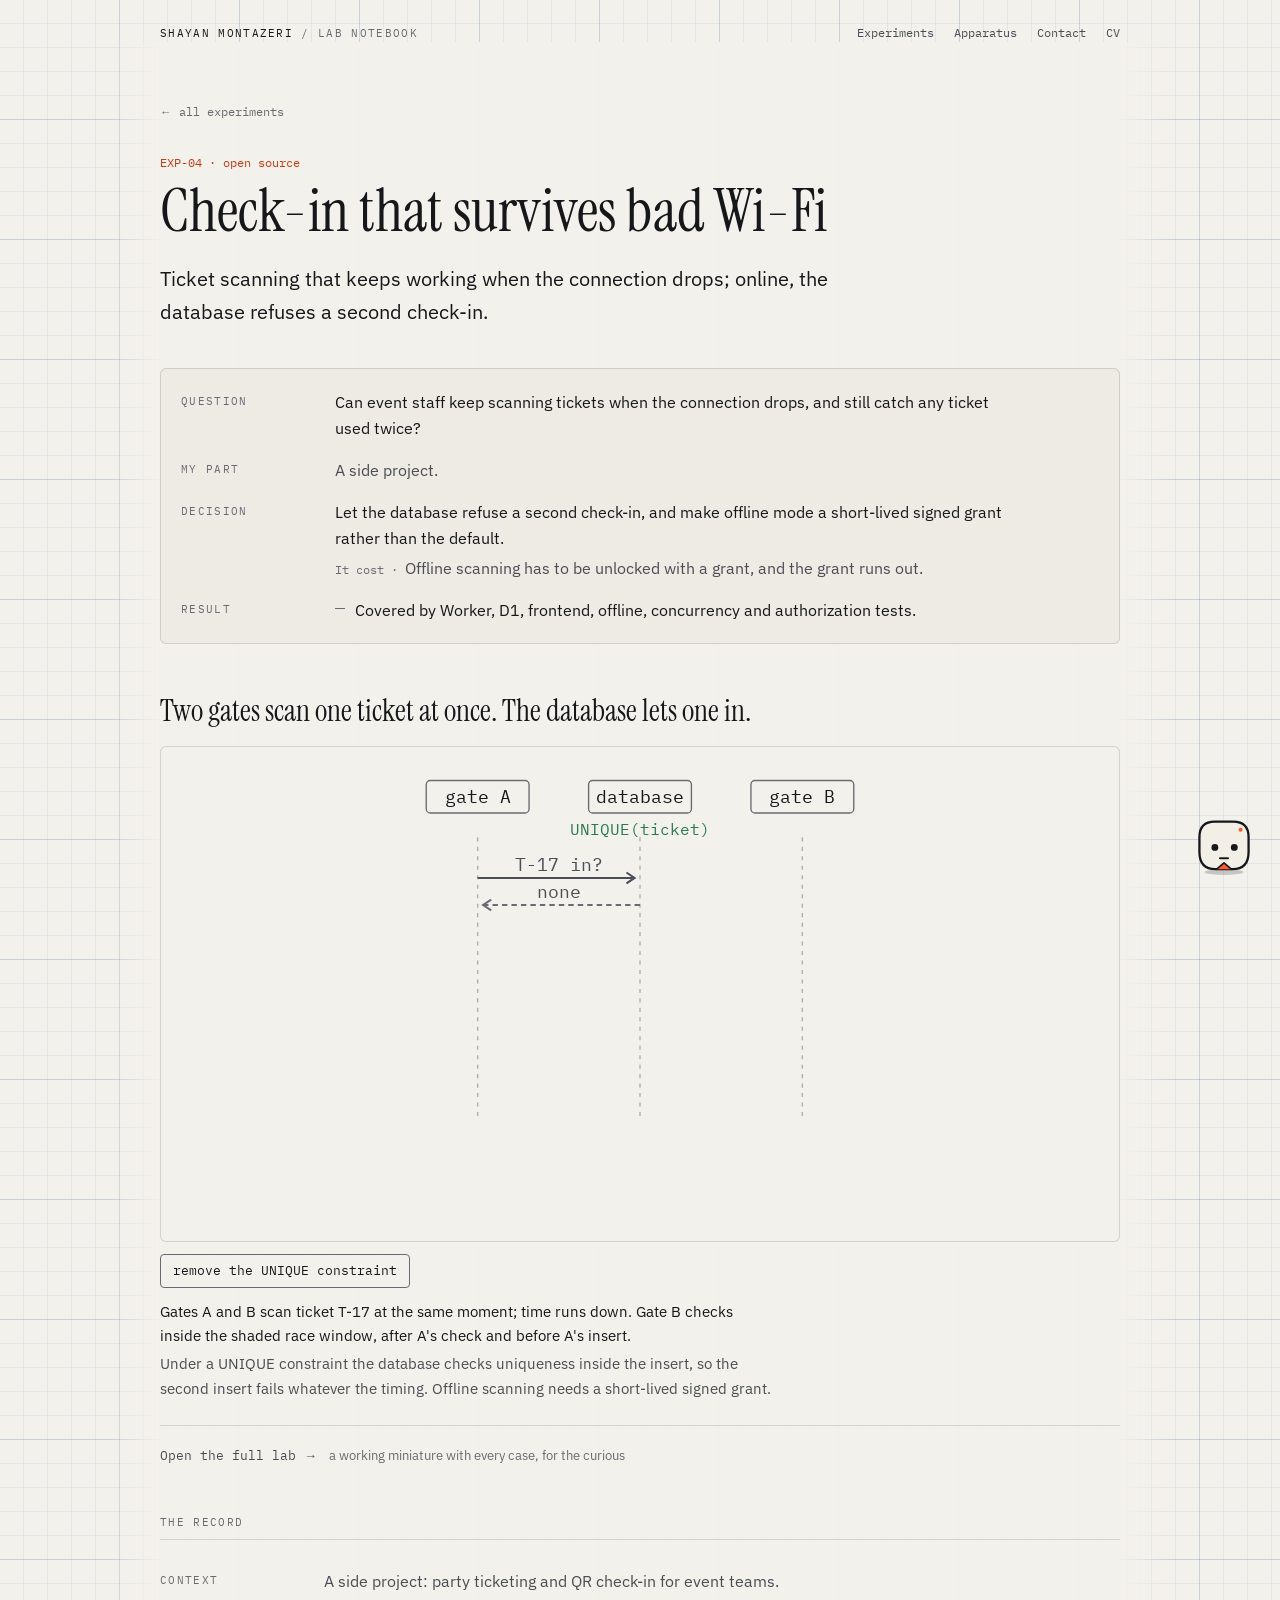
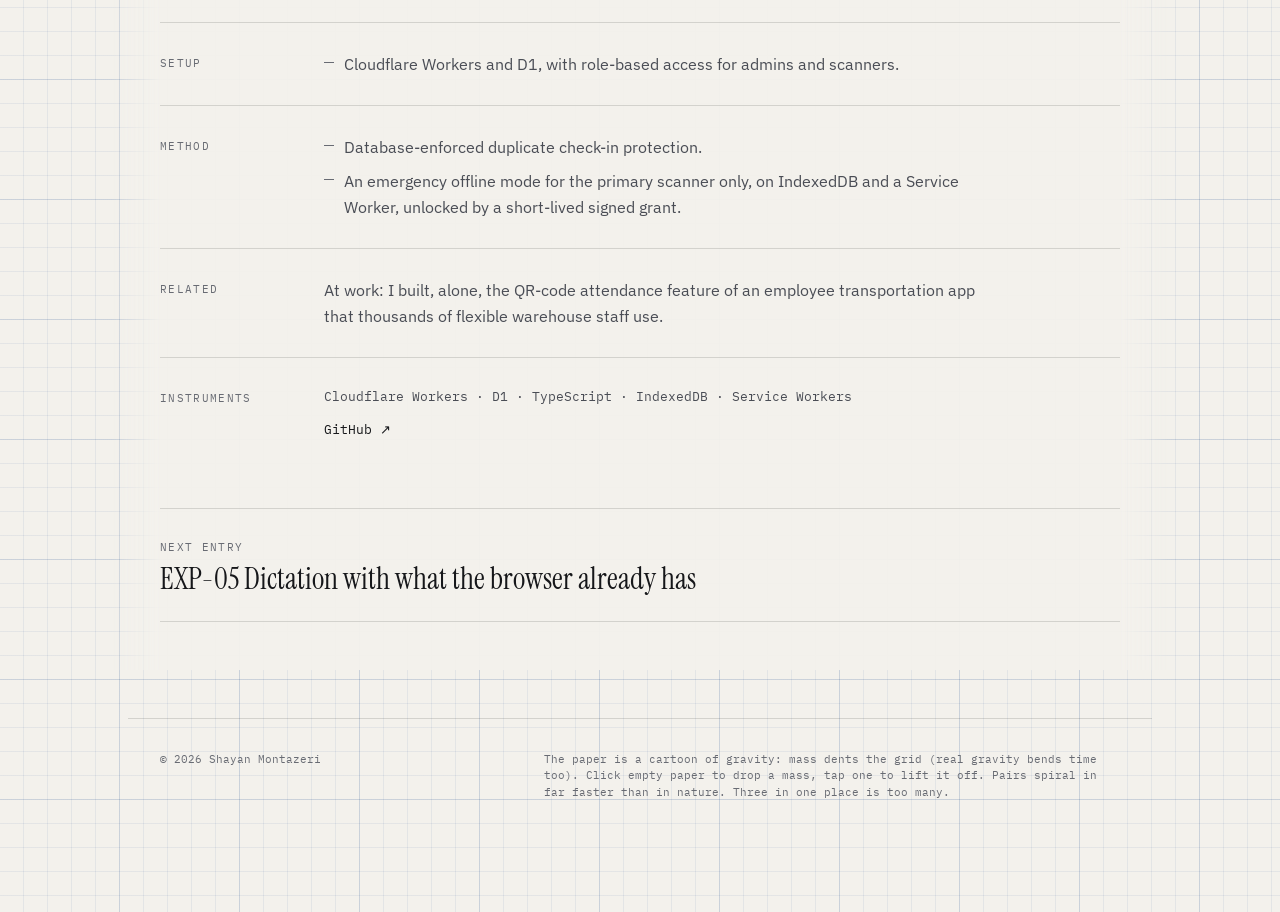
<file: experiments/offline-check-in/index.html>
<!DOCTYPE html><html lang="en" class="sans_8cfd366e-module__dZOgLq__variable mono_6d2b035-module__jGFyya__variable display_9079dc59-module__O7WTVq__variable"><head><meta charSet="utf-8"/><meta name="viewport" content="width=device-width, initial-scale=1"/><link rel="preload" href="/_next/static/media/ibm_plex_mono_latin_400_normal.p.15bn-bt6r468-.woff2" as="font" crossorigin="" type="font/woff2"/><link rel="preload" href="/_next/static/media/ibm_plex_sans_latin_400_normal-s.p.0l-vv37ssd90w.woff2" as="font" crossorigin="" type="font/woff2"/><link rel="preload" href="/_next/static/media/ibm_plex_sans_latin_700_normal-s.p.0~z9rsupns3rv.woff2" as="font" crossorigin="" type="font/woff2"/><link rel="preload" href="/_next/static/media/instrument_serif_latin_400_normal-s.p.16egmc1t~e81l.woff2" as="font" crossorigin="" type="font/woff2"/><link rel="stylesheet" href="/_next/static/chunks/0a2r5zpljf6ub.css" data-precedence="next"/><link rel="preload" as="script" fetchPriority="low" href="/_next/static/chunks/07iwn3dl.fn-..js"/><script src="/_next/static/chunks/07uz2g0_38qia.js" async=""></script><script src="/_next/static/chunks/08dypk6wl8mhd.js" async=""></script><script src="/_next/static/chunks/07lhk_q6pmm3r.js" async=""></script><script src="/_next/static/chunks/turbopack-0zt7ewqba6dx..js" async=""></script><script src="/_next/static/chunks/0ei3w8_l5bdvl.js" async=""></script><script src="/_next/static/chunks/0d3shmwh5_nmn.js" async=""></script><script src="/_next/static/chunks/0i5a3ouo_kt2o.js" async=""></script><script src="/_next/static/chunks/0neayrtyud5kv.js" async=""></script><link rel="preload" href="/_next/static/chunks/0-zfs3hi5x6-t.js" as="script" fetchPriority="low"/><meta name="next-size-adjust" content=""/><meta name="theme-color" content="#f3f1ec" media="(prefers-color-scheme: light)"/><meta name="theme-color" content="#0d0e10" media="(prefers-color-scheme: dark)"/><title>EXP-04 Check-in that survives bad Wi-Fi — Shayan Montazeri</title><meta name="description" content="Can event staff keep scanning tickets when the connection drops, and still catch any ticket used twice?"/><link rel="author" href="/humans.txt"/><meta name="author" content="Shayan Montazeri"/><link rel="canonical" href="https://shayan-m81.github.io/experiments/offline-check-in/"/><meta property="og:title" content="EXP-04 Check-in that survives bad Wi-Fi"/><meta property="og:description" content="Ticket scanning that keeps working when the connection drops; online, the database refuses a second check-in."/><meta property="og:url" content="https://shayan-m81.github.io/experiments/offline-check-in/"/><meta property="og:image" content="https://shayan-m81.github.io/og.png"/><meta property="og:image:width" content="1200"/><meta property="og:image:height" content="630"/><meta property="og:image:alt" content="Check-in that survives bad Wi-Fi"/><meta property="og:type" content="article"/><meta name="twitter:card" content="summary_large_image"/><meta name="twitter:title" content="EXP-04 Check-in that survives bad Wi-Fi"/><meta name="twitter:description" content="Ticket scanning that keeps working when the connection drops; online, the database refuses a second check-in."/><meta name="twitter:image" content="https://shayan-m81.github.io/og.png"/><link rel="icon" href="/icon.svg?icon.17_fh_a4utl~5.svg" sizes="any" type="image/svg+xml"/><script src="/_next/static/chunks/03~yq9q893hmn.js" noModule=""></script></head><body><div hidden=""><!--$--><!--/$--></div><div class="intro " role="status" aria-label="Opening the lab notebook"><div class="intro-card"><svg viewBox="0 0 56 56" width="64" height="64" aria-hidden="true" class="intro-face"><ellipse cx="28" cy="52.5" rx="17" ry="2.6" fill="#000" opacity="0.18"/><path d="M20 8.5 H36 C45 8.5 49.5 13 49.5 22 V35 C49.5 45 45 50 35.5 50 H20.5 C11 50 6.5 45 6.5 35 V22 C6.5 13 11 8.5 20 8.5 Z" fill="#f4efe6" stroke="#16171a" stroke-width="2"/><path d="M21.5 50 L28 44.5 L34.5 50" fill="#ff5a2a" stroke="#16171a" stroke-width="1.4" stroke-linejoin="round"/><circle cx="42.5" cy="15.5" r="1.8" fill="#ff5a2a"/><ellipse cx="20" cy="31" rx="3" ry="3" fill="#16171a"/><ellipse cx="37" cy="31" rx="3" ry="3" fill="#16171a"/><path d="M24.5 40.5 L31.5 40.5" stroke="#16171a" stroke-width="1.7" stroke-linecap="round" fill="none"/></svg><p class="intro-label">Lab notebook · No. 1</p><p class="intro-name">Shayan Montazeri</p><ul class="intro-steps" aria-hidden="true"><li><span class="intro-mark">·</span>calibrating gravity</li><li><span class="intro-mark">·</span>building the name from particles</li><li><span class="intro-mark">·</span>waking the resident</li></ul><span class="intro-bar" aria-hidden="true"><span style="transform:scaleX(0.080)"></span></span></div></div><canvas aria-hidden="true" data-spacetime="true" class="pointer-events-none fixed inset-0 -z-10 h-lvh w-screen"></canvas><div aria-hidden="true" class="pointer-events-none fixed bottom-[84px] right-4 z-40 w-[136px] rounded-sm border border-rule bg-paper px-2 py-1.5 opacity-0 transition-opacity duration-500 has-[canvas[data-on=true]]:opacity-100 sm:bottom-[104px] sm:right-6"><span class="block font-mono text-[10px] tracking-wider text-ink-3">strain h(t)</span><canvas class="mt-1 block h-9 w-full"></canvas></div><a href="#main" class="skip-link">Skip to content</a><header class="mx-auto flex max-w-5xl flex-col gap-2 px-5 pt-6 sm:flex-row sm:items-center sm:justify-between sm:gap-6 sm:px-8"><a class="label !text-ink no-underline" href="/">Shayan Montazeri<!-- --> <span class="text-ink-3">/ lab notebook</span></a><nav class="flex gap-4 whitespace-nowrap font-mono text-[11px] text-ink-2 sm:gap-5 sm:text-[12px]"><a class="tap-area hover:text-ink" href="/#experiments">Experiments</a><a class="tap-area hover:text-ink" href="/#apparatus">Apparatus</a><a class="tap-area hover:text-ink" href="/#contact">Contact</a><a class="tap-area no-underline hover:text-ink" href="/cv/">CV</a><button type="button" class="tap-area text-signal-ink hover:text-ink">Tour</button></nav></header><div data-paper="true" class="overflow-x-clip"><main id="main" class="mx-auto max-w-5xl px-5 sm:px-8"><article class="reading pt-14"><a class="tap-area font-mono text-[12px] text-ink-3 no-underline hover:text-ink" href="/#experiments">← all experiments</a><header class="mt-8" data-tour="case-title"><p class="font-mono text-[12px] text-signal-ink">EXP-04<!-- --> · <!-- -->open source</p><h1 class="mt-2 font-display text-5xl leading-[1.05] sm:text-6xl">Check-in that survives bad Wi-Fi</h1><p class="mt-5 max-w-2xl text-xl leading-relaxed text-ink">Ticket scanning that keeps working when the connection drops; online, the database refuses a second check-in.</p></header><dl class="mt-10 grid gap-x-6 gap-y-4 rounded-md border border-rule bg-paper-2/60 p-5 sm:grid-cols-[130px_1fr]" data-tour="case-glance"><dt class="label pt-1">Question</dt><dd class="max-w-[68ch] text-[16px] leading-relaxed text-ink">Can event staff keep scanning tickets when the connection drops, and still catch any ticket used twice?</dd><dt class="label pt-1">My part</dt><dd class="max-w-[68ch] text-[16px] leading-relaxed text-ink-2">A side project.</dd><dt class="label pt-1">Decision</dt><dd class="max-w-[68ch] text-[16px] leading-relaxed text-ink" data-tour="case-decision">Let the database refuse a second check-in, and make offline mode a short-lived signed grant rather than the default.<span class="mt-1 block text-ink-2"><span class="font-mono text-[12px] text-ink-3">It cost · </span>Offline scanning has to be unlocked with a grant, and the grant runs out.</span></dd><dt class="label pt-1">Result</dt><dd class="max-w-[68ch] text-[16px] leading-relaxed text-ink"><ul class="space-y-2"><li class="relative pl-5 before:absolute before:left-0 before:top-[0.7em] before:h-px before:w-2.5 before:bg-ink-3">Covered by Worker, D1, frontend, offline, concurrency and authorization tests.</li></ul></dd></dl><div data-tour="case-env"><section aria-label="The point, at a glance" class="mt-12"><figure class="case-figure" aria-label="A race between two ticket gates, drawn as a timeline, with and without a UNIQUE constraint in the database." data-tour="case-figure"><p class="font-display text-[26px] leading-tight text-ink sm:text-[30px]">Two gates scan one ticket at once. The database lets one in.</p><div class="mt-4 overflow-hidden rounded-md border border-rule bg-paper p-3 sm:p-5"><div><svg viewBox="0 0 340 336" class="mx-auto block h-auto w-full max-w-[460px]" role="img" aria-label="With a UNIQUE constraint on the ticket: gates A and B both check T-17, both see none, both insert; the database accepts A&#x27;s insert and refuses B&#x27;s. 1 person in; gate B shows already checked in."><g><rect x="6" y="96" width="328" height="88" rx="3" fill="var(--signal)" fill-opacity="0.08"></rect><text x="110" y="138" text-anchor="middle" class="font-mono" font-size="14" fill="var(--signal-ink)">race window</text></g><g><line x1="50" x2="50" y1="52" y2="262" stroke="var(--ink-3)" stroke-opacity="0.5" stroke-dasharray="3 4"></line><rect x="12" y="10" width="76" height="24" rx="3" fill="var(--paper)" stroke="var(--ink-3)"></rect><text x="50" y="26.5" text-anchor="middle" class="font-mono" font-size="13" fill="var(--ink)">gate A</text></g><g><line x1="170" x2="170" y1="52" y2="262" stroke="var(--ink-3)" stroke-opacity="0.5" stroke-dasharray="3 4"></line><rect x="132" y="10" width="76" height="24" rx="3" fill="var(--paper)" stroke="var(--ink-3)"></rect><text x="170" y="26.5" text-anchor="middle" class="font-mono" font-size="13" fill="var(--ink)">database</text></g><g><line x1="290" x2="290" y1="52" y2="262" stroke="var(--ink-3)" stroke-opacity="0.5" stroke-dasharray="3 4"></line><rect x="252" y="10" width="76" height="24" rx="3" fill="var(--paper)" stroke="var(--ink-3)"></rect><text x="290" y="26.5" text-anchor="middle" class="font-mono" font-size="13" fill="var(--ink)">gate B</text></g><text x="170" y="50" text-anchor="middle" class="font-mono" font-size="12" fill="var(--ok)">UNIQUE(ticket)</text><g><g><line x1="50" x2="166" y1="82" y2="82" stroke="var(--ink-2)" stroke-width="1.5"></line><path d="M160,78 L166,82 L160,86" fill="none" stroke="var(--ink-2)" stroke-width="1.5"></path><text x="110" y="77" text-anchor="middle" class="font-mono" font-size="13" fill="var(--ink-2)">T-17 in?</text></g><g><line x1="170" x2="54" y1="102" y2="102" stroke="var(--ink-3)" stroke-width="1.5" stroke-dasharray="4 3"></line><path d="M60,98 L54,102 L60,106" fill="none" stroke="var(--ink-3)" stroke-width="1.5"></path><text x="110" y="97" text-anchor="middle" class="font-mono" font-size="13" fill="var(--ink-2)">none</text></g></g><g><g><line x1="290" x2="174" y1="130" y2="130" stroke="var(--ink-2)" stroke-width="1.5"></line><path d="M180,126 L174,130 L180,134" fill="none" stroke="var(--ink-2)" stroke-width="1.5"></path><text x="230" y="125" text-anchor="middle" class="font-mono" font-size="13" fill="var(--ink-2)">T-17 in?</text></g><g><line x1="170" x2="286" y1="150" y2="150" stroke="var(--ink-3)" stroke-width="1.5" stroke-dasharray="4 3"></line><path d="M280,146 L286,150 L280,154" fill="none" stroke="var(--ink-3)" stroke-width="1.5"></path><text x="230" y="145" text-anchor="middle" class="font-mono" font-size="13" fill="var(--ink-2)">none</text></g></g><g><g><line x1="50" x2="166" y1="178" y2="178" stroke="var(--ink-2)" stroke-width="1.5"></line><path d="M160,174 L166,178 L160,182" fill="none" stroke="var(--ink-2)" stroke-width="1.5"></path><text x="110" y="173" text-anchor="middle" class="font-mono" font-size="13" fill="var(--ink-2)">insert</text></g><g><line x1="170" x2="54" y1="198" y2="198" stroke="var(--ink-3)" stroke-width="1.5" stroke-dasharray="4 3"></line><path d="M60,194 L54,198 L60,202" fill="none" stroke="var(--ink-3)" stroke-width="1.5"></path><text x="110" y="193" text-anchor="middle" class="font-mono" font-size="13" fill="var(--ink-2)">ok</text></g></g><g><g><line x1="290" x2="174" y1="226" y2="226" stroke="var(--ink-2)" stroke-width="1.5"></line><path d="M180,222 L174,226 L180,230" fill="none" stroke="var(--ink-2)" stroke-width="1.5"></path><text x="230" y="221" text-anchor="middle" class="font-mono" font-size="13" fill="var(--ink-2)">insert</text></g><g><line x1="170" x2="286" y1="246" y2="246" stroke="var(--ok)" stroke-width="1.5" stroke-dasharray="4 3"></line><path d="M280,242 L286,246 L280,250" fill="none" stroke="var(--ok)" stroke-width="1.5"></path><text x="230" y="241" text-anchor="middle" class="font-mono" font-size="13" fill="var(--ok)">refused</text></g><rect x="166" y="218" width="8" height="16" rx="1" fill="var(--ok)"></rect></g><g class="font-sans" font-size="14"><text x="50" y="286" text-anchor="middle" fill="var(--ink)">admitted</text><text x="334" y="286" text-anchor="end" fill="var(--ok)">already checked in</text></g><g><line x1="6" x2="334" y1="300" y2="300" stroke="var(--rule)"></line><text x="8" y="326" class="font-sans" font-size="26" font-weight="700" fill="var(--ok)">1</text><text x="30" y="324" class="font-sans" font-size="15" fill="var(--ink)">person in on ticket T-17</text></g></svg></div></div><div class="mt-3 flex flex-wrap items-center gap-3" data-tour="case-control"><button type="button" class="inline-flex items-center gap-2 rounded-sm border border-ink-3 bg-paper px-3 py-1.5 font-mono text-[13px] text-ink hover:border-signal hover:text-signal-ink">remove the UNIQUE constraint</button><span class="sr-only" aria-live="polite">With UNIQUE: 1 person in.</span></div><figcaption class="mt-3 max-w-[68ch] space-y-1 text-[15px] leading-relaxed"><span class="block text-ink">Gates A and B scan ticket T-17 at the same moment; time runs down. Gate B checks inside the shaded race window, after A&#x27;s check and before A&#x27;s insert.</span><span class="block text-ink-2">Under a UNIQUE constraint the database checks uniqueness inside the insert, so the second insert fails whatever the timing. Offline scanning needs a short-lived signed grant.</span></figcaption></figure><div class="mt-6 border-t border-rule pt-4"><button type="button" data-tour="case-lab" aria-expanded="false" class="tap-area font-mono text-[13px] text-ink-2 underline decoration-rule underline-offset-4 hover:text-ink"><span class="inline-grid"><span aria-hidden="true" class="invisible [grid-area:1/1]">Open the full lab →</span><span class="[grid-area:1/1]">Open the full lab →</span></span></button><span class="ml-3 text-[13px] text-ink-3">a working miniature with every case, for the curious</span></div></section></div><div class="mt-12" data-tour="case-record"><p class="label mb-2">The record</p><section class="grid gap-3 border-t border-rule py-7 sm:grid-cols-[140px_1fr] sm:gap-6"><h2 class="label pt-1">Context</h2><div class="max-w-[68ch] text-[16px] leading-relaxed text-ink-2">A side project: party ticketing and QR check-in for event teams.</div></section><section class="grid gap-3 border-t border-rule py-7 sm:grid-cols-[140px_1fr] sm:gap-6"><h2 class="label pt-1">Setup</h2><div class="max-w-[68ch] text-[16px] leading-relaxed text-ink-2"><ul class="space-y-2"><li class="relative pl-5 before:absolute before:left-0 before:top-[0.7em] before:h-px before:w-2.5 before:bg-ink-3">Cloudflare Workers and D1, with role-based access for admins and scanners.</li></ul></div></section><section class="grid gap-3 border-t border-rule py-7 sm:grid-cols-[140px_1fr] sm:gap-6"><h2 class="label pt-1">Method</h2><div class="max-w-[68ch] text-[16px] leading-relaxed text-ink-2"><ul class="space-y-2"><li class="relative pl-5 before:absolute before:left-0 before:top-[0.7em] before:h-px before:w-2.5 before:bg-ink-3">Database-enforced duplicate check-in protection.</li><li class="relative pl-5 before:absolute before:left-0 before:top-[0.7em] before:h-px before:w-2.5 before:bg-ink-3">An emergency offline mode for the primary scanner only, on IndexedDB and a Service Worker, unlocked by a short-lived signed grant.</li></ul></div></section><section class="grid gap-3 border-t border-rule py-7 sm:grid-cols-[140px_1fr] sm:gap-6"><h2 class="label pt-1">Related</h2><div class="max-w-[68ch] text-[16px] leading-relaxed text-ink-2">At work: I built, alone, the QR-code attendance feature of an employee transportation app that thousands of flexible warehouse staff use.</div></section><section class="grid gap-3 border-t border-rule py-7 sm:grid-cols-[140px_1fr] sm:gap-6"><h2 class="label pt-1">Instruments</h2><div class="max-w-[68ch] text-[16px] leading-relaxed text-ink-2"><p class="font-mono text-[13px]">Cloudflare Workers · D1 · TypeScript · IndexedDB · Service Workers</p><p class="mt-3 flex gap-4 font-mono text-[13px]"><a href="https://github.com/shayan-m81/event-qr-checkin" target="_blank" rel="noopener noreferrer" class="tap-area text-ink">GitHub<!-- --> ↗</a></p></div></section></div><a class="mt-10 block border-y border-rule py-6 no-underline transition-colors hover:bg-paper-2" href="/experiments/persian-dictation/"><span class="label">Next entry</span><span class="mt-1 block font-display text-3xl text-ink">EXP-05<!-- --> <!-- -->Dictation with what the browser already has</span></a></article><!--$--><!--/$--></main></div><footer class="mx-auto mt-24 flex max-w-5xl flex-wrap justify-between gap-2 border-t border-rule px-5 pt-8 pb-24 font-mono text-[11px] text-ink-3 sm:px-8 sm:pb-28"><span>© <!-- -->2026<!-- --> <!-- -->Shayan Montazeri</span><span class="max-w-xl">The paper is a cartoon of gravity: mass dents the grid (real gravity bends time too). <span class="pointer-coarse:hidden">Click</span><span class="hidden pointer-coarse:inline">Tap</span> empty paper to drop a mass, tap one to lift it off. Pairs spiral in far faster than in nature. Three in one place is too many.</span></footer><div class="resident-dock fixed bottom-4 right-4 z-40 flex max-w-[calc(100vw-2rem)] items-end gap-2 sm:bottom-6 sm:right-6 sm:max-w-[calc(100vw-3rem)]"><div aria-live="polite" class="pointer-events-none min-w-0 max-w-[288px]"></div><div class="relative shrink-0"><span role="tooltip" id="resident-tip" class="resident-bubble resident-tip absolute bottom-full right-0 mb-2 w-[248px]"><span class="mb-1.5 block min-h-[1.375em] text-[14px] leading-snug text-ink"></span><svg viewBox="0 0 100 60" aria-hidden="true" class="mb-1 h-9 w-full text-ink"><path d="M 15.36 34.00 A 40 40 0 0 1 84.64 34.00" fill="none" stroke="var(--rule)" stroke-width="1.5"></path><path d="M 33.73 17.46 A 40 40 0 0 1 43.33 14.56" fill="none" stroke="var(--ink-3)" stroke-width="4"></path><path d="M 76.77 24.27 A 40 40 0 0 1 84.64 34.00" fill="none" stroke="var(--signal)" stroke-width="4"></path><path d="M 13.63 33.00 L 10.16 31.00" stroke="var(--ink-3)" stroke-width="1"></path><path d="M 29.00 17.63 L 27.00 14.16" stroke="var(--ink-3)" stroke-width="1"></path><path d="M 50.00 12.00 L 50.00 8.00" stroke="var(--ink-3)" stroke-width="1"></path><path d="M 71.00 17.63 L 73.00 14.16" stroke="var(--ink-3)" stroke-width="1"></path><path d="M 86.37 33.00 L 89.84 31.00" stroke="var(--ink-3)" stroke-width="1"></path><line x1="50" y1="54" x2="50" y2="18" stroke="currentColor" stroke-width="1.5" stroke-linecap="round" transform="rotate(-16.800000000000004 50 54)"></line><circle cx="50" cy="54" r="2.5" fill="currentColor"></circle></svg><span class="block font-mono text-[11px] text-ink-2">Excitement level: within normal range. Found 0 of 13.</span></span><button type="button" popoverTarget="lab-menu" aria-label="The resident: open the lab menu" aria-describedby="resident-tip" class="resident-button block rounded-2xl transition duration-200 hover:-translate-y-0.5 "><span class="block "><svg viewBox="0 0 56 56" aria-hidden="true" class="resident-breathe h-14 w-14 sm:h-16 sm:w-16"><ellipse cx="28" cy="52.5" rx="17" ry="2.6" fill="#000" opacity="0.18"/><path d="M20 8.5 H36 C45 8.5 49.5 13 49.5 22 V35 C49.5 45 45 50 35.5 50 H20.5 C11 50 6.5 45 6.5 35 V22 C6.5 13 11 8.5 20 8.5 Z" fill="#f4efe6" stroke="#16171a" stroke-width="2"/><path d="M21.5 50 L28 44.5 L34.5 50" fill="#ff5a2a" stroke="#16171a" stroke-width="1.4" stroke-linejoin="round"/><circle cx="42.5" cy="15.5" r="1.8" fill="#ff5a2a"/><ellipse cx="20" cy="31" rx="3" ry="3" fill="#16171a"/><ellipse cx="37" cy="31" rx="3" ry="3" fill="#16171a"/><path d="M24.5 40.5 L31.5 40.5" stroke="#16171a" stroke-width="1.7" stroke-linecap="round" fill="none"/></svg></span></button><div id="lab-menu" popover="auto" role="dialog" aria-labelledby="lab-menu-title" class="lab-menu"><div class="lab-menu-scroll"><div class="flex items-start gap-3 p-3"><button type="button" aria-label="Poke the resident" class="resident-button shrink-0 rounded-xl"><span class="block "><svg viewBox="0 0 56 56" aria-hidden="true" class="h-14 w-14"><ellipse cx="28" cy="52.5" rx="17" ry="2.6" fill="#000" opacity="0.18"/><path d="M20 8.5 H36 C45 8.5 49.5 13 49.5 22 V35 C49.5 45 45 50 35.5 50 H20.5 C11 50 6.5 45 6.5 35 V22 C6.5 13 11 8.5 20 8.5 Z" fill="#f4efe6" stroke="#16171a" stroke-width="2"/><path d="M21.5 50 L28 44.5 L34.5 50" fill="#ff5a2a" stroke="#16171a" stroke-width="1.4" stroke-linejoin="round"/><circle cx="42.5" cy="15.5" r="1.8" fill="#ff5a2a"/><ellipse cx="20" cy="31" rx="3" ry="3" fill="#16171a"/><ellipse cx="37" cy="31" rx="3" ry="3" fill="#16171a"/><path d="M24.5 40.5 L31.5 40.5" stroke="#16171a" stroke-width="1.7" stroke-linecap="round" fill="none"/></svg></span></button><div class="min-w-0 flex-1"><p id="lab-menu-title" class="label">The resident · lab assistant</p><p class="mt-1 text-[14px] leading-snug text-ink"></p><p class="mt-1 font-mono text-[11px] text-ink-2">Excitement level: within normal range. Found 0 of 13.</p></div></div><div class="border-t border-rule px-2 pb-2 pt-2.5"><p class="label px-2 pb-1.5">Try something</p><div class="grid gap-0.5"><button type="button" class="lab-play"><span class="lab-play-icon"><svg viewBox="0 0 20 20" width="20" height="20" aria-hidden="true" fill="none" stroke="currentColor" stroke-width="1.5" stroke-linecap="round" stroke-linejoin="round"><ellipse cx="10" cy="11" rx="8" ry="2.6"></ellipse><path d="M4.6 9.4a5.6 5.4 0 0 1 10.8 0"></path><circle cx="10" cy="11" r="3.4" fill="currentColor" stroke="none"></circle></svg></span><span class="min-w-0"><span class="lab-play-title">Make a black hole</span><span class="lab-play-note">The page falls in. He copes.</span></span><span aria-hidden="true" class="lab-play-go">→</span></button></div></div><div class="grid grid-cols-3 gap-1.5 border-t border-rule p-2.5 font-mono text-[11px]"><button type="button" class="lab-tool"><svg viewBox="0 0 20 20" width="18" height="18" aria-hidden="true" fill="none" stroke="currentColor" stroke-width="1.5" stroke-linecap="round" stroke-linejoin="round"><path d="M5.5 2.5h6.5l3 3v12h-9.5z"></path><path d="M8 8.5h5M8 11.5h5M8 14.5h3"></path></svg><span>visit report</span></button><button type="button" class="lab-tool"><svg viewBox="0 0 20 20" width="18" height="18" aria-hidden="true" fill="none" stroke="currentColor" stroke-width="1.5" stroke-linecap="round" stroke-linejoin="round"><path d="M15.6 12.2a6 6 0 1 1-1.4-6.4"></path><path d="M15 2.8v3.6h-3.6"></path></svg><span>reset lab</span></button><button type="button" class="lab-tool" aria-pressed="true"><svg viewBox="0 0 20 20" width="18" height="18" aria-hidden="true" fill="none" stroke="currentColor" stroke-width="1.5" stroke-linecap="round" stroke-linejoin="round"><path d="M3.5 4.5h13v9h-7l-3.5 3v-3h-2.5z"></path></svg><span>hints on</span></button></div><p class="keyboard-only border-t border-rule px-3 py-2 font-mono text-[11px] text-ink-2">Type <kbd>hire</kbd>, <kbd>cv</kbd> or <kbd>email</kbd> anywhere: I fetch the paperwork.</p><details class="border-t border-rule"><summary class="cursor-pointer px-3 py-2.5 font-mono text-[11px] text-ink-2 hover:text-ink">lab log · <!-- -->0<!-- --> <!-- -->entries<!-- --> · <!-- -->found 0 of 13.</summary><ol role="log" aria-label="Lab log" class="space-y-1.5 px-3 pb-3 font-mono text-[11px] leading-relaxed"></ol><div class="space-y-2 border-t border-rule p-3 font-mono text-[10px] leading-relaxed text-ink-3"><p>Found 0 of 13.<!-- --> <!-- -->The rest: no spoilers. The tour knows where they are.</p><p>May I remember you next time? Only in this browser; nothing is sent anywhere.<!-- --> <button type="button" class="underline decoration-rule underline-offset-4 hover:text-ink">yes</button> <button type="button" class="underline decoration-rule underline-offset-4 hover:text-ink">no</button></p></div></details></div></div></div></div><script src="/_next/static/chunks/07iwn3dl.fn-..js" id="_R_" async=""></script><script>(self.__next_f=self.__next_f||[]).push([0])</script><script>self.__next_f.push([1,"1:\"$Sreact.fragment\"\n2:I[77087,[\"/_next/static/chunks/0ei3w8_l5bdvl.js\",\"/_next/static/chunks/0d3shmwh5_nmn.js\",\"/_next/static/chunks/0i5a3ouo_kt2o.js\"],\"Intro\"]\n3:I[92927,[\"/_next/static/chunks/0ei3w8_l5bdvl.js\",\"/_next/static/chunks/0d3shmwh5_nmn.js\",\"/_next/static/chunks/0i5a3ouo_kt2o.js\"],\"Spacetime\"]\n4:I[22016,[\"/_next/static/chunks/0ei3w8_l5bdvl.js\",\"/_next/static/chunks/0d3shmwh5_nmn.js\",\"/_next/static/chunks/0i5a3ouo_kt2o.js\",\"/_next/static/chunks/0neayrtyud5kv.js\"],\"\"]\n5:I[73438,[\"/_next/static/chunks/0ei3w8_l5bdvl.js\",\"/_next/static/chunks/0d3shmwh5_nmn.js\",\"/_next/static/chunks/0i5a3ouo_kt2o.js\"],\"Greeting\"]\n6:I[65828,[\"/_next/static/chunks/0ei3w8_l5bdvl.js\",\"/_next/static/chunks/0d3shmwh5_nmn.js\",\"/_next/static/chunks/0i5a3ouo_kt2o.js\"],\"SectionLink\"]\n7:I[18992,[\"/_next/static/chunks/0ei3w8_l5bdvl.js\",\"/_next/static/chunks/0d3shmwh5_nmn.js\",\"/_next/static/chunks/0i5a3ouo_kt2o.js\"],\"TourButton\"]\n8:I[39756,[\"/_next/static/chunks/0ei3w8_l5bdvl.js\",\"/_next/static/chunks/0d3shmwh5_nmn.js\",\"/_next/static/chunks/0i5a3ouo_kt2o.js\"],\"default\"]\n9:I[37457,[\"/_next/static/chunks/0ei3w8_l5bdvl.js\",\"/_next/static/chunks/0d3shmwh5_nmn.js\",\"/_next/static/chunks/0i5a3ouo_kt2o.js\"],\"default\"]\na:I[56280,[\"/_next/static/chunks/0ei3w8_l5bdvl.js\",\"/_next/static/chunks/0d3shmwh5_nmn.js\",\"/_next/static/chunks/0i5a3ouo_kt2o.js\"],\"Resident\"]\nc:I[97367,[\"/_next/static/chunks/0ei3w8_l5bdvl.js\",\"/_next/static/chunks/0d3shmwh5_nmn.js\",\"/_next/static/chunks/0i5a3ouo_kt2o.js\"],\"OutletBoundary\"]\nd:\"$Sreact.suspense\"\n10:I[97367,[\"/_next/static/chunks/0ei3w8_l5bdvl.js\",\"/_next/static/chunks/0d3shmwh5_nmn.js\",\"/_next/static/chunks/0i5a3ouo_kt2o.js\"],\"ViewportBoundary\"]\n12:I[97367,[\"/_next/static/chunks/0ei3w8_l5bdvl.js\",\"/_next/static/chunks/0d3shmwh5_nmn.js\",\"/_next/static/chunks/0i5a3ouo_kt2o.js\"],\"MetadataBoundary\"]\n14:I[68027,[\"/_next/static/chunks/0ei3w8_l5bdvl.js\",\"/_next/static/chunks/0d3shmwh5_nmn.js\",\"/_next/static/chunks/0i5a3ouo_kt2o.js\"],\"default\",1]\n:HL[\"/_next/static/chunks/0a2r5zpljf6ub.css\",\"style\"]\n:HL[\"/_next/static/media/ibm_plex_mono_latin_400_normal.p.15bn-bt6r468-.woff2\",\"font\",{\"crossOrigin\":\"\",\"type\":\"font/woff2\"}]\n:HL[\"/_next/static/media/ibm_plex_sans_latin_400_normal-s.p.0l-vv37ssd90w.woff2\",\"font\",{\"crossOrigin\":\"\",\"type\":\"font/woff2\"}]\n:HL[\"/_next/static/media/ibm_plex_sans_latin_700_normal-s.p.0~z9rsupns3rv.woff2\",\"font\",{\"crossOrigin\":\"\",\"type\":\"font/woff2\"}]\n:HL[\"/_next/static/media/instrument_serif_latin_400_normal-s.p.16egmc1t~e81l.woff2\",\"font\",{\"crossOrigin\":\"\",\"type\":\"font/woff2\"}]\n"])</script><script>self.__next_f.push([1,"0:{\"P\":null,\"c\":[\"\",\"experiments\",\"offline-check-in\",\"\"],\"q\":\"\",\"i\":false,\"f\":[[[\"\",{\"children\":[\"experiments\",{\"children\":[[\"slug\",\"offline-check-in\",\"d\",null],{\"children\":[\"__PAGE__\",{}]}]}]},\"$undefined\",\"$undefined\",16],[[\"$\",\"$1\",\"c\",{\"children\":[[[\"$\",\"link\",\"0\",{\"rel\":\"stylesheet\",\"href\":\"/_next/static/chunks/0a2r5zpljf6ub.css\",\"precedence\":\"next\",\"crossOrigin\":\"$undefined\",\"nonce\":\"$undefined\"}],[\"$\",\"script\",\"script-0\",{\"src\":\"/_next/static/chunks/0ei3w8_l5bdvl.js\",\"async\":true,\"nonce\":\"$undefined\"}],[\"$\",\"script\",\"script-1\",{\"src\":\"/_next/static/chunks/0d3shmwh5_nmn.js\",\"async\":true,\"nonce\":\"$undefined\"}],[\"$\",\"script\",\"script-2\",{\"src\":\"/_next/static/chunks/0i5a3ouo_kt2o.js\",\"async\":true,\"nonce\":\"$undefined\"}]],[\"$\",\"html\",null,{\"lang\":\"en\",\"className\":\"sans_8cfd366e-module__dZOgLq__variable mono_6d2b035-module__jGFyya__variable display_9079dc59-module__O7WTVq__variable\",\"children\":[\"$\",\"body\",null,{\"children\":[[\"$\",\"$L2\",null,{}],[\"$\",\"$L3\",null,{}],[\"$\",\"a\",null,{\"href\":\"#main\",\"className\":\"skip-link\",\"children\":\"Skip to content\"}],[\"$\",\"header\",null,{\"className\":\"mx-auto flex max-w-5xl flex-col gap-2 px-5 pt-6 sm:flex-row sm:items-center sm:justify-between sm:gap-6 sm:px-8\",\"children\":[[\"$\",\"$L4\",null,{\"href\":\"/\",\"className\":\"label !text-ink no-underline\",\"children\":[\"Shayan Montazeri\",\" \",[\"$\",\"span\",null,{\"className\":\"text-ink-3\",\"children\":\"/ lab notebook\"}],[\"$\",\"$L5\",null,{}]]}],[\"$\",\"nav\",null,{\"className\":\"flex gap-4 whitespace-nowrap font-mono text-[11px] text-ink-2 sm:gap-5 sm:text-[12px]\",\"children\":[[\"$\",\"$L6\",null,{\"id\":\"experiments\",\"className\":\"tap-area hover:text-ink\",\"children\":\"Experiments\"}],[\"$\",\"$L6\",null,{\"id\":\"apparatus\",\"className\":\"tap-area hover:text-ink\",\"children\":\"Apparatus\"}],[\"$\",\"$L6\",null,{\"id\":\"contact\",\"className\":\"tap-area hover:text-ink\",\"children\":\"Contact\"}],[\"$\",\"$L4\",null,{\"href\":\"/cv\",\"className\":\"tap-area no-underline hover:text-ink\",\"children\":\"CV\"}],[\"$\",\"$L7\",null,{\"className\":\"tap-area text-signal-ink hover:text-ink\"}]]}]]}],[\"$\",\"div\",null,{\"data-paper\":true,\"className\":\"overflow-x-clip\",\"children\":[\"$\",\"main\",null,{\"id\":\"main\",\"className\":\"mx-auto max-w-5xl px-5 sm:px-8\",\"children\":[\"$\",\"$L8\",null,{\"parallelRouterKey\":\"children\",\"error\":\"$undefined\",\"errorStyles\":\"$undefined\",\"errorScripts\":\"$undefined\",\"template\":[\"$\",\"$L9\",null,{}],\"templateStyles\":\"$undefined\",\"templateScripts\":\"$undefined\",\"notFound\":[[\"$\",\"section\",null,{\"className\":\"py-32\",\"children\":[[\"$\",\"p\",null,{\"className\":\"font-mono text-[12px] text-signal-ink\",\"children\":\"EXP-404\"}],[\"$\",\"h1\",null,{\"className\":\"mt-3 font-display text-5xl leading-tight\",\"children\":\"This experiment failed successfully.\"}],[\"$\",\"p\",null,{\"className\":\"mt-4 text-ink-2\",\"children\":\"The page you measured does not exist. The error bars were large.\"}],[\"$\",\"$L4\",null,{\"href\":\"/\",\"className\":\"mt-8 inline-block font-mono text-[13px] text-ink\",\"children\":\"← back to the notebook\"}]]}],[]],\"forbidden\":\"$undefined\",\"unauthorized\":\"$undefined\"}]}]}],[\"$\",\"footer\",null,{\"className\":\"mx-auto mt-24 flex max-w-5xl flex-wrap justify-between gap-2 border-t border-rule px-5 pt-8 pb-24 font-mono text-[11px] text-ink-3 sm:px-8 sm:pb-28\",\"children\":[[\"$\",\"span\",null,{\"children\":[\"© \",2026,\" \",\"Shayan Montazeri\"]}],[\"$\",\"span\",null,{\"className\":\"max-w-xl\",\"children\":[\"The paper is a cartoon of gravity: mass dents the grid (real gravity bends time too). \",[\"$\",\"span\",null,{\"className\":\"pointer-coarse:hidden\",\"children\":\"Click\"}],[\"$\",\"span\",null,{\"className\":\"hidden pointer-coarse:inline\",\"children\":\"Tap\"}],\" empty paper to drop a mass, tap one to lift it off. Pairs spiral in far faster than in nature. Three in one place is too many.\"]}]]}],[\"$\",\"$La\",null,{}]]}]}]]}],{\"children\":[[\"$\",\"$1\",\"c\",{\"children\":[null,[\"$\",\"$L8\",null,{\"parallelRouterKey\":\"children\",\"error\":\"$undefined\",\"errorStyles\":\"$undefined\",\"errorScripts\":\"$undefined\",\"template\":[\"$\",\"$L9\",null,{}],\"templateStyles\":\"$undefined\",\"templateScripts\":\"$undefined\",\"notFound\":\"$undefined\",\"forbidden\":\"$undefined\",\"unauthorized\":\"$undefined\"}]]}],{\"children\":[[\"$\",\"$1\",\"c\",{\"children\":[null,[\"$\",\"$L8\",null,{\"parallelRouterKey\":\"children\",\"error\":\"$undefined\",\"errorStyles\":\"$undefined\",\"errorScripts\":\"$undefined\",\"template\":[\"$\",\"$L9\",null,{}],\"templateStyles\":\"$undefined\",\"templateScripts\":\"$undefined\",\"notFound\":\"$undefined\",\"forbidden\":\"$undefined\",\"unauthorized\":\"$undefined\"}]]}],{\"children\":[[\"$\",\"$1\",\"c\",{\"children\":[\"$Lb\",[[\"$\",\"script\",\"script-0\",{\"src\":\"/_next/static/chunks/0neayrtyud5kv.js\",\"async\":true,\"nonce\":\"$undefined\"}]],[\"$\",\"$Lc\",null,{\"children\":[\"$\",\"$d\",null,{\"name\":\"Next.MetadataOutlet\",\"children\":\"$@e\"}]}]]}],{},null,false,null]},null,false,\"$@f\"]},null,false,\"$@f\"]},null,false,null],[\"$\",\"$1\",\"h\",{\"children\":[null,[\"$\",\"$L10\",null,{\"children\":\"$L11\"}],[\"$\",\"div\",null,{\"hidden\":true,\"children\":[\"$\",\"$L12\",null,{\"children\":[\"$\",\"$d\",null,{\"name\":\"Next.Metadata\",\"children\":\"$L13\"}]}]}],[\"$\",\"meta\",null,{\"name\":\"next-size-adjust\",\"content\":\"\"}]]}],false]],\"m\":\"$undefined\",\"G\":[\"$14\",[[\"$\",\"link\",\"0\",{\"rel\":\"stylesheet\",\"href\":\"/_next/static/chunks/0a2r5zpljf6ub.css\",\"precedence\":\"next\",\"crossOrigin\":\"$undefined\",\"nonce\":\"$undefined\"}]]],\"S\":true,\"h\":null,\"s\":\"$undefined\",\"l\":\"$undefined\",\"p\":\"$undefined\",\"d\":\"$undefined\",\"b\":\"ga9JWJTW15O8RZtgYsZqR\"}\n"])</script><script>self.__next_f.push([1,"15:[]\nf:\"$W15\"\n"])</script><script>self.__next_f.push([1,"16:I[70093,[\"/_next/static/chunks/0ei3w8_l5bdvl.js\",\"/_next/static/chunks/0d3shmwh5_nmn.js\",\"/_next/static/chunks/0i5a3ouo_kt2o.js\",\"/_next/static/chunks/0neayrtyud5kv.js\"],\"CaseBench\"]\n"])</script><script>self.__next_f.push([1,"b:[\"$\",\"article\",null,{\"className\":\"reading pt-14\",\"children\":[[\"$\",\"$L4\",null,{\"href\":\"/#experiments\",\"className\":\"tap-area font-mono text-[12px] text-ink-3 no-underline hover:text-ink\",\"children\":\"← all experiments\"}],[\"$\",\"header\",null,{\"className\":\"mt-8\",\"data-tour\":\"case-title\",\"children\":[[\"$\",\"p\",null,{\"className\":\"font-mono text-[12px] text-signal-ink\",\"children\":[\"EXP-04\",\" · \",\"open source\"]}],[\"$\",\"h1\",null,{\"className\":\"mt-2 font-display text-5xl leading-[1.05] sm:text-6xl\",\"children\":\"Check-in that survives bad Wi-Fi\"}],[\"$\",\"p\",null,{\"className\":\"mt-5 max-w-2xl text-xl leading-relaxed text-ink\",\"children\":\"Ticket scanning that keeps working when the connection drops; online, the database refuses a second check-in.\"}]]}],[\"$\",\"dl\",null,{\"className\":\"mt-10 grid gap-x-6 gap-y-4 rounded-md border border-rule bg-paper-2/60 p-5 sm:grid-cols-[130px_1fr]\",\"data-tour\":\"case-glance\",\"children\":[[\"$\",\"dt\",null,{\"className\":\"label pt-1\",\"children\":\"Question\"}],[\"$\",\"dd\",null,{\"className\":\"max-w-[68ch] text-[16px] leading-relaxed text-ink\",\"children\":\"Can event staff keep scanning tickets when the connection drops, and still catch any ticket used twice?\"}],[\"$\",\"dt\",null,{\"className\":\"label pt-1\",\"children\":\"My part\"}],[\"$\",\"dd\",null,{\"className\":\"max-w-[68ch] text-[16px] leading-relaxed text-ink-2\",\"children\":\"A side project.\"}],[\"$\",\"dt\",null,{\"className\":\"label pt-1\",\"children\":\"Decision\"}],[\"$\",\"dd\",null,{\"className\":\"max-w-[68ch] text-[16px] leading-relaxed text-ink\",\"data-tour\":\"case-decision\",\"children\":[\"Let the database refuse a second check-in, and make offline mode a short-lived signed grant rather than the default.\",[\"$\",\"span\",null,{\"className\":\"mt-1 block text-ink-2\",\"children\":[[\"$\",\"span\",null,{\"className\":\"font-mono text-[12px] text-ink-3\",\"children\":\"It cost · \"}],\"Offline scanning has to be unlocked with a grant, and the grant runs out.\"]}]]}],[\"$\",\"dt\",null,{\"className\":\"label pt-1\",\"children\":\"Result\"}],[\"$\",\"dd\",null,{\"className\":\"max-w-[68ch] text-[16px] leading-relaxed text-ink\",\"children\":[\"$\",\"ul\",null,{\"className\":\"space-y-2\",\"children\":[[\"$\",\"li\",\"Covered by Worker, D1, frontend, offline, concurrency and authorization tests.\",{\"className\":\"relative pl-5 before:absolute before:left-0 before:top-[0.7em] before:h-px before:w-2.5 before:bg-ink-3\",\"children\":\"Covered by Worker, D1, frontend, offline, concurrency and authorization tests.\"}]]}]}]]}],false,[\"$\",\"div\",null,{\"data-tour\":\"case-env\",\"children\":[\"$\",\"$L16\",null,{\"slug\":\"offline-check-in\"}]}],[\"$\",\"div\",null,{\"className\":\"mt-12\",\"data-tour\":\"case-record\",\"children\":[[\"$\",\"p\",null,{\"className\":\"label mb-2\",\"children\":\"The record\"}],[\"$\",\"section\",null,{\"className\":\"grid gap-3 border-t border-rule py-7 sm:grid-cols-[140px_1fr] sm:gap-6\",\"children\":[[\"$\",\"h2\",null,{\"className\":\"label pt-1\",\"children\":\"Context\"}],[\"$\",\"div\",null,{\"className\":\"max-w-[68ch] text-[16px] leading-relaxed text-ink-2\",\"children\":\"A side project: party ticketing and QR check-in for event teams.\"}]]}],[\"$\",\"section\",null,{\"className\":\"grid gap-3 border-t border-rule py-7 sm:grid-cols-[140px_1fr] sm:gap-6\",\"children\":[[\"$\",\"h2\",null,{\"className\":\"label pt-1\",\"children\":\"Setup\"}],[\"$\",\"div\",null,{\"className\":\"max-w-[68ch] text-[16px] leading-relaxed text-ink-2\",\"children\":[\"$\",\"ul\",null,{\"className\":\"space-y-2\",\"children\":[[\"$\",\"li\",\"Cloudflare Workers and D1, with role-based access for admins and scanners.\",{\"className\":\"relative pl-5 before:absolute before:left-0 before:top-[0.7em] before:h-px before:w-2.5 before:bg-ink-3\",\"children\":\"Cloudflare Workers and D1, with role-based access for admins and scanners.\"}]]}]}]]}],[\"$\",\"section\",null,{\"className\":\"grid gap-3 border-t border-rule py-7 sm:grid-cols-[140px_1fr] sm:gap-6\",\"children\":[[\"$\",\"h2\",null,{\"className\":\"label pt-1\",\"children\":\"Method\"}],[\"$\",\"div\",null,{\"className\":\"max-w-[68ch] text-[16px] leading-relaxed text-ink-2\",\"children\":[\"$\",\"ul\",null,{\"className\":\"space-y-2\",\"children\":[[\"$\",\"li\",\"Database-enforced duplicate check-in protection.\",{\"className\":\"relative pl-5 before:absolute before:left-0 before:top-[0.7em] before:h-px before:w-2.5 before:bg-ink-3\",\"children\":\"Database-enforced duplicate check-in protection.\"}],\"$L17\"]}]}]]}],\"$undefined\",\"$L18\",\"$L19\"]}],\"$L1a\"]}]\n"])</script><script>self.__next_f.push([1,"17:[\"$\",\"li\",\"An emergency offline mode for the primary scanner only, on IndexedDB and a Service Worker, unlocked by a short-lived signed grant.\",{\"className\":\"relative pl-5 before:absolute before:left-0 before:top-[0.7em] before:h-px before:w-2.5 before:bg-ink-3\",\"children\":\"An emergency offline mode for the primary scanner only, on IndexedDB and a Service Worker, unlocked by a short-lived signed grant.\"}]\n18:[\"$\",\"section\",null,{\"className\":\"grid gap-3 border-t border-rule py-7 sm:grid-cols-[140px_1fr] sm:gap-6\",\"children\":[[\"$\",\"h2\",null,{\"className\":\"label pt-1\",\"children\":\"Related\"}],[\"$\",\"div\",null,{\"className\":\"max-w-[68ch] text-[16px] leading-relaxed text-ink-2\",\"children\":\"At work: I built, alone, the QR-code attendance feature of an employee transportation app that thousands of flexible warehouse staff use.\"}]]}]\n19:[\"$\",\"section\",null,{\"className\":\"grid gap-3 border-t border-rule py-7 sm:grid-cols-[140px_1fr] sm:gap-6\",\"children\":[[\"$\",\"h2\",null,{\"className\":\"label pt-1\",\"children\":\"Instruments\"}],[\"$\",\"div\",null,{\"className\":\"max-w-[68ch] text-[16px] leading-relaxed text-ink-2\",\"children\":[[\"$\",\"p\",null,{\"className\":\"font-mono text-[13px]\",\"children\":\"Cloudflare Workers · D1 · TypeScript · IndexedDB · Service Workers\"}],[\"$\",\"p\",null,{\"className\":\"mt-3 flex gap-4 font-mono text-[13px]\",\"children\":[[\"$\",\"a\",\"https://github.com/shayan-m81/event-qr-checkin\",{\"href\":\"https://github.com/shayan-m81/event-qr-checkin\",\"target\":\"_blank\",\"rel\":\"noopener noreferrer\",\"className\":\"tap-area text-ink\",\"children\":[\"GitHub\",\" ↗\"]}]]}]]}]]}]\n1a:[\"$\",\"$L4\",null,{\"href\":\"/experiments/persian-dictation\",\"className\":\"mt-10 block border-y border-rule py-6 no-underline transition-colors hover:bg-paper-2\",\"children\":[[\"$\",\"span\",null,{\"className\":\"label\",\"children\":\"Next entry\"}],[\"$\",\"span\",null,{\"className\":\"mt-1 block font-display text-3xl text-ink\",\"children\":[\"EXP-05\",\" \",\"Dictation with what the browser already has\"]}]]}]\n"])</script><script>self.__next_f.push([1,"11:[[\"$\",\"meta\",\"0\",{\"charSet\":\"utf-8\"}],[\"$\",\"meta\",\"1\",{\"name\":\"viewport\",\"content\":\"width=device-width, initial-scale=1\"}],[\"$\",\"meta\",\"2\",{\"name\":\"theme-color\",\"content\":\"#f3f1ec\",\"media\":\"(prefers-color-scheme: light)\"}],[\"$\",\"meta\",\"3\",{\"name\":\"theme-color\",\"content\":\"#0d0e10\",\"media\":\"(prefers-color-scheme: dark)\"}]]\n"])</script><script>self.__next_f.push([1,"1b:I[27201,[\"/_next/static/chunks/0ei3w8_l5bdvl.js\",\"/_next/static/chunks/0d3shmwh5_nmn.js\",\"/_next/static/chunks/0i5a3ouo_kt2o.js\"],\"IconMark\"]\ne:null\n"])</script><script>self.__next_f.push([1,"13:[[\"$\",\"title\",\"0\",{\"children\":\"EXP-04 Check-in that survives bad Wi-Fi — Shayan Montazeri\"}],[\"$\",\"meta\",\"1\",{\"name\":\"description\",\"content\":\"Can event staff keep scanning tickets when the connection drops, and still catch any ticket used twice?\"}],[\"$\",\"link\",\"2\",{\"rel\":\"author\",\"href\":\"/humans.txt\"}],[\"$\",\"meta\",\"3\",{\"name\":\"author\",\"content\":\"Shayan Montazeri\"}],[\"$\",\"link\",\"4\",{\"rel\":\"canonical\",\"href\":\"https://shayan-m81.github.io/experiments/offline-check-in/\"}],[\"$\",\"meta\",\"5\",{\"property\":\"og:title\",\"content\":\"EXP-04 Check-in that survives bad Wi-Fi\"}],[\"$\",\"meta\",\"6\",{\"property\":\"og:description\",\"content\":\"Ticket scanning that keeps working when the connection drops; online, the database refuses a second check-in.\"}],[\"$\",\"meta\",\"7\",{\"property\":\"og:url\",\"content\":\"https://shayan-m81.github.io/experiments/offline-check-in/\"}],[\"$\",\"meta\",\"8\",{\"property\":\"og:image\",\"content\":\"https://shayan-m81.github.io/og.png\"}],[\"$\",\"meta\",\"9\",{\"property\":\"og:image:width\",\"content\":\"1200\"}],[\"$\",\"meta\",\"10\",{\"property\":\"og:image:height\",\"content\":\"630\"}],[\"$\",\"meta\",\"11\",{\"property\":\"og:image:alt\",\"content\":\"Check-in that survives bad Wi-Fi\"}],[\"$\",\"meta\",\"12\",{\"property\":\"og:type\",\"content\":\"article\"}],[\"$\",\"meta\",\"13\",{\"name\":\"twitter:card\",\"content\":\"summary_large_image\"}],[\"$\",\"meta\",\"14\",{\"name\":\"twitter:title\",\"content\":\"EXP-04 Check-in that survives bad Wi-Fi\"}],[\"$\",\"meta\",\"15\",{\"name\":\"twitter:description\",\"content\":\"Ticket scanning that keeps working when the connection drops; online, the database refuses a second check-in.\"}],[\"$\",\"meta\",\"16\",{\"name\":\"twitter:image\",\"content\":\"https://shayan-m81.github.io/og.png\"}],[\"$\",\"link\",\"17\",{\"rel\":\"icon\",\"href\":\"/icon.svg?icon.17_fh_a4utl~5.svg\",\"sizes\":\"any\",\"type\":\"image/svg+xml\"}],[\"$\",\"$L1b\",\"18\",{}]]\n"])</script></body></html>
</file>
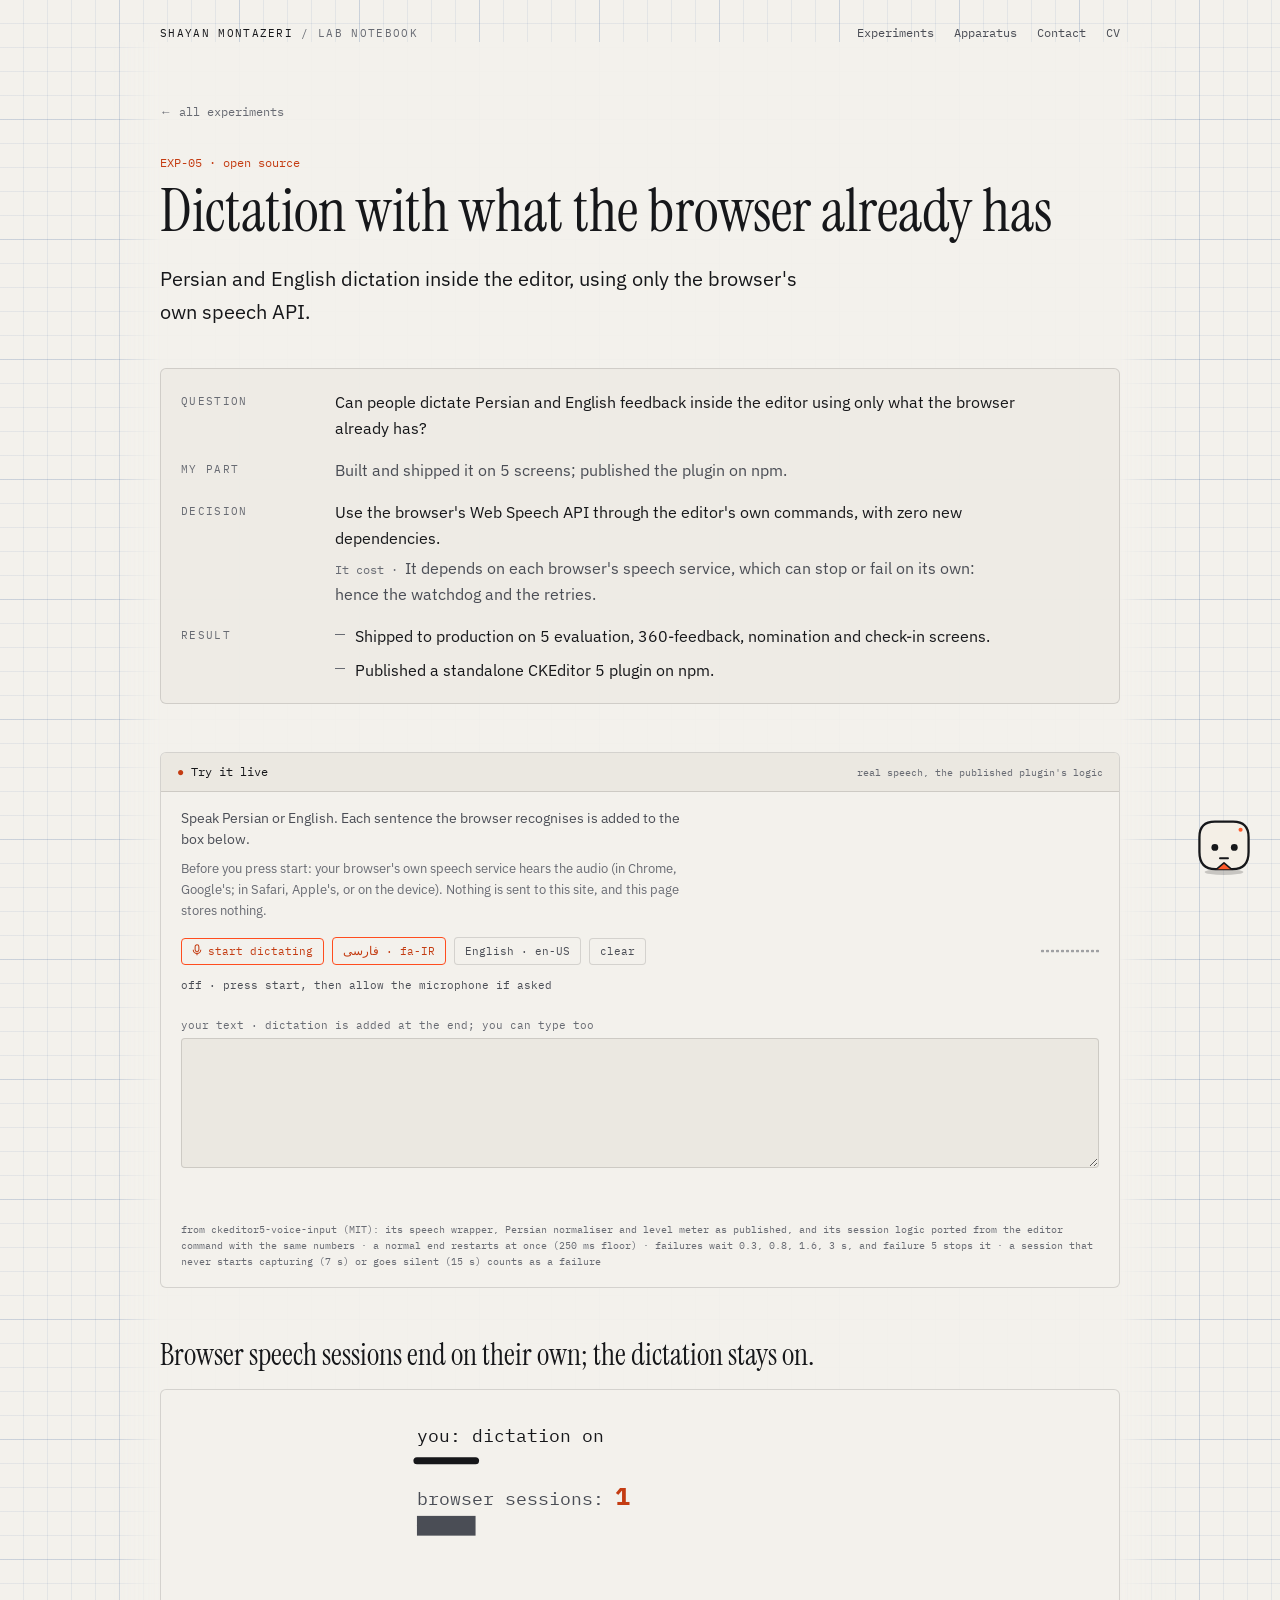
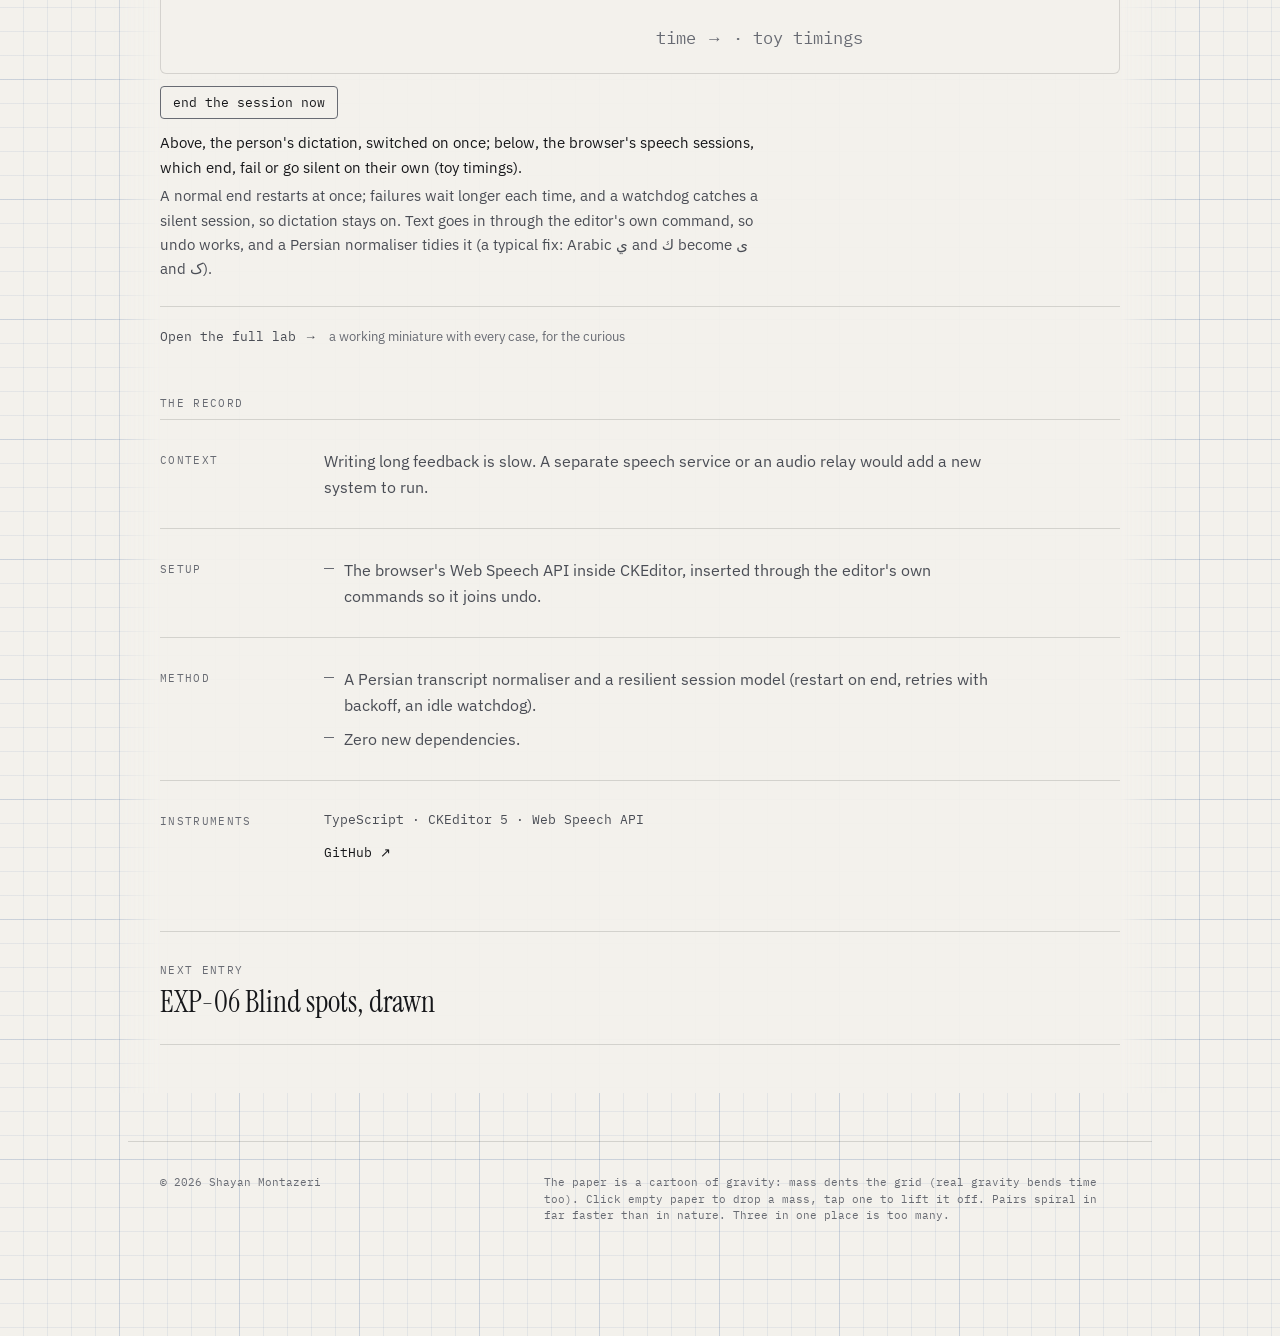
<file: experiments/persian-dictation/index.html>
<!DOCTYPE html><html lang="en" class="sans_8cfd366e-module__dZOgLq__variable mono_6d2b035-module__jGFyya__variable display_9079dc59-module__O7WTVq__variable"><head><meta charSet="utf-8"/><meta name="viewport" content="width=device-width, initial-scale=1"/><link rel="preload" href="/_next/static/media/ibm_plex_mono_latin_400_normal.p.15bn-bt6r468-.woff2" as="font" crossorigin="" type="font/woff2"/><link rel="preload" href="/_next/static/media/ibm_plex_sans_latin_400_normal-s.p.0l-vv37ssd90w.woff2" as="font" crossorigin="" type="font/woff2"/><link rel="preload" href="/_next/static/media/ibm_plex_sans_latin_700_normal-s.p.0~z9rsupns3rv.woff2" as="font" crossorigin="" type="font/woff2"/><link rel="preload" href="/_next/static/media/instrument_serif_latin_400_normal-s.p.16egmc1t~e81l.woff2" as="font" crossorigin="" type="font/woff2"/><link rel="stylesheet" href="/_next/static/chunks/0a2r5zpljf6ub.css" data-precedence="next"/><link rel="preload" as="script" fetchPriority="low" href="/_next/static/chunks/07iwn3dl.fn-..js"/><script src="/_next/static/chunks/07uz2g0_38qia.js" async=""></script><script src="/_next/static/chunks/08dypk6wl8mhd.js" async=""></script><script src="/_next/static/chunks/07lhk_q6pmm3r.js" async=""></script><script src="/_next/static/chunks/turbopack-0zt7ewqba6dx..js" async=""></script><script src="/_next/static/chunks/0ei3w8_l5bdvl.js" async=""></script><script src="/_next/static/chunks/0d3shmwh5_nmn.js" async=""></script><script src="/_next/static/chunks/0i5a3ouo_kt2o.js" async=""></script><script src="/_next/static/chunks/0neayrtyud5kv.js" async=""></script><link rel="preload" href="/_next/static/chunks/00c8pon7ms12o.js" as="script" fetchPriority="low"/><link rel="preload" href="/_next/static/chunks/12dusp..hr91m.js" as="script" fetchPriority="low"/><meta name="next-size-adjust" content=""/><meta name="theme-color" content="#f3f1ec" media="(prefers-color-scheme: light)"/><meta name="theme-color" content="#0d0e10" media="(prefers-color-scheme: dark)"/><title>EXP-05 Dictation with what the browser already has — Shayan Montazeri</title><meta name="description" content="Can people dictate Persian and English feedback inside the editor using only what the browser already has?"/><link rel="author" href="/humans.txt"/><meta name="author" content="Shayan Montazeri"/><link rel="canonical" href="https://shayan-m81.github.io/experiments/persian-dictation/"/><meta property="og:title" content="EXP-05 Dictation with what the browser already has"/><meta property="og:description" content="Persian and English dictation inside the editor, using only the browser&#x27;s own speech API."/><meta property="og:url" content="https://shayan-m81.github.io/experiments/persian-dictation/"/><meta property="og:image" content="https://shayan-m81.github.io/og.png"/><meta property="og:image:width" content="1200"/><meta property="og:image:height" content="630"/><meta property="og:image:alt" content="Dictation with what the browser already has"/><meta property="og:type" content="article"/><meta name="twitter:card" content="summary_large_image"/><meta name="twitter:title" content="EXP-05 Dictation with what the browser already has"/><meta name="twitter:description" content="Persian and English dictation inside the editor, using only the browser&#x27;s own speech API."/><meta name="twitter:image" content="https://shayan-m81.github.io/og.png"/><link rel="icon" href="/icon.svg?icon.17_fh_a4utl~5.svg" sizes="any" type="image/svg+xml"/><script src="/_next/static/chunks/03~yq9q893hmn.js" noModule=""></script></head><body><div hidden=""><!--$--><!--/$--></div><div class="intro " role="status" aria-label="Opening the lab notebook"><div class="intro-card"><svg viewBox="0 0 56 56" width="64" height="64" aria-hidden="true" class="intro-face"><ellipse cx="28" cy="52.5" rx="17" ry="2.6" fill="#000" opacity="0.18"/><path d="M20 8.5 H36 C45 8.5 49.5 13 49.5 22 V35 C49.5 45 45 50 35.5 50 H20.5 C11 50 6.5 45 6.5 35 V22 C6.5 13 11 8.5 20 8.5 Z" fill="#f4efe6" stroke="#16171a" stroke-width="2"/><path d="M21.5 50 L28 44.5 L34.5 50" fill="#ff5a2a" stroke="#16171a" stroke-width="1.4" stroke-linejoin="round"/><circle cx="42.5" cy="15.5" r="1.8" fill="#ff5a2a"/><ellipse cx="20" cy="31" rx="3" ry="3" fill="#16171a"/><ellipse cx="37" cy="31" rx="3" ry="3" fill="#16171a"/><path d="M24.5 40.5 L31.5 40.5" stroke="#16171a" stroke-width="1.7" stroke-linecap="round" fill="none"/></svg><p class="intro-label">Lab notebook · No. 1</p><p class="intro-name">Shayan Montazeri</p><ul class="intro-steps" aria-hidden="true"><li><span class="intro-mark">·</span>calibrating gravity</li><li><span class="intro-mark">·</span>building the name from particles</li><li><span class="intro-mark">·</span>waking the resident</li></ul><span class="intro-bar" aria-hidden="true"><span style="transform:scaleX(0.080)"></span></span></div></div><canvas aria-hidden="true" data-spacetime="true" class="pointer-events-none fixed inset-0 -z-10 h-lvh w-screen"></canvas><div aria-hidden="true" class="pointer-events-none fixed bottom-[84px] right-4 z-40 w-[136px] rounded-sm border border-rule bg-paper px-2 py-1.5 opacity-0 transition-opacity duration-500 has-[canvas[data-on=true]]:opacity-100 sm:bottom-[104px] sm:right-6"><span class="block font-mono text-[10px] tracking-wider text-ink-3">strain h(t)</span><canvas class="mt-1 block h-9 w-full"></canvas></div><a href="#main" class="skip-link">Skip to content</a><header class="mx-auto flex max-w-5xl flex-col gap-2 px-5 pt-6 sm:flex-row sm:items-center sm:justify-between sm:gap-6 sm:px-8"><a class="label !text-ink no-underline" href="/">Shayan Montazeri<!-- --> <span class="text-ink-3">/ lab notebook</span></a><nav class="flex gap-4 whitespace-nowrap font-mono text-[11px] text-ink-2 sm:gap-5 sm:text-[12px]"><a class="tap-area hover:text-ink" href="/#experiments">Experiments</a><a class="tap-area hover:text-ink" href="/#apparatus">Apparatus</a><a class="tap-area hover:text-ink" href="/#contact">Contact</a><a class="tap-area no-underline hover:text-ink" href="/cv/">CV</a><button type="button" class="tap-area text-signal-ink hover:text-ink">Tour</button></nav></header><div data-paper="true" class="overflow-x-clip"><main id="main" class="mx-auto max-w-5xl px-5 sm:px-8"><article class="reading pt-14"><a class="tap-area font-mono text-[12px] text-ink-3 no-underline hover:text-ink" href="/#experiments">← all experiments</a><header class="mt-8" data-tour="case-title"><p class="font-mono text-[12px] text-signal-ink">EXP-05<!-- --> · <!-- -->open source</p><h1 class="mt-2 font-display text-5xl leading-[1.05] sm:text-6xl">Dictation with what the browser already has</h1><p class="mt-5 max-w-2xl text-xl leading-relaxed text-ink">Persian and English dictation inside the editor, using only the browser&#x27;s own speech API.</p></header><dl class="mt-10 grid gap-x-6 gap-y-4 rounded-md border border-rule bg-paper-2/60 p-5 sm:grid-cols-[130px_1fr]" data-tour="case-glance"><dt class="label pt-1">Question</dt><dd class="max-w-[68ch] text-[16px] leading-relaxed text-ink">Can people dictate Persian and English feedback inside the editor using only what the browser already has?</dd><dt class="label pt-1">My part</dt><dd class="max-w-[68ch] text-[16px] leading-relaxed text-ink-2">Built and shipped it on 5 screens; published the plugin on npm.</dd><dt class="label pt-1">Decision</dt><dd class="max-w-[68ch] text-[16px] leading-relaxed text-ink" data-tour="case-decision">Use the browser&#x27;s Web Speech API through the editor&#x27;s own commands, with zero new dependencies.<span class="mt-1 block text-ink-2"><span class="font-mono text-[12px] text-ink-3">It cost · </span>It depends on each browser&#x27;s speech service, which can stop or fail on its own: hence the watchdog and the retries.</span></dd><dt class="label pt-1">Result</dt><dd class="max-w-[68ch] text-[16px] leading-relaxed text-ink"><ul class="space-y-2"><li class="relative pl-5 before:absolute before:left-0 before:top-[0.7em] before:h-px before:w-2.5 before:bg-ink-3">Shipped to production on 5 evaluation, 360-feedback, nomination and check-in screens.</li><li class="relative pl-5 before:absolute before:left-0 before:top-[0.7em] before:h-px before:w-2.5 before:bg-ink-3">Published a standalone CKEditor 5 plugin on npm.</li></ul></dd></dl><section aria-labelledby="_R_18lubsnrb_-title" class="env mt-12 overflow-hidden rounded-md border border-rule bg-paper"><div class="flex flex-wrap items-baseline justify-between gap-2 border-b border-rule bg-paper-2 px-4 py-2.5"><h2 id="_R_18lubsnrb_-title" class="font-mono text-[12px] text-ink"><span class="text-signal-ink">●</span> Try it live</h2><p class="font-mono text-[10px] text-ink-3">real speech, the published plugin&#x27;s logic</p></div><div class="px-4 py-4 sm:px-5"><p class="max-w-prose text-[14px] text-ink-2">Speak Persian or English. Each sentence the browser recognises is added to the box below.</p><div class="mt-2 grid max-w-prose text-[13px] leading-relaxed"><p aria-hidden="true" class="invisible [grid-area:1/1]">This browser does not offer speech recognition (Firefox, for one, keeps it switched off), so the live demo cannot run here. The figure and the lab below model the same session logic, with toy timings.</p><p class="[grid-area:1/1] text-ink-3">Before you press start: your browser&#x27;s own speech service hears the audio (in Chrome, Google&#x27;s; in Safari, Apple&#x27;s, or on the device). Nothing is sent to this site, and this page stores nothing.</p></div><div class="mt-4 flex flex-wrap items-center gap-2"><button type="button" disabled="" aria-describedby="_R_18lubsnrb_-status" class="rounded-sm border border-signal bg-paper px-2.5 py-1 font-mono text-[11px] text-signal-ink disabled:cursor-not-allowed disabled:opacity-40"><svg aria-hidden="true" viewBox="0 0 12 16" class="me-1.5 inline-block h-3 w-2.5 align-[-1px]" fill="none" stroke="currentColor" stroke-width="1.4"><rect x="3.5" y="1" width="5" height="9" rx="2.5"></rect><path d="M1 7.5a5 5 0 0 0 10 0M6 12.5V15"></path></svg><span class="inline-grid"><span aria-hidden="true" class="invisible [grid-area:1/1]">start dictating</span><span aria-hidden="true" class="invisible [grid-area:1/1]">stop dictating</span><span class="[grid-area:1/1]">start dictating</span></span></button><div role="radiogroup" aria-label="Language" class="flex gap-2"><button type="button" role="radio" aria-checked="true" class="rounded-sm border border-signal bg-paper px-2.5 py-1 font-mono text-[11px] text-signal-ink"><bdi lang="fa" class="font-sans text-[12px]">فارسی</bdi> <!-- -->· <!-- -->fa-IR</button><button type="button" role="radio" aria-checked="false" class="rounded-sm border border-rule bg-paper px-2.5 py-1 font-mono text-[11px] text-ink-2 hover:border-ink-3 hover:text-ink disabled:cursor-not-allowed disabled:opacity-40"><bdi lang="en" class="">English</bdi> <!-- -->· <!-- -->en-US</button></div><button type="button" class="rounded-sm border border-rule bg-paper px-2.5 py-1 font-mono text-[11px] text-ink-2 hover:border-ink-3 hover:text-ink disabled:cursor-not-allowed disabled:opacity-40">clear</button><span aria-hidden="true" class="ms-auto flex h-4 items-center gap-[2px] " title="microphone level"><span class="block h-4 w-[3px] rounded-full [transform:scaleY(0.15)] bg-ink-3 opacity-60"></span><span class="block h-4 w-[3px] rounded-full [transform:scaleY(0.15)] bg-ink-3 opacity-60"></span><span class="block h-4 w-[3px] rounded-full [transform:scaleY(0.15)] bg-ink-3 opacity-60"></span><span class="block h-4 w-[3px] rounded-full [transform:scaleY(0.15)] bg-ink-3 opacity-60"></span><span class="block h-4 w-[3px] rounded-full [transform:scaleY(0.15)] bg-ink-3 opacity-60"></span><span class="block h-4 w-[3px] rounded-full [transform:scaleY(0.15)] bg-ink-3 opacity-60"></span><span class="block h-4 w-[3px] rounded-full [transform:scaleY(0.15)] bg-ink-3 opacity-60"></span><span class="block h-4 w-[3px] rounded-full [transform:scaleY(0.15)] bg-ink-3 opacity-60"></span><span class="block h-4 w-[3px] rounded-full [transform:scaleY(0.15)] bg-ink-3 opacity-60"></span><span class="block h-4 w-[3px] rounded-full [transform:scaleY(0.15)] bg-ink-3 opacity-60"></span><span class="block h-4 w-[3px] rounded-full [transform:scaleY(0.15)] bg-ink-3 opacity-60"></span><span class="block h-4 w-[3px] rounded-full [transform:scaleY(0.15)] bg-ink-3 opacity-60"></span></span></div><p id="_R_18lubsnrb_-status" class="mt-3 min-h-[2lh] font-mono text-[11px] leading-relaxed"><span aria-hidden="true" class="text-ink-2">off · press start, then allow the microphone if asked</span><span role="status" class="sr-only">off · press start, then allow the microphone if asked</span></p><label class="mt-1 block font-mono text-[11px] text-ink-3">your text · dictation is added at the end; you can type too<textarea dir="auto" lang="fa" rows="4" spellCheck="false" class="mt-1 block w-full resize-y rounded-sm border border-rule bg-paper-2 px-3 py-2 font-sans text-[15px] leading-7 text-ink outline-none focus:border-signal"></textarea></label><p class="mt-1 h-[2lh] overflow-hidden text-[13px] leading-relaxed text-ink-3"></p><p class="mt-2 font-mono text-[10px] leading-relaxed text-ink-3">from ckeditor5-voice-input (MIT): its speech wrapper, Persian normaliser and level meter as published, and its session logic ported from the editor command with the same numbers · a normal end restarts at once (<!-- -->250<!-- --> ms floor) · failures wait<!-- --> <!-- -->0.3, 0.8, 1.6, 3<!-- --> <!-- -->s, and failure <!-- -->5<!-- --> stops it · a session that never starts capturing (<!-- -->7 s<!-- -->) or goes silent (<!-- -->15 s<!-- -->) counts as a failure</p></div></section><div data-tour="case-env"><section aria-label="The point, at a glance" class="mt-12"><figure class="case-figure" aria-label="Two lanes on a time axis: the person&#x27;s dictation as one unbroken line, and the browser&#x27;s speech sessions below it, ending, failing and being restarted." data-tour="case-figure"><p class="font-display text-[26px] leading-tight text-ink sm:text-[30px]">Browser speech sessions end on their own; the dictation stays on.</p><div class="mt-4 overflow-hidden rounded-md border border-rule bg-paper p-3 sm:p-5"><div><svg viewBox="0 0 340 172" class="mx-auto block h-auto w-full max-w-[480px]" role="img" aria-label="Dictation stays on for the whole stretch while the browser goes through 5 speech sessions: one ends on its own and restarts at once, that restart fails, the retries wait 1 s and then 2 s, and a watchdog fails a session silent for 4 s, which restarts after 1 s."><text x="12" y="23" class="font-mono" font-size="13" fill="var(--ink)">you: dictation on</text><line x1="12" x2="309.6811594202899" y1="36" y2="36" stroke="var(--ink)" stroke-width="5" stroke-linecap="round"></line><text x="12" y="67" class="font-mono" font-size="13" fill="var(--ink-2)">browser sessions:<!-- --> <tspan class="font-sans" font-size="18" font-weight="700" fill="var(--signal-ink)">5</tspan></text><line x1="12" x2="309.6811594202899" y1="82" y2="82" stroke="var(--ink-3)" stroke-dasharray="1 3"></line><g><rect x="12" y="75" width="54.95652173913044" height="14" fill="var(--ink-2)"></rect></g><g><rect x="71.53623188405797" y="75" width="3" height="14" fill="var(--ink-2)"></rect><path d="M69.53623188405797,77 L79.53623188405797,87 M79.53623188405797,77 L69.53623188405797,87" stroke="var(--signal)" stroke-width="2.5" stroke-linecap="round"></path></g><g><rect x="89.85507246376811" y="75" width="3" height="14" fill="var(--ink-2)"></rect><path d="M87.85507246376811,77 L97.85507246376811,87 M97.85507246376811,77 L87.85507246376811,87" stroke="var(--signal)" stroke-width="2.5" stroke-linecap="round"></path></g><g><rect x="126.4927536231884" y="75" width="36.63768115942028" height="14" fill="var(--ink-2)"></rect><rect x="163.1304347826087" y="75.5" width="73.27536231884059" height="13" fill="var(--paper)" stroke="var(--ink-3)" stroke-dasharray="3 2"></rect><line x1="126.4927536231884" x2="126.4927536231884" y1="70" y2="94" stroke="var(--ok)" stroke-width="2.5"></line><path d="M231.40579710144928,77 L241.40579710144928,87 M241.40579710144928,77 L231.40579710144928,87" stroke="var(--signal)" stroke-width="2.5" stroke-linecap="round"></path></g><g><rect x="254.7246376811594" y="75" width="54.956521739130466" height="14" fill="var(--ink-2)"></rect><line x1="254.7246376811594" x2="254.7246376811594" y1="70" y2="94" stroke="var(--ok)" stroke-width="2.5"></line></g><g><path d="M71.53623188405797,97 V101 H126.4927536231884 V97" fill="none" stroke="var(--ink-3)"></path><text x="12" y="118" class="font-sans" font-size="14" fill="var(--ink)">restarts fail:</text><text x="12" y="135" class="font-sans" font-size="14" fill="var(--ink)">waits <!-- -->1<!-- --> s, then <!-- -->2<!-- --> s</text></g><g><path d="M163.1304347826087,97 V101 H236.40579710144928 V97" fill="none" stroke="var(--ink-3)"></path><text x="163.1304347826087" y="118" class="font-sans" font-size="14" fill="var(--ink)">silent <!-- -->4<!-- --> s:</text><text x="163.1304347826087" y="135" class="font-sans" font-size="14" fill="var(--ink)">the watchdog restarts it</text></g><text x="328" y="166" text-anchor="end" class="font-mono" font-size="12" fill="var(--ink-3)">time → · toy timings</text></svg></div></div><div class="mt-3 flex flex-wrap items-center gap-3" data-tour="case-control"><button type="button" class="inline-flex items-center gap-2 rounded-sm border border-ink-3 bg-paper px-3 py-1.5 font-mono text-[13px] text-ink hover:border-signal hover:text-signal-ink">end the session now</button><span class="sr-only" aria-live="polite"></span></div><figcaption class="mt-3 max-w-[68ch] space-y-1 text-[15px] leading-relaxed"><span class="block text-ink">Above, the person&#x27;s dictation, switched on once; below, the browser&#x27;s speech sessions, which end, fail or go silent on their own (toy timings).</span><span class="block text-ink-2">A normal end restarts at once; failures wait longer each time, and a watchdog catches a silent session, so dictation stays on. Text goes in through the editor&#x27;s own command, so undo works, and a Persian normaliser tidies it (a typical fix: Arabic ي and ك become ی and ک).</span></figcaption></figure><div class="mt-6 border-t border-rule pt-4"><button type="button" data-tour="case-lab" aria-expanded="false" class="tap-area font-mono text-[13px] text-ink-2 underline decoration-rule underline-offset-4 hover:text-ink"><span class="inline-grid"><span aria-hidden="true" class="invisible [grid-area:1/1]">Open the full lab →</span><span class="[grid-area:1/1]">Open the full lab →</span></span></button><span class="ml-3 text-[13px] text-ink-3">a working miniature with every case, for the curious</span></div></section></div><div class="mt-12" data-tour="case-record"><p class="label mb-2">The record</p><section class="grid gap-3 border-t border-rule py-7 sm:grid-cols-[140px_1fr] sm:gap-6"><h2 class="label pt-1">Context</h2><div class="max-w-[68ch] text-[16px] leading-relaxed text-ink-2">Writing long feedback is slow. A separate speech service or an audio relay would add a new system to run.</div></section><section class="grid gap-3 border-t border-rule py-7 sm:grid-cols-[140px_1fr] sm:gap-6"><h2 class="label pt-1">Setup</h2><div class="max-w-[68ch] text-[16px] leading-relaxed text-ink-2"><ul class="space-y-2"><li class="relative pl-5 before:absolute before:left-0 before:top-[0.7em] before:h-px before:w-2.5 before:bg-ink-3">The browser&#x27;s Web Speech API inside CKEditor, inserted through the editor&#x27;s own commands so it joins undo.</li></ul></div></section><section class="grid gap-3 border-t border-rule py-7 sm:grid-cols-[140px_1fr] sm:gap-6"><h2 class="label pt-1">Method</h2><div class="max-w-[68ch] text-[16px] leading-relaxed text-ink-2"><ul class="space-y-2"><li class="relative pl-5 before:absolute before:left-0 before:top-[0.7em] before:h-px before:w-2.5 before:bg-ink-3">A Persian transcript normaliser and a resilient session model (restart on end, retries with backoff, an idle watchdog).</li><li class="relative pl-5 before:absolute before:left-0 before:top-[0.7em] before:h-px before:w-2.5 before:bg-ink-3">Zero new dependencies.</li></ul></div></section><section class="grid gap-3 border-t border-rule py-7 sm:grid-cols-[140px_1fr] sm:gap-6"><h2 class="label pt-1">Instruments</h2><div class="max-w-[68ch] text-[16px] leading-relaxed text-ink-2"><p class="font-mono text-[13px]">TypeScript · CKEditor 5 · Web Speech API</p><p class="mt-3 flex gap-4 font-mono text-[13px]"><a href="https://github.com/shayan-m81/ckeditor5-voice-input" target="_blank" rel="noopener noreferrer" class="tap-area text-ink">GitHub<!-- --> ↗</a></p></div></section></div><a class="mt-10 block border-y border-rule py-6 no-underline transition-colors hover:bg-paper-2" href="/experiments/360-report/"><span class="label">Next entry</span><span class="mt-1 block font-display text-3xl text-ink">EXP-06<!-- --> <!-- -->Blind spots, drawn</span></a></article><!--$--><!--/$--></main></div><footer class="mx-auto mt-24 flex max-w-5xl flex-wrap justify-between gap-2 border-t border-rule px-5 pt-8 pb-24 font-mono text-[11px] text-ink-3 sm:px-8 sm:pb-28"><span>© <!-- -->2026<!-- --> <!-- -->Shayan Montazeri</span><span class="max-w-xl">The paper is a cartoon of gravity: mass dents the grid (real gravity bends time too). <span class="pointer-coarse:hidden">Click</span><span class="hidden pointer-coarse:inline">Tap</span> empty paper to drop a mass, tap one to lift it off. Pairs spiral in far faster than in nature. Three in one place is too many.</span></footer><div class="resident-dock fixed bottom-4 right-4 z-40 flex max-w-[calc(100vw-2rem)] items-end gap-2 sm:bottom-6 sm:right-6 sm:max-w-[calc(100vw-3rem)]"><div aria-live="polite" class="pointer-events-none min-w-0 max-w-[288px]"></div><div class="relative shrink-0"><span role="tooltip" id="resident-tip" class="resident-bubble resident-tip absolute bottom-full right-0 mb-2 w-[248px]"><span class="mb-1.5 block min-h-[1.375em] text-[14px] leading-snug text-ink"></span><svg viewBox="0 0 100 60" aria-hidden="true" class="mb-1 h-9 w-full text-ink"><path d="M 15.36 34.00 A 40 40 0 0 1 84.64 34.00" fill="none" stroke="var(--rule)" stroke-width="1.5"></path><path d="M 33.73 17.46 A 40 40 0 0 1 43.33 14.56" fill="none" stroke="var(--ink-3)" stroke-width="4"></path><path d="M 76.77 24.27 A 40 40 0 0 1 84.64 34.00" fill="none" stroke="var(--signal)" stroke-width="4"></path><path d="M 13.63 33.00 L 10.16 31.00" stroke="var(--ink-3)" stroke-width="1"></path><path d="M 29.00 17.63 L 27.00 14.16" stroke="var(--ink-3)" stroke-width="1"></path><path d="M 50.00 12.00 L 50.00 8.00" stroke="var(--ink-3)" stroke-width="1"></path><path d="M 71.00 17.63 L 73.00 14.16" stroke="var(--ink-3)" stroke-width="1"></path><path d="M 86.37 33.00 L 89.84 31.00" stroke="var(--ink-3)" stroke-width="1"></path><line x1="50" y1="54" x2="50" y2="18" stroke="currentColor" stroke-width="1.5" stroke-linecap="round" transform="rotate(-16.800000000000004 50 54)"></line><circle cx="50" cy="54" r="2.5" fill="currentColor"></circle></svg><span class="block font-mono text-[11px] text-ink-2">Excitement level: within normal range. Found 0 of 13.</span></span><button type="button" popoverTarget="lab-menu" aria-label="The resident: open the lab menu" aria-describedby="resident-tip" class="resident-button block rounded-2xl transition duration-200 hover:-translate-y-0.5 "><span class="block "><svg viewBox="0 0 56 56" aria-hidden="true" class="resident-breathe h-14 w-14 sm:h-16 sm:w-16"><ellipse cx="28" cy="52.5" rx="17" ry="2.6" fill="#000" opacity="0.18"/><path d="M20 8.5 H36 C45 8.5 49.5 13 49.5 22 V35 C49.5 45 45 50 35.5 50 H20.5 C11 50 6.5 45 6.5 35 V22 C6.5 13 11 8.5 20 8.5 Z" fill="#f4efe6" stroke="#16171a" stroke-width="2"/><path d="M21.5 50 L28 44.5 L34.5 50" fill="#ff5a2a" stroke="#16171a" stroke-width="1.4" stroke-linejoin="round"/><circle cx="42.5" cy="15.5" r="1.8" fill="#ff5a2a"/><ellipse cx="20" cy="31" rx="3" ry="3" fill="#16171a"/><ellipse cx="37" cy="31" rx="3" ry="3" fill="#16171a"/><path d="M24.5 40.5 L31.5 40.5" stroke="#16171a" stroke-width="1.7" stroke-linecap="round" fill="none"/></svg></span></button><div id="lab-menu" popover="auto" role="dialog" aria-labelledby="lab-menu-title" class="lab-menu"><div class="lab-menu-scroll"><div class="flex items-start gap-3 p-3"><button type="button" aria-label="Poke the resident" class="resident-button shrink-0 rounded-xl"><span class="block "><svg viewBox="0 0 56 56" aria-hidden="true" class="h-14 w-14"><ellipse cx="28" cy="52.5" rx="17" ry="2.6" fill="#000" opacity="0.18"/><path d="M20 8.5 H36 C45 8.5 49.5 13 49.5 22 V35 C49.5 45 45 50 35.5 50 H20.5 C11 50 6.5 45 6.5 35 V22 C6.5 13 11 8.5 20 8.5 Z" fill="#f4efe6" stroke="#16171a" stroke-width="2"/><path d="M21.5 50 L28 44.5 L34.5 50" fill="#ff5a2a" stroke="#16171a" stroke-width="1.4" stroke-linejoin="round"/><circle cx="42.5" cy="15.5" r="1.8" fill="#ff5a2a"/><ellipse cx="20" cy="31" rx="3" ry="3" fill="#16171a"/><ellipse cx="37" cy="31" rx="3" ry="3" fill="#16171a"/><path d="M24.5 40.5 L31.5 40.5" stroke="#16171a" stroke-width="1.7" stroke-linecap="round" fill="none"/></svg></span></button><div class="min-w-0 flex-1"><p id="lab-menu-title" class="label">The resident · lab assistant</p><p class="mt-1 text-[14px] leading-snug text-ink"></p><p class="mt-1 font-mono text-[11px] text-ink-2">Excitement level: within normal range. Found 0 of 13.</p></div></div><div class="border-t border-rule px-2 pb-2 pt-2.5"><p class="label px-2 pb-1.5">Try something</p><div class="grid gap-0.5"><button type="button" class="lab-play"><span class="lab-play-icon"><svg viewBox="0 0 20 20" width="20" height="20" aria-hidden="true" fill="none" stroke="currentColor" stroke-width="1.5" stroke-linecap="round" stroke-linejoin="round"><ellipse cx="10" cy="11" rx="8" ry="2.6"></ellipse><path d="M4.6 9.4a5.6 5.4 0 0 1 10.8 0"></path><circle cx="10" cy="11" r="3.4" fill="currentColor" stroke="none"></circle></svg></span><span class="min-w-0"><span class="lab-play-title">Make a black hole</span><span class="lab-play-note">The page falls in. He copes.</span></span><span aria-hidden="true" class="lab-play-go">→</span></button></div></div><div class="grid grid-cols-3 gap-1.5 border-t border-rule p-2.5 font-mono text-[11px]"><button type="button" class="lab-tool"><svg viewBox="0 0 20 20" width="18" height="18" aria-hidden="true" fill="none" stroke="currentColor" stroke-width="1.5" stroke-linecap="round" stroke-linejoin="round"><path d="M5.5 2.5h6.5l3 3v12h-9.5z"></path><path d="M8 8.5h5M8 11.5h5M8 14.5h3"></path></svg><span>visit report</span></button><button type="button" class="lab-tool"><svg viewBox="0 0 20 20" width="18" height="18" aria-hidden="true" fill="none" stroke="currentColor" stroke-width="1.5" stroke-linecap="round" stroke-linejoin="round"><path d="M15.6 12.2a6 6 0 1 1-1.4-6.4"></path><path d="M15 2.8v3.6h-3.6"></path></svg><span>reset lab</span></button><button type="button" class="lab-tool" aria-pressed="true"><svg viewBox="0 0 20 20" width="18" height="18" aria-hidden="true" fill="none" stroke="currentColor" stroke-width="1.5" stroke-linecap="round" stroke-linejoin="round"><path d="M3.5 4.5h13v9h-7l-3.5 3v-3h-2.5z"></path></svg><span>hints on</span></button></div><p class="keyboard-only border-t border-rule px-3 py-2 font-mono text-[11px] text-ink-2">Type <kbd>hire</kbd>, <kbd>cv</kbd> or <kbd>email</kbd> anywhere: I fetch the paperwork.</p><details class="border-t border-rule"><summary class="cursor-pointer px-3 py-2.5 font-mono text-[11px] text-ink-2 hover:text-ink">lab log · <!-- -->0<!-- --> <!-- -->entries<!-- --> · <!-- -->found 0 of 13.</summary><ol role="log" aria-label="Lab log" class="space-y-1.5 px-3 pb-3 font-mono text-[11px] leading-relaxed"></ol><div class="space-y-2 border-t border-rule p-3 font-mono text-[10px] leading-relaxed text-ink-3"><p>Found 0 of 13.<!-- --> <!-- -->The rest: no spoilers. The tour knows where they are.</p><p>May I remember you next time? Only in this browser; nothing is sent anywhere.<!-- --> <button type="button" class="underline decoration-rule underline-offset-4 hover:text-ink">yes</button> <button type="button" class="underline decoration-rule underline-offset-4 hover:text-ink">no</button></p></div></details></div></div></div></div><script src="/_next/static/chunks/07iwn3dl.fn-..js" id="_R_" async=""></script><script>(self.__next_f=self.__next_f||[]).push([0])</script><script>self.__next_f.push([1,"1:\"$Sreact.fragment\"\n2:I[77087,[\"/_next/static/chunks/0ei3w8_l5bdvl.js\",\"/_next/static/chunks/0d3shmwh5_nmn.js\",\"/_next/static/chunks/0i5a3ouo_kt2o.js\"],\"Intro\"]\n3:I[92927,[\"/_next/static/chunks/0ei3w8_l5bdvl.js\",\"/_next/static/chunks/0d3shmwh5_nmn.js\",\"/_next/static/chunks/0i5a3ouo_kt2o.js\"],\"Spacetime\"]\n4:I[22016,[\"/_next/static/chunks/0ei3w8_l5bdvl.js\",\"/_next/static/chunks/0d3shmwh5_nmn.js\",\"/_next/static/chunks/0i5a3ouo_kt2o.js\",\"/_next/static/chunks/0neayrtyud5kv.js\"],\"\"]\n5:I[73438,[\"/_next/static/chunks/0ei3w8_l5bdvl.js\",\"/_next/static/chunks/0d3shmwh5_nmn.js\",\"/_next/static/chunks/0i5a3ouo_kt2o.js\"],\"Greeting\"]\n6:I[65828,[\"/_next/static/chunks/0ei3w8_l5bdvl.js\",\"/_next/static/chunks/0d3shmwh5_nmn.js\",\"/_next/static/chunks/0i5a3ouo_kt2o.js\"],\"SectionLink\"]\n7:I[18992,[\"/_next/static/chunks/0ei3w8_l5bdvl.js\",\"/_next/static/chunks/0d3shmwh5_nmn.js\",\"/_next/static/chunks/0i5a3ouo_kt2o.js\"],\"TourButton\"]\n8:I[39756,[\"/_next/static/chunks/0ei3w8_l5bdvl.js\",\"/_next/static/chunks/0d3shmwh5_nmn.js\",\"/_next/static/chunks/0i5a3ouo_kt2o.js\"],\"default\"]\n9:I[37457,[\"/_next/static/chunks/0ei3w8_l5bdvl.js\",\"/_next/static/chunks/0d3shmwh5_nmn.js\",\"/_next/static/chunks/0i5a3ouo_kt2o.js\"],\"default\"]\na:I[56280,[\"/_next/static/chunks/0ei3w8_l5bdvl.js\",\"/_next/static/chunks/0d3shmwh5_nmn.js\",\"/_next/static/chunks/0i5a3ouo_kt2o.js\"],\"Resident\"]\nc:I[97367,[\"/_next/static/chunks/0ei3w8_l5bdvl.js\",\"/_next/static/chunks/0d3shmwh5_nmn.js\",\"/_next/static/chunks/0i5a3ouo_kt2o.js\"],\"OutletBoundary\"]\nd:\"$Sreact.suspense\"\n10:I[97367,[\"/_next/static/chunks/0ei3w8_l5bdvl.js\",\"/_next/static/chunks/0d3shmwh5_nmn.js\",\"/_next/static/chunks/0i5a3ouo_kt2o.js\"],\"ViewportBoundary\"]\n12:I[97367,[\"/_next/static/chunks/0ei3w8_l5bdvl.js\",\"/_next/static/chunks/0d3shmwh5_nmn.js\",\"/_next/static/chunks/0i5a3ouo_kt2o.js\"],\"MetadataBoundary\"]\n14:I[68027,[\"/_next/static/chunks/0ei3w8_l5bdvl.js\",\"/_next/static/chunks/0d3shmwh5_nmn.js\",\"/_next/static/chunks/0i5a3ouo_kt2o.js\"],\"default\",1]\n:HL[\"/_next/static/chunks/0a2r5zpljf6ub.css\",\"style\"]\n:HL[\"/_next/static/media/ibm_plex_mono_latin_400_normal.p.15bn-bt6r468-.woff2\",\"font\",{\"crossOrigin\":\"\",\"type\":\"font/woff2\"}]\n:HL[\"/_next/static/media/ibm_plex_sans_latin_400_normal-s.p.0l-vv37ssd90w.woff2\",\"font\",{\"crossOrigin\":\"\",\"type\":\"font/woff2\"}]\n:HL[\"/_next/static/media/ibm_plex_sans_latin_700_normal-s.p.0~z9rsupns3rv.woff2\",\"font\",{\"crossOrigin\":\"\",\"type\":\"font/woff2\"}]\n:HL[\"/_next/static/media/instrument_serif_latin_400_normal-s.p.16egmc1t~e81l.woff2\",\"font\",{\"crossOrigin\":\"\",\"type\":\"font/woff2\"}]\n"])</script><script>self.__next_f.push([1,"0:{\"P\":null,\"c\":[\"\",\"experiments\",\"persian-dictation\",\"\"],\"q\":\"\",\"i\":false,\"f\":[[[\"\",{\"children\":[\"experiments\",{\"children\":[[\"slug\",\"persian-dictation\",\"d\",null],{\"children\":[\"__PAGE__\",{}]}]}]},\"$undefined\",\"$undefined\",16],[[\"$\",\"$1\",\"c\",{\"children\":[[[\"$\",\"link\",\"0\",{\"rel\":\"stylesheet\",\"href\":\"/_next/static/chunks/0a2r5zpljf6ub.css\",\"precedence\":\"next\",\"crossOrigin\":\"$undefined\",\"nonce\":\"$undefined\"}],[\"$\",\"script\",\"script-0\",{\"src\":\"/_next/static/chunks/0ei3w8_l5bdvl.js\",\"async\":true,\"nonce\":\"$undefined\"}],[\"$\",\"script\",\"script-1\",{\"src\":\"/_next/static/chunks/0d3shmwh5_nmn.js\",\"async\":true,\"nonce\":\"$undefined\"}],[\"$\",\"script\",\"script-2\",{\"src\":\"/_next/static/chunks/0i5a3ouo_kt2o.js\",\"async\":true,\"nonce\":\"$undefined\"}]],[\"$\",\"html\",null,{\"lang\":\"en\",\"className\":\"sans_8cfd366e-module__dZOgLq__variable mono_6d2b035-module__jGFyya__variable display_9079dc59-module__O7WTVq__variable\",\"children\":[\"$\",\"body\",null,{\"children\":[[\"$\",\"$L2\",null,{}],[\"$\",\"$L3\",null,{}],[\"$\",\"a\",null,{\"href\":\"#main\",\"className\":\"skip-link\",\"children\":\"Skip to content\"}],[\"$\",\"header\",null,{\"className\":\"mx-auto flex max-w-5xl flex-col gap-2 px-5 pt-6 sm:flex-row sm:items-center sm:justify-between sm:gap-6 sm:px-8\",\"children\":[[\"$\",\"$L4\",null,{\"href\":\"/\",\"className\":\"label !text-ink no-underline\",\"children\":[\"Shayan Montazeri\",\" \",[\"$\",\"span\",null,{\"className\":\"text-ink-3\",\"children\":\"/ lab notebook\"}],[\"$\",\"$L5\",null,{}]]}],[\"$\",\"nav\",null,{\"className\":\"flex gap-4 whitespace-nowrap font-mono text-[11px] text-ink-2 sm:gap-5 sm:text-[12px]\",\"children\":[[\"$\",\"$L6\",null,{\"id\":\"experiments\",\"className\":\"tap-area hover:text-ink\",\"children\":\"Experiments\"}],[\"$\",\"$L6\",null,{\"id\":\"apparatus\",\"className\":\"tap-area hover:text-ink\",\"children\":\"Apparatus\"}],[\"$\",\"$L6\",null,{\"id\":\"contact\",\"className\":\"tap-area hover:text-ink\",\"children\":\"Contact\"}],[\"$\",\"$L4\",null,{\"href\":\"/cv\",\"className\":\"tap-area no-underline hover:text-ink\",\"children\":\"CV\"}],[\"$\",\"$L7\",null,{\"className\":\"tap-area text-signal-ink hover:text-ink\"}]]}]]}],[\"$\",\"div\",null,{\"data-paper\":true,\"className\":\"overflow-x-clip\",\"children\":[\"$\",\"main\",null,{\"id\":\"main\",\"className\":\"mx-auto max-w-5xl px-5 sm:px-8\",\"children\":[\"$\",\"$L8\",null,{\"parallelRouterKey\":\"children\",\"error\":\"$undefined\",\"errorStyles\":\"$undefined\",\"errorScripts\":\"$undefined\",\"template\":[\"$\",\"$L9\",null,{}],\"templateStyles\":\"$undefined\",\"templateScripts\":\"$undefined\",\"notFound\":[[\"$\",\"section\",null,{\"className\":\"py-32\",\"children\":[[\"$\",\"p\",null,{\"className\":\"font-mono text-[12px] text-signal-ink\",\"children\":\"EXP-404\"}],[\"$\",\"h1\",null,{\"className\":\"mt-3 font-display text-5xl leading-tight\",\"children\":\"This experiment failed successfully.\"}],[\"$\",\"p\",null,{\"className\":\"mt-4 text-ink-2\",\"children\":\"The page you measured does not exist. The error bars were large.\"}],[\"$\",\"$L4\",null,{\"href\":\"/\",\"className\":\"mt-8 inline-block font-mono text-[13px] text-ink\",\"children\":\"← back to the notebook\"}]]}],[]],\"forbidden\":\"$undefined\",\"unauthorized\":\"$undefined\"}]}]}],[\"$\",\"footer\",null,{\"className\":\"mx-auto mt-24 flex max-w-5xl flex-wrap justify-between gap-2 border-t border-rule px-5 pt-8 pb-24 font-mono text-[11px] text-ink-3 sm:px-8 sm:pb-28\",\"children\":[[\"$\",\"span\",null,{\"children\":[\"© \",2026,\" \",\"Shayan Montazeri\"]}],[\"$\",\"span\",null,{\"className\":\"max-w-xl\",\"children\":[\"The paper is a cartoon of gravity: mass dents the grid (real gravity bends time too). \",[\"$\",\"span\",null,{\"className\":\"pointer-coarse:hidden\",\"children\":\"Click\"}],[\"$\",\"span\",null,{\"className\":\"hidden pointer-coarse:inline\",\"children\":\"Tap\"}],\" empty paper to drop a mass, tap one to lift it off. Pairs spiral in far faster than in nature. Three in one place is too many.\"]}]]}],[\"$\",\"$La\",null,{}]]}]}]]}],{\"children\":[[\"$\",\"$1\",\"c\",{\"children\":[null,[\"$\",\"$L8\",null,{\"parallelRouterKey\":\"children\",\"error\":\"$undefined\",\"errorStyles\":\"$undefined\",\"errorScripts\":\"$undefined\",\"template\":[\"$\",\"$L9\",null,{}],\"templateStyles\":\"$undefined\",\"templateScripts\":\"$undefined\",\"notFound\":\"$undefined\",\"forbidden\":\"$undefined\",\"unauthorized\":\"$undefined\"}]]}],{\"children\":[[\"$\",\"$1\",\"c\",{\"children\":[null,[\"$\",\"$L8\",null,{\"parallelRouterKey\":\"children\",\"error\":\"$undefined\",\"errorStyles\":\"$undefined\",\"errorScripts\":\"$undefined\",\"template\":[\"$\",\"$L9\",null,{}],\"templateStyles\":\"$undefined\",\"templateScripts\":\"$undefined\",\"notFound\":\"$undefined\",\"forbidden\":\"$undefined\",\"unauthorized\":\"$undefined\"}]]}],{\"children\":[[\"$\",\"$1\",\"c\",{\"children\":[\"$Lb\",[[\"$\",\"script\",\"script-0\",{\"src\":\"/_next/static/chunks/0neayrtyud5kv.js\",\"async\":true,\"nonce\":\"$undefined\"}]],[\"$\",\"$Lc\",null,{\"children\":[\"$\",\"$d\",null,{\"name\":\"Next.MetadataOutlet\",\"children\":\"$@e\"}]}]]}],{},null,false,null]},null,false,\"$@f\"]},null,false,\"$@f\"]},null,false,null],[\"$\",\"$1\",\"h\",{\"children\":[null,[\"$\",\"$L10\",null,{\"children\":\"$L11\"}],[\"$\",\"div\",null,{\"hidden\":true,\"children\":[\"$\",\"$L12\",null,{\"children\":[\"$\",\"$d\",null,{\"name\":\"Next.Metadata\",\"children\":\"$L13\"}]}]}],[\"$\",\"meta\",null,{\"name\":\"next-size-adjust\",\"content\":\"\"}]]}],false]],\"m\":\"$undefined\",\"G\":[\"$14\",[[\"$\",\"link\",\"0\",{\"rel\":\"stylesheet\",\"href\":\"/_next/static/chunks/0a2r5zpljf6ub.css\",\"precedence\":\"next\",\"crossOrigin\":\"$undefined\",\"nonce\":\"$undefined\"}]]],\"S\":true,\"h\":null,\"s\":\"$undefined\",\"l\":\"$undefined\",\"p\":\"$undefined\",\"d\":\"$undefined\",\"b\":\"ga9JWJTW15O8RZtgYsZqR\"}\n"])</script><script>self.__next_f.push([1,"15:[]\nf:\"$W15\"\n"])</script><script>self.__next_f.push([1,"16:I[24764,[\"/_next/static/chunks/0ei3w8_l5bdvl.js\",\"/_next/static/chunks/0d3shmwh5_nmn.js\",\"/_next/static/chunks/0i5a3ouo_kt2o.js\",\"/_next/static/chunks/0neayrtyud5kv.js\"],\"LazyLiveDictation\"]\n17:I[70093,[\"/_next/static/chunks/0ei3w8_l5bdvl.js\",\"/_next/static/chunks/0d3shmwh5_nmn.js\",\"/_next/static/chunks/0i5a3ouo_kt2o.js\",\"/_next/static/chunks/0neayrtyud5kv.js\"],\"CaseBench\"]\n"])</script><script>self.__next_f.push([1,"b:[\"$\",\"article\",null,{\"className\":\"reading pt-14\",\"children\":[[\"$\",\"$L4\",null,{\"href\":\"/#experiments\",\"className\":\"tap-area font-mono text-[12px] text-ink-3 no-underline hover:text-ink\",\"children\":\"← all experiments\"}],[\"$\",\"header\",null,{\"className\":\"mt-8\",\"data-tour\":\"case-title\",\"children\":[[\"$\",\"p\",null,{\"className\":\"font-mono text-[12px] text-signal-ink\",\"children\":[\"EXP-05\",\" · \",\"open source\"]}],[\"$\",\"h1\",null,{\"className\":\"mt-2 font-display text-5xl leading-[1.05] sm:text-6xl\",\"children\":\"Dictation with what the browser already has\"}],[\"$\",\"p\",null,{\"className\":\"mt-5 max-w-2xl text-xl leading-relaxed text-ink\",\"children\":\"Persian and English dictation inside the editor, using only the browser's own speech API.\"}]]}],[\"$\",\"dl\",null,{\"className\":\"mt-10 grid gap-x-6 gap-y-4 rounded-md border border-rule bg-paper-2/60 p-5 sm:grid-cols-[130px_1fr]\",\"data-tour\":\"case-glance\",\"children\":[[\"$\",\"dt\",null,{\"className\":\"label pt-1\",\"children\":\"Question\"}],[\"$\",\"dd\",null,{\"className\":\"max-w-[68ch] text-[16px] leading-relaxed text-ink\",\"children\":\"Can people dictate Persian and English feedback inside the editor using only what the browser already has?\"}],[\"$\",\"dt\",null,{\"className\":\"label pt-1\",\"children\":\"My part\"}],[\"$\",\"dd\",null,{\"className\":\"max-w-[68ch] text-[16px] leading-relaxed text-ink-2\",\"children\":\"Built and shipped it on 5 screens; published the plugin on npm.\"}],[\"$\",\"dt\",null,{\"className\":\"label pt-1\",\"children\":\"Decision\"}],[\"$\",\"dd\",null,{\"className\":\"max-w-[68ch] text-[16px] leading-relaxed text-ink\",\"data-tour\":\"case-decision\",\"children\":[\"Use the browser's Web Speech API through the editor's own commands, with zero new dependencies.\",[\"$\",\"span\",null,{\"className\":\"mt-1 block text-ink-2\",\"children\":[[\"$\",\"span\",null,{\"className\":\"font-mono text-[12px] text-ink-3\",\"children\":\"It cost · \"}],\"It depends on each browser's speech service, which can stop or fail on its own: hence the watchdog and the retries.\"]}]]}],[\"$\",\"dt\",null,{\"className\":\"label pt-1\",\"children\":\"Result\"}],[\"$\",\"dd\",null,{\"className\":\"max-w-[68ch] text-[16px] leading-relaxed text-ink\",\"children\":[\"$\",\"ul\",null,{\"className\":\"space-y-2\",\"children\":[[\"$\",\"li\",\"Shipped to production on 5 evaluation, 360-feedback, nomination and check-in screens.\",{\"className\":\"relative pl-5 before:absolute before:left-0 before:top-[0.7em] before:h-px before:w-2.5 before:bg-ink-3\",\"children\":\"Shipped to production on 5 evaluation, 360-feedback, nomination and check-in screens.\"}],[\"$\",\"li\",\"Published a standalone CKEditor 5 plugin on npm.\",{\"className\":\"relative pl-5 before:absolute before:left-0 before:top-[0.7em] before:h-px before:w-2.5 before:bg-ink-3\",\"children\":\"Published a standalone CKEditor 5 plugin on npm.\"}]]}]}]]}],[\"$\",\"$L16\",null,{}],[\"$\",\"div\",null,{\"data-tour\":\"case-env\",\"children\":[\"$\",\"$L17\",null,{\"slug\":\"persian-dictation\"}]}],[\"$\",\"div\",null,{\"className\":\"mt-12\",\"data-tour\":\"case-record\",\"children\":[[\"$\",\"p\",null,{\"className\":\"label mb-2\",\"children\":\"The record\"}],[\"$\",\"section\",null,{\"className\":\"grid gap-3 border-t border-rule py-7 sm:grid-cols-[140px_1fr] sm:gap-6\",\"children\":[[\"$\",\"h2\",null,{\"className\":\"label pt-1\",\"children\":\"Context\"}],[\"$\",\"div\",null,{\"className\":\"max-w-[68ch] text-[16px] leading-relaxed text-ink-2\",\"children\":\"Writing long feedback is slow. A separate speech service or an audio relay would add a new system to run.\"}]]}],[\"$\",\"section\",null,{\"className\":\"grid gap-3 border-t border-rule py-7 sm:grid-cols-[140px_1fr] sm:gap-6\",\"children\":[[\"$\",\"h2\",null,{\"className\":\"label pt-1\",\"children\":\"Setup\"}],[\"$\",\"div\",null,{\"className\":\"max-w-[68ch] text-[16px] leading-relaxed text-ink-2\",\"children\":[\"$\",\"ul\",null,{\"className\":\"space-y-2\",\"children\":[[\"$\",\"li\",\"The browser's Web Speech API inside CKEditor, inserted through the editor's own commands so it joins undo.\",{\"className\":\"relative pl-5 before:absolute before:left-0 before:top-[0.7em] before:h-px before:w-2.5 before:bg-ink-3\",\"children\":\"The browser's Web Speech API inside CKEditor, inserted through the editor's own commands so it joins undo.\"}]]}]}]]}],\"$L18\",\"$undefined\",\"$undefined\",\"$L19\"]}],\"$L1a\"]}]\n"])</script><script>self.__next_f.push([1,"18:[\"$\",\"section\",null,{\"className\":\"grid gap-3 border-t border-rule py-7 sm:grid-cols-[140px_1fr] sm:gap-6\",\"children\":[[\"$\",\"h2\",null,{\"className\":\"label pt-1\",\"children\":\"Method\"}],[\"$\",\"div\",null,{\"className\":\"max-w-[68ch] text-[16px] leading-relaxed text-ink-2\",\"children\":[\"$\",\"ul\",null,{\"className\":\"space-y-2\",\"children\":[[\"$\",\"li\",\"A Persian transcript normaliser and a resilient session model (restart on end, retries with backoff, an idle watchdog).\",{\"className\":\"relative pl-5 before:absolute before:left-0 before:top-[0.7em] before:h-px before:w-2.5 before:bg-ink-3\",\"children\":\"A Persian transcript normaliser and a resilient session model (restart on end, retries with backoff, an idle watchdog).\"}],[\"$\",\"li\",\"Zero new dependencies.\",{\"className\":\"relative pl-5 before:absolute before:left-0 before:top-[0.7em] before:h-px before:w-2.5 before:bg-ink-3\",\"children\":\"Zero new dependencies.\"}]]}]}]]}]\n19:[\"$\",\"section\",null,{\"className\":\"grid gap-3 border-t border-rule py-7 sm:grid-cols-[140px_1fr] sm:gap-6\",\"children\":[[\"$\",\"h2\",null,{\"className\":\"label pt-1\",\"children\":\"Instruments\"}],[\"$\",\"div\",null,{\"className\":\"max-w-[68ch] text-[16px] leading-relaxed text-ink-2\",\"children\":[[\"$\",\"p\",null,{\"className\":\"font-mono text-[13px]\",\"children\":\"TypeScript · CKEditor 5 · Web Speech API\"}],[\"$\",\"p\",null,{\"className\":\"mt-3 flex gap-4 font-mono text-[13px]\",\"children\":[[\"$\",\"a\",\"https://github.com/shayan-m81/ckeditor5-voice-input\",{\"href\":\"https://github.com/shayan-m81/ckeditor5-voice-input\",\"target\":\"_blank\",\"rel\":\"noopener noreferrer\",\"className\":\"tap-area text-ink\",\"children\":[\"GitHub\",\" ↗\"]}]]}]]}]]}]\n1a:[\"$\",\"$L4\",null,{\"href\":\"/experiments/360-report\",\"className\":\"mt-10 block border-y border-rule py-6 no-underline transition-colors hover:bg-paper-2\",\"children\":[[\"$\",\"span\",null,{\"className\":\"label\",\"children\":\"Next entry\"}],[\"$\",\"span\",null,{\"className\":\"mt-1 block font-display text-3xl text-ink\",\"children\":[\"EXP-06\",\" \",\"Blind spots, drawn\"]}]]}]\n"])</script><script>self.__next_f.push([1,"11:[[\"$\",\"meta\",\"0\",{\"charSet\":\"utf-8\"}],[\"$\",\"meta\",\"1\",{\"name\":\"viewport\",\"content\":\"width=device-width, initial-scale=1\"}],[\"$\",\"meta\",\"2\",{\"name\":\"theme-color\",\"content\":\"#f3f1ec\",\"media\":\"(prefers-color-scheme: light)\"}],[\"$\",\"meta\",\"3\",{\"name\":\"theme-color\",\"content\":\"#0d0e10\",\"media\":\"(prefers-color-scheme: dark)\"}]]\n"])</script><script>self.__next_f.push([1,"1b:I[27201,[\"/_next/static/chunks/0ei3w8_l5bdvl.js\",\"/_next/static/chunks/0d3shmwh5_nmn.js\",\"/_next/static/chunks/0i5a3ouo_kt2o.js\"],\"IconMark\"]\ne:null\n"])</script><script>self.__next_f.push([1,"13:[[\"$\",\"title\",\"0\",{\"children\":\"EXP-05 Dictation with what the browser already has — Shayan Montazeri\"}],[\"$\",\"meta\",\"1\",{\"name\":\"description\",\"content\":\"Can people dictate Persian and English feedback inside the editor using only what the browser already has?\"}],[\"$\",\"link\",\"2\",{\"rel\":\"author\",\"href\":\"/humans.txt\"}],[\"$\",\"meta\",\"3\",{\"name\":\"author\",\"content\":\"Shayan Montazeri\"}],[\"$\",\"link\",\"4\",{\"rel\":\"canonical\",\"href\":\"https://shayan-m81.github.io/experiments/persian-dictation/\"}],[\"$\",\"meta\",\"5\",{\"property\":\"og:title\",\"content\":\"EXP-05 Dictation with what the browser already has\"}],[\"$\",\"meta\",\"6\",{\"property\":\"og:description\",\"content\":\"Persian and English dictation inside the editor, using only the browser's own speech API.\"}],[\"$\",\"meta\",\"7\",{\"property\":\"og:url\",\"content\":\"https://shayan-m81.github.io/experiments/persian-dictation/\"}],[\"$\",\"meta\",\"8\",{\"property\":\"og:image\",\"content\":\"https://shayan-m81.github.io/og.png\"}],[\"$\",\"meta\",\"9\",{\"property\":\"og:image:width\",\"content\":\"1200\"}],[\"$\",\"meta\",\"10\",{\"property\":\"og:image:height\",\"content\":\"630\"}],[\"$\",\"meta\",\"11\",{\"property\":\"og:image:alt\",\"content\":\"Dictation with what the browser already has\"}],[\"$\",\"meta\",\"12\",{\"property\":\"og:type\",\"content\":\"article\"}],[\"$\",\"meta\",\"13\",{\"name\":\"twitter:card\",\"content\":\"summary_large_image\"}],[\"$\",\"meta\",\"14\",{\"name\":\"twitter:title\",\"content\":\"EXP-05 Dictation with what the browser already has\"}],[\"$\",\"meta\",\"15\",{\"name\":\"twitter:description\",\"content\":\"Persian and English dictation inside the editor, using only the browser's own speech API.\"}],[\"$\",\"meta\",\"16\",{\"name\":\"twitter:image\",\"content\":\"https://shayan-m81.github.io/og.png\"}],[\"$\",\"link\",\"17\",{\"rel\":\"icon\",\"href\":\"/icon.svg?icon.17_fh_a4utl~5.svg\",\"sizes\":\"any\",\"type\":\"image/svg+xml\"}],[\"$\",\"$L1b\",\"18\",{}]]\n"])</script></body></html>
</file>
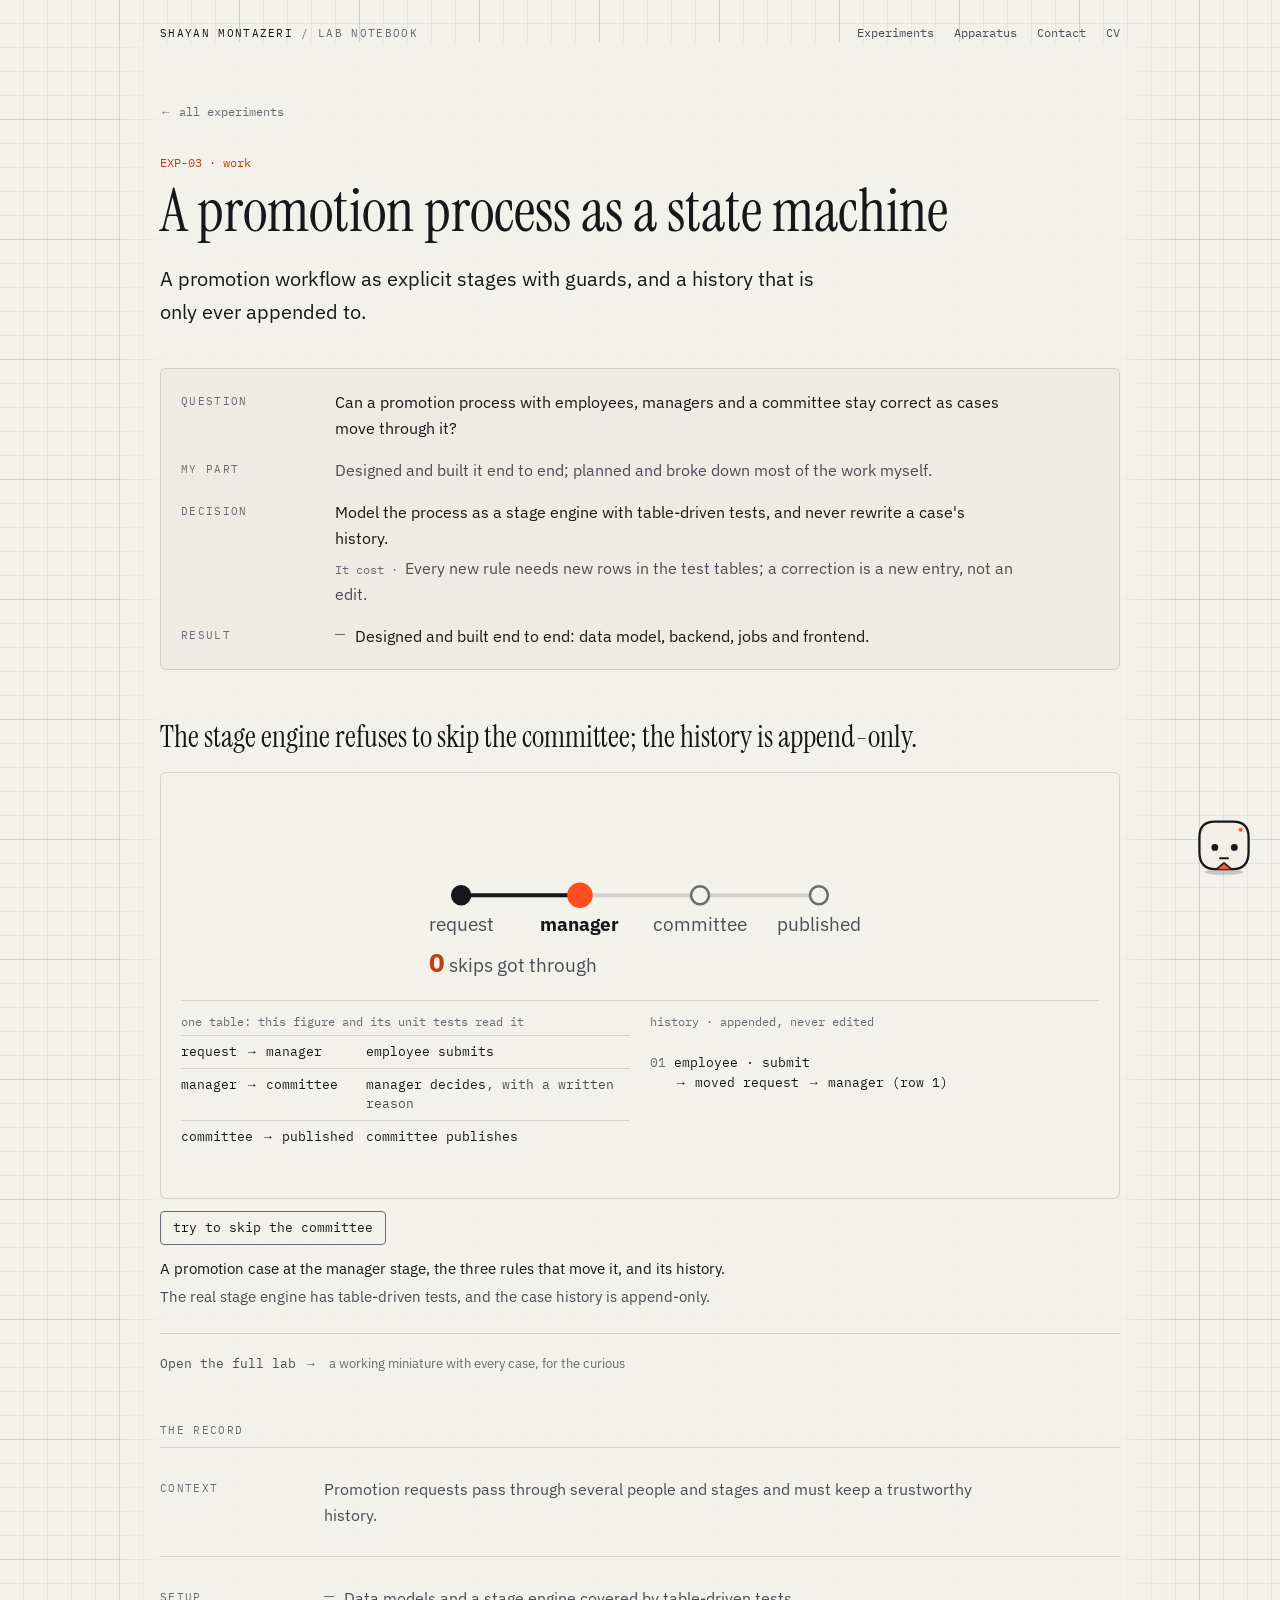
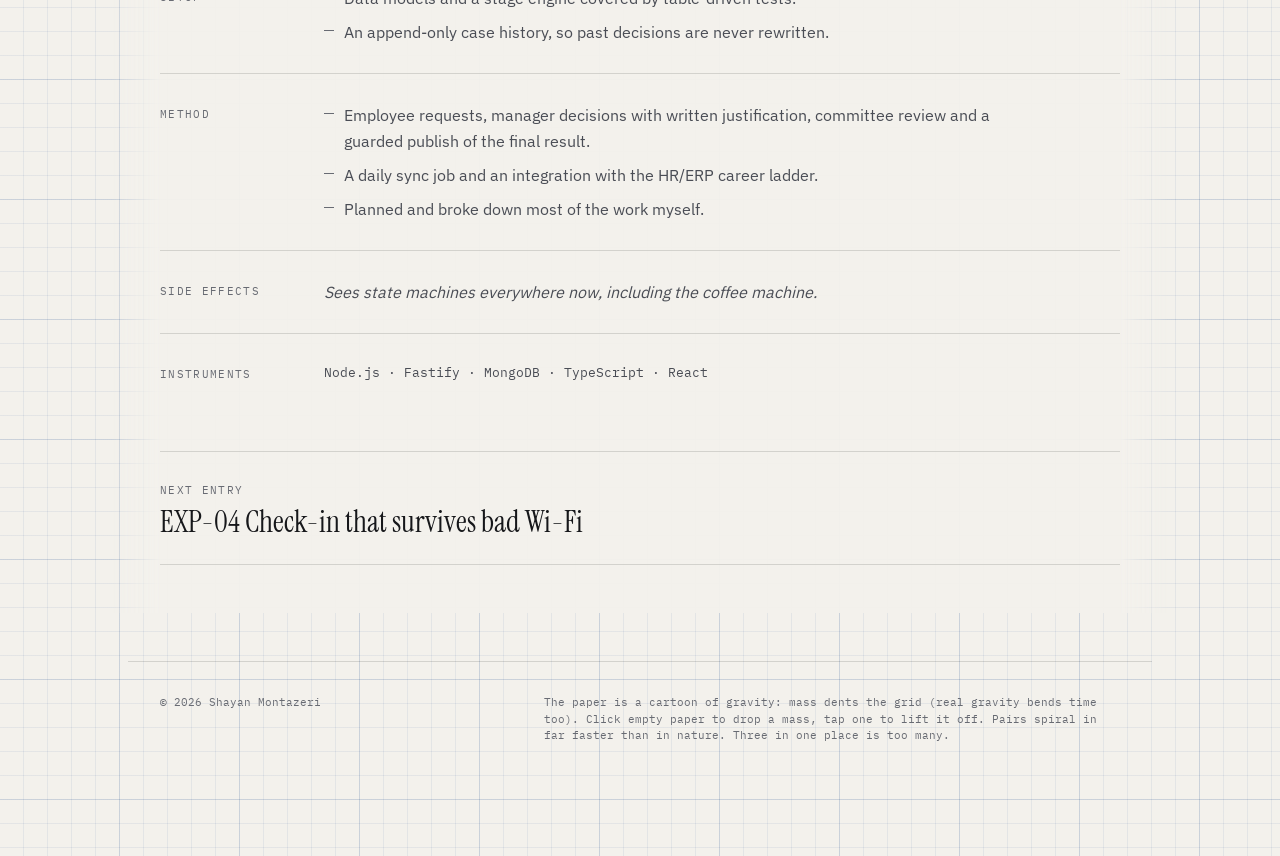
<file: experiments/promotion-state-machine/index.html>
<!DOCTYPE html><html lang="en" class="sans_8cfd366e-module__dZOgLq__variable mono_6d2b035-module__jGFyya__variable display_9079dc59-module__O7WTVq__variable"><head><meta charSet="utf-8"/><meta name="viewport" content="width=device-width, initial-scale=1"/><link rel="preload" href="/_next/static/media/ibm_plex_mono_latin_400_normal.p.15bn-bt6r468-.woff2" as="font" crossorigin="" type="font/woff2"/><link rel="preload" href="/_next/static/media/ibm_plex_sans_latin_400_normal-s.p.0l-vv37ssd90w.woff2" as="font" crossorigin="" type="font/woff2"/><link rel="preload" href="/_next/static/media/ibm_plex_sans_latin_700_normal-s.p.0~z9rsupns3rv.woff2" as="font" crossorigin="" type="font/woff2"/><link rel="preload" href="/_next/static/media/instrument_serif_latin_400_normal-s.p.16egmc1t~e81l.woff2" as="font" crossorigin="" type="font/woff2"/><link rel="stylesheet" href="/_next/static/chunks/0a2r5zpljf6ub.css" data-precedence="next"/><link rel="preload" as="script" fetchPriority="low" href="/_next/static/chunks/07iwn3dl.fn-..js"/><script src="/_next/static/chunks/07uz2g0_38qia.js" async=""></script><script src="/_next/static/chunks/08dypk6wl8mhd.js" async=""></script><script src="/_next/static/chunks/07lhk_q6pmm3r.js" async=""></script><script src="/_next/static/chunks/turbopack-0zt7ewqba6dx..js" async=""></script><script src="/_next/static/chunks/0ei3w8_l5bdvl.js" async=""></script><script src="/_next/static/chunks/0d3shmwh5_nmn.js" async=""></script><script src="/_next/static/chunks/0i5a3ouo_kt2o.js" async=""></script><script src="/_next/static/chunks/0neayrtyud5kv.js" async=""></script><link rel="preload" href="/_next/static/chunks/0ih0z6cld5j.n.js" as="script" fetchPriority="low"/><meta name="next-size-adjust" content=""/><meta name="theme-color" content="#f3f1ec" media="(prefers-color-scheme: light)"/><meta name="theme-color" content="#0d0e10" media="(prefers-color-scheme: dark)"/><title>EXP-03 A promotion process as a state machine — Shayan Montazeri</title><meta name="description" content="Can a promotion process with employees, managers and a committee stay correct as cases move through it?"/><link rel="author" href="/humans.txt"/><meta name="author" content="Shayan Montazeri"/><link rel="canonical" href="https://shayan-m81.github.io/experiments/promotion-state-machine/"/><meta property="og:title" content="EXP-03 A promotion process as a state machine"/><meta property="og:description" content="A promotion workflow as explicit stages with guards, and a history that is only ever appended to."/><meta property="og:url" content="https://shayan-m81.github.io/experiments/promotion-state-machine/"/><meta property="og:image" content="https://shayan-m81.github.io/og.png"/><meta property="og:image:width" content="1200"/><meta property="og:image:height" content="630"/><meta property="og:image:alt" content="A promotion process as a state machine"/><meta property="og:type" content="article"/><meta name="twitter:card" content="summary_large_image"/><meta name="twitter:title" content="EXP-03 A promotion process as a state machine"/><meta name="twitter:description" content="A promotion workflow as explicit stages with guards, and a history that is only ever appended to."/><meta name="twitter:image" content="https://shayan-m81.github.io/og.png"/><link rel="icon" href="/icon.svg?icon.17_fh_a4utl~5.svg" sizes="any" type="image/svg+xml"/><script src="/_next/static/chunks/03~yq9q893hmn.js" noModule=""></script></head><body><div hidden=""><!--$--><!--/$--></div><div class="intro " role="status" aria-label="Opening the lab notebook"><div class="intro-card"><svg viewBox="0 0 56 56" width="64" height="64" aria-hidden="true" class="intro-face"><ellipse cx="28" cy="52.5" rx="17" ry="2.6" fill="#000" opacity="0.18"/><path d="M20 8.5 H36 C45 8.5 49.5 13 49.5 22 V35 C49.5 45 45 50 35.5 50 H20.5 C11 50 6.5 45 6.5 35 V22 C6.5 13 11 8.5 20 8.5 Z" fill="#f4efe6" stroke="#16171a" stroke-width="2"/><path d="M21.5 50 L28 44.5 L34.5 50" fill="#ff5a2a" stroke="#16171a" stroke-width="1.4" stroke-linejoin="round"/><circle cx="42.5" cy="15.5" r="1.8" fill="#ff5a2a"/><ellipse cx="20" cy="31" rx="3" ry="3" fill="#16171a"/><ellipse cx="37" cy="31" rx="3" ry="3" fill="#16171a"/><path d="M24.5 40.5 L31.5 40.5" stroke="#16171a" stroke-width="1.7" stroke-linecap="round" fill="none"/></svg><p class="intro-label">Lab notebook · No. 1</p><p class="intro-name">Shayan Montazeri</p><ul class="intro-steps" aria-hidden="true"><li><span class="intro-mark">·</span>calibrating gravity</li><li><span class="intro-mark">·</span>building the name from particles</li><li><span class="intro-mark">·</span>waking the resident</li></ul><span class="intro-bar" aria-hidden="true"><span style="transform:scaleX(0.080)"></span></span></div></div><canvas aria-hidden="true" data-spacetime="true" class="pointer-events-none fixed inset-0 -z-10 h-lvh w-screen"></canvas><div aria-hidden="true" class="pointer-events-none fixed bottom-[84px] right-4 z-40 w-[136px] rounded-sm border border-rule bg-paper px-2 py-1.5 opacity-0 transition-opacity duration-500 has-[canvas[data-on=true]]:opacity-100 sm:bottom-[104px] sm:right-6"><span class="block font-mono text-[10px] tracking-wider text-ink-3">strain h(t)</span><canvas class="mt-1 block h-9 w-full"></canvas></div><a href="#main" class="skip-link">Skip to content</a><header class="mx-auto flex max-w-5xl flex-col gap-2 px-5 pt-6 sm:flex-row sm:items-center sm:justify-between sm:gap-6 sm:px-8"><a class="label !text-ink no-underline" href="/">Shayan Montazeri<!-- --> <span class="text-ink-3">/ lab notebook</span></a><nav class="flex gap-4 whitespace-nowrap font-mono text-[11px] text-ink-2 sm:gap-5 sm:text-[12px]"><a class="tap-area hover:text-ink" href="/#experiments">Experiments</a><a class="tap-area hover:text-ink" href="/#apparatus">Apparatus</a><a class="tap-area hover:text-ink" href="/#contact">Contact</a><a class="tap-area no-underline hover:text-ink" href="/cv/">CV</a><button type="button" class="tap-area text-signal-ink hover:text-ink">Tour</button></nav></header><div data-paper="true" class="overflow-x-clip"><main id="main" class="mx-auto max-w-5xl px-5 sm:px-8"><article class="reading pt-14"><a class="tap-area font-mono text-[12px] text-ink-3 no-underline hover:text-ink" href="/#experiments">← all experiments</a><header class="mt-8" data-tour="case-title"><p class="font-mono text-[12px] text-signal-ink">EXP-03<!-- --> · <!-- -->work</p><h1 class="mt-2 font-display text-5xl leading-[1.05] sm:text-6xl">A promotion process as a state machine</h1><p class="mt-5 max-w-2xl text-xl leading-relaxed text-ink">A promotion workflow as explicit stages with guards, and a history that is only ever appended to.</p></header><dl class="mt-10 grid gap-x-6 gap-y-4 rounded-md border border-rule bg-paper-2/60 p-5 sm:grid-cols-[130px_1fr]" data-tour="case-glance"><dt class="label pt-1">Question</dt><dd class="max-w-[68ch] text-[16px] leading-relaxed text-ink">Can a promotion process with employees, managers and a committee stay correct as cases move through it?</dd><dt class="label pt-1">My part</dt><dd class="max-w-[68ch] text-[16px] leading-relaxed text-ink-2">Designed and built it end to end; planned and broke down most of the work myself.</dd><dt class="label pt-1">Decision</dt><dd class="max-w-[68ch] text-[16px] leading-relaxed text-ink" data-tour="case-decision">Model the process as a stage engine with table-driven tests, and never rewrite a case&#x27;s history.<span class="mt-1 block text-ink-2"><span class="font-mono text-[12px] text-ink-3">It cost · </span>Every new rule needs new rows in the test tables; a correction is a new entry, not an edit.</span></dd><dt class="label pt-1">Result</dt><dd class="max-w-[68ch] text-[16px] leading-relaxed text-ink"><ul class="space-y-2"><li class="relative pl-5 before:absolute before:left-0 before:top-[0.7em] before:h-px before:w-2.5 before:bg-ink-3">Designed and built end to end: data model, backend, jobs and frontend.</li></ul></dd></dl><div data-tour="case-env"><section aria-label="The point, at a glance" class="mt-12"><figure class="case-figure" aria-label="EXP-03 at a glance: a promotion case, the transition table that refuses a skipped committee, and an append-only history." data-tour="case-figure"><p class="font-display text-[26px] leading-tight text-ink sm:text-[30px]">The stage engine refuses to skip the committee; the history is append-only.</p><div class="mt-4 overflow-hidden rounded-md border border-rule bg-paper p-3 sm:p-5"><div><svg viewBox="0 0 360 150" role="img" aria-label="Stage track: request done; the case is at manager, with committee and published ahead. 1 attempt to publish without the committee, refused; 0 got through." class="mx-auto block h-auto w-full max-w-[460px] font-sans" font-size="15"><line x1="40" x2="320" y1="80" y2="80" stroke="var(--rule)" stroke-width="3"></line><line x1="40" x2="133" y1="80" y2="80" stroke="var(--ink)" stroke-width="3"></line><g><circle cx="40" cy="80" r="7" fill="var(--ink)" stroke="var(--ink)" stroke-width="2"></circle><text x="40" y="108" text-anchor="middle" fill="var(--ink-2)" font-weight="400">request</text></g><g><circle cx="133" cy="80" r="9" fill="var(--signal)" stroke="var(--signal)" stroke-width="2"></circle><text x="133" y="108" text-anchor="middle" fill="var(--ink)" font-weight="600">manager</text></g><g><circle cx="227" cy="80" r="7" fill="var(--paper)" stroke="var(--ink-3)" stroke-width="2"></circle><text x="227" y="108" text-anchor="middle" fill="var(--ink-2)" font-weight="400">committee</text></g><g><circle cx="320" cy="80" r="7" fill="var(--paper)" stroke="var(--ink-3)" stroke-width="2"></circle><text x="320" y="108" text-anchor="middle" fill="var(--ink-2)" font-weight="400">published</text></g><path d="M133 68 C 163 32, 250 28, 286 46" fill="none" stroke="var(--signal)" stroke-width="2" stroke-dasharray="5 4"></path><circle cx="296" cy="52" r="9" fill="var(--paper)" stroke="var(--signal)" stroke-width="2"></circle><line x1="290" y1="58" x2="302" y2="46" stroke="var(--signal)" stroke-width="2"></line><text x="352" y="18" text-anchor="end" fill="var(--signal-ink)">refused: the committee has not reviewed it</text><text x="15" y="140" fill="var(--ink-2)"><tspan fill="var(--signal-ink)" font-size="20" font-weight="600">0</tspan> <!-- -->skips got through</text></svg><div class="mt-4 grid gap-5 border-t border-rule pt-3 md:grid-cols-2"><table class="w-full border-collapse self-start font-mono text-[13px]"><caption class="mb-1 text-left text-[12px] text-ink-3">one table: this figure and its unit tests read it</caption><thead class="sr-only"><tr><th>move</th><th>only by</th></tr></thead><tbody><tr class="border-t border-rule text-ink"><td class="py-1.5 pr-3 align-top whitespace-nowrap">request<!-- --> → <!-- -->manager</td><td class="py-1.5 align-top">employee<!-- --> <!-- -->submits<span aria-hidden="true" class="font-semibold invisible"> <!-- -->· said no</span></td></tr><tr class="border-t border-rule text-ink"><td class="py-1.5 pr-3 align-top whitespace-nowrap">manager<!-- --> → <!-- -->committee</td><td class="py-1.5 align-top">manager<!-- --> <!-- -->decides<span class="text-ink-2">, with a written reason</span><span aria-hidden="true" class="font-semibold invisible"> <!-- -->· said no</span></td></tr><tr class="border-t border-rule text-signal-ink"><td class="py-1.5 pr-3 align-top whitespace-nowrap">committee<!-- --> → <!-- -->published</td><td class="py-1.5 align-top">committee<!-- --> <!-- -->publishes<span aria-hidden="false" class="font-semibold "> <!-- -->· said no</span></td></tr></tbody></table><div aria-live="polite"><p class="font-mono text-[12px] text-ink-3">history · appended, never edited<span class="block invisible">0<!-- --> earlier <!-- -->entries<!-- --> kept above</span></p><ol class="mt-1 space-y-1 font-mono text-[13px]"><li class="text-ink"><span class="block"><span class="text-ink-3">01</span> <!-- -->employee · submit</span><span class="block ps-[3ch]">→ moved request → manager (row 1)</span></li><li class="text-signal-ink"><span class="block"><span class="text-ink-3">02</span> <!-- -->manager · publish</span><span class="block ps-[3ch]">→ refused (row 3): wrong stage, role</span></li><li aria-hidden="true" class="invisible"><span class="block">–</span><span class="block">–</span></li></ol></div></div></div></div><div class="mt-3 flex flex-wrap items-center gap-3" data-tour="case-control"><button type="button" class="inline-flex items-center gap-2 rounded-sm border border-ink-3 bg-paper px-3 py-1.5 font-mono text-[13px] text-ink hover:border-signal hover:text-signal-ink">try to skip the committee</button></div><figcaption class="mt-3 max-w-[68ch] space-y-1 text-[15px] leading-relaxed"><span class="block text-ink">A promotion case at the manager stage, the three rules that move it, and its history.</span><span class="block text-ink-2">The real stage engine has table-driven tests, and the case history is append-only.</span></figcaption></figure><div class="mt-6 border-t border-rule pt-4"><button type="button" data-tour="case-lab" aria-expanded="false" class="tap-area font-mono text-[13px] text-ink-2 underline decoration-rule underline-offset-4 hover:text-ink"><span class="inline-grid"><span aria-hidden="true" class="invisible [grid-area:1/1]">Open the full lab →</span><span class="[grid-area:1/1]">Open the full lab →</span></span></button><span class="ml-3 text-[13px] text-ink-3">a working miniature with every case, for the curious</span></div></section></div><div class="mt-12" data-tour="case-record"><p class="label mb-2">The record</p><section class="grid gap-3 border-t border-rule py-7 sm:grid-cols-[140px_1fr] sm:gap-6"><h2 class="label pt-1">Context</h2><div class="max-w-[68ch] text-[16px] leading-relaxed text-ink-2">Promotion requests pass through several people and stages and must keep a trustworthy history.</div></section><section class="grid gap-3 border-t border-rule py-7 sm:grid-cols-[140px_1fr] sm:gap-6"><h2 class="label pt-1">Setup</h2><div class="max-w-[68ch] text-[16px] leading-relaxed text-ink-2"><ul class="space-y-2"><li class="relative pl-5 before:absolute before:left-0 before:top-[0.7em] before:h-px before:w-2.5 before:bg-ink-3">Data models and a stage engine covered by table-driven tests.</li><li class="relative pl-5 before:absolute before:left-0 before:top-[0.7em] before:h-px before:w-2.5 before:bg-ink-3">An append-only case history, so past decisions are never rewritten.</li></ul></div></section><section class="grid gap-3 border-t border-rule py-7 sm:grid-cols-[140px_1fr] sm:gap-6"><h2 class="label pt-1">Method</h2><div class="max-w-[68ch] text-[16px] leading-relaxed text-ink-2"><ul class="space-y-2"><li class="relative pl-5 before:absolute before:left-0 before:top-[0.7em] before:h-px before:w-2.5 before:bg-ink-3">Employee requests, manager decisions with written justification, committee review and a guarded publish of the final result.</li><li class="relative pl-5 before:absolute before:left-0 before:top-[0.7em] before:h-px before:w-2.5 before:bg-ink-3">A daily sync job and an integration with the HR/ERP career ladder.</li><li class="relative pl-5 before:absolute before:left-0 before:top-[0.7em] before:h-px before:w-2.5 before:bg-ink-3">Planned and broke down most of the work myself.</li></ul></div></section><section class="grid gap-3 border-t border-rule py-7 sm:grid-cols-[140px_1fr] sm:gap-6"><h2 class="label pt-1">Side effects</h2><div class="max-w-[68ch] text-[16px] leading-relaxed text-ink-2"><p class="italic">Sees state machines everywhere now, including the coffee machine.</p></div></section><section class="grid gap-3 border-t border-rule py-7 sm:grid-cols-[140px_1fr] sm:gap-6"><h2 class="label pt-1">Instruments</h2><div class="max-w-[68ch] text-[16px] leading-relaxed text-ink-2"><p class="font-mono text-[13px]">Node.js · Fastify · MongoDB · TypeScript · React</p></div></section></div><a class="mt-10 block border-y border-rule py-6 no-underline transition-colors hover:bg-paper-2" href="/experiments/offline-check-in/"><span class="label">Next entry</span><span class="mt-1 block font-display text-3xl text-ink">EXP-04<!-- --> <!-- -->Check-in that survives bad Wi-Fi</span></a></article><!--$--><!--/$--></main></div><footer class="mx-auto mt-24 flex max-w-5xl flex-wrap justify-between gap-2 border-t border-rule px-5 pt-8 pb-24 font-mono text-[11px] text-ink-3 sm:px-8 sm:pb-28"><span>© <!-- -->2026<!-- --> <!-- -->Shayan Montazeri</span><span class="max-w-xl">The paper is a cartoon of gravity: mass dents the grid (real gravity bends time too). <span class="pointer-coarse:hidden">Click</span><span class="hidden pointer-coarse:inline">Tap</span> empty paper to drop a mass, tap one to lift it off. Pairs spiral in far faster than in nature. Three in one place is too many.</span></footer><div class="resident-dock fixed bottom-4 right-4 z-40 flex max-w-[calc(100vw-2rem)] items-end gap-2 sm:bottom-6 sm:right-6 sm:max-w-[calc(100vw-3rem)]"><div aria-live="polite" class="pointer-events-none min-w-0 max-w-[288px]"></div><div class="relative shrink-0"><span role="tooltip" id="resident-tip" class="resident-bubble resident-tip absolute bottom-full right-0 mb-2 w-[248px]"><span class="mb-1.5 block min-h-[1.375em] text-[14px] leading-snug text-ink"></span><svg viewBox="0 0 100 60" aria-hidden="true" class="mb-1 h-9 w-full text-ink"><path d="M 15.36 34.00 A 40 40 0 0 1 84.64 34.00" fill="none" stroke="var(--rule)" stroke-width="1.5"></path><path d="M 33.73 17.46 A 40 40 0 0 1 43.33 14.56" fill="none" stroke="var(--ink-3)" stroke-width="4"></path><path d="M 76.77 24.27 A 40 40 0 0 1 84.64 34.00" fill="none" stroke="var(--signal)" stroke-width="4"></path><path d="M 13.63 33.00 L 10.16 31.00" stroke="var(--ink-3)" stroke-width="1"></path><path d="M 29.00 17.63 L 27.00 14.16" stroke="var(--ink-3)" stroke-width="1"></path><path d="M 50.00 12.00 L 50.00 8.00" stroke="var(--ink-3)" stroke-width="1"></path><path d="M 71.00 17.63 L 73.00 14.16" stroke="var(--ink-3)" stroke-width="1"></path><path d="M 86.37 33.00 L 89.84 31.00" stroke="var(--ink-3)" stroke-width="1"></path><line x1="50" y1="54" x2="50" y2="18" stroke="currentColor" stroke-width="1.5" stroke-linecap="round" transform="rotate(-16.800000000000004 50 54)"></line><circle cx="50" cy="54" r="2.5" fill="currentColor"></circle></svg><span class="block font-mono text-[11px] text-ink-2">Excitement level: within normal range. Found 0 of 13.</span></span><button type="button" popoverTarget="lab-menu" aria-label="The resident: open the lab menu" aria-describedby="resident-tip" class="resident-button block rounded-2xl transition duration-200 hover:-translate-y-0.5 "><span class="block "><svg viewBox="0 0 56 56" aria-hidden="true" class="resident-breathe h-14 w-14 sm:h-16 sm:w-16"><ellipse cx="28" cy="52.5" rx="17" ry="2.6" fill="#000" opacity="0.18"/><path d="M20 8.5 H36 C45 8.5 49.5 13 49.5 22 V35 C49.5 45 45 50 35.5 50 H20.5 C11 50 6.5 45 6.5 35 V22 C6.5 13 11 8.5 20 8.5 Z" fill="#f4efe6" stroke="#16171a" stroke-width="2"/><path d="M21.5 50 L28 44.5 L34.5 50" fill="#ff5a2a" stroke="#16171a" stroke-width="1.4" stroke-linejoin="round"/><circle cx="42.5" cy="15.5" r="1.8" fill="#ff5a2a"/><ellipse cx="20" cy="31" rx="3" ry="3" fill="#16171a"/><ellipse cx="37" cy="31" rx="3" ry="3" fill="#16171a"/><path d="M24.5 40.5 L31.5 40.5" stroke="#16171a" stroke-width="1.7" stroke-linecap="round" fill="none"/></svg></span></button><div id="lab-menu" popover="auto" role="dialog" aria-labelledby="lab-menu-title" class="lab-menu"><div class="lab-menu-scroll"><div class="flex items-start gap-3 p-3"><button type="button" aria-label="Poke the resident" class="resident-button shrink-0 rounded-xl"><span class="block "><svg viewBox="0 0 56 56" aria-hidden="true" class="h-14 w-14"><ellipse cx="28" cy="52.5" rx="17" ry="2.6" fill="#000" opacity="0.18"/><path d="M20 8.5 H36 C45 8.5 49.5 13 49.5 22 V35 C49.5 45 45 50 35.5 50 H20.5 C11 50 6.5 45 6.5 35 V22 C6.5 13 11 8.5 20 8.5 Z" fill="#f4efe6" stroke="#16171a" stroke-width="2"/><path d="M21.5 50 L28 44.5 L34.5 50" fill="#ff5a2a" stroke="#16171a" stroke-width="1.4" stroke-linejoin="round"/><circle cx="42.5" cy="15.5" r="1.8" fill="#ff5a2a"/><ellipse cx="20" cy="31" rx="3" ry="3" fill="#16171a"/><ellipse cx="37" cy="31" rx="3" ry="3" fill="#16171a"/><path d="M24.5 40.5 L31.5 40.5" stroke="#16171a" stroke-width="1.7" stroke-linecap="round" fill="none"/></svg></span></button><div class="min-w-0 flex-1"><p id="lab-menu-title" class="label">The resident · lab assistant</p><p class="mt-1 text-[14px] leading-snug text-ink"></p><p class="mt-1 font-mono text-[11px] text-ink-2">Excitement level: within normal range. Found 0 of 13.</p></div></div><div class="border-t border-rule px-2 pb-2 pt-2.5"><p class="label px-2 pb-1.5">Try something</p><div class="grid gap-0.5"><button type="button" class="lab-play"><span class="lab-play-icon"><svg viewBox="0 0 20 20" width="20" height="20" aria-hidden="true" fill="none" stroke="currentColor" stroke-width="1.5" stroke-linecap="round" stroke-linejoin="round"><ellipse cx="10" cy="11" rx="8" ry="2.6"></ellipse><path d="M4.6 9.4a5.6 5.4 0 0 1 10.8 0"></path><circle cx="10" cy="11" r="3.4" fill="currentColor" stroke="none"></circle></svg></span><span class="min-w-0"><span class="lab-play-title">Make a black hole</span><span class="lab-play-note">The page falls in. He copes.</span></span><span aria-hidden="true" class="lab-play-go">→</span></button></div></div><div class="grid grid-cols-3 gap-1.5 border-t border-rule p-2.5 font-mono text-[11px]"><button type="button" class="lab-tool"><svg viewBox="0 0 20 20" width="18" height="18" aria-hidden="true" fill="none" stroke="currentColor" stroke-width="1.5" stroke-linecap="round" stroke-linejoin="round"><path d="M5.5 2.5h6.5l3 3v12h-9.5z"></path><path d="M8 8.5h5M8 11.5h5M8 14.5h3"></path></svg><span>visit report</span></button><button type="button" class="lab-tool"><svg viewBox="0 0 20 20" width="18" height="18" aria-hidden="true" fill="none" stroke="currentColor" stroke-width="1.5" stroke-linecap="round" stroke-linejoin="round"><path d="M15.6 12.2a6 6 0 1 1-1.4-6.4"></path><path d="M15 2.8v3.6h-3.6"></path></svg><span>reset lab</span></button><button type="button" class="lab-tool" aria-pressed="true"><svg viewBox="0 0 20 20" width="18" height="18" aria-hidden="true" fill="none" stroke="currentColor" stroke-width="1.5" stroke-linecap="round" stroke-linejoin="round"><path d="M3.5 4.5h13v9h-7l-3.5 3v-3h-2.5z"></path></svg><span>hints on</span></button></div><p class="keyboard-only border-t border-rule px-3 py-2 font-mono text-[11px] text-ink-2">Type <kbd>hire</kbd>, <kbd>cv</kbd> or <kbd>email</kbd> anywhere: I fetch the paperwork.</p><details class="border-t border-rule"><summary class="cursor-pointer px-3 py-2.5 font-mono text-[11px] text-ink-2 hover:text-ink">lab log · <!-- -->0<!-- --> <!-- -->entries<!-- --> · <!-- -->found 0 of 13.</summary><ol role="log" aria-label="Lab log" class="space-y-1.5 px-3 pb-3 font-mono text-[11px] leading-relaxed"></ol><div class="space-y-2 border-t border-rule p-3 font-mono text-[10px] leading-relaxed text-ink-3"><p>Found 0 of 13.<!-- --> <!-- -->The rest: no spoilers. The tour knows where they are.</p><p>May I remember you next time? Only in this browser; nothing is sent anywhere.<!-- --> <button type="button" class="underline decoration-rule underline-offset-4 hover:text-ink">yes</button> <button type="button" class="underline decoration-rule underline-offset-4 hover:text-ink">no</button></p></div></details></div></div></div></div><script src="/_next/static/chunks/07iwn3dl.fn-..js" id="_R_" async=""></script><script>(self.__next_f=self.__next_f||[]).push([0])</script><script>self.__next_f.push([1,"1:\"$Sreact.fragment\"\n2:I[77087,[\"/_next/static/chunks/0ei3w8_l5bdvl.js\",\"/_next/static/chunks/0d3shmwh5_nmn.js\",\"/_next/static/chunks/0i5a3ouo_kt2o.js\"],\"Intro\"]\n3:I[92927,[\"/_next/static/chunks/0ei3w8_l5bdvl.js\",\"/_next/static/chunks/0d3shmwh5_nmn.js\",\"/_next/static/chunks/0i5a3ouo_kt2o.js\"],\"Spacetime\"]\n4:I[22016,[\"/_next/static/chunks/0ei3w8_l5bdvl.js\",\"/_next/static/chunks/0d3shmwh5_nmn.js\",\"/_next/static/chunks/0i5a3ouo_kt2o.js\",\"/_next/static/chunks/0neayrtyud5kv.js\"],\"\"]\n5:I[73438,[\"/_next/static/chunks/0ei3w8_l5bdvl.js\",\"/_next/static/chunks/0d3shmwh5_nmn.js\",\"/_next/static/chunks/0i5a3ouo_kt2o.js\"],\"Greeting\"]\n6:I[65828,[\"/_next/static/chunks/0ei3w8_l5bdvl.js\",\"/_next/static/chunks/0d3shmwh5_nmn.js\",\"/_next/static/chunks/0i5a3ouo_kt2o.js\"],\"SectionLink\"]\n7:I[18992,[\"/_next/static/chunks/0ei3w8_l5bdvl.js\",\"/_next/static/chunks/0d3shmwh5_nmn.js\",\"/_next/static/chunks/0i5a3ouo_kt2o.js\"],\"TourButton\"]\n8:I[39756,[\"/_next/static/chunks/0ei3w8_l5bdvl.js\",\"/_next/static/chunks/0d3shmwh5_nmn.js\",\"/_next/static/chunks/0i5a3ouo_kt2o.js\"],\"default\"]\n9:I[37457,[\"/_next/static/chunks/0ei3w8_l5bdvl.js\",\"/_next/static/chunks/0d3shmwh5_nmn.js\",\"/_next/static/chunks/0i5a3ouo_kt2o.js\"],\"default\"]\na:I[56280,[\"/_next/static/chunks/0ei3w8_l5bdvl.js\",\"/_next/static/chunks/0d3shmwh5_nmn.js\",\"/_next/static/chunks/0i5a3ouo_kt2o.js\"],\"Resident\"]\nc:I[97367,[\"/_next/static/chunks/0ei3w8_l5bdvl.js\",\"/_next/static/chunks/0d3shmwh5_nmn.js\",\"/_next/static/chunks/0i5a3ouo_kt2o.js\"],\"OutletBoundary\"]\nd:\"$Sreact.suspense\"\n10:I[97367,[\"/_next/static/chunks/0ei3w8_l5bdvl.js\",\"/_next/static/chunks/0d3shmwh5_nmn.js\",\"/_next/static/chunks/0i5a3ouo_kt2o.js\"],\"ViewportBoundary\"]\n12:I[97367,[\"/_next/static/chunks/0ei3w8_l5bdvl.js\",\"/_next/static/chunks/0d3shmwh5_nmn.js\",\"/_next/static/chunks/0i5a3ouo_kt2o.js\"],\"MetadataBoundary\"]\n14:I[68027,[\"/_next/static/chunks/0ei3w8_l5bdvl.js\",\"/_next/static/chunks/0d3shmwh5_nmn.js\",\"/_next/static/chunks/0i5a3ouo_kt2o.js\"],\"default\",1]\n:HL[\"/_next/static/chunks/0a2r5zpljf6ub.css\",\"style\"]\n:HL[\"/_next/static/media/ibm_plex_mono_latin_400_normal.p.15bn-bt6r468-.woff2\",\"font\",{\"crossOrigin\":\"\",\"type\":\"font/woff2\"}]\n:HL[\"/_next/static/media/ibm_plex_sans_latin_400_normal-s.p.0l-vv37ssd90w.woff2\",\"font\",{\"crossOrigin\":\"\",\"type\":\"font/woff2\"}]\n:HL[\"/_next/static/media/ibm_plex_sans_latin_700_normal-s.p.0~z9rsupns3rv.woff2\",\"font\",{\"crossOrigin\":\"\",\"type\":\"font/woff2\"}]\n:HL[\"/_next/static/media/instrument_serif_latin_400_normal-s.p.16egmc1t~e81l.woff2\",\"font\",{\"crossOrigin\":\"\",\"type\":\"font/woff2\"}]\n"])</script><script>self.__next_f.push([1,"0:{\"P\":null,\"c\":[\"\",\"experiments\",\"promotion-state-machine\",\"\"],\"q\":\"\",\"i\":false,\"f\":[[[\"\",{\"children\":[\"experiments\",{\"children\":[[\"slug\",\"promotion-state-machine\",\"d\",null],{\"children\":[\"__PAGE__\",{}]}]}]},\"$undefined\",\"$undefined\",16],[[\"$\",\"$1\",\"c\",{\"children\":[[[\"$\",\"link\",\"0\",{\"rel\":\"stylesheet\",\"href\":\"/_next/static/chunks/0a2r5zpljf6ub.css\",\"precedence\":\"next\",\"crossOrigin\":\"$undefined\",\"nonce\":\"$undefined\"}],[\"$\",\"script\",\"script-0\",{\"src\":\"/_next/static/chunks/0ei3w8_l5bdvl.js\",\"async\":true,\"nonce\":\"$undefined\"}],[\"$\",\"script\",\"script-1\",{\"src\":\"/_next/static/chunks/0d3shmwh5_nmn.js\",\"async\":true,\"nonce\":\"$undefined\"}],[\"$\",\"script\",\"script-2\",{\"src\":\"/_next/static/chunks/0i5a3ouo_kt2o.js\",\"async\":true,\"nonce\":\"$undefined\"}]],[\"$\",\"html\",null,{\"lang\":\"en\",\"className\":\"sans_8cfd366e-module__dZOgLq__variable mono_6d2b035-module__jGFyya__variable display_9079dc59-module__O7WTVq__variable\",\"children\":[\"$\",\"body\",null,{\"children\":[[\"$\",\"$L2\",null,{}],[\"$\",\"$L3\",null,{}],[\"$\",\"a\",null,{\"href\":\"#main\",\"className\":\"skip-link\",\"children\":\"Skip to content\"}],[\"$\",\"header\",null,{\"className\":\"mx-auto flex max-w-5xl flex-col gap-2 px-5 pt-6 sm:flex-row sm:items-center sm:justify-between sm:gap-6 sm:px-8\",\"children\":[[\"$\",\"$L4\",null,{\"href\":\"/\",\"className\":\"label !text-ink no-underline\",\"children\":[\"Shayan Montazeri\",\" \",[\"$\",\"span\",null,{\"className\":\"text-ink-3\",\"children\":\"/ lab notebook\"}],[\"$\",\"$L5\",null,{}]]}],[\"$\",\"nav\",null,{\"className\":\"flex gap-4 whitespace-nowrap font-mono text-[11px] text-ink-2 sm:gap-5 sm:text-[12px]\",\"children\":[[\"$\",\"$L6\",null,{\"id\":\"experiments\",\"className\":\"tap-area hover:text-ink\",\"children\":\"Experiments\"}],[\"$\",\"$L6\",null,{\"id\":\"apparatus\",\"className\":\"tap-area hover:text-ink\",\"children\":\"Apparatus\"}],[\"$\",\"$L6\",null,{\"id\":\"contact\",\"className\":\"tap-area hover:text-ink\",\"children\":\"Contact\"}],[\"$\",\"$L4\",null,{\"href\":\"/cv\",\"className\":\"tap-area no-underline hover:text-ink\",\"children\":\"CV\"}],[\"$\",\"$L7\",null,{\"className\":\"tap-area text-signal-ink hover:text-ink\"}]]}]]}],[\"$\",\"div\",null,{\"data-paper\":true,\"className\":\"overflow-x-clip\",\"children\":[\"$\",\"main\",null,{\"id\":\"main\",\"className\":\"mx-auto max-w-5xl px-5 sm:px-8\",\"children\":[\"$\",\"$L8\",null,{\"parallelRouterKey\":\"children\",\"error\":\"$undefined\",\"errorStyles\":\"$undefined\",\"errorScripts\":\"$undefined\",\"template\":[\"$\",\"$L9\",null,{}],\"templateStyles\":\"$undefined\",\"templateScripts\":\"$undefined\",\"notFound\":[[\"$\",\"section\",null,{\"className\":\"py-32\",\"children\":[[\"$\",\"p\",null,{\"className\":\"font-mono text-[12px] text-signal-ink\",\"children\":\"EXP-404\"}],[\"$\",\"h1\",null,{\"className\":\"mt-3 font-display text-5xl leading-tight\",\"children\":\"This experiment failed successfully.\"}],[\"$\",\"p\",null,{\"className\":\"mt-4 text-ink-2\",\"children\":\"The page you measured does not exist. The error bars were large.\"}],[\"$\",\"$L4\",null,{\"href\":\"/\",\"className\":\"mt-8 inline-block font-mono text-[13px] text-ink\",\"children\":\"← back to the notebook\"}]]}],[]],\"forbidden\":\"$undefined\",\"unauthorized\":\"$undefined\"}]}]}],[\"$\",\"footer\",null,{\"className\":\"mx-auto mt-24 flex max-w-5xl flex-wrap justify-between gap-2 border-t border-rule px-5 pt-8 pb-24 font-mono text-[11px] text-ink-3 sm:px-8 sm:pb-28\",\"children\":[[\"$\",\"span\",null,{\"children\":[\"© \",2026,\" \",\"Shayan Montazeri\"]}],[\"$\",\"span\",null,{\"className\":\"max-w-xl\",\"children\":[\"The paper is a cartoon of gravity: mass dents the grid (real gravity bends time too). \",[\"$\",\"span\",null,{\"className\":\"pointer-coarse:hidden\",\"children\":\"Click\"}],[\"$\",\"span\",null,{\"className\":\"hidden pointer-coarse:inline\",\"children\":\"Tap\"}],\" empty paper to drop a mass, tap one to lift it off. Pairs spiral in far faster than in nature. Three in one place is too many.\"]}]]}],[\"$\",\"$La\",null,{}]]}]}]]}],{\"children\":[[\"$\",\"$1\",\"c\",{\"children\":[null,[\"$\",\"$L8\",null,{\"parallelRouterKey\":\"children\",\"error\":\"$undefined\",\"errorStyles\":\"$undefined\",\"errorScripts\":\"$undefined\",\"template\":[\"$\",\"$L9\",null,{}],\"templateStyles\":\"$undefined\",\"templateScripts\":\"$undefined\",\"notFound\":\"$undefined\",\"forbidden\":\"$undefined\",\"unauthorized\":\"$undefined\"}]]}],{\"children\":[[\"$\",\"$1\",\"c\",{\"children\":[null,[\"$\",\"$L8\",null,{\"parallelRouterKey\":\"children\",\"error\":\"$undefined\",\"errorStyles\":\"$undefined\",\"errorScripts\":\"$undefined\",\"template\":[\"$\",\"$L9\",null,{}],\"templateStyles\":\"$undefined\",\"templateScripts\":\"$undefined\",\"notFound\":\"$undefined\",\"forbidden\":\"$undefined\",\"unauthorized\":\"$undefined\"}]]}],{\"children\":[[\"$\",\"$1\",\"c\",{\"children\":[\"$Lb\",[[\"$\",\"script\",\"script-0\",{\"src\":\"/_next/static/chunks/0neayrtyud5kv.js\",\"async\":true,\"nonce\":\"$undefined\"}]],[\"$\",\"$Lc\",null,{\"children\":[\"$\",\"$d\",null,{\"name\":\"Next.MetadataOutlet\",\"children\":\"$@e\"}]}]]}],{},null,false,null]},null,false,\"$@f\"]},null,false,\"$@f\"]},null,false,null],[\"$\",\"$1\",\"h\",{\"children\":[null,[\"$\",\"$L10\",null,{\"children\":\"$L11\"}],[\"$\",\"div\",null,{\"hidden\":true,\"children\":[\"$\",\"$L12\",null,{\"children\":[\"$\",\"$d\",null,{\"name\":\"Next.Metadata\",\"children\":\"$L13\"}]}]}],[\"$\",\"meta\",null,{\"name\":\"next-size-adjust\",\"content\":\"\"}]]}],false]],\"m\":\"$undefined\",\"G\":[\"$14\",[[\"$\",\"link\",\"0\",{\"rel\":\"stylesheet\",\"href\":\"/_next/static/chunks/0a2r5zpljf6ub.css\",\"precedence\":\"next\",\"crossOrigin\":\"$undefined\",\"nonce\":\"$undefined\"}]]],\"S\":true,\"h\":null,\"s\":\"$undefined\",\"l\":\"$undefined\",\"p\":\"$undefined\",\"d\":\"$undefined\",\"b\":\"ga9JWJTW15O8RZtgYsZqR\"}\n"])</script><script>self.__next_f.push([1,"15:[]\nf:\"$W15\"\n"])</script><script>self.__next_f.push([1,"16:I[70093,[\"/_next/static/chunks/0ei3w8_l5bdvl.js\",\"/_next/static/chunks/0d3shmwh5_nmn.js\",\"/_next/static/chunks/0i5a3ouo_kt2o.js\",\"/_next/static/chunks/0neayrtyud5kv.js\"],\"CaseBench\"]\n"])</script><script>self.__next_f.push([1,"b:[\"$\",\"article\",null,{\"className\":\"reading pt-14\",\"children\":[[\"$\",\"$L4\",null,{\"href\":\"/#experiments\",\"className\":\"tap-area font-mono text-[12px] text-ink-3 no-underline hover:text-ink\",\"children\":\"← all experiments\"}],[\"$\",\"header\",null,{\"className\":\"mt-8\",\"data-tour\":\"case-title\",\"children\":[[\"$\",\"p\",null,{\"className\":\"font-mono text-[12px] text-signal-ink\",\"children\":[\"EXP-03\",\" · \",\"work\"]}],[\"$\",\"h1\",null,{\"className\":\"mt-2 font-display text-5xl leading-[1.05] sm:text-6xl\",\"children\":\"A promotion process as a state machine\"}],[\"$\",\"p\",null,{\"className\":\"mt-5 max-w-2xl text-xl leading-relaxed text-ink\",\"children\":\"A promotion workflow as explicit stages with guards, and a history that is only ever appended to.\"}]]}],[\"$\",\"dl\",null,{\"className\":\"mt-10 grid gap-x-6 gap-y-4 rounded-md border border-rule bg-paper-2/60 p-5 sm:grid-cols-[130px_1fr]\",\"data-tour\":\"case-glance\",\"children\":[[\"$\",\"dt\",null,{\"className\":\"label pt-1\",\"children\":\"Question\"}],[\"$\",\"dd\",null,{\"className\":\"max-w-[68ch] text-[16px] leading-relaxed text-ink\",\"children\":\"Can a promotion process with employees, managers and a committee stay correct as cases move through it?\"}],[\"$\",\"dt\",null,{\"className\":\"label pt-1\",\"children\":\"My part\"}],[\"$\",\"dd\",null,{\"className\":\"max-w-[68ch] text-[16px] leading-relaxed text-ink-2\",\"children\":\"Designed and built it end to end; planned and broke down most of the work myself.\"}],[\"$\",\"dt\",null,{\"className\":\"label pt-1\",\"children\":\"Decision\"}],[\"$\",\"dd\",null,{\"className\":\"max-w-[68ch] text-[16px] leading-relaxed text-ink\",\"data-tour\":\"case-decision\",\"children\":[\"Model the process as a stage engine with table-driven tests, and never rewrite a case's history.\",[\"$\",\"span\",null,{\"className\":\"mt-1 block text-ink-2\",\"children\":[[\"$\",\"span\",null,{\"className\":\"font-mono text-[12px] text-ink-3\",\"children\":\"It cost · \"}],\"Every new rule needs new rows in the test tables; a correction is a new entry, not an edit.\"]}]]}],[\"$\",\"dt\",null,{\"className\":\"label pt-1\",\"children\":\"Result\"}],[\"$\",\"dd\",null,{\"className\":\"max-w-[68ch] text-[16px] leading-relaxed text-ink\",\"children\":[\"$\",\"ul\",null,{\"className\":\"space-y-2\",\"children\":[[\"$\",\"li\",\"Designed and built end to end: data model, backend, jobs and frontend.\",{\"className\":\"relative pl-5 before:absolute before:left-0 before:top-[0.7em] before:h-px before:w-2.5 before:bg-ink-3\",\"children\":\"Designed and built end to end: data model, backend, jobs and frontend.\"}]]}]}]]}],false,[\"$\",\"div\",null,{\"data-tour\":\"case-env\",\"children\":[\"$\",\"$L16\",null,{\"slug\":\"promotion-state-machine\"}]}],[\"$\",\"div\",null,{\"className\":\"mt-12\",\"data-tour\":\"case-record\",\"children\":[[\"$\",\"p\",null,{\"className\":\"label mb-2\",\"children\":\"The record\"}],[\"$\",\"section\",null,{\"className\":\"grid gap-3 border-t border-rule py-7 sm:grid-cols-[140px_1fr] sm:gap-6\",\"children\":[[\"$\",\"h2\",null,{\"className\":\"label pt-1\",\"children\":\"Context\"}],[\"$\",\"div\",null,{\"className\":\"max-w-[68ch] text-[16px] leading-relaxed text-ink-2\",\"children\":\"Promotion requests pass through several people and stages and must keep a trustworthy history.\"}]]}],[\"$\",\"section\",null,{\"className\":\"grid gap-3 border-t border-rule py-7 sm:grid-cols-[140px_1fr] sm:gap-6\",\"children\":[[\"$\",\"h2\",null,{\"className\":\"label pt-1\",\"children\":\"Setup\"}],[\"$\",\"div\",null,{\"className\":\"max-w-[68ch] text-[16px] leading-relaxed text-ink-2\",\"children\":[\"$\",\"ul\",null,{\"className\":\"space-y-2\",\"children\":[[\"$\",\"li\",\"Data models and a stage engine covered by table-driven tests.\",{\"className\":\"relative pl-5 before:absolute before:left-0 before:top-[0.7em] before:h-px before:w-2.5 before:bg-ink-3\",\"children\":\"Data models and a stage engine covered by table-driven tests.\"}],[\"$\",\"li\",\"An append-only case history, so past decisions are never rewritten.\",{\"className\":\"relative pl-5 before:absolute before:left-0 before:top-[0.7em] before:h-px before:w-2.5 before:bg-ink-3\",\"children\":\"An append-only case history, so past decisions are never rewritten.\"}]]}]}]]}],\"$L17\",\"$L18\",\"$undefined\",\"$L19\"]}],\"$L1a\"]}]\n"])</script><script>self.__next_f.push([1,"17:[\"$\",\"section\",null,{\"className\":\"grid gap-3 border-t border-rule py-7 sm:grid-cols-[140px_1fr] sm:gap-6\",\"children\":[[\"$\",\"h2\",null,{\"className\":\"label pt-1\",\"children\":\"Method\"}],[\"$\",\"div\",null,{\"className\":\"max-w-[68ch] text-[16px] leading-relaxed text-ink-2\",\"children\":[\"$\",\"ul\",null,{\"className\":\"space-y-2\",\"children\":[[\"$\",\"li\",\"Employee requests, manager decisions with written justification, committee review and a guarded publish of the final result.\",{\"className\":\"relative pl-5 before:absolute before:left-0 before:top-[0.7em] before:h-px before:w-2.5 before:bg-ink-3\",\"children\":\"Employee requests, manager decisions with written justification, committee review and a guarded publish of the final result.\"}],[\"$\",\"li\",\"A daily sync job and an integration with the HR/ERP career ladder.\",{\"className\":\"relative pl-5 before:absolute before:left-0 before:top-[0.7em] before:h-px before:w-2.5 before:bg-ink-3\",\"children\":\"A daily sync job and an integration with the HR/ERP career ladder.\"}],[\"$\",\"li\",\"Planned and broke down most of the work myself.\",{\"className\":\"relative pl-5 before:absolute before:left-0 before:top-[0.7em] before:h-px before:w-2.5 before:bg-ink-3\",\"children\":\"Planned and broke down most of the work myself.\"}]]}]}]]}]\n18:[\"$\",\"section\",null,{\"className\":\"grid gap-3 border-t border-rule py-7 sm:grid-cols-[140px_1fr] sm:gap-6\",\"children\":[[\"$\",\"h2\",null,{\"className\":\"label pt-1\",\"children\":\"Side effects\"}],[\"$\",\"div\",null,{\"className\":\"max-w-[68ch] text-[16px] leading-relaxed text-ink-2\",\"children\":[\"$\",\"p\",null,{\"className\":\"italic\",\"children\":\"Sees state machines everywhere now, including the coffee machine.\"}]}]]}]\n19:[\"$\",\"section\",null,{\"className\":\"grid gap-3 border-t border-rule py-7 sm:grid-cols-[140px_1fr] sm:gap-6\",\"children\":[[\"$\",\"h2\",null,{\"className\":\"label pt-1\",\"children\":\"Instruments\"}],[\"$\",\"div\",null,{\"className\":\"max-w-[68ch] text-[16px] leading-relaxed text-ink-2\",\"children\":[[\"$\",\"p\",null,{\"className\":\"font-mono text-[13px]\",\"children\":\"Node.js · Fastify · MongoDB · TypeScript · React\"}],\"$undefined\"]}]]}]\n1a:[\"$\",\"$L4\",null,{\"href\":\"/experiments/offline-check-in\",\"className\":\"mt-10 block border-y border-rule py-6 no-underline transition-colors hover:bg-paper-2\",\"children\":[[\"$\",\"span\",null,{\"className\":\"label\",\"children\":\"Next entry\"}],[\"$\",\"span\",null,{\"className\":\"mt-1 block font-display text-3xl text-ink\",\"children\":[\"EXP-04\",\" \",\"Check-in that survives bad Wi-Fi\"]}]]}]\n"])</script><script>self.__next_f.push([1,"11:[[\"$\",\"meta\",\"0\",{\"charSet\":\"utf-8\"}],[\"$\",\"meta\",\"1\",{\"name\":\"viewport\",\"content\":\"width=device-width, initial-scale=1\"}],[\"$\",\"meta\",\"2\",{\"name\":\"theme-color\",\"content\":\"#f3f1ec\",\"media\":\"(prefers-color-scheme: light)\"}],[\"$\",\"meta\",\"3\",{\"name\":\"theme-color\",\"content\":\"#0d0e10\",\"media\":\"(prefers-color-scheme: dark)\"}]]\n"])</script><script>self.__next_f.push([1,"1b:I[27201,[\"/_next/static/chunks/0ei3w8_l5bdvl.js\",\"/_next/static/chunks/0d3shmwh5_nmn.js\",\"/_next/static/chunks/0i5a3ouo_kt2o.js\"],\"IconMark\"]\ne:null\n"])</script><script>self.__next_f.push([1,"13:[[\"$\",\"title\",\"0\",{\"children\":\"EXP-03 A promotion process as a state machine — Shayan Montazeri\"}],[\"$\",\"meta\",\"1\",{\"name\":\"description\",\"content\":\"Can a promotion process with employees, managers and a committee stay correct as cases move through it?\"}],[\"$\",\"link\",\"2\",{\"rel\":\"author\",\"href\":\"/humans.txt\"}],[\"$\",\"meta\",\"3\",{\"name\":\"author\",\"content\":\"Shayan Montazeri\"}],[\"$\",\"link\",\"4\",{\"rel\":\"canonical\",\"href\":\"https://shayan-m81.github.io/experiments/promotion-state-machine/\"}],[\"$\",\"meta\",\"5\",{\"property\":\"og:title\",\"content\":\"EXP-03 A promotion process as a state machine\"}],[\"$\",\"meta\",\"6\",{\"property\":\"og:description\",\"content\":\"A promotion workflow as explicit stages with guards, and a history that is only ever appended to.\"}],[\"$\",\"meta\",\"7\",{\"property\":\"og:url\",\"content\":\"https://shayan-m81.github.io/experiments/promotion-state-machine/\"}],[\"$\",\"meta\",\"8\",{\"property\":\"og:image\",\"content\":\"https://shayan-m81.github.io/og.png\"}],[\"$\",\"meta\",\"9\",{\"property\":\"og:image:width\",\"content\":\"1200\"}],[\"$\",\"meta\",\"10\",{\"property\":\"og:image:height\",\"content\":\"630\"}],[\"$\",\"meta\",\"11\",{\"property\":\"og:image:alt\",\"content\":\"A promotion process as a state machine\"}],[\"$\",\"meta\",\"12\",{\"property\":\"og:type\",\"content\":\"article\"}],[\"$\",\"meta\",\"13\",{\"name\":\"twitter:card\",\"content\":\"summary_large_image\"}],[\"$\",\"meta\",\"14\",{\"name\":\"twitter:title\",\"content\":\"EXP-03 A promotion process as a state machine\"}],[\"$\",\"meta\",\"15\",{\"name\":\"twitter:description\",\"content\":\"A promotion workflow as explicit stages with guards, and a history that is only ever appended to.\"}],[\"$\",\"meta\",\"16\",{\"name\":\"twitter:image\",\"content\":\"https://shayan-m81.github.io/og.png\"}],[\"$\",\"link\",\"17\",{\"rel\":\"icon\",\"href\":\"/icon.svg?icon.17_fh_a4utl~5.svg\",\"sizes\":\"any\",\"type\":\"image/svg+xml\"}],[\"$\",\"$L1b\",\"18\",{}]]\n"])</script></body></html>
</file>
<file: _next/static/chunks/0a2r5zpljf6ub.css>
@font-face{font-family:sans;src:url(../media/ibm_plex_sans_latin_400_normal-s.p.0l-vv37ssd90w.woff2)format("woff2");font-display:swap;font-weight:400;font-style:normal}@font-face{font-family:sans;src:url(../media/ibm_plex_sans_latin_700_normal-s.p.0~z9rsupns3rv.woff2)format("woff2");font-display:swap;font-weight:700;font-style:normal}@font-face{font-family:sans Fallback;src:local(Arial);ascent-override:101.35%;descent-override:27.19%;line-gap-override:0.0%;size-adjust:101.13%}.sans_8cfd366e-module__dZOgLq__className{font-family:sans,sans Fallback}.sans_8cfd366e-module__dZOgLq__variable{--font-plex-sans:"sans", "sans Fallback"}
@font-face{font-family:mono;src:url(../media/ibm_plex_mono_latin_400_normal.p.15bn-bt6r468-.woff2)format("woff2");font-display:swap;font-weight:400;font-style:normal}.mono_6d2b035-module__jGFyya__className{font-family:mono}.mono_6d2b035-module__jGFyya__variable{--font-plex-mono:"mono"}
@font-face{font-family:display;src:url(../media/instrument_serif_latin_400_normal-s.p.16egmc1t~e81l.woff2)format("woff2");font-display:swap;font-weight:400;font-style:normal}@font-face{font-family:display Fallback;src:local(Times New Roman);ascent-override:117.87%;descent-override:36.91%;line-gap-override:0.0%;size-adjust:83.99%}.display_9079dc59-module__O7WTVq__className{font-family:display,display Fallback}.display_9079dc59-module__O7WTVq__variable{--font-instrument:"display", "display Fallback"}
@layer properties{@supports (((-webkit-hyphens:none)) and (not (margin-trim:block))) or ((-moz-orient:inline) and (not (color:rgb(from red r g b)))){*,:before,:after,::backdrop{--tw-translate-x:0;--tw-translate-y:0;--tw-translate-z:0;--tw-rotate-x:initial;--tw-rotate-y:initial;--tw-rotate-z:initial;--tw-skew-x:initial;--tw-skew-y:initial;--tw-pan-x:initial;--tw-pan-y:initial;--tw-pinch-zoom:initial;--tw-space-y-reverse:0;--tw-divide-y-reverse:0;--tw-border-style:solid;--tw-leading:initial;--tw-font-weight:initial;--tw-tracking:initial;--tw-ordinal:initial;--tw-slashed-zero:initial;--tw-numeric-figure:initial;--tw-numeric-spacing:initial;--tw-numeric-fraction:initial;--tw-shadow:0 0 #0000;--tw-shadow-color:initial;--tw-shadow-alpha:100%;--tw-inset-shadow:0 0 #0000;--tw-inset-shadow-color:initial;--tw-inset-shadow-alpha:100%;--tw-ring-color:initial;--tw-ring-shadow:0 0 #0000;--tw-inset-ring-color:initial;--tw-inset-ring-shadow:0 0 #0000;--tw-ring-inset:initial;--tw-ring-offset-width:0px;--tw-ring-offset-color:#fff;--tw-ring-offset-shadow:0 0 #0000;--tw-outline-style:solid;--tw-duration:initial;--tw-ease:initial;--tw-content:""}}}@layer theme{:root,:host{--spacing:.25rem;--container-xl:36rem;--container-2xl:42rem;--container-3xl:48rem;--container-5xl:64rem;--text-sm:.875rem;--text-sm--line-height:calc(1.25 / .875);--text-lg:1.125rem;--text-lg--line-height:calc(1.75 / 1.125);--text-xl:1.25rem;--text-xl--line-height:calc(1.75 / 1.25);--text-2xl:1.5rem;--text-2xl--line-height:calc(2 / 1.5);--text-3xl:1.875rem;--text-3xl--line-height:calc(2.25 / 1.875);--text-5xl:3rem;--text-5xl--line-height:1;--text-6xl:3.75rem;--text-6xl--line-height:1;--font-weight-semibold:600;--font-weight-bold:700;--tracking-wide:.025em;--tracking-wider:.05em;--leading-tight:1.25;--leading-snug:1.375;--leading-relaxed:1.625;--radius-sm:.25rem;--radius-md:.375rem;--radius-xl:.75rem;--radius-2xl:1rem;--ease-out:cubic-bezier(0, 0, .2, 1);--ease-in-out:cubic-bezier(.4, 0, .2, 1);--default-transition-duration:.15s;--default-transition-timing-function:cubic-bezier(.4, 0, .2, 1);--default-font-family:var(--font-plex-sans);--default-mono-font-family:var(--font-plex-mono)}}@layer base{*,:after,:before,::backdrop{box-sizing:border-box;border:0 solid;margin:0;padding:0}::file-selector-button{box-sizing:border-box;border:0 solid;margin:0;padding:0}html,:host{-webkit-text-size-adjust:100%;tab-size:4;line-height:1.5;font-family:var(--default-font-family,-apple-system, BlinkMacSystemFont, "Segoe UI", Roboto, "Helvetica Neue", "Noto Sans", Arial, sans-serif, "Apple Color Emoji", "Segoe UI Emoji", "Segoe UI Symbol", "Noto Color Emoji");font-feature-settings:var(--default-font-feature-settings,normal);font-variation-settings:var(--default-font-variation-settings,normal);-webkit-tap-highlight-color:transparent}hr{height:0;color:inherit;border-top-width:1px}abbr:where([title]){-webkit-text-decoration:underline dotted;text-decoration:underline dotted}h1,h2,h3,h4,h5,h6{font-size:inherit;font-weight:inherit}a{color:inherit;-webkit-text-decoration:inherit;-webkit-text-decoration:inherit;-webkit-text-decoration:inherit;-webkit-text-decoration:inherit;text-decoration:inherit}b,strong{font-weight:bolder}code,kbd,samp,pre{font-family:var(--default-mono-font-family,ui-monospace, SFMono-Regular, Menlo, Monaco, Consolas, "Liberation Mono", "Courier New", monospace);font-feature-settings:var(--default-mono-font-feature-settings,normal);font-variation-settings:var(--default-mono-font-variation-settings,normal);font-size:1em}small{font-size:80%}sub,sup{vertical-align:baseline;font-size:75%;line-height:0;position:relative}sub{bottom:-.25em}sup{top:-.5em}table{text-indent:0;border-color:inherit;border-collapse:collapse}:-moz-focusring:where(:not(iframe)){outline:auto}progress{vertical-align:baseline}summary{display:list-item}ol,ul,menu{list-style:none}img,svg,video,canvas,audio,iframe,embed,object{vertical-align:middle;display:block}img,video{max-width:100%;height:auto}button,input,select,optgroup,textarea{font:inherit;font-feature-settings:inherit;font-variation-settings:inherit;letter-spacing:inherit;color:inherit;opacity:1;background-color:#0000;border-radius:0}::file-selector-button{font:inherit;font-feature-settings:inherit;font-variation-settings:inherit;letter-spacing:inherit;color:inherit;opacity:1;background-color:#0000;border-radius:0}:where(select:is([multiple],[size])) optgroup{font-weight:bolder}:where(select:is([multiple],[size])) optgroup option{padding-inline-start:20px}::file-selector-button{margin-inline-end:4px}::placeholder{opacity:1}@supports (not ((-webkit-appearance:-apple-pay-button))) or (contain-intrinsic-size:1px){::placeholder{color:currentColor}@supports (color:color-mix(in lab, red, red)){::placeholder{color:color-mix(in oklab, currentcolor 50%, transparent)}}}textarea{resize:vertical}::-webkit-search-decoration{-webkit-appearance:none}::-webkit-date-and-time-value{min-height:1lh;text-align:inherit}::-webkit-datetime-edit{display:inline-flex}::-webkit-datetime-edit-fields-wrapper{padding:0}::-webkit-datetime-edit{padding-block:0}::-webkit-datetime-edit-year-field{padding-block:0}::-webkit-datetime-edit-month-field{padding-block:0}::-webkit-datetime-edit-day-field{padding-block:0}::-webkit-datetime-edit-hour-field{padding-block:0}::-webkit-datetime-edit-minute-field{padding-block:0}::-webkit-datetime-edit-second-field{padding-block:0}::-webkit-datetime-edit-millisecond-field{padding-block:0}::-webkit-datetime-edit-meridiem-field{padding-block:0}::-webkit-calendar-picker-indicator{line-height:1}:-moz-ui-invalid{box-shadow:none}button,input:where([type=button],[type=reset],[type=submit]){appearance:button}::file-selector-button{appearance:button}::-webkit-inner-spin-button{height:auto}::-webkit-outer-spin-button{height:auto}[hidden]:where(:not([hidden=until-found])){display:none!important}}@layer components;@layer utilities{.pointer-events-auto{pointer-events:auto}.pointer-events-none{pointer-events:none}.\!visible{visibility:visible!important}.collapse{visibility:collapse}.invisible{visibility:hidden}.visible{visibility:visible}.sr-only{clip-path:inset(50%);white-space:nowrap;border-width:0;width:1px;height:1px;margin:-1px;padding:0;position:absolute;overflow:hidden}.absolute{position:absolute}.fixed{position:fixed}.relative{position:relative}.static{position:static}.sticky{position:sticky}.inset-0{inset:0}.inset-y-0{inset-block:0}.-top-2{top:calc(var(--spacing) * -2)}.-top-7{top:calc(var(--spacing) * -7)}.top-0{top:0}.top-1\.5{top:calc(var(--spacing) * 1.5)}.top-8{top:calc(var(--spacing) * 8)}.right-0{right:0}.right-2{right:calc(var(--spacing) * 2)}.right-4{right:calc(var(--spacing) * 4)}.bottom-0{bottom:0}.bottom-4{bottom:calc(var(--spacing) * 4)}.bottom-\[84px\]{bottom:84px}.bottom-full{bottom:100%}.-left-7{left:calc(var(--spacing) * -7)}.left-0{left:0}.left-1\/2{left:50%}.-z-10{z-index:calc(10 * -1)}.-z-\[1\]{z-index:calc(1 * -1)}.z-10{z-index:10}.z-40{z-index:40}.order-first{order:-9999}.container{width:100%}@media (min-width:40rem){.container{max-width:40rem}}@media (min-width:48rem){.container{max-width:48rem}}@media (min-width:64rem){.container{max-width:64rem}}@media (min-width:80rem){.container{max-width:80rem}}@media (min-width:96rem){.container{max-width:96rem}}.m-4{margin:calc(var(--spacing) * 4)}.m-6{margin:calc(var(--spacing) * 6)}.mx-auto{margin-inline:auto}.ms-2{margin-inline-start:calc(var(--spacing) * 2)}.ms-auto{margin-inline-start:auto}.me-1\.5{margin-inline-end:calc(var(--spacing) * 1.5)}.mt-1{margin-top:var(--spacing)}.mt-1\.5{margin-top:calc(var(--spacing) * 1.5)}.mt-2{margin-top:calc(var(--spacing) * 2)}.mt-3{margin-top:calc(var(--spacing) * 3)}.mt-4{margin-top:calc(var(--spacing) * 4)}.mt-5{margin-top:calc(var(--spacing) * 5)}.mt-6{margin-top:calc(var(--spacing) * 6)}.mt-8{margin-top:calc(var(--spacing) * 8)}.mt-10{margin-top:calc(var(--spacing) * 10)}.mt-12{margin-top:calc(var(--spacing) * 12)}.mt-24{margin-top:calc(var(--spacing) * 24)}.mr-2{margin-right:calc(var(--spacing) * 2)}.mb-1{margin-bottom:var(--spacing)}.mb-1\.5{margin-bottom:calc(var(--spacing) * 1.5)}.mb-2{margin-bottom:calc(var(--spacing) * 2)}.mb-3{margin-bottom:calc(var(--spacing) * 3)}.mb-6{margin-bottom:calc(var(--spacing) * 6)}.ml-3{margin-left:calc(var(--spacing) * 3)}.block{display:block}.contents{display:contents}.flex{display:flex}.grid{display:grid}.hidden{display:none}.inline{display:inline}.inline-block{display:inline-block}.inline-flex{display:inline-flex}.inline-grid{display:inline-grid}.table{display:table}.h-0{height:0}.h-2{height:calc(var(--spacing) * 2)}.h-3{height:calc(var(--spacing) * 3)}.h-3\.5{height:calc(var(--spacing) * 3.5)}.h-4{height:calc(var(--spacing) * 4)}.h-9{height:calc(var(--spacing) * 9)}.h-14{height:calc(var(--spacing) * 14)}.h-32{height:calc(var(--spacing) * 32)}.h-36{height:calc(var(--spacing) * 36)}.h-48{height:calc(var(--spacing) * 48)}.h-64{height:calc(var(--spacing) * 64)}.h-\[2lh\]{height:2lh}.h-\[380px\]{height:380px}.h-\[clamp\(260px\,40vh\,340px\)\]{height:clamp(260px,40vh,340px)}.h-auto{height:auto}.h-full{height:100%}.h-lvh{height:100lvh}.min-h-4{min-height:calc(var(--spacing) * 4)}.min-h-5{min-height:calc(var(--spacing) * 5)}.min-h-\[1\.375em\]{min-height:1.375em}.min-h-\[2lh\]{min-height:2lh}.min-h-\[3em\]{min-height:3em}.min-h-\[3lh\]{min-height:3lh}.min-h-\[4lh\]{min-height:4lh}.min-h-\[5lh\]{min-height:5lh}.min-h-\[7lh\]{min-height:7lh}.w-0{width:0}.w-2{width:calc(var(--spacing) * 2)}.w-2\.5{width:calc(var(--spacing) * 2.5)}.w-3\.5{width:calc(var(--spacing) * 3.5)}.w-10{width:calc(var(--spacing) * 10)}.w-14{width:calc(var(--spacing) * 14)}.w-28{width:calc(var(--spacing) * 28)}.w-40{width:calc(var(--spacing) * 40)}.w-44{width:calc(var(--spacing) * 44)}.w-60{width:calc(var(--spacing) * 60)}.w-\[3px\]{width:3px}.w-\[7ch\]{width:7ch}.w-\[8ch\]{width:8ch}.w-\[10ch\]{width:10ch}.w-\[15ch\]{width:15ch}.w-\[20ch\]{width:20ch}.w-\[22ch\]{width:22ch}.w-\[40ch\]{width:40ch}.w-\[63px\]{width:63px}.w-\[136px\]{width:136px}.w-\[200px\]{width:200px}.w-\[248px\]{width:248px}.w-\[min\(288px\,calc\(100vw-120px\)\)\]{width:min(288px,100vw - 120px)}.w-full{width:100%}.w-screen{width:100vw}.max-w-2xl{max-width:var(--container-2xl)}.max-w-3xl{max-width:var(--container-3xl)}.max-w-5xl{max-width:var(--container-5xl)}.max-w-\[22rem\]{max-width:22rem}.max-w-\[68ch\]{max-width:68ch}.max-w-\[260px\]{max-width:260px}.max-w-\[280px\]{max-width:280px}.max-w-\[288px\]{max-width:288px}.max-w-\[440px\]{max-width:440px}.max-w-\[460px\]{max-width:460px}.max-w-\[480px\]{max-width:480px}.max-w-\[820px\]{max-width:820px}.max-w-\[calc\(100vw-2rem\)\]{max-width:calc(100vw - 2rem)}.max-w-full{max-width:100%}.max-w-prose{max-width:65ch}.max-w-xl{max-width:var(--container-xl)}.min-w-0{min-width:0}.min-w-\[39ch\]{min-width:39ch}.flex-1{flex:1}.flex-none{flex:none}.shrink{flex-shrink:1}.shrink-0{flex-shrink:0}.grow{flex-grow:1}.basis-full{flex-basis:100%}.border-collapse{border-collapse:collapse}.-translate-x-1\/2{--tw-translate-x:calc(calc(1 / 2 * 100%) * -1);translate:var(--tw-translate-x) var(--tw-translate-y)}.\[transform\:scaleY\(0\.15\)\]{transform:scaleY(.15)}.transform{transform:var(--tw-rotate-x, ) var(--tw-rotate-y, ) var(--tw-rotate-z, ) var(--tw-skew-x, ) var(--tw-skew-y, )}.cursor-pointer{cursor:pointer}.touch-pan-y{--tw-pan-y:pan-y;touch-action:var(--tw-pan-x, ) var(--tw-pan-y, ) var(--tw-pinch-zoom, )}.resize{resize:both}.resize-y{resize:vertical}.scroll-mt-8{scroll-margin-top:calc(var(--spacing) * 8)}.list-inside{list-style-position:inside}.list-disc{list-style-type:disc}.grid-cols-3{grid-template-columns:repeat(3,minmax(0,1fr))}.grid-cols-\[1\.1em_minmax\(0\,1fr\)_auto_4ch\]{grid-template-columns:1.1em minmax(0,1fr) auto 4ch}.flex-col{flex-direction:column}.flex-nowrap{flex-wrap:nowrap}.flex-wrap{flex-wrap:wrap}.content-center{align-content:center}.content-start{align-content:flex-start}.items-baseline{align-items:baseline}.items-center{align-items:center}.items-end{align-items:flex-end}.items-start{align-items:flex-start}.justify-between{justify-content:space-between}.justify-center{justify-content:center}.gap-0\.5{gap:calc(var(--spacing) * .5)}.gap-1{gap:var(--spacing)}.gap-1\.5{gap:calc(var(--spacing) * 1.5)}.gap-2{gap:calc(var(--spacing) * 2)}.gap-3{gap:calc(var(--spacing) * 3)}.gap-4{gap:calc(var(--spacing) * 4)}.gap-5{gap:calc(var(--spacing) * 5)}.gap-8{gap:calc(var(--spacing) * 8)}.gap-10{gap:calc(var(--spacing) * 10)}.gap-\[2px\]{gap:2px}.gap-px{gap:1px}:where(.space-y-0\.5>:not(:last-child)){--tw-space-y-reverse:0;margin-block-start:calc(calc(var(--spacing) * .5) * var(--tw-space-y-reverse));margin-block-end:calc(calc(var(--spacing) * .5) * calc(1 - var(--tw-space-y-reverse)))}:where(.space-y-1>:not(:last-child)){--tw-space-y-reverse:0;margin-block-start:calc(var(--spacing) * var(--tw-space-y-reverse));margin-block-end:calc(var(--spacing) * calc(1 - var(--tw-space-y-reverse)))}:where(.space-y-1\.5>:not(:last-child)){--tw-space-y-reverse:0;margin-block-start:calc(calc(var(--spacing) * 1.5) * var(--tw-space-y-reverse));margin-block-end:calc(calc(var(--spacing) * 1.5) * calc(1 - var(--tw-space-y-reverse)))}:where(.space-y-2>:not(:last-child)){--tw-space-y-reverse:0;margin-block-start:calc(calc(var(--spacing) * 2) * var(--tw-space-y-reverse));margin-block-end:calc(calc(var(--spacing) * 2) * calc(1 - var(--tw-space-y-reverse)))}:where(.space-y-3>:not(:last-child)){--tw-space-y-reverse:0;margin-block-start:calc(calc(var(--spacing) * 3) * var(--tw-space-y-reverse));margin-block-end:calc(calc(var(--spacing) * 3) * calc(1 - var(--tw-space-y-reverse)))}:where(.space-y-4>:not(:last-child)){--tw-space-y-reverse:0;margin-block-start:calc(calc(var(--spacing) * 4) * var(--tw-space-y-reverse));margin-block-end:calc(calc(var(--spacing) * 4) * calc(1 - var(--tw-space-y-reverse)))}.gap-x-1\.5{column-gap:calc(var(--spacing) * 1.5)}.gap-x-2{column-gap:calc(var(--spacing) * 2)}.gap-x-3{column-gap:calc(var(--spacing) * 3)}.gap-x-4{column-gap:calc(var(--spacing) * 4)}.gap-x-5{column-gap:calc(var(--spacing) * 5)}.gap-x-6{column-gap:calc(var(--spacing) * 6)}.gap-y-1{row-gap:var(--spacing)}.gap-y-2{row-gap:calc(var(--spacing) * 2)}.gap-y-3{row-gap:calc(var(--spacing) * 3)}.gap-y-4{row-gap:calc(var(--spacing) * 4)}:where(.divide-y>:not(:last-child)){--tw-divide-y-reverse:0;border-bottom-style:var(--tw-border-style);border-top-style:var(--tw-border-style);border-top-width:calc(1px * var(--tw-divide-y-reverse));border-bottom-width:calc(1px * calc(1 - var(--tw-divide-y-reverse)))}:where(.divide-rule>:not(:last-child)){border-color:var(--rule)}.self-start{align-self:flex-start}.truncate{text-overflow:ellipsis;white-space:nowrap;overflow:hidden}.overflow-hidden{overflow:hidden}.overflow-visible{overflow:visible}.overflow-x-auto{overflow-x:auto}.overflow-x-clip{overflow-x:clip}.overflow-y-auto{overflow-y:auto}.overscroll-x-contain{overscroll-behavior-x:contain}.rounded-2xl{border-radius:var(--radius-2xl)}.rounded-\[6px\]{border-radius:6px}.rounded-full{border-radius:2147480000px}.rounded-md{border-radius:var(--radius-md)}.rounded-sm{border-radius:var(--radius-sm)}.rounded-xl{border-radius:var(--radius-xl)}.border{border-style:var(--tw-border-style);border-width:1px}.border-y{border-block-style:var(--tw-border-style);border-block-width:1px}.border-t{border-top-style:var(--tw-border-style);border-top-width:1px}.border-b{border-bottom-style:var(--tw-border-style);border-bottom-width:1px}.border-l{border-left-style:var(--tw-border-style);border-left-width:1px}.border-l-2{border-left-style:var(--tw-border-style);border-left-width:2px}.border-dashed{--tw-border-style:dashed;border-style:dashed}.border-dotted{--tw-border-style:dotted;border-style:dotted}.border-\[\#16171a\]{border-color:#16171a}.border-ink-3{border-color:var(--ink-3)}.border-rule{border-color:var(--rule)}.border-signal{border-color:var(--signal)}.bg-\[var\(--signal-soft\)\]{background-color:var(--signal-soft)}.bg-ink{background-color:var(--ink)}.bg-ink-2{background-color:var(--ink-2)}.bg-ink-3{background-color:var(--ink-3)}.bg-paper{background-color:var(--paper)}.bg-paper-2,.bg-paper-2\/60{background-color:var(--paper-2)}@supports (color:color-mix(in lab, red, red)){.bg-paper-2\/60{background-color:color-mix(in oklab, var(--paper-2) 60%, transparent)}}.bg-rule{background-color:var(--rule)}.bg-signal{background-color:var(--signal)}.bg-transparent{background-color:#0000}.bg-\[linear-gradient\(to_left\,var\(--paper\)\,transparent\)\]{background-image:linear-gradient(to left,var(--paper),transparent)}.p-2\.5{padding:calc(var(--spacing) * 2.5)}.p-3{padding:calc(var(--spacing) * 3)}.p-5{padding:calc(var(--spacing) * 5)}.px-1{padding-inline:var(--spacing)}.px-1\.5{padding-inline:calc(var(--spacing) * 1.5)}.px-2{padding-inline:calc(var(--spacing) * 2)}.px-2\.5{padding-inline:calc(var(--spacing) * 2.5)}.px-3{padding-inline:calc(var(--spacing) * 3)}.px-4{padding-inline:calc(var(--spacing) * 4)}.px-5{padding-inline:calc(var(--spacing) * 5)}.py-0\.5{padding-block:calc(var(--spacing) * .5)}.py-1{padding-block:var(--spacing)}.py-1\.5{padding-block:calc(var(--spacing) * 1.5)}.py-2{padding-block:calc(var(--spacing) * 2)}.py-2\.5{padding-block:calc(var(--spacing) * 2.5)}.py-4{padding-block:calc(var(--spacing) * 4)}.py-5{padding-block:calc(var(--spacing) * 5)}.py-6{padding-block:calc(var(--spacing) * 6)}.py-7{padding-block:calc(var(--spacing) * 7)}.py-32{padding-block:calc(var(--spacing) * 32)}.ps-3{padding-inline-start:calc(var(--spacing) * 3)}.ps-4{padding-inline-start:calc(var(--spacing) * 4)}.ps-\[3ch\]{padding-inline-start:3ch}.pt-1{padding-top:var(--spacing)}.pt-2{padding-top:calc(var(--spacing) * 2)}.pt-2\.5{padding-top:calc(var(--spacing) * 2.5)}.pt-3{padding-top:calc(var(--spacing) * 3)}.pt-4{padding-top:calc(var(--spacing) * 4)}.pt-6{padding-top:calc(var(--spacing) * 6)}.pt-8{padding-top:calc(var(--spacing) * 8)}.pt-14{padding-top:calc(var(--spacing) * 14)}.pr-3{padding-right:calc(var(--spacing) * 3)}.pr-5{padding-right:calc(var(--spacing) * 5)}.pb-0\.5{padding-bottom:calc(var(--spacing) * .5)}.pb-1\.5{padding-bottom:calc(var(--spacing) * 1.5)}.pb-2{padding-bottom:calc(var(--spacing) * 2)}.pb-3{padding-bottom:calc(var(--spacing) * 3)}.pb-24{padding-bottom:calc(var(--spacing) * 24)}.pl-3{padding-left:calc(var(--spacing) * 3)}.pl-4{padding-left:calc(var(--spacing) * 4)}.pl-5{padding-left:calc(var(--spacing) * 5)}.text-center{text-align:center}.text-left{text-align:left}.text-right{text-align:right}.align-\[-1px\]{vertical-align:-1px}.align-top{vertical-align:top}.font-display{font-family:var(--font-instrument)}.font-mono{font-family:var(--font-plex-mono)}.font-sans{font-family:var(--font-plex-sans)}.text-2xl{font-size:var(--text-2xl);line-height:var(--tw-leading,var(--text-2xl--line-height))}.text-3xl{font-size:var(--text-3xl);line-height:var(--tw-leading,var(--text-3xl--line-height))}.text-5xl{font-size:var(--text-5xl);line-height:var(--tw-leading,var(--text-5xl--line-height))}.text-sm{font-size:var(--text-sm);line-height:var(--tw-leading,var(--text-sm--line-height))}.text-xl{font-size:var(--text-xl);line-height:var(--tw-leading,var(--text-xl--line-height))}.text-\[10\.5px\]{font-size:10.5px}.text-\[10px\]{font-size:10px}.text-\[11px\]{font-size:11px}.text-\[12px\]{font-size:12px}.text-\[13px\]{font-size:13px}.text-\[14px\]{font-size:14px}.text-\[15px\]{font-size:15px}.text-\[16px\]{font-size:16px}.text-\[17px\]{font-size:17px}.text-\[26px\]{font-size:26px}.text-\[28px\]{font-size:28px}.leading-4{--tw-leading:calc(var(--spacing) * 4);line-height:calc(var(--spacing) * 4)}.leading-5{--tw-leading:calc(var(--spacing) * 5);line-height:calc(var(--spacing) * 5)}.leading-7{--tw-leading:calc(var(--spacing) * 7);line-height:calc(var(--spacing) * 7)}.leading-8{--tw-leading:calc(var(--spacing) * 8);line-height:calc(var(--spacing) * 8)}.leading-9{--tw-leading:calc(var(--spacing) * 9);line-height:calc(var(--spacing) * 9)}.leading-\[1\.05\]{--tw-leading:1.05;line-height:1.05}.leading-\[1\.15\]{--tw-leading:1.15;line-height:1.15}.leading-relaxed{--tw-leading:var(--leading-relaxed);line-height:var(--leading-relaxed)}.leading-snug{--tw-leading:var(--leading-snug);line-height:var(--leading-snug)}.leading-tight{--tw-leading:var(--leading-tight);line-height:var(--leading-tight)}.font-bold{--tw-font-weight:var(--font-weight-bold);font-weight:var(--font-weight-bold)}.font-semibold{--tw-font-weight:var(--font-weight-semibold);font-weight:var(--font-weight-semibold)}.tracking-wide{--tw-tracking:var(--tracking-wide);letter-spacing:var(--tracking-wide)}.tracking-wider{--tw-tracking:var(--tracking-wider);letter-spacing:var(--tracking-wider)}.\[overflow-wrap\:anywhere\]{overflow-wrap:anywhere}.break-all{word-break:break-all}.text-ellipsis{text-overflow:ellipsis}.whitespace-nowrap{white-space:nowrap}.whitespace-pre-wrap{white-space:pre-wrap}.\!text-ink{color:var(--ink)!important}.text-\[\#3a3c42\]{color:#3a3c42}.text-\[color\:var\(--ok\)\]{color:var(--ok)}.text-ink{color:var(--ink)}.text-ink-2{color:var(--ink-2)}.text-ink-3{color:var(--ink-3)}.text-paper{color:var(--paper)}.text-signal-ink{color:var(--signal-ink)}.italic{font-style:italic}.tabular-nums{--tw-numeric-spacing:tabular-nums;font-variant-numeric:var(--tw-ordinal, ) var(--tw-slashed-zero, ) var(--tw-numeric-figure, ) var(--tw-numeric-spacing, ) var(--tw-numeric-fraction, )}.no-underline{text-decoration-line:none}.underline{text-decoration-line:underline}.decoration-\[var\(--ok\)\]{-webkit-text-decoration-color:var(--ok);-webkit-text-decoration-color:var(--ok);-webkit-text-decoration-color:var(--ok);text-decoration-color:var(--ok)}.decoration-rule{-webkit-text-decoration-color:var(--rule);-webkit-text-decoration-color:var(--rule);-webkit-text-decoration-color:var(--rule);text-decoration-color:var(--rule)}.decoration-signal{-webkit-text-decoration-color:var(--signal);-webkit-text-decoration-color:var(--signal);-webkit-text-decoration-color:var(--signal);text-decoration-color:var(--signal)}.decoration-2{text-decoration-thickness:2px}.underline-offset-4{text-underline-offset:4px}.underline-offset-\[6px\]{text-underline-offset:6px}.opacity-0{opacity:0}.opacity-50{opacity:.5}.opacity-60{opacity:.6}.opacity-100{opacity:1}.shadow{--tw-shadow:0 1px 3px 0 var(--tw-shadow-color,#0000001a), 0 1px 2px -1px var(--tw-shadow-color,#0000001a);box-shadow:var(--tw-inset-shadow), var(--tw-inset-ring-shadow), var(--tw-ring-offset-shadow), var(--tw-ring-shadow), var(--tw-shadow)}.ring{--tw-ring-shadow:var(--tw-ring-inset, ) 0 0 0 calc(1px + var(--tw-ring-offset-width)) var(--tw-ring-color,currentcolor);box-shadow:var(--tw-inset-shadow), var(--tw-inset-ring-shadow), var(--tw-ring-offset-shadow), var(--tw-ring-shadow), var(--tw-shadow)}.outline{outline-style:var(--tw-outline-style);outline-width:1px}.outline-offset-4{outline-offset:4px}.transition{transition-property:color,background-color,border-color,outline-color,text-decoration-color,fill,stroke,--tw-gradient-from,--tw-gradient-via,--tw-gradient-to,opacity,box-shadow,transform,translate,scale,rotate,filter,-webkit-backdrop-filter,backdrop-filter,display,content-visibility,overlay,pointer-events;transition-timing-function:var(--tw-ease,var(--default-transition-timing-function));transition-duration:var(--tw-duration,var(--default-transition-duration))}.transition-colors{transition-property:color,background-color,border-color,outline-color,text-decoration-color,fill,stroke,--tw-gradient-from,--tw-gradient-via,--tw-gradient-to;transition-timing-function:var(--tw-ease,var(--default-transition-timing-function));transition-duration:var(--tw-duration,var(--default-transition-duration))}.transition-opacity{transition-property:opacity;transition-timing-function:var(--tw-ease,var(--default-transition-timing-function));transition-duration:var(--tw-duration,var(--default-transition-duration))}.duration-200{--tw-duration:.2s;transition-duration:.2s}.duration-300{--tw-duration:.3s;transition-duration:.3s}.duration-500{--tw-duration:.5s;transition-duration:.5s}.ease-in-out{--tw-ease:var(--ease-in-out);transition-timing-function:var(--ease-in-out)}.ease-out{--tw-ease:var(--ease-out);transition-timing-function:var(--ease-out)}.outline-none{--tw-outline-style:none;outline-style:none}.select-all{-webkit-user-select:all;user-select:all}.select-none{-webkit-user-select:none;user-select:none}.\[grid-area\:1\/1\]{grid-area:1/1}@media (hover:hover){:is(:where(.group):hover .group-hover\:text-signal-ink){color:var(--signal-ink)}}.placeholder\:text-ink-3::placeholder{color:var(--ink-3)}.before\:absolute:before{content:var(--tw-content);position:absolute}.before\:top-\[0\.7em\]:before{content:var(--tw-content);top:.7em}.before\:left-0:before{content:var(--tw-content);left:0}.before\:h-px:before{content:var(--tw-content);height:1px}.before\:w-2\.5:before{content:var(--tw-content);width:calc(var(--spacing) * 2.5)}.before\:bg-ink-3:before{content:var(--tw-content);background-color:var(--ink-3)}.first\:mt-0:first-child{margin-top:0}@media (hover:hover){.hover\:-translate-y-0\.5:hover{--tw-translate-y:calc(var(--spacing) * -.5);translate:var(--tw-translate-x) var(--tw-translate-y)}.hover\:border-ink-3:hover{border-color:var(--ink-3)}.hover\:border-signal:hover{border-color:var(--signal)}.hover\:bg-paper-2:hover{background-color:var(--paper-2)}.hover\:text-ink:hover{color:var(--ink)}.hover\:text-signal-ink:hover{color:var(--signal-ink)}.hover\:decoration-signal:hover{-webkit-text-decoration-color:var(--signal);-webkit-text-decoration-color:var(--signal);-webkit-text-decoration-color:var(--signal);text-decoration-color:var(--signal)}}.focus\:border-signal:focus{border-color:var(--signal)}.focus-visible\:outline-2:focus-visible{outline-style:var(--tw-outline-style);outline-width:2px}.focus-visible\:outline-offset-2:focus-visible{outline-offset:2px}.focus-visible\:outline-\[var\(--signal\)\]:focus-visible{outline-color:var(--signal)}.disabled\:cursor-not-allowed:disabled{cursor:not-allowed}.disabled\:opacity-40:disabled{opacity:.4}.has-\[canvas\[data-on\=true\]\]\:opacity-100:has(:is(canvas[data-on=true])){opacity:1}@media (min-width:40rem){.sm\:right-6{right:calc(var(--spacing) * 6)}.sm\:bottom-6{bottom:calc(var(--spacing) * 6)}.sm\:bottom-\[104px\]{bottom:104px}.sm\:-left-8{left:calc(var(--spacing) * -8)}.sm\:order-last{order:9999}.sm\:hidden{display:none}.sm\:inline{display:inline}.sm\:h-16{height:calc(var(--spacing) * 16)}.sm\:h-\[58vh\]{height:58vh}.sm\:h-\[440px\]{height:440px}.sm\:min-h-0{min-height:0}.sm\:min-h-\[4lh\]{min-height:4lh}.sm\:min-h-\[300px\]{min-height:300px}.sm\:w-16{width:calc(var(--spacing) * 16)}.sm\:w-28{width:calc(var(--spacing) * 28)}.sm\:w-\[72px\]{width:72px}.sm\:w-auto{width:auto}.sm\:max-w-36{max-width:calc(var(--spacing) * 36)}.sm\:max-w-48{max-width:calc(var(--spacing) * 48)}.sm\:max-w-\[calc\(100vw-3rem\)\]{max-width:calc(100vw - 3rem)}.sm\:basis-auto{flex-basis:auto}.sm\:grid-cols-2{grid-template-columns:repeat(2,minmax(0,1fr))}.sm\:grid-cols-\[1fr_auto\]{grid-template-columns:1fr auto}.sm\:grid-cols-\[88px_1fr\]{grid-template-columns:88px 1fr}.sm\:grid-cols-\[88px_1fr_auto\]{grid-template-columns:88px 1fr auto}.sm\:grid-cols-\[130px_1fr\]{grid-template-columns:130px 1fr}.sm\:grid-cols-\[140px_1fr\]{grid-template-columns:140px 1fr}.sm\:grid-cols-\[170px_1fr\]{grid-template-columns:170px 1fr}.sm\:grid-cols-\[minmax\(0\,2fr\)_minmax\(0\,3fr\)\]{grid-template-columns:minmax(0,2fr) minmax(0,3fr)}.sm\:flex-row{flex-direction:row}.sm\:flex-nowrap{flex-wrap:nowrap}.sm\:items-center{align-items:center}.sm\:justify-between{justify-content:space-between}.sm\:gap-5{gap:calc(var(--spacing) * 5)}.sm\:gap-6{gap:calc(var(--spacing) * 6)}.sm\:self-center{align-self:center}.sm\:p-5{padding:calc(var(--spacing) * 5)}.sm\:px-5{padding-inline:calc(var(--spacing) * 5)}.sm\:px-8{padding-inline:calc(var(--spacing) * 8)}.sm\:pb-28{padding-bottom:calc(var(--spacing) * 28)}.sm\:text-3xl{font-size:var(--text-3xl);line-height:var(--tw-leading,var(--text-3xl--line-height))}.sm\:text-6xl{font-size:var(--text-6xl);line-height:var(--tw-leading,var(--text-6xl--line-height))}.sm\:text-lg{font-size:var(--text-lg);line-height:var(--tw-leading,var(--text-lg--line-height))}.sm\:text-\[12px\]{font-size:12px}.sm\:text-\[28px\]{font-size:28px}.sm\:text-\[30px\]{font-size:30px}.sm\:text-\[42px\]{font-size:42px}}@media (min-width:48rem){.md\:row-span-3{grid-row:span 3/span 3}.md\:mt-3{margin-top:calc(var(--spacing) * 3)}.md\:block{display:block}.md\:grid{display:grid}.md\:hidden{display:none}.md\:h-80{height:calc(var(--spacing) * 80)}.md\:h-auto{height:auto}.md\:grid-cols-2{grid-template-columns:repeat(2,minmax(0,1fr))}.md\:grid-cols-\[3fr_2fr\]{grid-template-columns:3fr 2fr}.md\:grid-cols-\[auto_1fr\]{grid-template-columns:auto 1fr}.md\:grid-rows-\[auto_auto_1fr\]{grid-template-rows:auto auto 1fr}.md\:grid-rows-subgrid{grid-template-rows:subgrid}.md\:items-start{align-items:flex-start}.md\:gap-5{gap:calc(var(--spacing) * 5)}.md\:gap-y-0{row-gap:0}}@media (min-width:64rem){.lg\:grid-cols-\[0\.8fr_1\.3fr_1\.1fr_1\.05fr\]{grid-template-columns:.8fr 1.3fr 1.1fr 1.05fr}.lg\:grid-cols-\[1fr_1fr\]{grid-template-columns:1fr 1fr}}@media (pointer:coarse){.pointer-coarse\:hidden{display:none}.pointer-coarse\:inline{display:inline}.pointer-coarse\:w-36{width:calc(var(--spacing) * 36)}.pointer-coarse\:text-\[16px\]{font-size:16px}}}:root{--paper:#f3f1ec;--paper-2:#ebe8e1;--ink:#16171a;--ink-2:#4a4d55;--ink-3:#686b73;--grid-rgb:70, 110, 160;--grid-alpha:.09;--grid-strong-alpha:.16;--grid:rgba(var(--grid-rgb), var(--grid-alpha));--grid-strong:rgba(var(--grid-rgb), var(--grid-strong-alpha));--signal:#ff4d1f;--signal-ink:#c43c12;--signal-soft:#ff4d1f1f;--ok:#2b7a4b;--rule:#16171a24;--particle:22, 23, 26}@media (prefers-color-scheme:dark){:root{--paper:#0d0e10;--paper-2:#14161a;--ink:#e9e6df;--ink-2:#b4b2ab;--ink-3:#818289;--grid-rgb:140, 170, 210;--grid-alpha:.06;--grid-strong-alpha:.11;--grid:rgba(var(--grid-rgb), var(--grid-alpha));--grid-strong:rgba(var(--grid-rgb), var(--grid-strong-alpha));--signal:#ff6a3d;--signal-ink:#ff6a3d;--signal-soft:#ff6a3d24;--ok:#6cc08a;--rule:#e9e6df1f;--particle:233, 230, 223}}html{color:var(--ink);background-color:var(--paper);background-image:linear-gradient(var(--grid-strong) 1px, transparent 1px), linear-gradient(90deg, var(--grid-strong) 1px, transparent 1px), linear-gradient(var(--grid) 1px, transparent 1px), linear-gradient(90deg, var(--grid) 1px, transparent 1px);-webkit-font-smoothing:antialiased;text-rendering:optimizelegibility;background-position:-1px -1px;background-size:120px 120px,120px 120px,24px 24px,24px 24px}body{min-height:100vh;font-family:var(--font-plex-sans), ui-sans-serif, system-ui, sans-serif}html.spacetime{background-image:none}.card-in{animation:.2s cubic-bezier(.2,.8,.2,1) both card-in}.card-out{pointer-events:none;animation:.14s cubic-bezier(.4,0,1,1) both card-out}@keyframes card-in{0%{opacity:0;translate:0 6px;scale:.98}}@keyframes card-out{to{opacity:0;translate:0 4px;scale:.98}}@media (prefers-reduced-motion:reduce){.card-in{animation-name:card-fade-in}.card-out{animation-name:card-fade-out}}@keyframes card-fade-in{0%{opacity:0}}@keyframes card-fade-out{to{opacity:0}}.intro{z-index:100;background-color:var(--paper);background-image:linear-gradient(var(--grid-strong) 1px, transparent 1px), linear-gradient(90deg, var(--grid-strong) 1px, transparent 1px), linear-gradient(var(--grid) 1px, transparent 1px), linear-gradient(90deg, var(--grid) 1px, transparent 1px);background-position:-1px -1px;background-size:120px 120px,120px 120px,24px 24px,24px 24px;place-items:center;padding:24px;animation:.6s ease-in 4.5s forwards intro-failsafe;display:grid;position:fixed;inset:0}.intro:after{content:"";pointer-events:none;background:linear-gradient(#00000038,#0000);height:28px;position:absolute;bottom:-28px;left:0;right:0}.intro-card{text-align:center;justify-items:center;animation:.6s cubic-bezier(.2,.8,.2,1) both intro-in;display:grid}.intro-face{margin-bottom:14px;animation:2.6s ease-in-out infinite intro-bob}.intro-label{font-family:var(--font-plex-mono), ui-monospace, monospace;letter-spacing:.16em;text-transform:uppercase;color:var(--signal-ink);font-size:11px}.intro-name{font-family:var(--font-instrument), serif;color:var(--ink);margin-top:6px;font-size:clamp(36px,7vw,56px);line-height:1.05}.intro-steps{width:min(18rem,80vw);font-family:var(--font-plex-mono), ui-monospace, monospace;text-align:left;color:var(--ink-3);gap:5px;margin-top:22px;font-size:12px;display:grid}.intro-steps li{transition:color .2s ease-out}.intro-steps li[data-ok]{color:var(--ink-2)}.intro-mark{width:1.5em;color:var(--signal-ink);display:inline-block}.intro-bar{background:var(--rule);width:min(18rem,80vw);height:1px;margin-top:14px;display:block;overflow:hidden}.intro-bar>span{background:var(--signal);transform-origin:0;height:100%;transition:transform .42s cubic-bezier(.2,.8,.2,1);display:block}.intro-opening{animation:.72s cubic-bezier(.65,0,.35,1) .16s forwards intro-lift}.intro-opening .intro-card{animation:.22s ease-in forwards intro-card-out}@keyframes intro-in{0%{opacity:0;transform:translateY(8px)}}@keyframes intro-card-out{to{opacity:0;transform:translateY(-10px)}}@keyframes intro-lift{to{transform:translateY(-100%)}}@keyframes intro-failsafe{to{opacity:0;visibility:hidden}}@keyframes intro-bob{0%,to{transform:translateY(0)}50%{transform:translateY(-3px)}}@media (prefers-reduced-motion:reduce){.intro{display:none}}.lab-menu{width:min(320px,100vw - 32px);color:var(--ink);transform-origin:calc(100% - 26px) 100%;background:#fbf8f2;border:1px solid #7d7a73;border-radius:12px;margin:0;padding:0;position:fixed;inset:auto 16px 92px auto;overflow:visible;box-shadow:0 1px 2px #0000001f,0 16px 44px #0003}.lab-menu:after{content:"";background:inherit;border-bottom:1px solid #7d7a73;border-right:1px solid #7d7a73;width:14px;height:14px;position:absolute;bottom:-8px;right:22px;transform:rotate(45deg)}.lab-menu{opacity:0;transition:opacity .14s cubic-bezier(.4, 0, 1, 1), translate .14s cubic-bezier(.4, 0, 1, 1), scale .14s cubic-bezier(.4, 0, 1, 1), overlay .14s allow-discrete, display .14s allow-discrete;translate:0 6px;scale:.98}.lab-menu:popover-open{opacity:1;transition-duration:.2s;transition-timing-function:cubic-bezier(.2,.8,.2,1);translate:none;scale:none}@starting-style{.lab-menu:popover-open{opacity:0;translate:0 6px;scale:.98}}@media (prefers-color-scheme:dark){.lab-menu{background:#1f2227;border-color:#5c6068;box-shadow:0 1px 2px #00000080,0 18px 48px #0009}.lab-menu:after{border-color:#5c6068}}@media (prefers-reduced-motion:reduce){.lab-menu{translate:none;scale:none}.lab-menu:popover-open{translate:none;scale:none}}@media (min-width:640px){.lab-menu{inset:auto 24px 112px auto}}.lab-menu-scroll{overscroll-behavior:contain;border-radius:inherit;max-height:min(66vh,560px);overflow:auto}.lab-menu .lab-action{text-align:left;min-height:36px}.lab-play{width:100%;color:var(--ink);text-align:left;border-radius:8px;align-items:center;gap:12px;padding:8px;transition:background-color .16s ease-out;display:flex}.lab-play-icon{background:var(--signal-soft);width:38px;height:38px;color:var(--signal-ink);border-radius:10px;flex:none;place-items:center;transition:background-color .16s ease-out,color .16s ease-out,scale .12s ease-out;display:grid}.lab-play-title{font-size:14px;font-weight:500;line-height:1.3;display:block}.lab-play-note{font-family:var(--font-plex-mono), ui-monospace, monospace;color:var(--ink-2);margin-top:1px;font-size:11px;line-height:1.4;display:block}.lab-play-go{font-family:var(--font-plex-mono), ui-monospace, monospace;color:var(--ink-3);margin-left:auto;padding-right:2px;transition:color .16s ease-out,translate .16s ease-out}.lab-play:hover{background:var(--signal-soft)}.lab-play:hover .lab-play-icon{background:var(--signal);color:#16171a}.lab-play:hover .lab-play-go{color:var(--signal-ink);translate:3px}.lab-play:active .lab-play-icon{scale:.94}.lab-play:focus-visible,.lab-tool:focus-visible{outline:2px solid var(--signal);outline-offset:-2px}.lab-tool{border:1px solid var(--rule);color:var(--ink-2);text-align:center;border-radius:8px;flex-direction:column;align-items:center;gap:4px;padding:8px 4px 7px;line-height:1.2;transition:color .16s ease-out,border-color .16s ease-out,background-color .16s ease-out;display:flex}.lab-tool:hover{color:var(--ink);border-color:var(--ink-3);background:var(--rule)}@media (prefers-reduced-motion:reduce){.lab-play:hover .lab-play-go,.lab-play:active .lab-play-icon{translate:none;scale:none}}.lab-action{border:1px solid var(--rule);color:var(--ink-2);border-radius:3px;padding:4px 8px}.lab-action:hover{color:var(--ink);border-color:var(--ink-3)}.arrival-ink{z-index:30;pointer-events:none;position:absolute;top:0;left:0;overflow:visible}.arrival-ink path{fill:none;stroke:var(--signal);stroke-width:1.6px;stroke-linecap:round;stroke-dasharray:1 1}.tour-erase{z-index:46;pointer-events:none;width:100vw;height:100vh;position:fixed;inset:0}.tour-ink{z-index:45;pointer-events:none;position:absolute;top:0;left:0;overflow:visible}.tour-ink path{fill:none;stroke:var(--signal);stroke-width:1.8px;stroke-linecap:round;stroke-linejoin:round;stroke-dasharray:1 1;opacity:.92}.tour-figure{z-index:46;pointer-events:none;width:100%;height:100%;position:fixed;inset:0;overflow:visible}.tour-panel{z-index:60;border:1px solid var(--rule);background:var(--paper);border-radius:4px;width:min(560px,100vw - 32px);padding:12px 14px;position:fixed;bottom:16px;left:50%;transform:translate(-50%);box-shadow:0 10px 30px #00000029}.tour-narration{color:var(--ink);margin-top:4px;font-size:14px;line-height:1.5}.tour-actions{font-family:var(--font-plex-mono), ui-monospace, monospace;flex-wrap:wrap;gap:8px;margin-top:10px;font-size:11px;display:flex}.tour-actions button{border:1px solid var(--rule);color:var(--ink-2);border-radius:3px;padding:4px 8px}.tour-actions button:hover{color:var(--ink);border-color:var(--ink-3)}.thermostat{pointer-events:none;width:36px;position:absolute;top:14%;bottom:14%;right:0}.thermostat-tube{background:linear-gradient(to top, var(--signal) calc(8px + (100% - 16px) * var(--f,0)), var(--rule) calc(8px + (100% - 16px) * var(--f,0)));border-radius:3px;width:6px;position:absolute;top:0;bottom:0;left:5px}.thermostat-bulb{background:var(--signal);border-radius:50%;width:12px;height:12px;position:absolute;bottom:-10px;left:2px}.thermostat-stop{left:12px;right:0;bottom:calc(8px + (100% - 16px) * var(--t));min-height:26px;color:var(--ink-3);font-family:var(--font-plex-mono), ui-monospace, monospace;text-align:left;white-space:nowrap;cursor:pointer;pointer-events:auto;align-items:center;gap:5px;font-size:10px;line-height:1.25;display:flex;position:absolute;transform:translateY(50%)}.thermostat-tick{background:currentColor;flex:none;width:9px;height:1.5px}.thermostat-label{text-shadow:0 0 3px var(--paper), 0 0 2px var(--paper);display:none}.thermostat-name{color:var(--ink-2);display:block}.thermostat-stop:hover,.thermostat-stop:hover .thermostat-name,.thermostat-stop[aria-checked=true] .thermostat-name{color:var(--ink)}.thermostat-stop[aria-checked=true]{color:var(--ink-2)}.thermostat-stop[aria-checked=true] .thermostat-tick{background:var(--signal)}.thermostat-stop:focus-visible{outline-offset:1px}.thermostat-knob{left:0;bottom:calc((100% - 16px) * var(--k,0));border:1.5px solid var(--ink);background:var(--paper);cursor:grab;pointer-events:auto;touch-action:none;border-radius:50%;width:16px;height:16px;transition:bottom .18s cubic-bezier(.3,1.5,.5,1);position:absolute}.thermostat-knob:before{content:"";position:absolute;inset:-7px}.thermostat-knob[data-dragging]{cursor:grabbing}.thermostat-arrive .thermostat-tube{transform-origin:50% 100%;animation:.52s cubic-bezier(.2,.8,.2,1) both thermo-tube}.thermostat-arrive .thermostat-stop{animation:.38s cubic-bezier(.2,.8,.2,1) both thermo-stop;animation-delay:calc(.12s + var(--t) * .52s)}.thermostat-arrive .thermostat-knob{animation:.3s ease-out both thermo-stop}@keyframes thermo-tube{0%{scale:1 0}}@keyframes thermo-stop{0%{opacity:0;translate:-4px}}@media (prefers-reduced-motion:reduce){.thermostat{display:none}.hero-controls{visibility:hidden}.thermostat-arrive .thermostat-tube,.thermostat-arrive .thermostat-stop,.thermostat-arrive .thermostat-knob{animation:none}}.thermostat-demo{right:calc(100% + 6px);bottom:calc((100% - 16px) * var(--k,0) + 1px);background:var(--signal-soft);color:var(--signal-ink);font-family:var(--font-plex-mono), ui-monospace, monospace;letter-spacing:.04em;white-space:nowrap;pointer-events:none;border-radius:3px;padding:0 4px;font-size:10px;line-height:14px;transition:bottom .18s cubic-bezier(.3,1.5,.5,1);position:absolute}@media (max-width:639px){.thermostat-demo{display:none}}@media (min-width:640px){.thermostat{width:100px;right:-8px}.thermostat-label{display:block}}@media (min-width:768px){.thermostat{right:0}}.hero-name{fill:url(#lattice-28)}@media (max-width:899px){.hero-name{fill:url(#lattice-40)}}@media (max-width:639px){.hero-name{fill:url(#lattice-50)}}@media (max-width:479px){.hero-name{fill:url(#lattice-70)}}.hero-tool-layer.parked .hero-tool-bob{animation:1.8s ease-in-out infinite hero-tool-bob}@keyframes hero-tool-bob{50%{transform:translate(-5px)}}@media (prefers-reduced-motion:reduce){.hero-tool-layer.parked .hero-tool-bob{animation:none}}.hero-tool-layer{--hero-flame:#3f7be0;--hero-frost:#3d85c7;z-index:44;pointer-events:none;display:none;position:fixed;top:0;left:0;overflow:visible}.hero-tool-layer[data-tool]{will-change:transform;display:block}.hero-tool-layer g[data-tool],.hero-tool-layer:not(.firing) .hero-tool-jet{display:none}.hero-tool-layer[data-tool=torch] g[data-tool=torch],.hero-tool-layer[data-tool=frost] g[data-tool=frost]{display:inline}@media (prefers-color-scheme:dark){.hero-tool-layer{--hero-flame:#8ab4ff;--hero-frost:#a9d4ff}}.hero-fx{-webkit-mask-composite:source-in;-webkit-mask-composite:source-in;-webkit-mask-composite:source-in;-webkit-mask-image:linear-gradient(90deg,#0000,#000 48px calc(100% - 48px),#0000),linear-gradient(#0000,#000 48px calc(100% - 48px),#0000);mask-image:linear-gradient(90deg,#0000,#000 48px calc(100% - 48px),#0000),linear-gradient(#0000,#000 48px calc(100% - 48px),#0000);-webkit-mask-composite:source-in;mask-composite:intersect}::selection{background:var(--signal);color:var(--paper)}a{text-underline-offset:3px;text-decoration-thickness:1px}.label{font-family:var(--font-plex-mono), ui-monospace, monospace;letter-spacing:.12em;text-transform:uppercase;color:var(--ink-3);font-size:11px}.skip-link{background:var(--ink);color:var(--paper);z-index:100;padding:6px 10px;position:absolute;top:-40px;left:12px}.skip-link:focus{top:12px}:focus-visible{outline:2px solid var(--signal);outline-offset:3px}@media (prefers-reduced-motion:reduce){*,:before,:after{transition-duration:.01ms!important;animation-duration:.01ms!important}}html[data-mass=grab],html[data-mass=grab] *{cursor:grab}html[data-mass=grabbing],html[data-mass=grabbing] *{cursor:grabbing;-webkit-user-select:none;user-select:none}.resident-button{line-height:0;display:block}.resident-button svg{pointer-events:none}.resident-button:focus-visible{outline:2px solid var(--signal);outline-offset:3px}.resident-breathe{transform-origin:50% 95%;animation:3.6s ease-in-out infinite resident-breathe}@keyframes resident-breathe{50%{transform:scale(1.01,1.025)}}.resident-squash{transform-origin:50% 95%;animation:.38s cubic-bezier(.3,1.6,.5,1) resident-squash}@keyframes resident-squash{0%{transform:scale(1.1,.88)}45%{transform:scale(.95,1.06)}}.resident-coffee .steam{animation:2.6s ease-out infinite resident-steam}.resident-coffee .steam-2{animation-delay:1.3s}@keyframes resident-steam{0%{opacity:0;transform:translateY(3px)}40%{opacity:.9}to{opacity:0;transform:translateY(-4px)}}.resident-coffee{transform-origin:30% 80%;animation:.42s cubic-bezier(.3,1.5,.5,1) both resident-cup-in}@keyframes resident-cup-in{0%{opacity:0;transform:translateY(8px)scale(.6)}}.resident-coffee .cup{transform-box:view-box;transform-origin:24px 48.5px}.resident-coffee .cup-arm{transform-box:fill-box;transform-origin:100%;transform:rotate(-8.4deg)}.resident-coffee.sipping .cup{animation:4.6s .6s both resident-sip}.resident-coffee.sipping .cup-arm{animation:4.6s .6s both resident-sip-arm}@keyframes resident-sip{0%,14%,40%,56%,86%,to{animation-timing-function:ease-in;transform:none}17%,36%,60%,82%{animation-timing-function:ease-out;transform:translate(15.5px,2px)rotate(16deg)}20%,32%,64%,78%{animation-timing-function:ease-in;transform:translate(31px,4px)rotate(32deg)}}@keyframes resident-sip-arm{0%,14%,40%,56%,86%,to{animation-timing-function:ease-in;transform:rotate(-8.4deg)scaleX(1)}17%,36%,60%,82%{animation-timing-function:ease-out;transform:rotate(-71.6deg)scaleX(.276)}20%,32%,64%,78%{animation-timing-function:ease-in;transform:rotate(-155.1deg)scaleX(.898)}}.resident-coffee.sipping~.resident-button .resident-breathe{transform-origin:50% 90%;animation:4.6s ease-in-out .6s both resident-lean}@keyframes resident-lean{0%,14%,40%,56%,86%,to{transform:none}20%,32%,64%,78%{transform:rotate(-7deg)}}.resident-coffee.shaky .cup-shake{animation:.11s linear infinite alternate resident-tremble}@keyframes resident-tremble{to{transform:translate(.8px,-.6px)}}.resident-zz{animation:2.4s ease-out infinite resident-zz}@keyframes resident-zz{0%{opacity:0;transform:translateY(4px)}50%{opacity:1}to{opacity:0;transform:translate(6px,-8px)}}.resident-sign{color:#16171a;font-family:var(--font-plex-mono), ui-monospace, monospace;transform-origin:50% 100%;background:#fff7d6;border:1.5px solid #16171a;border-radius:2px;padding:2px 6px;font-size:11px;animation:.26s cubic-bezier(.2,1.5,.5,1) resident-sign}@keyframes resident-sign{0%{transform:translate(-50%,8px)scale(.6)}}.resident-bubble{color:#16171a;background:#fbf8f2;border:1px solid #16171a47;border-radius:10px;padding:10px 12px;box-shadow:0 1px 2px #0000001a,0 10px 28px #00000029}.resident-bubble:after{content:"";background:inherit;border-bottom:1px solid #16171a47;border-right:1px solid #16171a47;width:12px;height:12px;position:absolute;bottom:-7px;right:22px;transform:rotate(45deg)}.resident-bubble.side:after{border-top:1px solid #16171a47;border-bottom:none;border-right:1px solid #16171a47;bottom:16px;right:-7px}@media (prefers-color-scheme:dark){.resident-bubble.side:after{border-color:#e9e6df38}.resident-bubble{color:#e9e6df;background:#23262c;border-color:#e9e6df38;box-shadow:0 1px 2px #0006,0 12px 32px #00000080}.resident-bubble:after{border-color:#e9e6df38}}@media (prefers-reduced-motion:reduce){.resident-breathe,.resident-squash,.resident-coffee.sipping~.resident-button .resident-breathe,.resident-coffee,.resident-coffee .cup,.resident-coffee .cup-arm,.resident-coffee .cup-shake,.resident-coffee .steam,.resident-zz,.resident-sign{animation:none}}.hero-tool{border:1px solid var(--rule);color:var(--ink-2);background:var(--paper);border-radius:3px;align-items:center;gap:6px;padding:4px 9px;display:inline-flex}.hero-tool:hover{color:var(--ink);border-color:var(--ink-3)}.hero-tool-on{color:var(--ink);border-color:var(--signal);box-shadow:inset 0 -2px 0 var(--signal)}.env-range{accent-color:var(--signal)}.reading{isolation:isolate;position:relative}.spacetime-dots{z-index:-1;pointer-events:none;width:100vw;height:100vh;position:fixed;inset:0}.reading:before{content:"";z-index:-1;background:var(--paper);opacity:.96;pointer-events:none;position:absolute;inset:0 -48px -48px;-webkit-mask-image:linear-gradient(90deg,#0000,#000 48px calc(100% - 48px),#0000);mask-image:linear-gradient(90deg,#0000,#000 48px calc(100% - 48px),#0000)}@media (max-width:640px){.env :is(.text-\[10px\],.text-\[11px\]){font-size:12px}}.resident-tip{opacity:0;visibility:hidden;transform-origin:calc(100% - 28px) 100%;pointer-events:none;transition:opacity .14s cubic-bezier(.4,0,1,1),transform .14s cubic-bezier(.4,0,1,1),visibility 0s linear .14s;transform:translateY(6px)scale(.98)}.resident-tip[data-shown]{opacity:1;visibility:visible;pointer-events:auto;transition:opacity .2s cubic-bezier(.2,.8,.2,1),transform .2s cubic-bezier(.2,.8,.2,1),visibility;transform:none}@media (prefers-reduced-motion:reduce){.resident-tip,.resident-tip[data-shown]{transition:none;transform:none}}.mass-flight{z-index:45;background:var(--signal);pointer-events:none;border-radius:50%;width:14px;height:14px;margin:-7px 0 0 -7px;position:fixed;top:0;left:0}.drop-pulse{z-index:45;border:1.5px solid var(--signal);pointer-events:none;border-radius:50%;width:56px;height:56px;margin:-28px 0 0 -28px;animation:.76s cubic-bezier(.2,.7,.3,1) forwards drop-pulse;position:fixed}@keyframes drop-pulse{0%{opacity:1;transform:scale(.3)}to{opacity:0;transform:scale(1.6)}}@media (prefers-reduced-motion:reduce){.drop-pulse{opacity:.8;animation:none}}.critical-ring{z-index:-1;pointer-events:none;width:0;height:0;position:fixed;top:0;left:0}.critical-ring:before{content:"";inset:calc(var(--r) * -1);border:1.5px solid var(--signal);border-radius:50%;animation:1.6s ease-in-out infinite critical-pulse;position:absolute}.critical-ring[data-going]:before{animation:.42s ease-in-out infinite critical-brace}@keyframes critical-brace{0%,to{opacity:.95;transform:scale(1)}50%{opacity:.55;transform:scale(.82)}}.bh-seed{z-index:72;pointer-events:none;background:#0b0907;border-radius:50%;width:8px;height:8px;position:fixed;top:-4px;left:-4px;box-shadow:0 0 0 1.5px #ff9650e6,0 0 10px 2px #ff6e2873}.bh-flash{z-index:72;pointer-events:none;width:0;height:0;position:fixed;top:0;left:0}.bh-flash:before{content:"";border:2px solid #ffaa64f2;border-radius:50%;animation:.56s cubic-bezier(.2,.8,.2,1) forwards bh-flash;position:absolute;inset:-14px;box-shadow:0 0 18px #ff783299}@keyframes bh-flash{0%{opacity:1;transform:scale(.3)}to{opacity:0;transform:scale(2.6)}}@media (prefers-reduced-motion:reduce){.critical-ring[data-going]:before,.bh-flash:before{animation:none}.bh-flash{display:none}}@keyframes critical-pulse{0%,to{opacity:.85;transform:scale(1)}50%{opacity:.35;transform:scale(1.18)}}@media (prefers-reduced-motion:reduce){.critical-ring:before{animation:none}}.tour-away{z-index:61;border:1px solid var(--rule);background:var(--paper);color:var(--ink);border-radius:10px;justify-items:center;gap:10px;padding:18px 22px 16px;font-size:18px;animation:.24s cubic-bezier(.2,.8,.2,1) both tour-away-in;display:grid;position:fixed;top:42%;left:50%;transform:translate(-50%,-50%);box-shadow:0 2px 4px #0000001f,0 18px 48px #00000038}.tour-away p{font-family:var(--font-instrument), serif;font-size:26px}@keyframes tour-away-in{0%{opacity:0;scale:.94}}.tour-away-chip{z-index:61;border:1px solid var(--rule);background:var(--paper);font-family:var(--font-plex-mono), ui-monospace, monospace;color:var(--ink);border-radius:6px;align-items:center;gap:10px;padding:6px 10px;font-size:12px;display:flex;position:fixed;bottom:132px;left:50%;transform:translate(-50%);box-shadow:0 6px 20px #0000002e}.tour-away-chip button,.tour-away .tour-actions button{border:1px solid var(--rule);color:var(--ink-2);border-radius:3px;padding:4px 8px}.tour-away-chip button:hover,.tour-away .tour-actions button:hover{color:var(--ink);border-color:var(--ink-3)}@media (prefers-reduced-motion:reduce){.tour-away{animation:none}}html[data-blackhole] .resident-bubble,html[data-blackhole] .resident-zz,html[data-blackhole~=swept] .resident-coffee,html[data-blackhole~=swept] .resident-button{opacity:0!important}html[data-blackhole~=calm] .resident-dock{z-index:72}.bh-layer{z-index:71;pointer-events:none;position:fixed;inset:0}.bh-figure,.bh-arms{position:absolute;inset:0;overflow:visible}.bh-arms{opacity:0}.bh-arms circle{fill:#f4efe6;stroke:#16171a;stroke-width:1.6px}.bh-body{will-change:transform;width:64px;height:64px;position:absolute;top:0;left:0}.bh-body svg{filter:drop-shadow(0 4px 10px #00000059);display:block}.clinging .bh-body svg{animation:.18s linear infinite alternate bh-tremble}@keyframes bh-tremble{to{transform:translate(1.2px,.7px)}}.snapping .bh-body svg{transform-origin:50% 70%;animation:.5s cubic-bezier(.3,1.8,.5,1) bh-snap}@keyframes bh-snap{40%{transform:scale(1.12,.92)rotate(-6deg)}}.bh-plea,.bh-quip{pointer-events:auto;color:#16171a;text-align:center;background:#fbf8f2;border:1px solid #7d7a73;border-radius:10px;padding:10px 12px;font-size:15px;animation:.26s ease-out both bh-appear;position:absolute;box-shadow:0 10px 30px #00000059}.bh-quip{animation:none;transform:translate(-50%)}@keyframes bh-appear{0%{opacity:0;translate:0 6px;scale:.98}}.bh-plea button{color:#16171a;font-family:var(--font-plex-mono), ui-monospace, monospace;background:#ff5a2a;border:1.5px solid #16171a;border-radius:6px;margin-top:8px;padding:6px 12px;font-size:13px}.bh-plea button:focus-visible{outline-offset:3px;outline:2px solid #fbf8f2}.bh-swing,.bh-circle,.bh-circle svg{pointer-events:none;width:100%;height:100%;position:absolute;inset:0;overflow:visible}.bh-slowmo{opacity:0;pointer-events:none;background:radial-gradient(#0000 45%,#0000008c 100%);position:absolute;inset:0}.bh-pendulum line{stroke-width:1.8px;stroke-linecap:round}.bh-pendulum .main line{stroke:var(--ink)}.bh-pendulum .main circle{fill:var(--ink)}.bh-pendulum .main .pivot{fill:var(--ink-3)}.bh-hold,.bh-arms path{fill:none;stroke:#f4efe6;stroke-width:2.6px;stroke-linecap:round}.bh-hold,.bh-arms{filter:drop-shadow(0 0 1.2px #000000e6)}.bh-circle path{fill:none;stroke:var(--signal);stroke-width:1.7px;stroke-linecap:round;stroke-linejoin:round;stroke-dasharray:1;stroke-dashoffset:1px;animation:.45s ease-out forwards bh-ink}@keyframes bh-ink{to{stroke-dashoffset:0}}.bh-quip.bh-say{text-align:left;max-width:min(280px,100vw - 32px);transform:none}.bh-watch{color:#16171a;font-family:var(--font-plex-mono), ui-monospace, monospace;font-variant-numeric:tabular-nums;background:#fbf8f2;border:1px solid #7d7a73;border-radius:999px;align-items:center;gap:6px;padding:3px 9px 3px 5px;font-size:13px;display:flex;position:absolute;box-shadow:0 6px 18px #0000004d}.bh-watch svg{fill:none;stroke:currentColor;stroke-width:1.6px;stroke-linecap:round}.bh-watch .hand{stroke:#d9481c;stroke-width:2px}.bh-watch span{text-align:right;min-width:4ch}.bh-timer{color:#16171a;font-family:var(--font-plex-mono), ui-monospace, monospace;font-variant-numeric:tabular-nums;background:#fbf8f2;border:1px solid #7d7a73;border-radius:6px;padding:6px 12px;font-size:15px;position:absolute;transform:translate(-50%);box-shadow:0 10px 30px #00000059}.bh-timer span{color:#d9481c;margin-right:6px}.bh-dilation{opacity:0}.bh-fallback{background:radial-gradient(circle,#0b0907 58%,#ffa05ae6 61%,#ff6e2840 66%,#0000 74%);border-radius:50%;width:72px;height:72px;margin:-36px 0 0 -36px;position:absolute}.bh-layer.bh-still{background:var(--paper);animation:.3s ease-out both bh-fade}@keyframes bh-fade{0%{opacity:0}}@media (prefers-reduced-motion:reduce){.bh-circle path{stroke-dashoffset:0;animation:none}.clinging .bh-body svg,.snapping .bh-body svg,.bh-plea{animation:none}}.cv-sheet{color:#16171a;background:#fffdf8;border:1px solid #d9d4c8;max-width:210mm;margin-inline:auto;padding:clamp(20px,6vw,18mm) clamp(18px,6vw,18mm);font-family:Charter,Bitstream Charter,Libertinus Serif,Georgia,serif;font-size:15px;line-height:1.5;position:relative;box-shadow:0 1px 2px #00000014,0 20px 50px #0000002e}.cv-sheet a{color:inherit;text-decoration-color:#a9a49a}.cv-list{margin-top:4px;padding-left:18px;list-style:outside}.cv-list li{margin:3px 0}.cv-stamp{color:#c43c12cc;font-family:var(--font-plex-mono), ui-monospace, monospace;text-align:center;text-transform:uppercase;border:2px solid #c43c12b3;border-radius:4px;padding:4px 8px;font-size:10px;line-height:1.25;position:absolute;top:18px;right:18px;transform:rotate(-6deg)}@media (max-width:640px){.cv-stamp{margin-bottom:10px;display:inline-block;position:static}}.cv-action{border:1px solid var(--ink-3);color:var(--ink);border-radius:6px;align-items:center;padding:8px 14px;font-size:15px;text-decoration:none;display:inline-flex}.cv-action:hover{border-color:var(--signal)}.cv-action-primary{border-color:var(--signal);background:var(--signal);color:#16171a}.cv-action-primary:hover{filter:brightness(1.05)}@media print{body *{visibility:hidden}.cv-sheet,.cv-sheet *{visibility:visible}.cv-sheet{max-width:none;box-shadow:none;border:0;padding:0;position:absolute;inset:0}.cv-stamp{display:none}}@media not all and (hover:hover) and (pointer:fine){.keyboard-only{display:none}}kbd{border:1px solid var(--rule);font-family:var(--font-plex-mono), ui-monospace, monospace;color:var(--ink);border-bottom-width:2px;border-radius:3px;padding:0 4px;font-size:.95em}.resident-delivery{transform-origin:100% 100%;animation:.26s cubic-bezier(.2,.8,.2,1) both resident-hand-over}@keyframes resident-hand-over{0%{opacity:0;transform:translate(14px)scale(.96)rotate(2deg)}}.resident-filed{justify-items:end;animation:3.2s ease-in forwards resident-file-away;display:grid}.resident-filed .slip{color:#16171a;font-family:var(--font-plex-mono), ui-monospace, monospace;white-space:nowrap;background:#fffdf8;border:1px solid #b9b2a4;border-radius:2px;padding:8px 12px;font-size:12px;box-shadow:0 6px 18px #0000002e}.resident-filed .stamp{color:#d9481c;font-family:var(--font-plex-mono), ui-monospace, monospace;letter-spacing:.12em;text-align:center;mix-blend-mode:multiply;border:2px solid #d9481c;border-radius:3px;margin-top:-22px;margin-right:10px;padding:2px 8px 3px;font-size:15px;font-weight:700;line-height:1.05;animation:.3s cubic-bezier(.5,0,.7,1.6) .18s both resident-stamp;transform:rotate(-9deg)}.resident-filed .stamp small{letter-spacing:.08em;font-size:9px;font-weight:500;display:block}@keyframes resident-stamp{0%{opacity:0;transform:rotate(-9deg)scale(1.9)}}@keyframes resident-file-away{0%{opacity:0;transform:translateY(6px)}7%,80%{opacity:1;transform:none}to{opacity:0;transform:translate(24px,34px)scale(.6)}}.visit-report{overscroll-behavior:contain;background:0 0;border:none;width:min(760px,100vw - 24px);max-width:none;max-height:calc(100dvh - 24px);margin:auto;padding:0;overflow:auto}.visit-report .cv-action:not(.cv-action-primary){color:#16171a;background:0 0;border-color:#16171a}.visit-report,.visit-report::backdrop{opacity:0;transition:opacity .14s cubic-bezier(.4, 0, 1, 1), translate .14s cubic-bezier(.4, 0, 1, 1), overlay .14s allow-discrete, display .14s allow-discrete}.visit-report{translate:0 12px}.visit-report::backdrop{background:#0c0c0e99}.visit-report[open],.visit-report[open]::backdrop{opacity:1;transition-duration:.22s;transition-timing-function:cubic-bezier(.2,.8,.2,1);translate:none}@starting-style{.visit-report[open],.visit-report[open]::backdrop{opacity:0;translate:0 12px}}@media print{html.printing-report body>:not(.visit-report-root){display:none!important}html.printing-report .visit-report{width:auto;max-height:none;position:static;overflow:visible}html.printing-report .visit-report-actions{display:none}}@media (prefers-reduced-motion:reduce){.resident-delivery,.resident-filed,.resident-filed .stamp{animation:none}.visit-report,.visit-report[open]{translate:none}}@media (pointer:coarse){.tap-area{position:relative}.tap-area:after{content:"";position:absolute;inset:-8px -6px}.tour-esc{display:none}}@property --tw-translate-x{syntax:"*";inherits:false;initial-value:0}@property --tw-translate-y{syntax:"*";inherits:false;initial-value:0}@property --tw-translate-z{syntax:"*";inherits:false;initial-value:0}@property --tw-rotate-x{syntax:"*";inherits:false}@property --tw-rotate-y{syntax:"*";inherits:false}@property --tw-rotate-z{syntax:"*";inherits:false}@property --tw-skew-x{syntax:"*";inherits:false}@property --tw-skew-y{syntax:"*";inherits:false}@property --tw-pan-x{syntax:"*";inherits:false}@property --tw-pan-y{syntax:"*";inherits:false}@property --tw-pinch-zoom{syntax:"*";inherits:false}@property --tw-space-y-reverse{syntax:"*";inherits:false;initial-value:0}@property --tw-divide-y-reverse{syntax:"*";inherits:false;initial-value:0}@property --tw-border-style{syntax:"*";inherits:false;initial-value:solid}@property --tw-leading{syntax:"*";inherits:false}@property --tw-font-weight{syntax:"*";inherits:false}@property --tw-tracking{syntax:"*";inherits:false}@property --tw-ordinal{syntax:"*";inherits:false}@property --tw-slashed-zero{syntax:"*";inherits:false}@property --tw-numeric-figure{syntax:"*";inherits:false}@property --tw-numeric-spacing{syntax:"*";inherits:false}@property --tw-numeric-fraction{syntax:"*";inherits:false}@property --tw-shadow{syntax:"*";inherits:false;initial-value:0 0 #0000}@property --tw-shadow-color{syntax:"*";inherits:false}@property --tw-shadow-alpha{syntax:"<percentage>";inherits:false;initial-value:100%}@property --tw-inset-shadow{syntax:"*";inherits:false;initial-value:0 0 #0000}@property --tw-inset-shadow-color{syntax:"*";inherits:false}@property --tw-inset-shadow-alpha{syntax:"<percentage>";inherits:false;initial-value:100%}@property --tw-ring-color{syntax:"*";inherits:false}@property --tw-ring-shadow{syntax:"*";inherits:false;initial-value:0 0 #0000}@property --tw-inset-ring-color{syntax:"*";inherits:false}@property --tw-inset-ring-shadow{syntax:"*";inherits:false;initial-value:0 0 #0000}@property --tw-ring-inset{syntax:"*";inherits:false}@property --tw-ring-offset-width{syntax:"<length>";inherits:false;initial-value:0}@property --tw-ring-offset-color{syntax:"*";inherits:false;initial-value:#fff}@property --tw-ring-offset-shadow{syntax:"*";inherits:false;initial-value:0 0 #0000}@property --tw-outline-style{syntax:"*";inherits:false;initial-value:solid}@property --tw-duration{syntax:"*";inherits:false}@property --tw-ease{syntax:"*";inherits:false}@property --tw-content{syntax:"*";inherits:false;initial-value:""}
</file>
